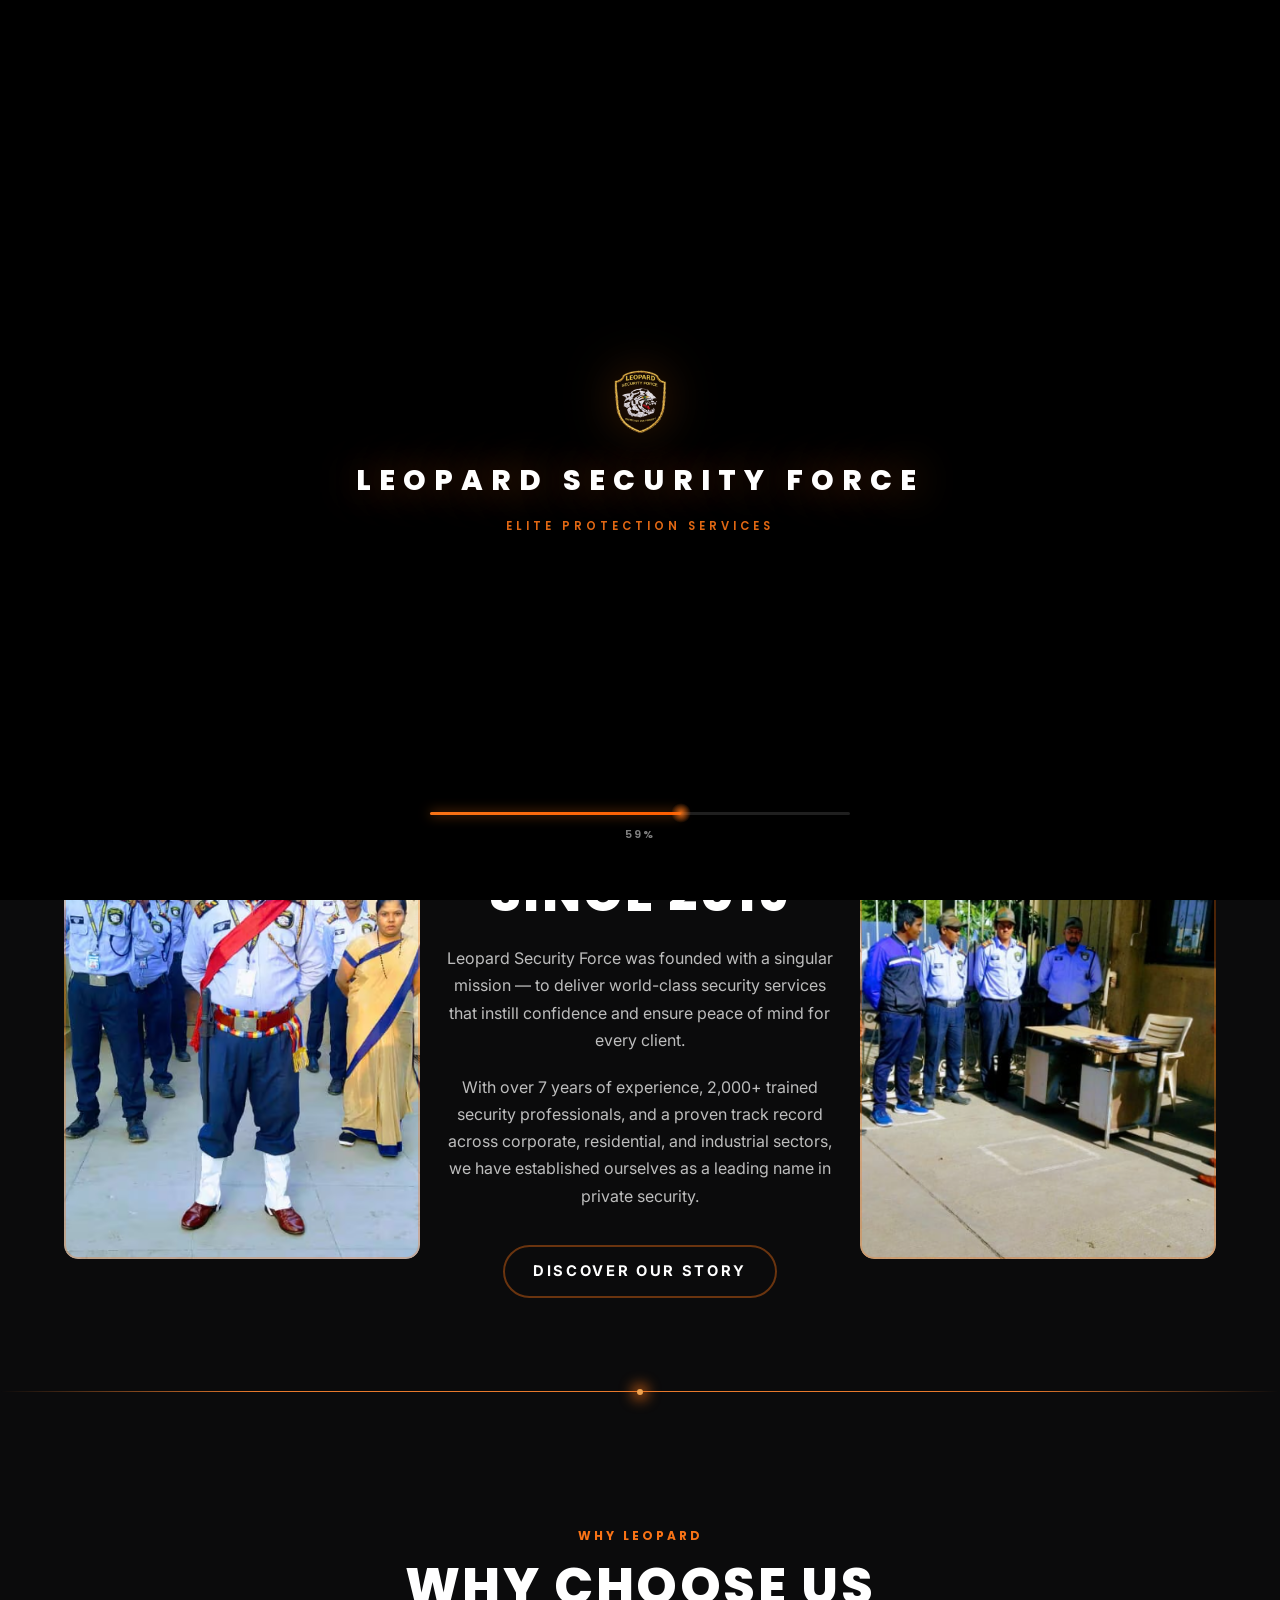
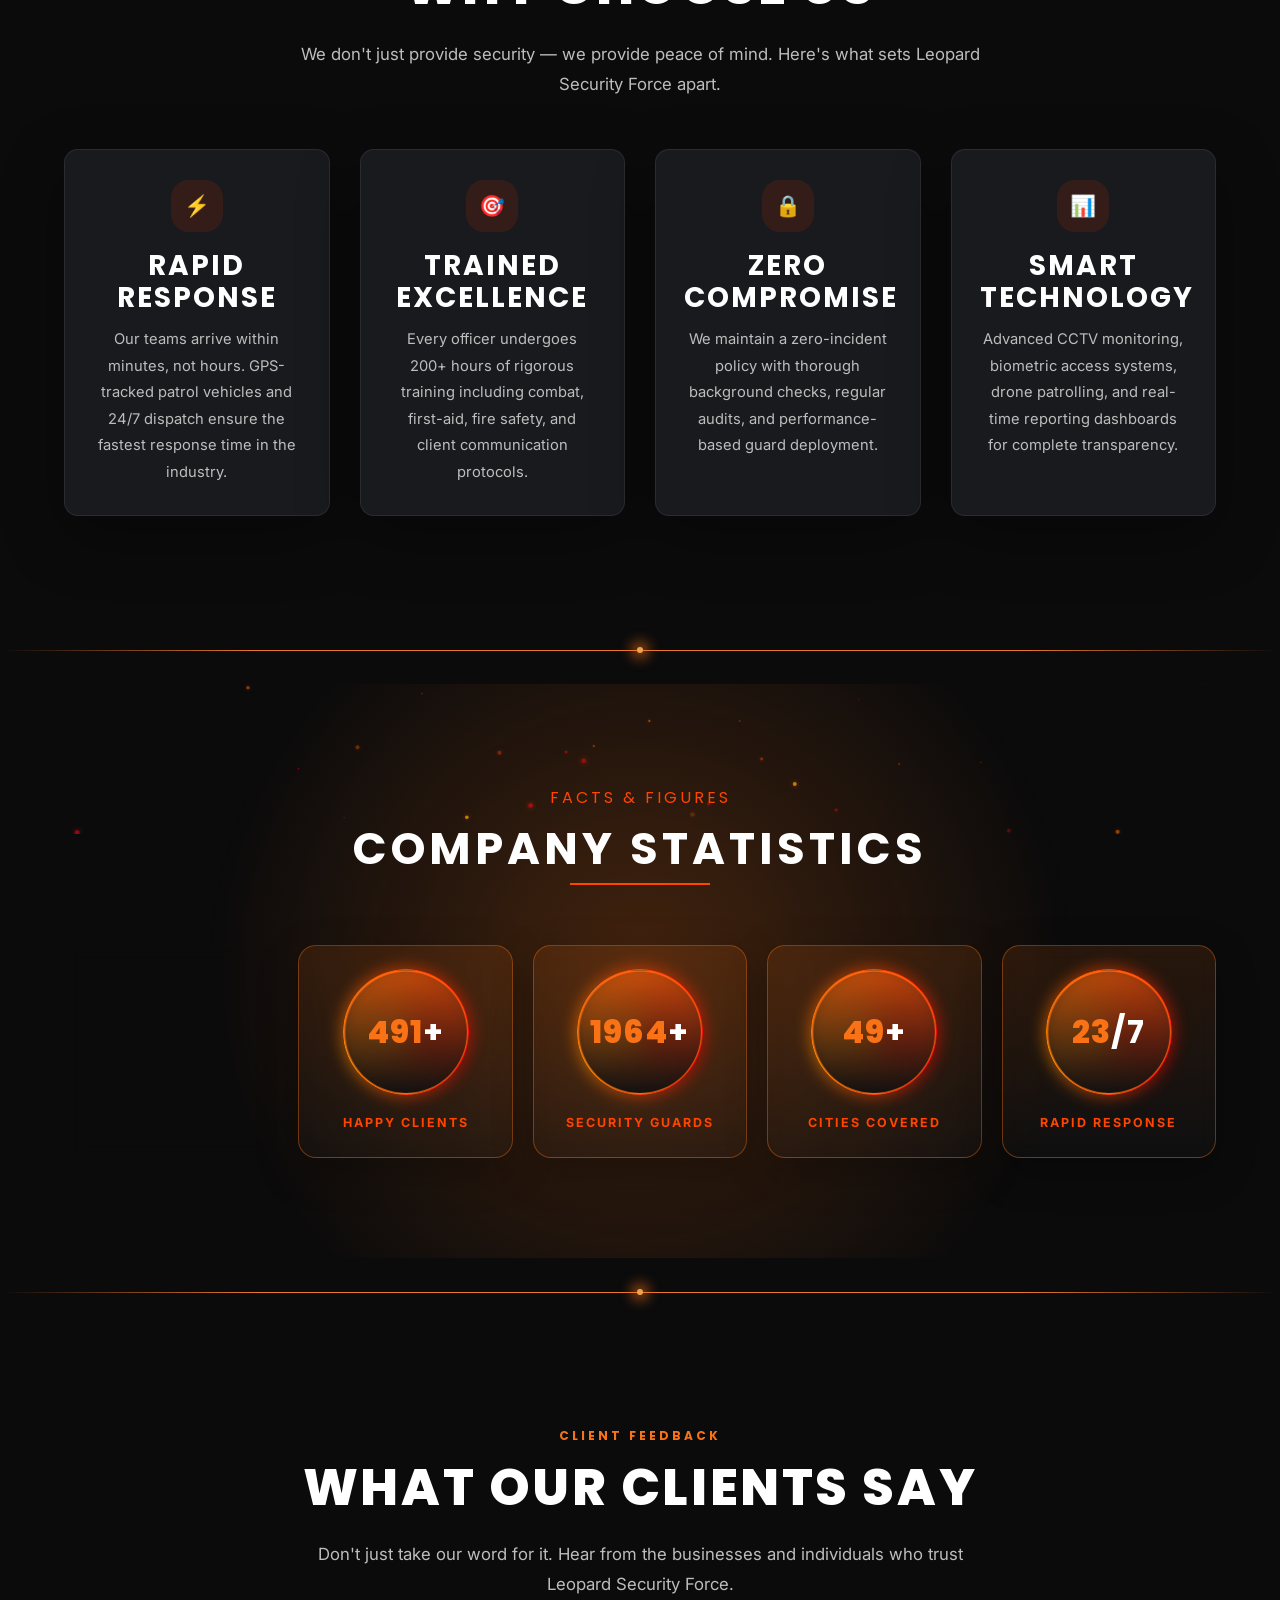
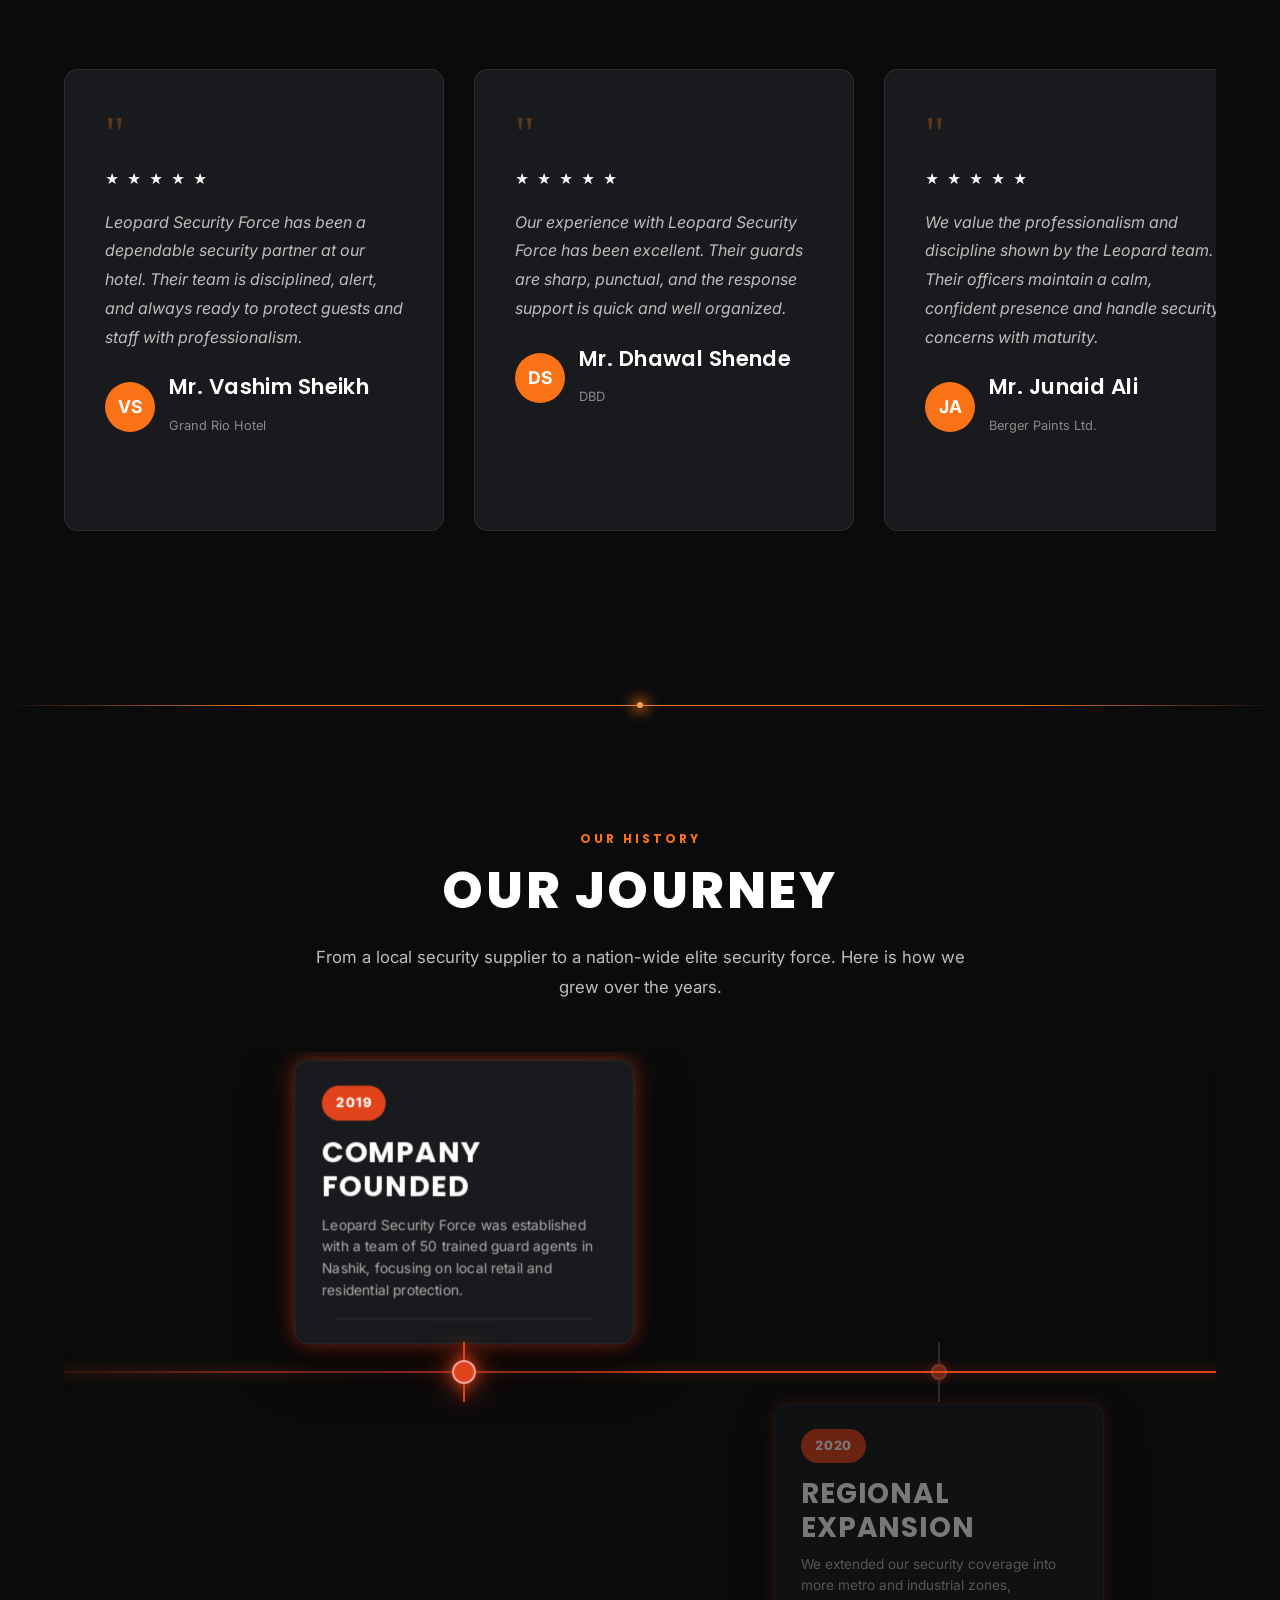
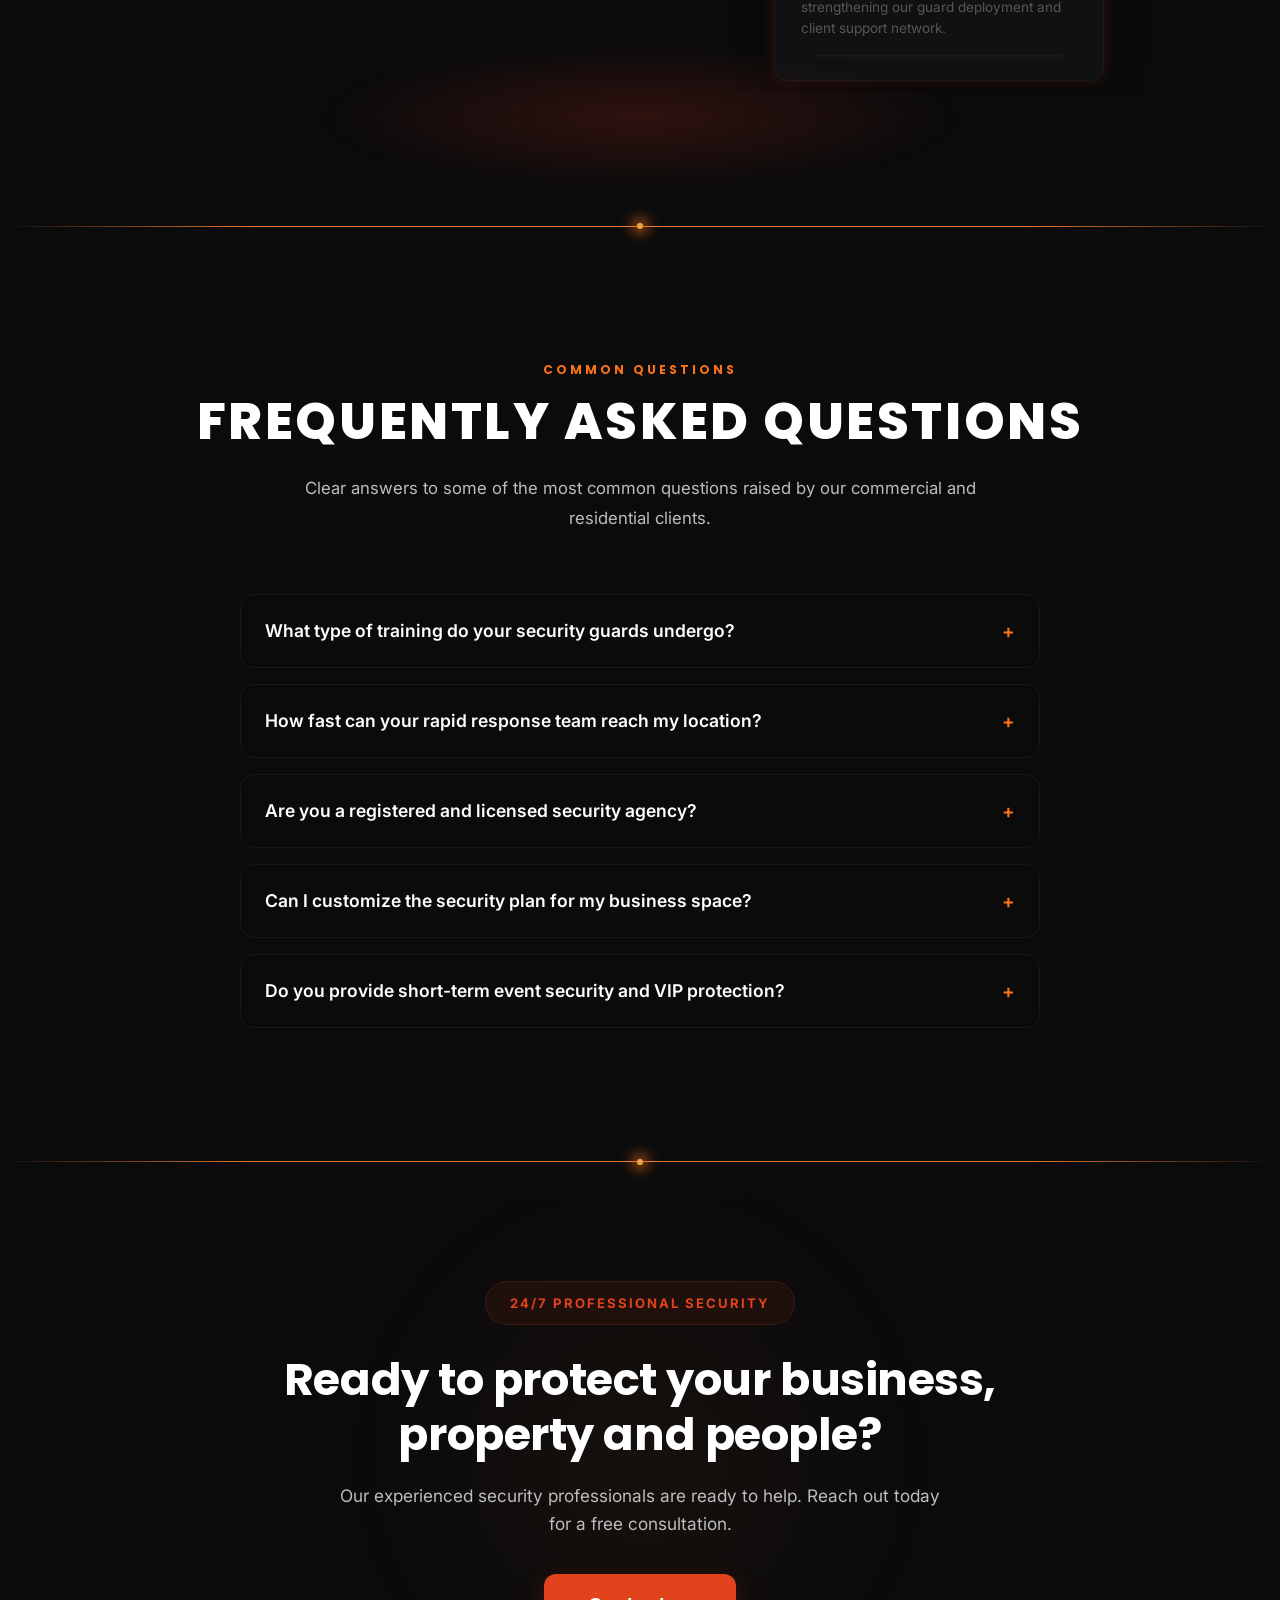
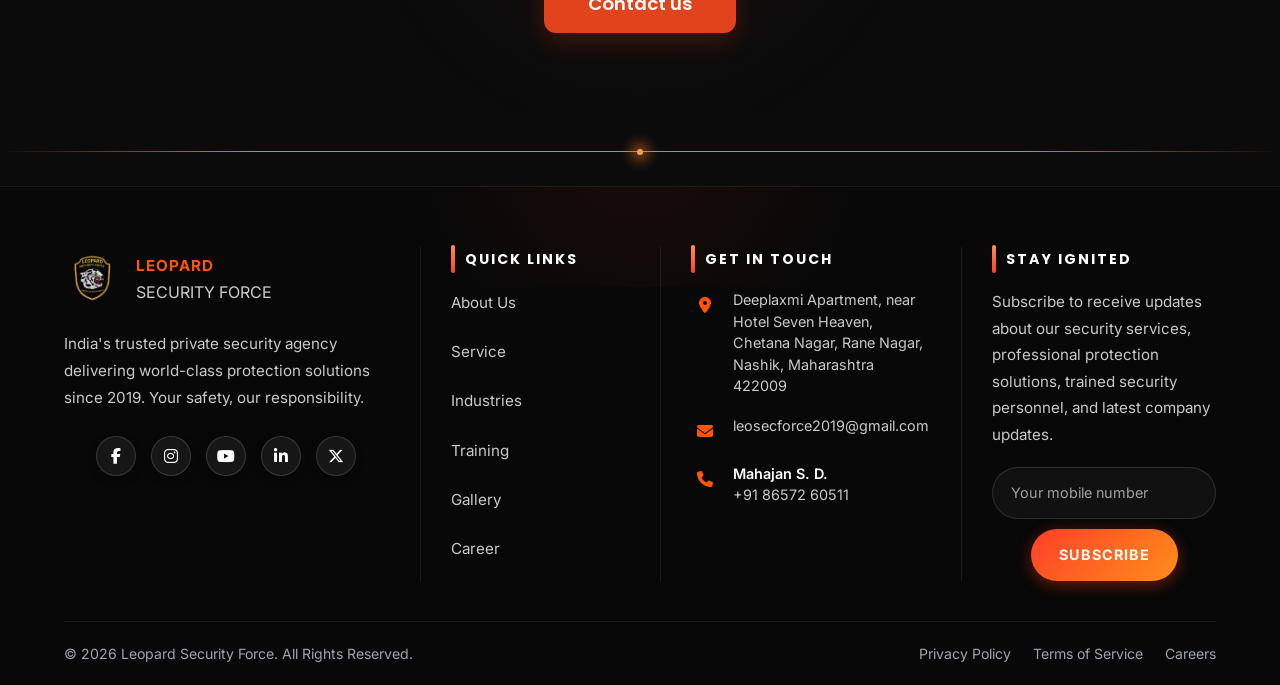
<file: index.html>
﻿<!DOCTYPE html>
<html lang="en">

<head>
  <meta charset="UTF-8">
  <meta name="viewport" content="width=device-width, initial-scale=1.0">
  <title>Leopard Security Force — Elite Protection & Security Services</title>
  <meta name="description"
    content="Leopard Security Force provides premium security solutions including armed guards, CCTV surveillance, event security, and corporate protection. Trusted by 500+ clients nationwide.">
  <meta name="keywords"
    content="security agency, armed guards, CCTV surveillance, event security, corporate protection, security services">
  <link rel="icon" type="image/png" href="logo.png">
  <style>
    /* Hide scrolling line / scrollbar globally on mobile, tablet, and laptop */
    html,
    body {
      overflow-x: hidden;
      scrollbar-width: none !important;
      /* Firefox */
      -ms-overflow-style: none !important;
      /* IE/Edge */
    }


    html::-webkit-scrollbar,
    body::-webkit-scrollbar,
    *::-webkit-scrollbar {
      display: none !important;
      width: 0 !important;
      height: 0 !important;
    }

    /* ============================
       HEADER NAVIGATION
       ============================ */
    .navbar {
      position: fixed;
      top: 0;
      left: 0;
      width: 100%;
      z-index: 9999;
      padding: 0;
      margin: 0;
      background: rgba(11, 11, 12, 0.95);
      border-bottom: 1px solid rgba(255, 255, 255, 0.08);
      backdrop-filter: blur(10px);
    }

    .navbar .container {
      position: relative;
      display: flex;
      align-items: center;
      justify-content: space-between;
      width: 100%;
      height: 48px;
      padding: 12px 30px;
    }

    .nav-logo {
      display: flex;
      align-items: center;
      gap: 0;
      flex: 0 0 auto;
      position: relative;
      z-index: 2;
    }

    .nav-logo .brand-mark {
      width: 38px;
      height: 38px;
      border-radius: 50%;
      background: transparent;
      display: grid;
      place-items: center;
      font-size: 1rem;
      font-weight: 800;
      letter-spacing: 0.18em;
      color: #fff;
      border: 2px solid #F97316;
      box-shadow: 0 0 20px rgba(249, 115, 22, 0.16);
      margin-right: 0;
    }

    .nav-logo-text {
      display: none;
    }

    .nav-logo-text span {
      display: none;
    }

    .nav-links {
      position: absolute;
      left: 50%;
      transform: translateX(-50%);
      display: flex;
      align-items: center;
      justify-content: center;
      gap: 32px;
      list-style: none;
      padding: 0;
      margin: 0;
    }

    .nav-links li {
      display: flex;
    }

    .nav-links a {
      position: relative;
      padding: 4px 0;
      font-size: 0.9rem;
      font-weight: 600;
      letter-spacing: 0.12em;
      text-transform: capitalize;
      color: rgba(255, 255, 255, 0.8);
      transition: color 0.25s ease;
      white-space: nowrap;
    }

    .nav-links a::after {
      content: '';
      position: absolute;
      left: 0;
      bottom: -4px;
      width: 0;
      height: 2px;
      background: #F97316;
      transition: width 0.25s ease;
    }

    .nav-links a:hover::after,
    .nav-links a.active::after {
      width: 100%;
    }

    .nav-links a:hover,
    .nav-links a.active {
      color: #fff;
    }

    .nav-contact-cta {
      display: inline-flex;
      align-items: center;
      justify-content: center;
      padding: 10px 22px;
      background: #F97316;
      color: #fff;
      font-family: 'Poppins', sans-serif;
      font-size: 0.8rem;
      font-weight: 700;
      letter-spacing: 0.12em;
      text-transform: uppercase;
      border-radius: 999px;
      box-shadow: 0 0 18px rgba(249, 115, 22, 0.24);
      transition: background 0.25s ease, transform 0.25s ease, box-shadow 0.25s ease;
      flex-shrink: 0;
      position: relative;
      z-index: 2;
      margin-left: auto;
    }

    .nav-contact-cta:hover {
      background: #EA580C;
      transform: translateY(-1px);
      box-shadow: 0 0 22px rgba(249, 115, 22, 0.36);
    }

    @media (max-width: 1200px) {
      .nav-links {
        gap: 24px;
      }

      .nav-links a {
        font-size: 0.88rem;
      }
    }

    @media (max-width: 900px) {
      .nav-links {
        display: none;
      }

      .nav-contact-cta {
        display: inline-flex;
        padding: 10px 18px;
        font-size: 0.74rem;
      }
    }

    /* ============================
       INTAKE MODAL OVERLAY
       ============================ */
    /* ============================
       INTAKE MODAL OVERLAY (Screenshot Redesign)
       ============================ */
    #intakeOverlay {
      position: fixed;
      inset: 0;
      z-index: 99999;
      display: none;
      flex-direction: column;
      align-items: center;
      justify-content: flex-start;
      padding: 2rem 1rem;
      overflow-y: auto;
      -webkit-overflow-scrolling: touch;
      background: rgba(7, 7, 9, 0.96);
      transition: opacity .4s ease;
    }

    #intakeOverlay.hidden {
      opacity: 0;
      pointer-events: none;
    }

    #intakeOverlay canvas {
      position: absolute;
      inset: 0;
      z-index: -3;
    }

    .intake-dot-grid {
      position: absolute;
      inset: 0;
      z-index: -2;
      opacity: .25;
      background-image: radial-gradient(circle, rgba(225, 68, 28, 0.15) 1px, transparent 1px);
      background-size: 26px 26px;
    }

    .intake-vignette {
      position: absolute;
      inset: 0;
      z-index: -1;
      background: radial-gradient(ellipse at center, transparent 0%, rgba(7, 7, 9, 0.6) 55%, rgba(7, 7, 9, 0.98) 100%);
    }

    .intake-radar {
      position: absolute;
      right: -6rem;
      top: -6rem;
      width: 380px;
      height: 380px;
      opacity: .14;
      border-radius: 50%;
    }

    .intake-radar-sweep {
      width: 100%;
      height: 100%;
      border-radius: 50%;
      background: conic-gradient(from 0deg, rgba(225, 68, 28, 0.85) 0deg, transparent 40deg, transparent 360deg);
      animation: intakeSweep 6s linear infinite;
    }

    @keyframes intakeSweep {
      to {
        transform: rotate(360deg);
      }
    }

    .intake-ping {
      position: absolute;
      width: 4px;
      height: 4px;
      border-radius: 50%;
      background: rgba(225, 68, 28, .8);
      box-shadow: 0 0 6px 2px rgba(225, 68, 28, .5);
      animation: intakeDrift linear infinite;
    }

    .intake-brand {
      margin-bottom: 1.4rem;
      text-align: center;
      display: flex;
      flex-direction: column;
      gap: .25rem;
    }

    .intake-brand .ibname {
      font-weight: 800;
      font-size: 1.35rem;
      color: #fff;
      letter-spacing: .02em;
      font-family: 'Poppins', sans-serif;
    }

    .intake-brand .ibsub {
      color: #E1441C;
      font-size: .68rem;
      font-weight: 700;
      letter-spacing: .22em;
      text-transform: uppercase;
      font-family: 'Poppins', sans-serif;
    }

    .intake-progress {
      width: 100%;
      max-width: 480px;
      margin-bottom: 1.4rem;
    }

    .intake-progress-top {
      display: flex;
      justify-content: space-between;
      font-size: .72rem;
      margin-bottom: .5rem;
      color: #888;
      letter-spacing: .12em;
      text-transform: uppercase;
      font-weight: 600;
    }

    .intake-progress-top .ipl {
      color: #E1441C;
      font-weight: 700;
    }

    .intake-progress-track {
      position: relative;
      height: 4px;
      border-radius: 99px;
      background: rgba(255, 255, 255, .1);
      overflow: hidden;
    }

    .intake-progress-fill {
      position: absolute;
      inset: 0 auto 0 0;
      border-radius: 99px;
      background: linear-gradient(90deg, #E1441C, #ff3b1d);
      box-shadow: 0 0 10px rgba(225, 68, 28, 0.7);
      transition: width .4s ease;
    }

    .intake-card {
      width: 100%;
      max-width: 480px;
      margin: auto 0;
      background: #0d0d0d;
      border: 1px solid rgba(225, 68, 28, 0.35);
      border-radius: 20px;
      padding: 2.2rem 2.2rem 2rem;
      box-shadow: 0 24px 60px rgba(0, 0, 0, .9);
      animation: intakeFadeUp .4s cubic-bezier(.22, 1, .36, 1);
    }

    @keyframes intakeFadeUp {
      from {
        opacity: 0;
        transform: translateY(14px);
      }

      to {
        opacity: 1;
        transform: translateY(0);
      }
    }

    .intake-eyebrow {
      color: #E1441C;
      font-size: .7rem;
      font-weight: 700;
      margin-bottom: .8rem;
      letter-spacing: .16em;
      text-transform: uppercase;
    }

    .intake-card h2 {
      font-size: 1.55rem;
      font-weight: 800;
      margin-bottom: 1.2rem;
      color: #fff;
      line-height: 1.25;
      font-family: 'Poppins', sans-serif;
    }

    .intake-card .intake-sub {
      color: #aaa;
      font-size: .88rem;
      margin-bottom: 1.4rem;
    }

    .intake-field {
      margin-bottom: 1.1rem;
    }

    .intake-field label {
      display: block;
      font-size: .68rem;
      color: #888;
      margin-bottom: .4rem;
      letter-spacing: .12em;
      text-transform: uppercase;
      font-weight: 600;
    }

    .intake-field input {
      width: 100%;
      background: #141414;
      border: 1px solid #E1441C;
      border-radius: 10px;
      padding: .85rem 1rem;
      color: #ffffff;
      font-size: .95rem;
      outline: none;
      transition: border-color .2s, box-shadow .2s;
      font-family: inherit;
    }

    .intake-field input:focus {
      border-color: #E1441C;
      box-shadow: 0 0 0 3px rgba(225, 68, 28, .3);
      background: #181818;
    }

    .intake-field .ierr {
      color: #ff4444;
      font-size: .72rem;
      margin-top: .35rem;
    }

    .intake-options {
      display: grid;
      grid-template-columns: 1fr 1fr;
      gap: .7rem;
    }

    .intake-options.single,
    .intake-options.timeline-horizontal {
      grid-template-columns: 1fr;
    }

    .intake-opt {
      border: 1px solid rgba(255, 255, 255, .1);
      background: #141414;
      border-radius: 10px;
      padding: .8rem 1rem;
      text-align: left;
      font-size: .9rem;
      color: #d0d0d0;
      font-weight: 500;
      transition: .2s;
      cursor: pointer;
      font-family: inherit;
    }

    .intake-opt:hover {
      border-color: rgba(225, 68, 28, .5);
      color: #fff;
      background: #181818;
    }

    .intake-opt.selected {
      border: 1.5px solid #E1441C;
      background: rgba(225, 68, 28, .14);
      color: #E1441C;
      font-weight: 600;
      box-shadow: 0 0 10px rgba(225, 68, 28, .25);
    }

    .intake-row {
      display: flex;
      gap: .8rem;
      margin-top: 1.5rem;
    }

    .intake-btn {
      border-radius: 10px;
      padding: .85rem 1.2rem;
      font-size: .9rem;
      font-weight: 700;
      letter-spacing: .02em;
      transition: .2s;
      cursor: pointer;
      border: none;
      font-family: inherit;
    }

    .intake-btn-primary {
      flex: 1;
      background: #E1441C !important;
      color: #fff !important;
      box-shadow: 0 4px 14px rgba(225, 68, 28, .35) !important;
    }

    .intake-btn-primary:hover {
      background: #c53814 !important;
      transform: translateY(-1px);
    }

    .intake-btn-primary:disabled {
      opacity: .4;
      cursor: not-allowed;
      box-shadow: none;
    }

    .intake-btn-ghost {
      background: #141414;
      border: 1px solid rgba(255, 255, 255, .15);
      color: #e0e0e0;
      border-radius: 10px;
      padding: .85rem 1.2rem;
      font-size: .9rem;
      font-weight: 600;
    }

    .intake-btn-ghost:hover {
      border-color: #E1441C;
      color: #fff;
      background: #181818;
    }

    .intake-skip {
      margin-top: 1.6rem;
      background: none;
      border: none;
      color: #777;
      font-size: .78rem;
      text-decoration: underline;
      text-underline-offset: 4px;
      cursor: pointer;
      font-family: inherit;
      transition: color .2s;
    }

    .intake-skip:hover {
      color: #bbb;
    }

    .intake-spinner {
      width: 14px;
      height: 14px;
      border: 2px solid rgba(255, 255, 255, .2);
      border-top-color: #fff;
      border-radius: 50%;
      animation: intakeSpin .6s linear infinite;
      display: inline-block;
      vertical-align: -2px;
      margin-right: 6px;
    }

    @keyframes intakeSpin {
      to {
        transform: rotate(360deg);
      }
    }

    .intake-error-box {
      border: 1px solid rgba(255, 50, 50, .35);
      background: rgba(255, 50, 50, .08);
      border-radius: 8px;
      padding: .65rem .9rem;
      font-size: .8rem;
      color: #ff5555;
      margin-bottom: .8rem;
    }

    .intake-cursor {
      display: inline-block;
      width: 2px;
      height: .85em;
      background: #F97316;
      margin-left: 2px;
      vertical-align: middle;
      animation: intakeBlink 1s step-end infinite;
    }

    @keyframes intakeBlink {
      50% {
        opacity: 0;
      }
    }

    #intakeSuccess {
      position: fixed;
      inset: 0;
      z-index: 100000;
      display: none;
      align-items: center;
      justify-content: center;
      background: #0A0C0E;
      text-align: center;
      padding: 2rem;
      overflow: hidden;
    }

    #intakeSuccess.show {
      display: flex;
    }

    #intakeSuccess .is-glow {
      position: absolute;
      inset: 0;
      background: radial-gradient(ellipse at center, rgba(249, 115, 22, .25) 0%, rgba(10, 12, 14, .92) 55%, #0A0C0E 100%);
    }

    #intakeSuccess .is-star {
      position: absolute;
      width: 2px;
      height: 2px;
      border-radius: 50%;
      background: #fff;
      animation: isTwinkle 3.5s ease-in-out infinite;
    }

    @keyframes isTwinkle {

      0%,
      100% {
        opacity: .12;
      }

      50% {
        opacity: .85;
      }
    }

    #intakeSuccess .is-content {
      position: relative;
      z-index: 1;
      max-width: 460px;
    }

    .is-check {
      width: 60px;
      height: 60px;
      border-radius: 50%;
      border: 1px solid rgba(249, 115, 22, .45);
      background: rgba(249, 115, 22, .15);
      display: flex;
      align-items: center;
      justify-content: center;
      margin: 0 auto 1.3rem;
      box-shadow: 0 0 28px rgba(249, 115, 22, .4);
    }

    #intakeSuccess h1 {
      font-size: 2rem;
      font-weight: 700;
      color: #fff;
    }

    #intakeSuccess p {
      color: #999;
      margin-top: .8rem;
      line-height: 1.6;
      font-size: .9rem;
    }

    .is-explore-btn {
      margin-top: 1.8rem;
      background: #F97316;
      color: #fff;
      border: none;
      border-radius: 99px;
      padding: .85rem 2rem;
      font-size: .88rem;
      font-weight: 600;
      cursor: pointer;
      box-shadow: 0 0 22px rgba(249, 115, 22, .35);
      transition: .2s;
      font-family: inherit;
    }

    .is-explore-btn:hover {
      background: #EA580C;
    }

    .is-redirect {
      margin-top: .8rem;
      font-size: .65rem;
      color: rgba(255, 255, 255, .5);
    }

    /* Star Rating */
    #intakeOverlay .intake-stars,
    #iStars,
    .intake-stars {
      display: flex !important;
      flex-direction: row !important;
      gap: 0.75rem !important;
      justify-content: center !important;
      align-items: center !important;
      margin: 1rem 0 1.2rem !important;
      padding: 0.75rem 0.6rem !important;
      background: rgba(255, 215, 0, 0.06) !important;
      border-radius: 14px !important;
      border: 1px solid rgba(255, 215, 0, 0.3) !important;
      box-shadow: inset 0 0 15px rgba(255, 215, 0, 0.08), 0 4px 20px rgba(0, 0, 0, 0.4) !important;
      width: 100% !important;
      max-width: 100% !important;
      box-sizing: border-box !important;
    }

    #intakeOverlay .intake-star-btn,
    #iStars .intake-star-btn,
    .intake-star-btn {
      background: none !important;
      padding: 0.35rem !important;
      border-radius: 8px !important;
      transition: transform 0.2s ease !important;
      border: none !important;
      cursor: pointer !important;
      display: inline-flex !important;
      align-items: center !important;
      justify-content: center !important;
      touch-action: manipulation !important;
      -webkit-tap-highlight-color: transparent !important;
      flex-shrink: 0 !important;
      width: auto !important;
      max-width: 44px !important;
      min-width: unset !important;
      min-height: unset !important;
    }

    .intake-star-btn:hover,
    .intake-star-btn:active {
      transform: scale(1.22);
    }

    .intake-star-btn svg {
      width: 44px;
      height: 44px;
      stroke: #FFD700;
      stroke-width: 2.2;
      fill: rgba(255, 215, 0, 0.35);
      transition: all 0.2s ease;
      filter: drop-shadow(0 0 6px rgba(255, 215, 0, 0.5));
    }

    .intake-star-btn:hover svg,
    .intake-star-btn.active svg {
      fill: #FFD700;
      stroke: #FFA500;
      stroke-width: 2.5;
      filter: drop-shadow(0 0 14px rgba(255, 215, 0, 1)) drop-shadow(0 0 6px rgba(255, 165, 0, 0.9));
    }

    .intake-rating-hint {
      text-align: center;
      font-size: .78rem;
      color: #888;
      min-height: 1.2em;
      margin-bottom: .8rem;
    }

    .intake-rating-hint.good {
      color: #4CAF50;
    }

    .intake-rating-hint.low {
      color: #ff6666;
    }

    /* Textarea */
    .intake-field textarea {
      width: 100%;
      background: rgba(255, 255, 255, .04);
      border: 1px solid rgba(255, 255, 255, .12);
      border-radius: 8px;
      padding: .75rem 1rem;
      color: #f0f0f0;
      font-size: .88rem;
      outline: none;
      transition: border-color .2s;
      resize: vertical;
      min-height: 80px;
      font-family: inherit;
    }

    .intake-field textarea:focus {
      border-color: #F97316;
    }

    /* Success pings green */
    .intake-ping-green {
      position: absolute;
      width: 4px;
      height: 4px;
      border-radius: 50%;
      background: rgba(76, 175, 80, .7);
      box-shadow: 0 0 8px 3px rgba(76, 175, 80, .4);
      animation: intakeDrift linear infinite;
    }

    @media (max-width:768px) {
      #intakeOverlay {
        padding: 1.5rem 0.75rem;
      }

      .intake-card {
        padding: 1.75rem 1.4rem;
        border-radius: 16px;
      }

      .intake-stars {
        gap: 0.5rem;
        padding: 0.6rem 0.5rem;
        margin: 0.8rem 0 1rem;
      }

      .intake-star-btn {
        padding: 0.3rem;
      }

      .intake-star-btn svg {
        width: 38px;
        height: 38px;
      }
    }

    @media (max-width:480px) {
      #intakeOverlay {
        padding: 1rem 0.5rem;
      }

      .intake-card {
        padding: 1.25rem 1rem;
      }

      .intake-card h2 {
        font-size: 1.25rem;
      }

      .intake-stars {
        gap: 0.4rem;
        padding: 0.5rem 0.4rem;
        margin: 0.7rem 0 0.9rem;
      }

      .intake-star-btn {
        padding: 0.25rem;
      }

      .intake-star-btn svg {
        width: 34px;
        height: 34px;
      }
    }

    @media (max-width:360px) {
      .intake-stars {
        gap: 0.3rem;
        padding: 0.4rem 0.3rem;
      }

      .intake-star-btn svg {
        width: 30px;
        height: 30px;
      }
    }

    @media (max-height: 520px) and (orientation: landscape) {
      #intakeOverlay {
        padding: 0.75rem 0.5rem;
        justify-content: flex-start;
      }

      .intake-card {
        padding: 1rem 1.2rem;
        margin: 0.5rem 0;
      }

      .intake-brand {
        margin-bottom: 0.5rem;
      }

      .intake-progress {
        margin-bottom: 0.5rem;
      }

      .intake-stars {
        margin: 0.5rem 0 0.7rem;
        padding: 0.35rem;
      }

      .intake-star-btn svg {
        width: 28px;
        height: 28px;
      }
    }
  </style>
  <link rel="stylesheet" href="style.css">
  <link rel="stylesheet" href="tracker.css">
  <link rel="stylesheet" href="design-system.css">
  <link rel="stylesheet" href="https://cdnjs.cloudflare.com/ajax/libs/font-awesome/6.5.2/css/all.min.css" />

  <style>
    * {
      margin: 0;
      padding: 0;
      box-sizing: border-box;
    }

    .hero-banner {
      width: 100%;
      margin: 0;
      padding: 0;
      line-height: 0;
      display: block;
    }

    .hero-image {
      width: 100%;
      height: auto;
      display: block;
      margin: 0;
      padding: 0;
    }

    .hero-divider {
      position: relative;
      width: 100%;
      height: 28px;
      background: #0B0B0C;
      overflow: hidden;
      margin-top: -12px;
      padding: 0;
      z-index: 10;
    }

    .hero-divider .glow {
      position: absolute;
      left: 0;
      right: 0;
      top: 0;
      height: 36px;
      background: radial-gradient(ellipse 60% 100% at 50% 0%, rgba(225, 68, 28, 0.22) 0%, transparent 80%);
    }

    .hero-divider .top-line {
      position: absolute;
      left: 0;
      right: 0;
      top: 0;
      height: 2px;
      background: linear-gradient(to right, transparent 0%, rgba(225, 68, 28, 0.3) 15%, #E1441C 50%, rgba(225, 68, 28, 0.3) 85%, transparent 100%);
      box-shadow: 0 0 10px rgba(225, 68, 28, 0.5);
    }

    .hero-divider .spark {
      display: none;
    }
  </style>
</head>

<body>

  <!-- ========== CINEMATIC VIDEO PRELOADER ========== -->
  <div id="preloader" role="status" aria-label="Loading Leopard Security Force">
    <!-- Video background -->
    <video id="preloader-video" autoplay loop muted playsinline preload="auto">
      <source src="loadervideo.mp4" type="video/mp4">
    </video>

    <!-- Dark overlay vignette -->
    <div class="preloader-vignette"></div>

    <!-- Brand overlay -->
    <div class="preloader-brand">
      <img src="logo.png" alt="Leopard Security Force Logo" class="preloader-logo">
      <div class="preloader-brand-name">LEOPARD SECURITY FORCE</div>
      <div class="preloader-brand-tag">ELITE PROTECTION SERVICES</div>
    </div>

    <!-- Bottom progress bar -->
    <div class="preloader-progress-wrap">
      <div class="preloader-progress-bar">
        <div class="preloader-progress-fill" id="preloader-fill"></div>
        <div class="preloader-progress-glow" id="preloader-glow"></div>
      </div>
      <div class="preloader-percent" id="preloader-pct">0%</div>
    </div>
  </div>

  <!-- ========== INTAKE OVERLAY (7-Step Wizard) ========== -->
  <div id="intakeOverlay" style="display:none;">
    <canvas id="intakeCanvas"></canvas>
    <div class="intake-dot-grid"></div>
    <div class="intake-vignette"></div>
    <div class="intake-radar">
      <div class="intake-radar-sweep"></div>
    </div>
    <div id="intakePings"></div>

    <div class="intake-brand">
      <div class="ibname">Leopard Security Force</div>
      <div class="ibsub">Premium Protection Intake</div>
    </div>

    <div class="intake-progress" id="intakeProgressWrap">
      <div class="intake-progress-top">
        <span class="ipl">Clearance Intake</span>
        <span id="intakeStepCount">01 / 07</span>
      </div>
      <div class="intake-progress-track">
        <div class="intake-progress-fill" id="intakeProgressFill" style="width:14%"></div>
      </div>
    </div>

    <div id="intakeStepArea"></div>

    <button class="intake-skip" id="intakeSkipBtn">Skip for now</button>
  </div>

  <!-- ========== INTAKE SUCCESS SCREEN ========== -->
  <div id="intakeSuccess">
    <div class="is-glow"></div>
    <div id="isStars"></div>
    <div id="isPings"></div>
    <div class="is-content">
      <div class="is-check">
        <svg width="26" height="26" viewBox="0 0 24 24" fill="none">
          <path d="M4 12.5L9.5 18L20 6" stroke="#4CAF50" stroke-width="2.5" stroke-linecap="round"
            stroke-linejoin="round" />
        </svg>
      </div>
      <h1 id="isThankName">Thank You, Guest.</h1>
      <p id="isThankMsg">Your request has been received successfully.<br />Our security experts will contact you
        shortly.</p>
      <button class="is-explore-btn" id="isExploreBtn">Explore Website →</button>
      <div class="is-redirect" id="isRedirectNote">Redirecting automatically in 5s…</div>
    </div>
  </div>



  <!-- ========== NAVBAR ========== -->
  <nav class="navbar home-navbar" id="navbar">
    <div class="container">
      <a href="#" class="nav-logo" aria-label="Leopard Security Force">
        <div class="brand-circle">
          <img src="logo.png" alt="Leopard Shield Logo">
        </div>
        <div class="nav-logo-text">
          <div class="brand-name">LEOPARD</div>
          <div class="brand-sub">SECURITY FORCE</div>
        </div>
      </a>

      <ul class="nav-links" id="navLinks">
        <li><a href="#home" class="active">Home</a></li>
        <li><a href="about.html">About Us</a></li>
        <li><a href="service.html">Service</a></li>
        <li><a href="industries.html">Industries</a></li>
        <li><a href="training.html">Training</a></li>
        <li><a href="gallery.html">Gallery</a></li>
        <li><a href="career.html">Career</a></li>
      </ul>

      <a href="#contact" class="nav-contact-cta">Contact Us</a>
      <div class="hamburger" id="hamburger">
        <span></span><span></span><span></span>
      </div>
    </div>
  </nav>

  <!-- Mobile Menu -->
  <div class="mobile-menu" id="mobileMenu">
    <a href="#home">Home</a>
    <a href="about.html">About Us</a>
    <a href="service.html">Service</a>
    <a href="industries.html">Industries</a>
    <a href="training.html">Training</a>
    <a href="gallery.html">Gallery</a>
    <a href="#contact">Contact Us</a>
    <a href="career.html">Career</a>
  </div>

  <style>
    /* Global scrollbar suppression */
    html,
    body {
      overflow-x: hidden;
      scrollbar-width: none !important;
      -ms-overflow-style: none !important;
    }

    html::-webkit-scrollbar,
    body::-webkit-scrollbar,
    *::-webkit-scrollbar {
      display: none !important;
      width: 0 !important;
      height: 0 !important;
    }

    /* Navbar Customization */
    .navbar {
      position: fixed;
      top: 0;
      left: 0;
      width: 100%;
      z-index: 9999;
      padding: 16px 0;
      margin: 0;
      background: rgba(11, 11, 12, 0.7);
      backdrop-filter: blur(12px);
      -webkit-backdrop-filter: blur(12px);
      border-bottom: 1px solid rgba(255, 255, 255, 0.05);
    }

    .navbar .container {
      display: flex;
      align-items: center;
      justify-content: space-between;
      width: 100%;
      max-width: 1380px;
      margin: 0 auto;
      padding: 0 40px;
      box-sizing: border-box;
    }

    .nav-logo {
      display: flex;
      align-items: center;
      gap: 12px;
      text-decoration: none;
    }

    .nav-logo .brand-circle {
      width: 44px;
      height: 44px;
      display: flex;
      align-items: center;
      justify-content: center;
    }

    .nav-logo .brand-circle img {
      width: 40px;
      height: 40px;
      object-fit: contain;
    }

    .nav-logo-text {
      display: flex;
      flex-direction: column;
      line-height: 1.1;
    }

    .nav-logo-text .logo-bold-orange {
      font-family: 'Poppins', sans-serif;
      font-weight: 800;
      font-size: 1.3rem;
      color: #F97316;
      letter-spacing: 0.05em;
    }

    .nav-logo-text .logo-white-text {
      font-family: 'Poppins', sans-serif;
      font-weight: 700;
      font-size: 0.65rem;
      color: #FFFFFF;
      letter-spacing: 0.16em;
      text-transform: uppercase;
    }

    .nav-links {
      display: flex;
      align-items: center;
      gap: 30px;
      list-style: none;
      padding: 0;
      margin: 0;
    }

    .nav-links a {
      position: relative;
      padding: 6px 0;
      font-family: 'Poppins', sans-serif;
      font-size: 0.82rem;
      font-weight: 600;
      letter-spacing: 0.1em;
      text-transform: uppercase;
      color: rgba(255, 255, 255, 0.85);
      text-decoration: none;
      transition: color 0.25s ease;
    }

    .nav-links a.active::after,
    .nav-links a:hover::after {
      content: '';
      position: absolute;
      left: 0;
      bottom: -2px;
      width: 100%;
      height: 2px;
      background: #F97316;
    }

    .nav-contact-cta {
      display: inline-flex;
      align-items: center;
      justify-content: center;
      padding: 10px 24px;
      background: #F97316;
      color: #FFFFFF;
      font-family: 'Poppins', sans-serif;
      font-size: 0.8rem;
      font-weight: 700;
      letter-spacing: 0.08em;
      text-transform: uppercase;
      border-radius: 999px;
      text-decoration: none;
      box-shadow: 0 0 20px rgba(249, 115, 22, 0.35);
      transition: all 0.3s ease;
    }

    .nav-contact-cta:hover {
      background: #EA580C;
      box-shadow: 0 0 25px rgba(249, 115, 22, 0.6);
      transform: translateY(-1px);
    }

    /* Hero Main Section */
    .hero-exact {
      position: relative;
      width: 100%;
      min-height: auto;
      display: flex;
      align-items: flex-start;
      justify-content: center;
      background: #09090B;
      overflow: hidden;
      padding: 0 0 20px 0;
      /* top padding removed per request */
      box-sizing: border-box;
    }

    /* Hero background layer image */
    .hero-bg-exact {
      position: absolute;
      inset: 0;
      z-index: 1;
      /* use the <img> inside this div as the source of truth */
      background: none;
      display: flex;
      align-items: flex-start;
      /* top align so full image top is visible */
      justify-content: center;
    }

    /* Ensure the inserted image displays the full banner without cropping */
    .hero-bg-exact .hero-bg-img-exact {
      width: 100vw;
      /* make the image span full viewport width */
      max-width: none;
      height: auto;
      /* keep aspect ratio */
      max-height: none;
      object-fit: none;
      display: block;
      margin: 0;
      pointer-events: none;
      align-self: flex-start;
      /* ensure top of image is anchored */
    }

    .hero-banner {
      width: 100%;
      margin: 0;
      padding: 0;
      line-height: 0;
      display: block;
    }

    .hero-image {
      width: 100%;
      height: auto;
      display: block;
      margin: 0;
      padding: 0;
    }

    .hero-divider {
      position: relative;
      width: 100%;
      height: 36px;
      background: #0B0B0C;
      overflow: hidden;
      margin: 0;
      padding: 0;
      display: block;
    }

    .hero-divider .glow-wide,
    .hero-divider .glow-top {
      position: absolute;
      left: 0;
      right: 0;
      top: 0;
      height: 36px;
      background: radial-gradient(ellipse 60% 100% at 50% 0%, rgba(225, 68, 28, 0.22) 0%, transparent 80%);
    }

    .hero-divider .top-line {
      position: absolute;
      left: 0;
      right: 0;
      top: 0;
      height: 2px;
      background: linear-gradient(to right, transparent 0%, rgba(225, 68, 28, 0.3) 15%, #E1441C 50%, rgba(225, 68, 28, 0.3) 85%, transparent 100%);
      box-shadow: 0 0 10px rgba(225, 68, 28, 0.5);
    }

    .hero-divider .spark {
      display: none;
    }

    /* Reduce global container padding to tighten layout */
    /* Remove ALL spacing between navbar and hero image */
    body {
      margin: 0;
      padding: 0;
    }

    /* Restored original navbar styles earlier in the file; removed simplified duplicate rules */

    /* Vignette Overlay */
    .hero-overlay-exact {
      /* disable vignette overlay so background displays untouched */
      position: absolute;
      inset: 0;
      display: none;
      z-index: 2;
    }

    .hero-container-exact {
      position: relative;
      z-index: 4;
      display: flex;
      align-items: center;
      justify-content: space-between;
      gap: 32px;
      width: 100%;
      max-width: 1380px;
      margin: 0 auto;
      padding: 0 40px;
      box-sizing: border-box;
      min-height: 100%;
    }

    .hero-left-exact {
      flex: 0 0 55%;
      max-width: 55%;
      display: flex;
      flex-direction: column;
      justify-content: flex-start;
      align-items: flex-start;
      min-height: auto;
      padding: 0;
      z-index: 5;
    }

    /* Eyebrow */
    .hero-eyebrow-exact {
      font-family: 'Poppins', sans-serif;
      font-size: 0.9rem;
      font-weight: 700;
      color: #F97316;
      letter-spacing: 0.22em;
      text-transform: uppercase;
      margin-bottom: 8px;
    }

    /* Title Styling */
    .hero-title-exact {
      position: relative;
      margin: 0 0 12px 0;
      display: flex;
      flex-direction: column;
      align-items: flex-start;
      max-width: 680px;
      line-height: 1;
    }

    .hero-title-exact .line-leopard,
    .hero-title-exact .line-the-security,
    .hero-title-exact .line-force,
    .hero-title-exact .word-the,
    .hero-title-exact .word-security {
      position: absolute;
      width: 1px;
      height: 1px;
      overflow: hidden;
      clip: rect(0, 0, 0, 0);
      white-space: nowrap;
      border: 0;
    }

    .hero-title-3d-img {
      display: block;
      width: 100%;
      max-width: 920px;
      height: auto;
      margin: -28px 0 0 0;
      transform: scale(1.38);
      transform-origin: top left;
      mix-blend-mode: screen;
      filter: drop-shadow(0 6px 30px rgba(0, 0, 0, 0.55));
      pointer-events: none;
    }

    .hero-title-exact .line-the-security {
      display: flex;
      align-items: baseline;
      gap: 14px;
    }

    .hero-title-exact .word-the {
      font-family: 'Poppins', sans-serif;
      font-style: italic;
      font-size: clamp(2.2rem, 4vw, 3.6rem);
      font-weight: 400;
      color: #E5E7EB;
      text-transform: uppercase;
    }

    .hero-title-exact .word-security {
      font-family: 'Poppins', sans-serif;
      font-size: clamp(3.4rem, 7vw, 6.2rem);
      font-weight: 900;
      color: #FFFFFF;
      letter-spacing: 0.01em;
      text-transform: uppercase;
    }

    .hero-title-exact .line-force {
      font-family: 'Poppins', sans-serif;
      font-size: clamp(4.8rem, 9vw, 8.2rem);
      font-weight: 900;
      color: #FFFFFF;
      letter-spacing: 0.01em;
      text-transform: uppercase;
    }

    /* Divider Line with Flare */
    .hero-divider-exact {
      position: relative;
      width: 100%;
      max-width: 620px;
      height: 2px;
      background: linear-gradient(90deg, transparent 0%, rgba(249, 115, 22, 0.3) 15%, #F97316 45%, #FF6B00 50%, #F97316 55%, rgba(249, 115, 22, 0.3) 85%, transparent 100%);
      margin: 18px auto 28px;
      box-shadow: 0 0 8px rgba(249, 115, 22, 0.5), 0 0 20px rgba(249, 115, 22, 0.2);
    }

    /* Bright center flare orb */
    .hero-divider-exact::before {
      content: '';
      position: absolute;
      left: 50%;
      top: 50%;
      transform: translate(-50%, -50%);
      width: 40px;
      height: 40px;
      background: radial-gradient(circle, rgba(255, 200, 100, 0.6) 0%, rgba(249, 115, 22, 0.3) 35%, transparent 70%);
      border-radius: 50%;
      pointer-events: none;
    }

    .hero-divider-exact::after {
      content: '';
      position: absolute;
      left: 50%;
      top: 50%;
      transform: translate(-50%, -50%);
      width: 8px;
      height: 8px;
      background: radial-gradient(circle, #FFFFFF 0%, #FFD699 40%, #F97316 80%);
      border-radius: 50%;
      box-shadow: 0 0 6px 3px rgba(255, 200, 100, 0.9), 0 0 16px 6px rgba(249, 115, 22, 0.8), 0 0 35px 14px rgba(249, 115, 22, 0.4), 0 0 60px 20px rgba(249, 115, 22, 0.15);
    }

    .hero-copy-below {
      display: flex;
      justify-content: center;
      padding: 20px 20px 36px;
      width: 100%;
    }

    .hero-copy-inner {
      width: 100%;
      max-width: 840px;
      text-align: center;
    }

    .hero-copy-below .hero-desc-exact {
      margin: 0 auto 18px;
    }

    .hero-copy-below .hero-features-exact {
      justify-content: center;
      margin: 0 auto;
    }

    /* Subtitle */
    .hero-desc-exact {
      font-family: 'Poppins', sans-serif;
      font-size: 1.02rem;
      font-weight: 400;
      color: #D1D5DB;
      line-height: 1.75;
      max-width: 560px;
      margin: 0 0 18px 0;
    }

    .hero-cta-support {
      display: flex;
      flex-wrap: wrap;
      align-items: center;
      gap: 18px;
      margin-bottom: 40px;
      font-family: 'Poppins', sans-serif;
      font-size: 0.92rem;
      font-weight: 500;
      color: rgba(255, 255, 255, 0.78);
      letter-spacing: 0.08em;
    }

    .hero-cta-support span {
      position: relative;
      padding-left: 18px;
    }

    .hero-cta-support span:first-child {
      padding-left: 0;
    }

    .hero-cta-support span:not(:first-child)::before {
      content: '';
      position: absolute;
      left: 0;
      top: 50%;
      transform: translateY(-50%);
      width: 1px;
      height: 16px;
      background: rgba(255, 255, 255, 0.25);
    }

    /* Buttons */
    .hero-btns-exact {
      display: flex;
      align-items: center;
      gap: 16px;
      margin-bottom: 48px;
    }

    .btn-exact-primary {
      display: inline-flex;
      align-items: center;
      gap: 10px;
      padding: 14px 32px;
      background: #F97316;
      color: #FFFFFF;
      font-family: 'Poppins', sans-serif;
      font-size: 0.85rem;
      font-weight: 700;
      letter-spacing: 0.1em;
      text-transform: uppercase;
      border-radius: 999px;
      text-decoration: none;
      box-shadow: 0 0 24px rgba(249, 115, 22, 0.4);
      transition: all 0.3s ease;
      border: 1px solid #F97316;
    }

    .btn-exact-primary:hover {
      background: #EA580C;
      border-color: #EA580C;
      box-shadow: 0 0 32px rgba(249, 115, 22, 0.65);
      transform: translateY(-2px);
    }

    .btn-exact-secondary {
      display: inline-flex;
      align-items: center;
      gap: 10px;
      padding: 14px 32px;
      background: rgba(18, 18, 20, 0.7);
      color: #FFFFFF;
      font-family: 'Poppins', sans-serif;
      font-size: 0.85rem;
      font-weight: 700;
      letter-spacing: 0.1em;
      text-transform: uppercase;
      border-radius: 999px;
      text-decoration: none;
      border: 1px solid rgba(255, 255, 255, 0.25);
      transition: all 0.3s ease;
    }

    .btn-exact-secondary:hover {
      border-color: #F97316;
      color: #F97316;
      background: rgba(249, 115, 22, 0.1);
      transform: translateY(-2px);
    }

    /* 4 Feature Items at Bottom */
    .hero-features-exact {
      display: flex;
      align-items: center;
      gap: 28px;
      width: 100%;
      max-width: 720px;
      flex-wrap: wrap;
    }

    .feature-item-exact {
      display: flex;
      align-items: center;
      gap: 12px;
    }

    .feature-item-exact i {
      font-size: 1.3rem;
      color: #F97316;
      flex-shrink: 0;
    }

    .feature-item-exact .feature-text-exact {
      display: flex;
      flex-direction: column;
      line-height: 1.25;
    }

    .feature-item-exact .feature-title-exact {
      font-family: 'Poppins', sans-serif;
      font-size: 0.78rem;
      font-weight: 700;
      color: #FFFFFF;
      letter-spacing: 0.08em;
      text-transform: uppercase;
    }

    .feature-item-exact .feature-sub-exact {
      font-family: 'Poppins', sans-serif;
      font-size: 0.75rem;
      font-weight: 600;
      color: #FFFFFF;
      letter-spacing: 0.08em;
      text-transform: uppercase;
    }

    .feature-divider-exact {
      width: 1px;
      height: 28px;
      background: rgba(255, 255, 255, 0.15);
    }

    .hero-right-exact {
      flex: 0 0 45%;
      max-width: 45%;
      display: none;
    }

    @media (max-width: 1100px) {
      .hero-container-exact {
        padding: 0 24px;
      }

      .hero-left-exact {
        flex: 0 0 60%;
        max-width: 60%;
        padding-right: 0;
      }

      .hero-right-exact {
        flex: 0 0 40%;
        max-width: 40%;
      }

      .hero-features-exact {
        gap: 16px;
      }

      .feature-divider-exact {
        display: none;
      }
    }

    @media (max-width: 900px) {
      .hero-exact {
        padding-top: 5px;
        min-height: auto;
      }

      .hero-container-exact {
        flex-direction: column;
        align-items: flex-start;
      }

      .hero-left-exact {
        flex: 0 0 100%;
        max-width: 100%;
      }

      .hero-right-exact {
        flex: 0 0 100%;
        max-width: 100%;
        justify-content: center;
        margin-top: 30px;
      }

      .hero-guard-img-exact {
        max-height: 50vh;
      }
    }

    @media (max-width: 600px) {
      .hero-btns-exact {
        flex-direction: column;
        width: 100%;
      }

      .btn-exact-primary,
      .btn-exact-secondary {
        width: 100%;
        justify-content: center;
      }

      .hero-features-exact {
        display: grid;
        grid-template-columns: 1fr 1fr;
        gap: 16px;
      }
    }
  </style>

  <!-- ========== HERO SECTION ========== -->
  <section class="hero-banner">
    <img src="a111.png" alt="Leopard Security Force" class="hero-image">
  </section>

  <!-- Divider -->
  <div class="hero-divider">
    <div class="glow"></div>
    <div class="top-line"></div>
    <span class="spark" style="width:2px; height:2px; left:18%; top:20%;"></span>
    <span class="spark" style="width:2px; height:2px; left:82%; top:24%;"></span>
    <span class="spark" style="width:1.5px; height:1.5px; left:38%; top:55%;"></span>
    <span class="spark" style="width:1.5px; height:1.5px; left:62%; top:48%;"></span>
    <span class="spark" style="width:1.5px; height:1.5px; left:50%; top:75%;"></span>
  </div>

  <!-- ========== WHO WE ARE ========== -->
  <section class="about" id="whoweare" style="padding: 100px 0 60px;">
    <div class="container">
      <div class="about-grid about-grid-centered">
        <div class="gallery-rotator-box about-rotator reveal about-image-left" data-rotate-delay="4000">
          <div class="gallery-rotator-slide gallery-item active">
            <img src="a27.png" alt="Gallery Image 1">
          </div>
          <div class="gallery-rotator-slide gallery-item">
            <img src="51.png" alt="Gallery Image 3">
          </div>
          <div class="gallery-rotator-slide gallery-item">
            <img src="47.png" alt="Gallery Image 4">
          </div>
          <div class="gallery-rotator-slide gallery-item">
            <img src="31.png" alt="Gallery Image 5">
          </div>
        </div>
        <div class="about-text reveal about-text-middle">
          <div class="section-label">Who We Are</div>
          <h2 class="section-title">TRUSTED GUARDIANS<br>SINCE 2019</h2>
          <p>Leopard Security Force was founded with a singular mission — to deliver world-class security services
            that
            instill confidence and ensure peace of mind for every client.</p>
          <p>With over 7 years of experience, 2,000+ trained security professionals, and a proven track record across
            corporate, residential, and industrial sectors, we have established ourselves as a leading name in private
            security.</p>
          <a href="about.html" class="btn btn-outline" style="margin-top: 15px;">Discover Our Story</a>
        </div>
        <div class="gallery-rotator-box about-rotator reveal about-image-right" data-rotate-delay="4000">
          <div class="gallery-rotator-slide gallery-item active">
            <img src="45.png" alt="Gallery Image 8">
          </div>
          <div class="gallery-rotator-slide gallery-item">
            <img src="a15.png" alt="Gallery Image 11">
          </div>
          <div class="gallery-rotator-slide gallery-item">
            <img src="a19.png" alt="Gallery Image 9">
          </div>
          <div class="gallery-rotator-slide gallery-item">
            <img src="b8.jpeg" alt="Gallery Image 14">
          </div>
        </div>
      </div>
    </div>
  </section>
  <div class="space-divider" aria-hidden="true">
    <div class="divider-line"></div>
    <span class="glow-dot"></span>
  </div>
  <!-- ========== WHY CHOOSE US ========== -->
  <section class="why-us" id="whyus">
    <div class="container">
      <div class="why-us-header reveal">
        <div class="section-label">Why Leopard</div>
        <h2 class="section-title">WHY CHOOSE US</h2>
        <p class="section-desc">We don't just provide security — we provide peace of mind. Here's what sets Leopard
          Security Force apart.</p>
      </div>
      <div class="why-grid">
        <div class="why-card reveal">
          <div class="why-icon">⚡</div>
          <h3>RAPID RESPONSE</h3>
          <p>Our teams arrive within minutes, not hours. GPS-tracked patrol vehicles and 24/7 dispatch ensure the
            fastest response time in the industry.</p>
        </div>
        <div class="why-card reveal">
          <div class="why-icon">🎯</div>
          <h3>TRAINED EXCELLENCE</h3>
          <p>Every officer undergoes 200+ hours of rigorous training including combat, first-aid, fire safety, and
            client communication protocols.</p>
        </div>
        <div class="why-card reveal">
          <div class="why-icon">🔒</div>
          <h3>ZERO COMPROMISE</h3>
          <p>We maintain a zero-incident policy with thorough background checks, regular audits, and performance-based
            guard deployment.</p>
        </div>
        <div class="why-card reveal">
          <div class="why-icon">📊</div>
          <h3>SMART TECHNOLOGY</h3>
          <p>Advanced CCTV monitoring, biometric access systems, drone patrolling, and real-time reporting dashboards
            for complete transparency.</p>
        </div>
      </div>
    </div>
  </section>
  <div class="space-divider" aria-hidden="true">
    <div class="divider-line"></div>
    <span class="glow-dot"></span>
  </div>
  <!-- ========== COMPANY STATISTICS ========== -->
  <section class="stats-banner" id="stats">
    <canvas id="statsCanvas"
      style="position: absolute; inset: 0; width: 100%; height: 100%; pointer-events: none; z-index: 1;"></canvas>
    <div class="container" style="position: relative; z-index: 2;">
      <div class="stats-header reveal" style="text-align: center; margin-bottom: 60px;">
        <div
          style="font-family: var(--font-display); font-size: 1rem; letter-spacing: 3px; color: #ff4500; text-transform: uppercase; margin-bottom: 12px;">
          FACTS & FIGURES
        </div>
        <h2
          style="font-family: var(--font-display); font-size: 1.8rem; letter-spacing: 4px; color: #ffffff; text-transform: uppercase; margin-bottom: 8px;">
          COMPANY STATISTICS</h2>
        <div style="width: 140px; height: 2px; background: #ff4500; margin: 0 auto;"></div>
      </div>
      <div class="stats-grid">
        <div class="stat-item reveal">
          <div class="stat-circle">
            <span class="counter" data-target="7">0</span>+
          </div>
          <p>Years Experience</p>
        </div>
        <div class="stat-item reveal">
          <div class="stat-circle">
            <span class="counter" data-target="500">0</span>+
          </div>
          <p>Happy Clients</p>
        </div>
        <div class="stat-item reveal">
          <div class="stat-circle">
            <span class="counter" data-target="2000">0</span>+
          </div>
          <p>Security Guards</p>
        </div>
        <div class="stat-item reveal">
          <div class="stat-circle">
            <span class="counter" data-target="50">0</span>+
          </div>
          <p>Cities Covered</p>
        </div>
        <div class="stat-item reveal">
          <div class="stat-circle">
            <span class="counter" data-target="24">0</span>/7
          </div>
          <p>Rapid Response</p>
        </div>
      </div>
    </div>
  </section>
  <div class="space-divider" aria-hidden="true">
    <div class="divider-line"></div>
    <span class="glow-dot"></span>
  </div>
  <!-- ========== TESTIMONIALS ========== -->
  <section class="testimonials" id="testimonials">
    <div class="container">
      <div class="testimonials-header reveal">
        <div class="section-label">Client Feedback</div>
        <h2 class="section-title">WHAT OUR CLIENTS SAY</h2>
        <p class="section-desc">Don't just take our word for it. Hear from the businesses and individuals who trust
          Leopard Security Force.</p>
      </div>
      <div class="testimonials-slider">
        <!-- Review 1 -->
        <div class="testimonial-card reveal">
          <div class="testimonial-quote">"</div>
          <div class="testimonial-stars">★ ★ ★ ★ ★</div>
          <p>Leopard Security Force has been a dependable security partner at our hotel. Their team is disciplined,
            alert, and always ready to protect guests and staff with professionalism.</p>
          <div class="testimonial-author">
            <div class="testimonial-avatar">VS</div>
            <div>
              <h4>Mr. Vashim Sheikh</h4>
              <span>Grand Rio Hotel</span>
            </div>
          </div>
        </div>

        <!-- Review 2 -->
        <div class="testimonial-card reveal">
          <div class="testimonial-quote">"</div>
          <div class="testimonial-stars">★ ★ ★ ★ ★</div>
          <p>Our experience with Leopard Security Force has been excellent. Their guards are sharp, punctual, and the
            response support is quick and well organized.</p>
          <div class="testimonial-author">
            <div class="testimonial-avatar">DS</div>
            <div>
              <h4>Mr. Dhawal Shende</h4>
              <span>DBD</span>
            </div>
          </div>
        </div>

        <!-- Review 3 -->
        <div class="testimonial-card reveal">
          <div class="testimonial-quote">"</div>
          <div class="testimonial-stars">★ ★ ★ ★ ★</div>
          <p>We value the professionalism and discipline shown by the Leopard team. Their officers maintain a calm,
            confident presence and handle security concerns with maturity.</p>
          <div class="testimonial-author">
            <div class="testimonial-avatar">JA</div>
            <div>
              <h4>Mr. Junaid Ali</h4>
              <span>Berger Paints Ltd.</span>
            </div>
          </div>
        </div>

        <!-- Review 4 -->
        <div class="testimonial-card reveal">
          <div class="testimonial-quote">"</div>
          <div class="testimonial-stars">★ ★ ★ ★ ★</div>
          <p>Leopard Security Force has given us a reliable security solution for our infrastructure operations. Their
            team is highly responsible and consistent during every shift.</p>
          <div class="testimonial-author">
            <div class="testimonial-avatar">LM</div>
            <div>
              <h4>Mr. Lovekesh Mahajan</h4>
              <span>Swasrik Infra Pvt. Ltd.</span>
            </div>
          </div>
        </div>

        <!-- Review 5 -->
        <div class="testimonial-card reveal">
          <div class="testimonial-quote">"</div>
          <div class="testimonial-stars">★ ★ ★ ★ ★</div>
          <p>The Leopard team has always displayed strong discipline, readiness, and professionalism. Their service
            quality has helped us feel secure at all times.</p>
          <div class="testimonial-author">
            <div class="testimonial-avatar">SM</div>
            <div>
              <h4>Mr. Mali</h4>
              <span>Client</span>
            </div>
          </div>
        </div>

        <!-- Review 6 -->
        <div class="testimonial-card reveal">
          <div class="testimonial-quote">"</div>
          <div class="testimonial-stars">★ ★ ★ ★ ★</div>
          <p>We appreciate the quality of service and alert approach used by Leopard Security Force. The team is
            dependable, well organized, and highly professional in field operations.</p>
          <div class="testimonial-author">
            <div class="testimonial-avatar">PU</div>
            <div>
              <h4>Mr. Parag Ughade</h4>
              <span>RMC</span>
            </div>
          </div>
        </div>

        <!-- Review 7 -->
        <div class="testimonial-card reveal">
          <div class="testimonial-quote">"</div>
          <div class="testimonial-stars">★ ★ ★ ★ ★</div>
          <p>Working with Leopard Security Force has been smooth and dependable. Their team is proactive, disciplined,
            and delivers reassuring coverage for our business environment.</p>
          <div class="testimonial-author">
            <div class="testimonial-avatar">SK</div>
            <div>
              <h4>Mr. Sahil Kundani</h4>
              <span>Director, Zepto</span>
            </div>
          </div>
        </div>

        <!-- Review 8 -->
        <div class="testimonial-card reveal">
          <div class="testimonial-quote">"</div>
          <div class="testimonial-stars">★ ★ ★ ★ ★</div>
          <p>Leopard Security Force brings professionalism and attention to detail into every assignment. Their guards
            make us feel safer and more confident in daily operations.</p>
          <div class="testimonial-author">
            <div class="testimonial-avatar">JM</div>
            <div>
              <h4>Mrs. Jayashri Mahajan</h4>
              <span>Founder, Polarity Multi Solutions (PMS)</span>
            </div>
          </div>
        </div>

        <!-- Review 9 -->
        <div class="testimonial-card reveal">
          <div class="testimonial-quote">"</div>
          <div class="testimonial-stars">★ ★ ★ ★ ★</div>
          <p>We have been impressed by the confidence, discipline, and responsible conduct of the Leopard team. Their
            presence adds a strong layer of trust to our business operations.</p>
          <div class="testimonial-author">
            <div class="testimonial-avatar">AJ</div>
            <div>
              <h4>Adv. Avinash Jadhav</h4>
              <span>Client</span>
            </div>
          </div>
        </div>

        <!-- Review 10 -->
        <div class="testimonial-card reveal">
          <div class="testimonial-quote">"</div>
          <div class="testimonial-stars">★ ★ ★ ★ ★</div>
          <p>We are pleased with the quality and professionalism delivered by the Leopard Security Force team. Their
            guards maintain a calm, confident posture and act with great responsibility.</p>
          <div class="testimonial-author">
            <div class="testimonial-avatar">PJ</div>
            <div>
              <h4>Premanand Jadhav</h4>
              <span>Chairman, Kranti Jyoti Vidyalay</span>
            </div>
          </div>
        </div>

        <!-- Review 11 -->
        <div class="testimonial-card reveal">
          <div class="testimonial-quote">"</div>
          <div class="testimonial-stars">★ ★ ★ ★ ★</div>
          <p>Leopard Security Force has shown a high level of professionalism and reliability in every deployment.
            Their
            approach to safety and operational support has been excellent.</p>
          <div class="testimonial-author">
            <div class="testimonial-avatar">VM</div>
            <div>
              <h4>Vinod Mahale</h4>
              <span>Client</span>
            </div>
          </div>
        </div>

        <!-- Review 12 -->
        <div class="testimonial-card reveal">
          <div class="testimonial-quote">"</div>
          <div class="testimonial-stars">★ ★ ★ ★ ★</div>
          <p>Our association with Leopard Security Force has been very positive. Their team is serious, punctual, and
            ensures a dependable safety environment for everyone around them.</p>
          <div class="testimonial-author">
            <div class="testimonial-avatar">DB</div>
            <div>
              <h4>Dr. Ambadas Bacchav</h4>
              <span>MD, Janseva Hospital</span>
            </div>
          </div>
        </div>
      </div>
    </div>
  </section>
  <div class="space-divider" aria-hidden="true">
    <div class="divider-line"></div>
    <span class="glow-dot"></span>
  </div>
  <!-- ========== OUR JOURNEY — HORIZONTAL TIMELINE ========== -->
  <section class="journey" id="journey">
    <div class="container">
      <div class="journey-header reveal">
        <div class="section-label">Our History</div>
        <h2 class="section-title">OUR JOURNEY</h2>
        <p class="section-desc">From a local security supplier to a nation-wide elite security force. Here is how we
          grew over the years.</p>
      </div>

      <!-- Horizontal Scrolling Wrapper -->
      <div class="timeline-horizontal-wrapper" id="timelineWrapper">
        <!-- Center Horizontal Line -->
        <div class="timeline-center-line"></div>

        <!-- Track with all items -->
        <div class="journey-timeline-track" id="journeyTrack">

          <!-- Year 2019 — ABOVE -->
          <div class="timeline-item timeline-above active" data-index="0">
            <div class="timeline-node">
              <span class="node-tick" style="top:-12px"></span>
              <span class="node-tick" style="bottom:-12px"></span>
              <span class="node-dot"></span>
            </div>
            <div class="timeline-card">
              <span class="timeline-badge-year">2019</span>
              <h3>Company Founded</h3>
              <p>Leopard Security Force was established with a team of 50 trained guard agents in Nashik, focusing on
                local retail and residential protection.</p>
              <div class="card-active-line"></div>
            </div>
          </div>

          <!-- Year 2020 — BELOW -->
          <div class="timeline-item timeline-below" data-index="1">
            <div class="timeline-node">
              <span class="node-tick" style="top:-12px"></span>
              <span class="node-tick" style="bottom:-12px"></span>
              <span class="node-dot"></span>
            </div>
            <div class="timeline-card">
              <span class="timeline-badge-year">2020</span>
              <h3>Regional Expansion</h3>
              <p>We extended our security coverage into more metro and industrial zones, strengthening our guard
                deployment and client support network.</p>
              <div class="card-active-line"></div>
            </div>
          </div>

          <!-- Year 2021 — ABOVE -->
          <div class="timeline-item timeline-above" data-index="2">
            <div class="timeline-node">
              <span class="node-tick" style="top:-12px"></span>
              <span class="node-tick" style="bottom:-12px"></span>
              <span class="node-dot"></span>
            </div>
            <div class="timeline-card">
              <span class="timeline-badge-year">2021</span>
              <h3>Technological Shift</h3>
              <p>Integrated state-of-the-art AI-powered CCTV surveillance systems, UAV/drone patrolling, and built our
                Central Monitoring control room.</p>
              <div class="card-active-line"></div>
            </div>
          </div>

          <!-- Year 2024 — BELOW -->
          <div class="timeline-item timeline-below" data-index="3">
            <div class="timeline-node">
              <span class="node-tick" style="top:-12px"></span>
              <span class="node-tick" style="bottom:-12px"></span>
              <span class="node-dot"></span>
            </div>
            <div class="timeline-card">
              <span class="timeline-badge-year">2024</span>
              <h3>Trusted Nationwide Presence</h3>
              <p>Expanded across premium commercial and residential projects with a stronger training matrix and faster
                client response systems.</p>
              <div class="card-active-line"></div>
            </div>
          </div>

          <!-- Year 2026 — ABOVE -->
          <div class="timeline-item timeline-above" data-index="4">
            <div class="timeline-node">
              <span class="node-tick" style="top:-12px"></span>
              <span class="node-tick" style="bottom:-12px"></span>
              <span class="node-dot"></span>
            </div>
            <div class="timeline-card">
              <span class="timeline-badge-year">2026</span>
              <h3>India's Trusted Force</h3>
              <p>Now trusted by over 500+ premium corporate partners and housing 2,000+ active, elite-trained agents
                nationwide.</p>
              <div class="card-active-line"></div>
            </div>
          </div>

        </div>
      </div>

      <!-- Bottom Glow -->
      <div class="timeline-bottom-glow"></div>
    </div>
  </section>
  <div class="space-divider" aria-hidden="true">
    <div class="divider-line"></div>
    <span class="glow-dot"></span>
  </div>
  <!-- ========== FAQ SECTION ========== -->
  <section class="faq" id="faq">
    <div class="container">
      <div class="faq-header reveal">
        <div class="section-label">Common Questions</div>
        <h2 class="section-title">FREQUENTLY ASKED QUESTIONS</h2>
        <p class="section-desc">Clear answers to some of the most common questions raised by our commercial and
          residential clients.</p>
      </div>
      <div class="faq-grid reveal">
        <!-- Item 1 -->
        <div class="faq-item">
          <button class="faq-question">
            <span>What type of training do your security guards undergo?</span>
            <span class="faq-icon">+</span>
          </button>
          <div class="faq-answer">
            <p>Every Leopard Security guard undergoes a mandatory 200+ hours of physical and theoretical training.
              This
              covers drill and combat maneuvers, advanced medical first-aid training, customer relations, conflict
              management, fire mitigation protocols, and real-time dashboard operations.</p>
          </div>
        </div>
        <!-- Item 2 -->
        <div class="faq-item">
          <button class="faq-question">
            <span>How fast can your rapid response team reach my location?</span>
            <span class="faq-icon">+</span>
          </button>
          <div class="faq-answer">
            <p>We deploy GPS-tracked squad patrol cars to ensure coverage zones. If an emergency alarm is raised from
              a
              subscriber location, our rapid response team will coordinate with control dispatch to reach your
              location
              in minutes.</p>
          </div>
        </div>
        <!-- Item 3 -->
        <div class="faq-item">
          <button class="faq-question">
            <span>Are you a registered and licensed security agency?</span>
            <span class="faq-icon">+</span>
          </button>
          <div class="faq-answer">
            <p>Yes, Leopard Security Force is a fully licensed security agency complying with the Private Security
              Agencies Regulation Act (PSARA). We operate in full compliance with state and central statutory
              requirements, including guard insurance, PF, and complete background verification check clearance.</p>
          </div>
        </div>
        <!-- Item 4 -->
        <div class="faq-item">
          <button class="faq-question">
            <span>Can I customize the security plan for my business space?</span>
            <span class="faq-icon">+</span>
          </button>
          <div class="faq-answer">
            <p>Absolutely. We conduct detailed threat and risk assessments of your premises at zero charge before
              drafting a proposal. We then structure custom deployment points, select specialized (armed or unarmed)
              guards, and integrate relevant surveillance tech tailored precisely to your budget and operations.</p>
          </div>
        </div>
        <!-- Item 5 -->
        <div class="faq-item">
          <button class="faq-question">
            <span>Do you provide short-term event security and VIP protection?</span>
            <span class="faq-icon">+</span>
          </button>
          <div class="faq-answer">
            <p>Yes, we provide specialized temporary protection squads for public events, product launches, VIP
              travels,
              and executive board meetings. These forces are trained specifically in crowd control, VIP path clearing,
              emergency exit sweeps, and threat containment.</p>
          </div>
        </div>
      </div>
    </div>
  </section>

  <!-- Space Divider -->
  <div class="space-divider" aria-hidden="true">
    <div class="divider-line"></div>
    <span class="glow-dot"></span>
  </div>

  <!-- ========== CTA SECTION ========== -->
  <section class="cta-banner" id="cta-banner">
    <div class="cta-bg-glow"></div>
    <div class="container">
      <div class="cta-content">
        <span class="cta-badge">24/7 Professional Security</span>
        <h2 class="cta-title">Ready to protect your business, property and people?</h2>
        <p class="cta-desc">Our experienced security professionals are ready to help. Reach out today for a free
          consultation.</p>
        <div class="cta-buttons">
          <a href="#contact" class="cta-btn-modern">Contact us</a>
        </div>
      </div>
    </div>
  </section>

  <!-- Space Divider -->
  <div class="space-divider" aria-hidden="true">
    <div class="divider-line"></div>
    <span class="glow-dot"></span>
  </div>

  <!-- ========== FOOTER ========== -->
  <footer class="footer" id="contact">
    <div class="container footer-container">
      <div class="footer-grid">
        <div class="footer-col footer-brand-col">
          <div class="footer-logo-panel">
            <img src="logo.png" alt="Leopard Security Force Logo"
              style="width: 56px; height: 56px; object-fit: contain;">
            <div class="footer-logo-text">
              <span>LEOPARD</span> SECURITY FORCE
            </div>
          </div>
          <p class="footer-description">
            India's trusted private security agency delivering world-class protection solutions since 2019. Your safety,
            our responsibility.
          </p>
          <div class="social-icons">
            <a href="https://www.facebook.com/share/1DNwx6XEmj/" target="_blank" class="social-icon"
              aria-label="Facebook">
              <i class="fa-brands fa-facebook-f"></i>
            </a>
            <a href="https://www.instagram.com/leosecforce2019?utm_source=qr&igsh=MTRhYWx6dDUzMm91aA==" target="_blank"
              class="social-icon" aria-label="Instagram">
              <i class="fa-brands fa-instagram"></i>
            </a>
            <a href="#" target="_blank" class="social-icon" aria-label="YouTube">
              <i class="fa-brands fa-youtube"></i>
            </a>
            <a href="https://www.linkedin.com/in/mahajan-s-d-595b53104?utm_source=share_via&utm_content=profile&utm_medium=member_android"
              target="_blank" class="social-icon" aria-label="LinkedIn">
              <i class="fa-brands fa-linkedin-in"></i>
            </a>
            <a href="https://x.com/LEOSECFORCE2019" target="_blank" class="social-icon" aria-label="X">
              <i class="fa-brands fa-x-twitter"></i>
            </a>
          </div>
        </div>

        <div class="footer-col footer-links-col">
          <h4 class="footer-heading">Quick Links</h4>
          <ul class="footer-links">
            <li><a href="about.html">About Us</a></li>
            <li><a href="service.html">Service</a></li>
            <li><a href="industries.html">Industries</a></li>
            <li><a href="training.html">Training</a></li>
            <li><a href="gallery.html">Gallery</a></li>
            <li><a href="career.html">Career</a></li>
          </ul>
        </div>

        <div class="footer-col footer-contact-col">
          <h4 class="footer-heading">Get in Touch</h4>
          <div class="footer-contact-item">
            <span class="footer-contact-icon"><i class="fa-solid fa-location-dot"></i></span>
            <p>Deeplaxmi Apartment, near Hotel Seven Heaven, Chetana Nagar, Rane Nagar, Nashik, Maharashtra 422009</p>
          </div>
          <div class="footer-contact-item">
            <span class="footer-contact-icon"><i class="fa-solid fa-envelope"></i></span>
            <p><a href="mailto:leosecforce2019@gmail.com">leosecforce2019@gmail.com</a></p>
          </div>
          <div class="footer-contact-item">
            <span class="footer-contact-icon"><i class="fa-solid fa-phone"></i></span>
            <div>
              <p class="contact-label">Mahajan S. D.</p>
              <p><a href="tel:+918657260511">+91 86572 60511</a></p>
            </div>
          </div>
        </div>

        <div class="footer-col footer-newsletter-col">
          <h4 class="footer-heading">Stay Ignited</h4>
          <p class="newsletter-text">
            Subscribe to receive updates about our security services, professional protection solutions, trained
            security personnel, and latest company updates.
          </p>
          <form class="footer-newsletter" id="footerSubscribeForm">
            <input type="tel" id="footerMobileNumber" placeholder="Your mobile number" maxlength="10"
              pattern="[6-9][0-9]{9}" inputmode="numeric" required>
            <button type="submit">SUBSCRIBE</button>
          </form>
          <div class="footer-success" id="footerSuccessMessage">Thank you for subscribing! We will keep you updated with
            the latest from Leopard Security Force.</div>
        </div>
      </div>

      <div class="footer-bottom">
        <p>© 2026 Leopard Security Force. All Rights Reserved.</p>
        <div class="footer-bottom-links">
          <a href="privacy.html">Privacy Policy</a>
          <a href="terms.html">Terms of Service</a>
          <a href="career.html">Careers</a>
        </div>
      </div>
    </div>
  </footer>

  <!-- Back to Top Button -->
  <button id="backToTop" class="back-to-top" aria-label="Back to top">
    <i class="fa-solid fa-chevron-up"></i>
  </button>

  <!-- ========== FLOATING CTA & AI WIDGETS ========== -->
  <div id="lsf-left-floaters">
    <!-- Call Floater -->
    <a href="tel:+918657260511" class="lsf-floater lsf-floater-call" aria-label="Call Helpline" title="Call Us Now">
      <svg viewBox="0 0 24 24" width="22" height="22" fill="currentColor">
        <path
          d="M6.62 10.79a15.05 15.05 0 006.59 6.59l2.2-2.2a1 1 0 011.11-.27c1.12.45 2.33.69 3.58.69a1 1 0 011 1V20a1 1 0 01-1 1A17 17 0 013 4a1 1 0 011-1h3.5a1 1 0 011 1c0 1.25.24 2.46.69 3.58a1 1 0 01-.27 1.11z" />
      </svg>
    </a>
    <!-- WhatsApp Floater -->
    <a href="https://wa.me/918657260511" target="_blank" class="lsf-floater lsf-floater-wa" aria-label="WhatsApp Us"
      title="WhatsApp Us">
      <svg viewBox="0 0 24 24" width="22" height="22" fill="currentColor">
        <path fill-rule="evenodd" clip-rule="evenodd"
          d="M12.01 2.01c-5.5 0-9.96 4.43-9.96 9.92 0 1.76.46 3.48 1.33 4.99L2.01 22l5.24-1.35a9.85 9.85 0 004.75 1.21c5.51 0 9.97-4.44 9.97-9.93 0-5.49-4.46-9.92-9.96-9.92zm5.72 13.91c-.24.67-1.22 1.24-1.68 1.32-.46.08-.94.13-2.93-.65-2.55-1-4.17-3.56-4.3-3.73-.12-.17-1.04-1.36-1.04-2.59 0-1.23.65-1.84.88-2.09.23-.25.5-.32.67-.32h.48c.16 0 .37-.06.58.42.22.52.75 1.8.81 1.93.07.13.11.28.02.45-.09.17-.14.28-.27.42-.14.15-.29.33-.42.47-.14.15-.3.32-.13.6.17.3 1 1.63 2.14 2.63 1.15.99 2.11 1.3 2.4 1.43.3.13.47.1.65-.1.18-.21.78-.91.99-1.22.21-.31.42-.26.7-.16.29.11 1.83.84 2.14.99.31.15.52.23.6.35.07.13.07.72-.17 1.39z" />
      </svg>
    </a>
  </div>

  <div id="lsf-right-floaters" class="widget-container">
    <!-- AI Assistant Symbol -->
    <button type="button" class="lsf-floater lsf-floater-ai" id="lsfAiBtn" aria-label="AI HELP" title="AI HELP">
      <span class="ai-btn-icon"><i class="fa-solid fa-shield-halved"></i></span>
      <span class="ai-btn-label">AI HELP</span>
    </button>
    <!-- Chat Window -->
    <div class="lsf-chat-window" id="lsfChatWindow">
      <div class="lsf-chat-header">
        <div class="lsf-chat-header-info">
          <span class="lsf-online-indicator"></span>
          <div>
            <h4>Leo</h4>
            <p>Security Agent AI</p>
          </div>
        </div>
        <button class="lsf-chat-close" id="lsfChatClose" aria-label="Close Chat">
          <svg viewBox="0 0 24 24" width="16" height="16" stroke="currentColor" stroke-width="2.5" fill="none">
            <path d="M18 6L6 18M6 6l12 12" />
          </svg>
        </button>
      </div>
      <div class="lsf-chat-messages" id="lsfChatMessages">
        <div class="lsf-chat-msg bot">
          <div class="lsf-msg-bubble">
            Hi I am Leo, your virtual security coordinator. How can I protect you today? Please choose an option or
            type
            your request below.
          </div>
        </div>
        <div class="lsf-chat-options" id="lsfChatOptions">
          <button class="lsf-chat-opt" data-action="quote">Get Instant Quote</button>
          <button class="lsf-chat-opt" data-action="armed">Armed Security Info</button>
          <button class="lsf-chat-opt" data-action="emergency">Emergency Hotline</button>
          <button class="lsf-chat-opt" data-action="service">Standard Services</button>
        </div>
      </div>
      <form class="lsf-chat-input-bar" id="lsfChatInputForm">
        <input type="text" id="lsfChatInput" placeholder="Ask anything in English..." autocomplete="off">
        <button type="submit" aria-label="Send">
          <svg viewBox="0 0 24 24" width="18" height="18" fill="none" stroke="currentColor" stroke-width="2.5"
            stroke-linecap="round" stroke-linejoin="round">
            <line x1="22" y1="2" x2="11" y2="13" />
            <polygon points="22 2 15 22 11 13 2 9 22 2" />
          </svg>
        </button>
      </form>
    </div>
  </div>

  <script src="script.js"></script>
  <script src="tracker.js"></script>

  <!-- ========== HORIZONTAL TIMELINE AUTO-SLIDER ENGINE ========== -->
  <script>
    (function () {
      'use strict';

      var wrapper = document.getElementById('timelineWrapper');
      var track = document.getElementById('journeyTrack');
      var dotsWrap = document.getElementById('timelineDots');
      if (!wrapper || !track || !dotsWrap) return;

      var items = track.querySelectorAll('.timeline-item');
      var dots = dotsWrap.querySelectorAll('.tl-dot');
      var total = items.length;
      var current = 0;
      var interval = null;
      var DELAY = 4000; // ms per slide

      function activate(idx) {
        current = idx;
        // Toggle active class on items
        items.forEach(function (el, i) {
          el.classList.toggle('active', i === idx);
        });
        // Toggle active class on dots
        dots.forEach(function (d, i) {
          d.classList.toggle('active', i === idx);
        });
        // Scroll wrapper to center the active item
        var activeItem = items[idx];
        var itemCenter = activeItem.offsetLeft + activeItem.offsetWidth / 2;
        var scrollTarget = itemCenter - wrapper.offsetWidth / 2;
        wrapper.scrollTo({ left: scrollTarget, behavior: 'smooth' });
      }

      function next() {
        activate((current + 1) % total);
      }

      function startAuto() {
        stopAuto();
        interval = setInterval(next, DELAY);
      }

      function stopAuto() {
        if (interval) { clearInterval(interval); interval = null; }
      }

      // Click on dots
      dots.forEach(function (dot) {
        dot.addEventListener('click', function () {
          activate(Number(dot.dataset.index));
          startAuto(); // restart timer
        });
      });

      // Click on timeline items
      items.forEach(function (item) {
        item.addEventListener('click', function () {
          activate(Number(item.dataset.index));
          startAuto();
        });
      });

      // Pause on hover
      wrapper.addEventListener('mouseenter', stopAuto);
      wrapper.addEventListener('mouseleave', startAuto);

      // Initial setup
      activate(0);
      startAuto();
    })();
  </script>

  <!-- ========== INTAKE WIZARD ENGINE ========== -->
  <script>
    (function () {
      'use strict';

      /* ==============================
         CONFIGURATION — CHANGE THESE
         ============================== */
      // Google Apps Script Web App URL — receives all form data + sends email
      var SHEETS_ENDPOINT = 'https://script.google.com/macros/s/AKfycbxG5CgT6f1t0V4E8XGavtd85RZLPgm58HLQNxN3DthvFZfZWa3v54VzGZpda6ZWy6Jv2w/exec';

      // Google Business Review link — auto-redirects after every submission
      var GOOGLE_REVIEW_LINK = 'https://g.page/r/CXFNf9cfev1SEAE/review';

      /* ==============================
         DATA
         ============================== */
      var SERVICES = ['Corporate Security', 'Industrial Security', 'Residential Security', 'Commercial Security', 'Event Security', 'VIP Protection', 'Construction Site Security', 'Hospital Security', 'School Security', 'Other'];
      var GUARDS = ['1–5', '6–10', '11–20', '21–50', '50+', 'Custom'];
      var TIMELINE = ['Immediately', 'Within 7 Days', 'Within 30 Days', 'Planning for Future'];
      var DESCRIPTIONS = {
        'Corporate Security': 'Reception, access control, and floor patrols for offices and HQs.',
        'Industrial Security': 'Perimeter and shift-based coverage for plants and warehouses.',
        'Residential Security': 'Gated community and private residence protection teams.',
        'Commercial Security': 'Retail, mall, and mixed-use property security personnel.',
        'Event Security': 'Crowd management and access control for gatherings of any size.',
        'VIP Protection': 'Close protection officers for executives and public figures.',
        'Construction Site Security': 'Round-the-clock site guarding against theft and trespass.',
        'Hospital Security': 'Trained personnel for patient, staff, and asset safety.',
        'School Security': 'Campus gate control and child-safety trained guards.'
      };

      /* ==============================
         STATE
         ============================== */
      var state = {
        step: 'name',
        lead: { name: '', service: '', city: '', state: '', guards: '', requiredDate: '', phone: '', email: '', rating: '', feedback: '' }
      };

      var STEP_NUM = { name: 1, welcome: 1, service: 2, location: 3, guards: 4, timeline: 5, contact: 6, review: 7 };
      var TOTAL_STEPS = 7;

      var overlay = document.getElementById('intakeOverlay');
      var stepArea = document.getElementById('intakeStepArea');
      var progressWrap = document.getElementById('intakeProgressWrap');
      var intakeCanvasInitialized = false;

      /* ==============================
         STARFIELD CANVAS
         ============================== */
      function initIntakeCanvas() {
        if (intakeCanvasInitialized) return;
        intakeCanvasInitialized = true;
        var canvas = document.getElementById('intakeCanvas');
        if (!canvas) return;
        var ctx = canvas.getContext('2d');
        function resize() { canvas.width = innerWidth; canvas.height = innerHeight; }
        resize(); window.addEventListener('resize', resize);
        var stars = [];
        var count = Math.floor((innerWidth * innerHeight) / 10000);
        for (var i = 0; i < count; i++) {
          stars.push({ x: Math.random() * innerWidth, y: Math.random() * innerHeight, r: Math.random() * 1.3 + 0.4, phase: Math.random() * 6.28, speed: 0.4 + Math.random() * 0.5 });
        }
        function draw(t) {
          ctx.clearRect(0, 0, canvas.width, canvas.height);
          for (var i = 0; i < stars.length; i++) {
            var s = stars[i];
            var tw = 0.3 + 0.5 * Math.abs(Math.sin(t * 0.0005 * s.speed + s.phase));
            ctx.beginPath(); ctx.arc(s.x, s.y, s.r, 0, 6.28);
            ctx.fillStyle = 'rgba(255,255,255,' + tw + ')'; ctx.fill();
          }
          requestAnimationFrame(draw);
        }
        requestAnimationFrame(draw);

        // Ping dots
        var pingsWrap = document.getElementById('intakePings');
        if (pingsWrap && pingsWrap.children.length === 0) {
          for (var j = 0; j < 12; j++) {
            var p = document.createElement('span');
            p.className = 'intake-ping';
            p.style.left = ((j * 8.1) % 100) + '%';
            p.style.animationDelay = (j * 0.8) + 's';
            p.style.animationDuration = (10 + (j % 5) * 2) + 's';
            pingsWrap.appendChild(p);
          }
        }
      }

      /* ==============================
         HELPERS
         ============================== */
      function el(html) { var d = document.createElement('div'); d.innerHTML = html.trim(); return d.firstChild; }

      function intakeCard(eyebrow, title, subtitle, bodyHTML) {
        return el('<div class="intake-card"><p class="intake-eyebrow">' + eyebrow + '</p><h2>' + title + '</h2>' +
          (subtitle ? '<p class="intake-sub">' + subtitle + '</p>' : '') +
          '<div style="margin-top:' + (subtitle ? '0' : '1.2rem') + '">' + bodyHTML + '</div></div>');
      }

      function esc(s) { var d = document.createElement('div'); d.textContent = s; return d.innerHTML; }

      /* ==============================
         SHOW / HIDE OVERLAY
         ============================== */
      function showIntakeOverlay() {
        overlay.style.display = 'flex';
        overlay.classList.remove('hidden');
        document.body.style.overflow = 'hidden';
        initIntakeCanvas();
        render();
      }

      function hideIntakeOverlay() {
        overlay.classList.add('hidden');
        setTimeout(function () {
          overlay.style.display = 'none';
          document.body.style.overflow = '';
        }, 400);
      }

      /* ==============================
         RENDER ENGINE
         ============================== */
      function render() {
        progressWrap.style.display = state.step === 'welcome' ? 'none' : 'block';
        document.getElementById('intakeStepCount').textContent = String(STEP_NUM[state.step]).padStart(2, '0') + ' / 0' + TOTAL_STEPS;
        document.getElementById('intakeProgressFill').style.width = (STEP_NUM[state.step] / TOTAL_STEPS * 100) + '%';
        stepArea.innerHTML = '';
        stepArea.appendChild(renderers[state.step]());
      }

      /* ==============================
         STEP RENDERERS
         ============================== */
      var renderers = {
        /* STEP 1 — Name */
        name: function () {
          var c = intakeCard('Step 01 · Identification', 'What is your name?', '',
            '<div class="intake-field"><label>Full name</label><input id="iName" value="' + esc(state.lead.name) + '"/><div class="ierr" id="iNameErr"></div></div>' +
            '<div class="intake-row"><button class="intake-btn intake-btn-primary" id="iNameNext">Continue</button></div>');
          setTimeout(function () {
            var input = c.querySelector('#iName'); if (input) input.focus();
            c.querySelector('#iNameNext').onclick = function () {
              var v = input.value.trim();
              if (v.length < 2) { c.querySelector('#iNameErr').textContent = 'Name should be at least 2 characters.'; return; }
              state.lead.name = v; state.step = 'welcome'; render();
            };
            input.onkeydown = function (e) { if (e.key === 'Enter') c.querySelector('#iNameNext').click(); };
          });
          return c;
        },

        /* STEP 1.5 — Welcome */
        welcome: function () {
          var c = el('<div class="intake-card" style="text-align:center; padding: 2.5rem 2rem;">' +
            '<h1 style="font-size:1.85rem; font-weight:800; color:#ff5555; margin-bottom:1.2rem; font-family:\'Poppins\',sans-serif;">Welcome, ' + esc(state.lead.name) + '.<span class="intake-cursor"></span></h1>' +
            '<p style="font-size:1.05rem; font-weight:600; color:#ffffff; margin-bottom:0.5rem;">Welcome to Leopard Security Force.</p>' +
            '<p style="color:#aaaaaa; font-size:0.88rem; margin-bottom:1.8rem;">We\'re here to understand your security requirements.</p>' +
            '<div style="display:flex; justify-content:center;"><button class="intake-btn intake-btn-ghost" style="padding:0.8rem 2.2rem; background:#141414; border:1px solid rgba(255,255,255,0.2); color:#fff; border-radius:10px; font-weight:600;" id="iWelcomeNext">Continue →</button></div></div>');
          setTimeout(function () {
            var advance = function () { state.step = 'service'; render(); };
            var timer = setTimeout(advance, 3500);
            c.querySelector('#iWelcomeNext').onclick = function () { clearTimeout(timer); advance(); };
          });
          return c;
        },

        /* STEP 2 — Service */
        service: function () {
          var opts = SERVICES.map(function (s) {
            return '<button class="intake-opt' + (state.lead.service === s ? ' selected' : '') + '" data-v="' + s + '">' + s + '</button>';
          }).join('');
          var c = intakeCard('Step 02 · Requirement', 'Which security service do you need?', '',
            '<div class="intake-options">' + opts + '</div>' +
            '<div class="intake-row"><button class="intake-btn intake-btn-ghost" id="iBack">Back</button><button class="intake-btn intake-btn-primary" id="iNext" ' + (state.lead.service ? '' : 'disabled') + '>Continue</button></div>');
          setTimeout(function () {
            c.querySelectorAll('.intake-opt').forEach(function (b) {
              b.onclick = function () { state.lead.service = b.dataset.v; state.step = 'service'; render(); };
            });
            c.querySelector('#iBack').onclick = function () { state.step = 'name'; render(); };
            c.querySelector('#iNext').onclick = function () { state.step = 'location'; render(); };
          });
          return c;
        },

        /* STEP 3 — Location */
        location: function () {
          var L = state.lead;
          var c = intakeCard('Step 03 · Deployment Location', 'Where do you need security services?', '',
            '<div class="intake-field"><label>City</label><input id="iCity" value="' + esc(L.city) + '"/></div>' +
            '<div class="intake-field"><label>State</label><input id="iState" value="' + esc(L.state) + '"/></div>' +
            '<div class="ierr" id="iLocErr"></div>' +
            '<div class="intake-row"><button class="intake-btn intake-btn-ghost" id="iBack">Back</button><button class="intake-btn intake-btn-primary" id="iNext">Continue</button></div>');
          setTimeout(function () {
            c.querySelector('#iCity').focus();
            c.querySelector('#iBack').onclick = function () { state.step = 'service'; render(); };
            c.querySelector('#iNext').onclick = function () {
              var city = c.querySelector('#iCity').value.trim(), st = c.querySelector('#iState').value.trim();
              if (city.length < 2 || st.length < 2) { c.querySelector('#iLocErr').textContent = 'Please fill in city and state.'; return; }
              state.lead.city = city; state.lead.state = st; state.step = 'guards'; render();
            };
          });
          return c;
        },

        /* STEP 4 — Guards */
        guards: function () {
          var isPreset = GUARDS.indexOf(state.lead.guards) > -1;
          var gSel = isPreset ? state.lead.guards : (state.lead.guards ? 'Custom' : '');
          var custom = isPreset ? '' : state.lead.guards;
          var opts = GUARDS.map(function (g) { return '<button class="intake-opt' + (gSel === g ? ' selected' : '') + '" data-v="' + g + '">' + g + '</button>'; }).join('');
          var c = intakeCard('Step 04 · Deployment Size', 'How many security guards are required?', '',
            '<div class="intake-options">' + opts + '</div>' +
            '<div id="iCustomWrap" style="margin-top:.8rem;display:' + (gSel === 'Custom' ? 'block' : 'none') + '">' +
            '<div class="intake-field"><label>Exact number of guards</label><input id="iCustomVal" inputmode="numeric" value="' + custom + '"/><div class="ierr" id="iCustomErr"></div></div></div>' +
            '<div class="intake-row"><button class="intake-btn intake-btn-ghost" id="iBack">Back</button><button class="intake-btn intake-btn-primary" id="iNext" ' + (gSel ? '' : 'disabled') + '>Continue</button></div>');
          setTimeout(function () {
            var sel = gSel;
            c.querySelectorAll('.intake-opt').forEach(function (b) {
              b.onclick = function () {
                sel = b.dataset.v;
                c.querySelectorAll('.intake-opt').forEach(function (x) { x.classList.remove('selected'); });
                b.classList.add('selected');
                c.querySelector('#iCustomWrap').style.display = sel === 'Custom' ? 'block' : 'none';
                c.querySelector('#iNext').disabled = false;
              };
            });
            c.querySelector('#iBack').onclick = function () { state.step = 'location'; render(); };
            c.querySelector('#iNext').onclick = function () {
              if (sel === 'Custom') {
                var v = (c.querySelector('#iCustomVal') || {}).value ? c.querySelector('#iCustomVal').value.trim() : '';
                if (!/^\d+$/.test(v) || Number(v) <= 0) { c.querySelector('#iCustomErr').textContent = 'Enter a whole number greater than 0.'; return; }
                state.lead.guards = v;
              } else { state.lead.guards = sel; }
              state.step = 'timeline'; render();
            };
          });
          return c;
        },

        /* STEP 5 — Timeline */
        timeline: function () {
          var opts = TIMELINE.map(function (t) { return '<button class="intake-opt' + (state.lead.requiredDate === t ? ' selected' : '') + '" data-v="' + t + '">' + t + '</button>'; }).join('');
          var c = intakeCard('Step 05 · Timeline', 'When do you need security services?', '',
            '<div class="intake-options timeline-horizontal">' + opts + '</div>' +
            '<div class="intake-row"><button class="intake-btn intake-btn-ghost" id="iBack">Back</button><button class="intake-btn intake-btn-primary" id="iNext" ' + (state.lead.requiredDate ? '' : 'disabled') + '>Continue</button></div>');
          setTimeout(function () {
            var sel = state.lead.requiredDate;
            c.querySelectorAll('.intake-opt').forEach(function (b) {
              b.onclick = function () { sel = b.dataset.v; c.querySelectorAll('.intake-opt').forEach(function (x) { x.classList.remove('selected'); }); b.classList.add('selected'); c.querySelector('#iNext').disabled = false; };
            });
            c.querySelector('#iBack').onclick = function () { state.step = 'guards'; render(); };
            c.querySelector('#iNext').onclick = function () { state.lead.requiredDate = sel; state.step = 'contact'; render(); };
          });
          return c;
        },

        /* STEP 6 — Contact */
        contact: function () {
          var L = state.lead;
          var c = intakeCard('Step 06 · Contact', 'How can our team reach you?', 'We\'ll use this to confirm your requirement and share next steps.',
            '<div class="intake-field"><label>Phone number</label><input id="iPhone" value="' + esc(L.phone) + '"/><div class="ierr" id="iPhoneErr"></div></div>' +
            '<div class="intake-field"><label>Email address</label><input id="iEmail" value="' + esc(L.email) + '"/><div class="ierr" id="iEmailErr"></div></div>' +
            '<div class="intake-row"><button class="intake-btn intake-btn-ghost" id="iBack">Back</button><button class="intake-btn intake-btn-primary" id="iNext">Continue</button></div>');
          setTimeout(function () {
            c.querySelector('#iPhone').focus();
            c.querySelector('#iBack').onclick = function () { state.step = 'timeline'; render(); };
            c.querySelector('#iNext').onclick = function () {
              var phone = c.querySelector('#iPhone').value.trim();
              var email = c.querySelector('#iEmail').value.trim();
              var phoneOk = /^(?:\+91|0)?[6-9]\d{9}$/.test(phone.replace(/\s+/g, ''));
              var emailOk = /^[^\s@]+@[^\s@]+\.[^\s@]+$/.test(email);
              c.querySelector('#iPhoneErr').textContent = phoneOk ? '' : 'Enter a valid Indian phone number.';
              c.querySelector('#iEmailErr').textContent = emailOk ? '' : 'Enter a valid email address.';
              if (!phoneOk || !emailOk) return;
              state.lead.phone = phone; state.lead.email = email;
              state.step = 'review'; render();
            };
          });
          return c;
        },

        /* STEP 7 — Rate & Review */
        review: function () {
          var L = state.lead;
          var rating = L.rating ? Number(L.rating) : 0;
          var starsHTML = '';
          for (var i = 1; i <= 5; i++) {
            starsHTML += '<button class="intake-star-btn' + (i <= rating ? ' active' : '') + '" data-v="' + i + '" aria-label="' + i + ' star">' +
              '<svg viewBox="0 0 24 24"><polygon points="12 2 15 9 22.5 9.5 17 14.5 18.5 22 12 18 5.5 22 7 14.5 1.5 9.5 9 9"/></svg></button>';
          }
          var c = intakeCard('Step 07 · Rate Us', 'Rate your experience with us', 'Your response will be saved automatically after submission.',
            '<div class="intake-stars" id="iStars">' + starsHTML + '</div>' +
            '<div class="intake-rating-hint" id="iRatingHint">' + (rating ? ratingHintText(rating) : '') + '</div>' +
            '<div id="iSubmitErrorBox"></div>' +
            '<div class="intake-row"><button class="intake-btn intake-btn-ghost" id="iBack">Back</button><button class="intake-btn intake-btn-primary" id="iSubmit" ' + (rating ? '' : 'disabled') + '>Submit</button></div>');
          setTimeout(function () {
            var sel = rating;
            function paintStars() {
              c.querySelectorAll('.intake-star-btn').forEach(function (b) {
                b.classList.toggle('active', Number(b.dataset.v) <= sel);
              });
            }
            c.querySelectorAll('.intake-star-btn').forEach(function (b) {
              b.onclick = function () {
                sel = Number(b.dataset.v);
                paintStars();
                c.querySelector('#iRatingHint').className = 'intake-rating-hint ' + (sel >= 4 ? 'good' : 'low');
                c.querySelector('#iRatingHint').textContent = ratingHintText(sel);
                c.querySelector('#iSubmit').disabled = false;
              };
            });
            c.querySelector('#iBack').onclick = function () { state.step = 'contact'; render(); };
            c.querySelector('#iSubmit').onclick = function () {
              state.lead.rating = String(sel);
              state.lead.feedback = '';

              var btn = c.querySelector('#iSubmit');
              btn.disabled = true; c.querySelector('#iBack').disabled = true;
              btn.innerHTML = '<span class="intake-spinner"></span>Saving your request…';

              /* --- 1. Auto-redirect to Google Reviews to write review --- */
              window.open(GOOGLE_REVIEW_LINK, '_blank');

              /* --- 2. Submit to Google Sheets via Apps Script --- */
              fetch(SHEETS_ENDPOINT, {
                method: 'POST',
                mode: 'no-cors',
                headers: { 'Content-Type': 'application/x-www-form-urlencoded' },
                body: new URLSearchParams(state.lead).toString()
              }).then(function () {
                hideIntakeOverlay();
                showSuccess(sel);
              }).catch(function (err) {
                console.error('Sheets submission failed:', err);
                hideIntakeOverlay();
                showSuccess(sel);
              });
            };
          });
          return c;
        }
      };

      /* ==============================
         RATING HELPERS
         ============================== */
      function ratingHintText(n) {
        var labels = { 1: 'We\'re sorry to hear that.', 2: 'We can do better.', 3: 'Thanks — room to improve.', 4: 'Great, glad to hear it!', 5: 'Excellent! That means a lot.' };
        return labels[n] || '';
      }
      function feedbackLabel(n) {
        if (n >= 4) return 'Write your review (optional)';
        if (n > 0) return 'What could we do better? (optional)';
        return 'Write your review (optional)';
      }



      /* ==============================
         EMAIL VIA APPS SCRIPT
         ============================== */
      function sendConfirmationEmail(lead) {
        // Fire a second request to Apps Script with action=sendEmail
        // The Apps Script should handle this and send an email to the user
        try {
          var params = new URLSearchParams(lead);
          params.append('action', 'sendEmail');
          fetch(SHEETS_ENDPOINT, {
            method: 'POST',
            mode: 'no-cors',
            headers: { 'Content-Type': 'application/x-www-form-urlencoded' },
            body: params.toString()
          });
        } catch (e) { console.error('Email dispatch failed:', e); }
      }

      /* ==============================
         SUCCESS SCREEN
         ============================== */
      function showSuccess(rating) {
        var s = document.getElementById('intakeSuccess');
        s.classList.add('show');
        document.getElementById('isThankName').textContent = 'Thank You, ' + (state.lead.name || 'Guest') + '.';
        var msg = document.getElementById('isThankMsg');
        if (rating >= 4) {
          msg.innerHTML = 'Your request has been received successfully and saved to our records.<br/>We just opened Google in a new tab for you.<br/><br/>A confirmation will be sent to your email shortly.';
        } else if (rating > 0) {
          msg.innerHTML = 'Your request has been received successfully and saved to our records.<br/>Thanks for the honest feedback — our team will use it to improve.<br/><br/>A confirmation will be sent to your email shortly.';
        } else {
          msg.innerHTML = 'Your request has been received successfully.<br/>Our security experts will contact you shortly.';
        }

        // Twinkling stars for success bg
        var starsWrap = document.getElementById('isStars'); starsWrap.innerHTML = '';
        for (var i = 0; i < 35; i++) {
          var st = document.createElement('span'); st.className = 'is-star';
          st.style.left = ((i * 14.2) % 100) + '%'; st.style.top = ((i * 27.8) % 100) + '%'; st.style.animationDelay = ((i % 7) * 0.4) + 's';
          starsWrap.appendChild(st);
        }

        // Green ping dots
        var pingsWrap = document.getElementById('isPings'); pingsWrap.innerHTML = '';
        for (var j = 0; j < 14; j++) {
          var p = document.createElement('span'); p.className = 'intake-ping-green';
          p.style.left = ((j * 7.1) % 100) + '%'; p.style.animationDelay = (j * 0.65) + 's'; p.style.animationDuration = (9 + (j % 4) * 2) + 's';
          pingsWrap.appendChild(p);
        }

        // Countdown & auto-redirect
        var secs = 5;
        var note = document.getElementById('isRedirectNote');
        var interval = setInterval(function () {
          secs--; note.textContent = 'Redirecting automatically in ' + secs + 's…';
          if (secs <= 0) { clearInterval(interval); dismissSuccess(); }
        }, 1000);
        document.getElementById('isExploreBtn').onclick = function () { clearInterval(interval); dismissSuccess(); };
      }

      function dismissSuccess() {
        var s = document.getElementById('intakeSuccess');
        s.classList.remove('show');
        document.body.style.overflow = '';
      }

      /* ==============================
         SKIP BUTTON
         ============================== */
      document.getElementById('intakeSkipBtn').onclick = function () {
        hideIntakeOverlay();
      };

      /* ==============================
         AUTO-SHOW 1 SECOND AFTER PRELOADER FINISHES
         ============================== */
      function scheduleAutoOpen() {
        setTimeout(function () {
          state.step = 'name';
          showIntakeOverlay();
        }, 1000);
      }

      window.addEventListener('preloaderHidden', scheduleAutoOpen);
      if (sessionStorage.getItem('lsf_preloader_seen')) {
        scheduleAutoOpen();
      }

      /* ==============================
         CONTACT US / CTA TRIGGERS
         ============================== */
      // Wire up all "Contact Us", "Request a Quote" and CTA buttons to open the intake wizard
      document.addEventListener('DOMContentLoaded', function () {
        // Navbar Contact Us button
        var contactCTA = document.querySelector('.nav-contact-cta');
        if (contactCTA) {
          contactCTA.addEventListener('click', function (e) {
            e.preventDefault();
            // Reset wizard to start
            state.step = 'name';
            showIntakeOverlay();
          });
        }

        // Mobile menu Contact Us link
        var mobileLinks = document.querySelectorAll('.mobile-menu a');
        mobileLinks.forEach(function (link) {
          if (link.textContent.trim().toLowerCase() === 'contact us') {
            link.addEventListener('click', function (e) {
              e.preventDefault();
              // Close mobile menu
              var hamburger = document.getElementById('hamburger');
              var mobileMenu = document.getElementById('mobileMenu');
              if (mobileMenu) mobileMenu.classList.remove('open');
              if (hamburger) hamburger.classList.remove('open');
              document.body.style.overflow = '';
              state.step = 'name';
              showIntakeOverlay();
            });
          }
        });

        // CTA banner "Contact us" button
        var ctaBtn = document.querySelector('.cta-btn-modern');
        if (ctaBtn) {
          ctaBtn.addEventListener('click', function (e) {
            e.preventDefault();
            state.step = 'name';
            showIntakeOverlay();
          });
        }

        // Footer Subscribe button → open intake modal
        var subscribeForm = document.getElementById('footerSubscribeForm');
        if (subscribeForm) {
          subscribeForm.addEventListener('submit', function (e) {
            e.preventDefault();
            state.step = 'name';
            showIntakeOverlay();
          });
        }
      });

    })();
  </script>

</body>

</html>
</file>
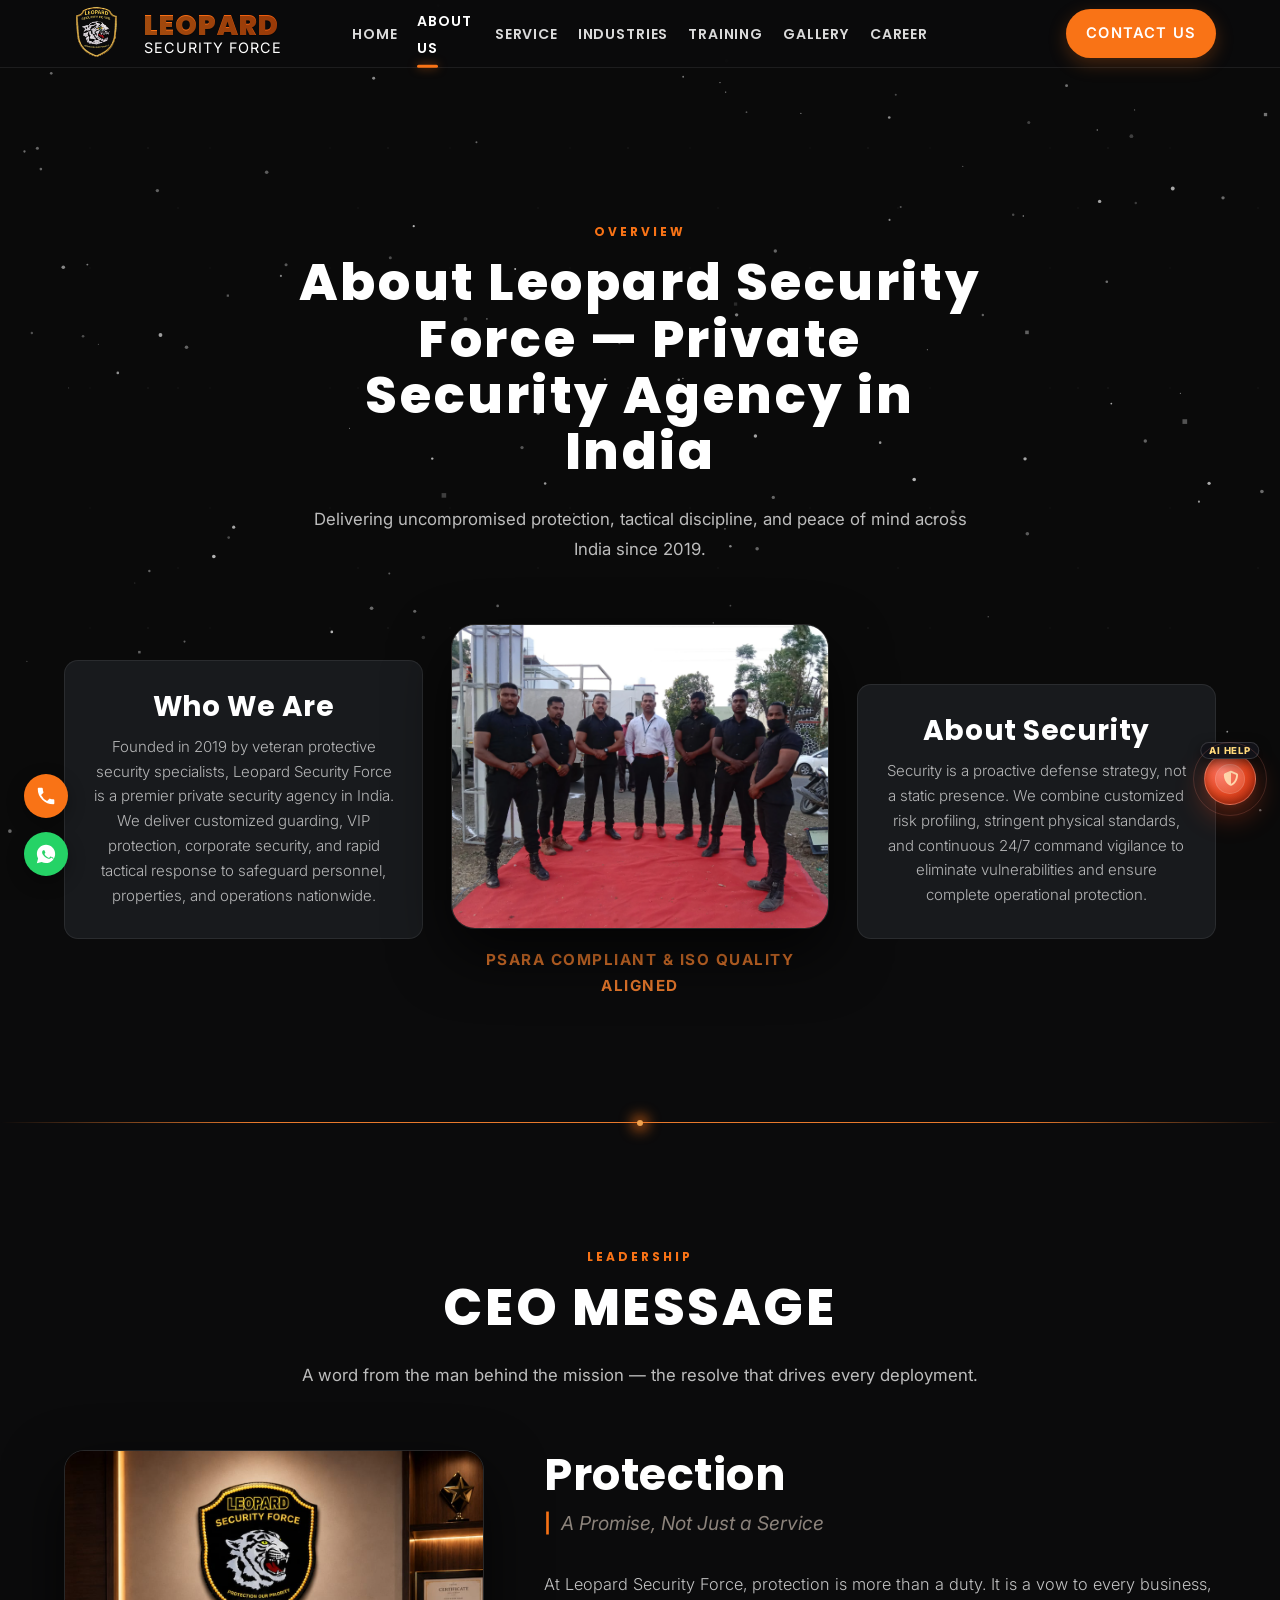
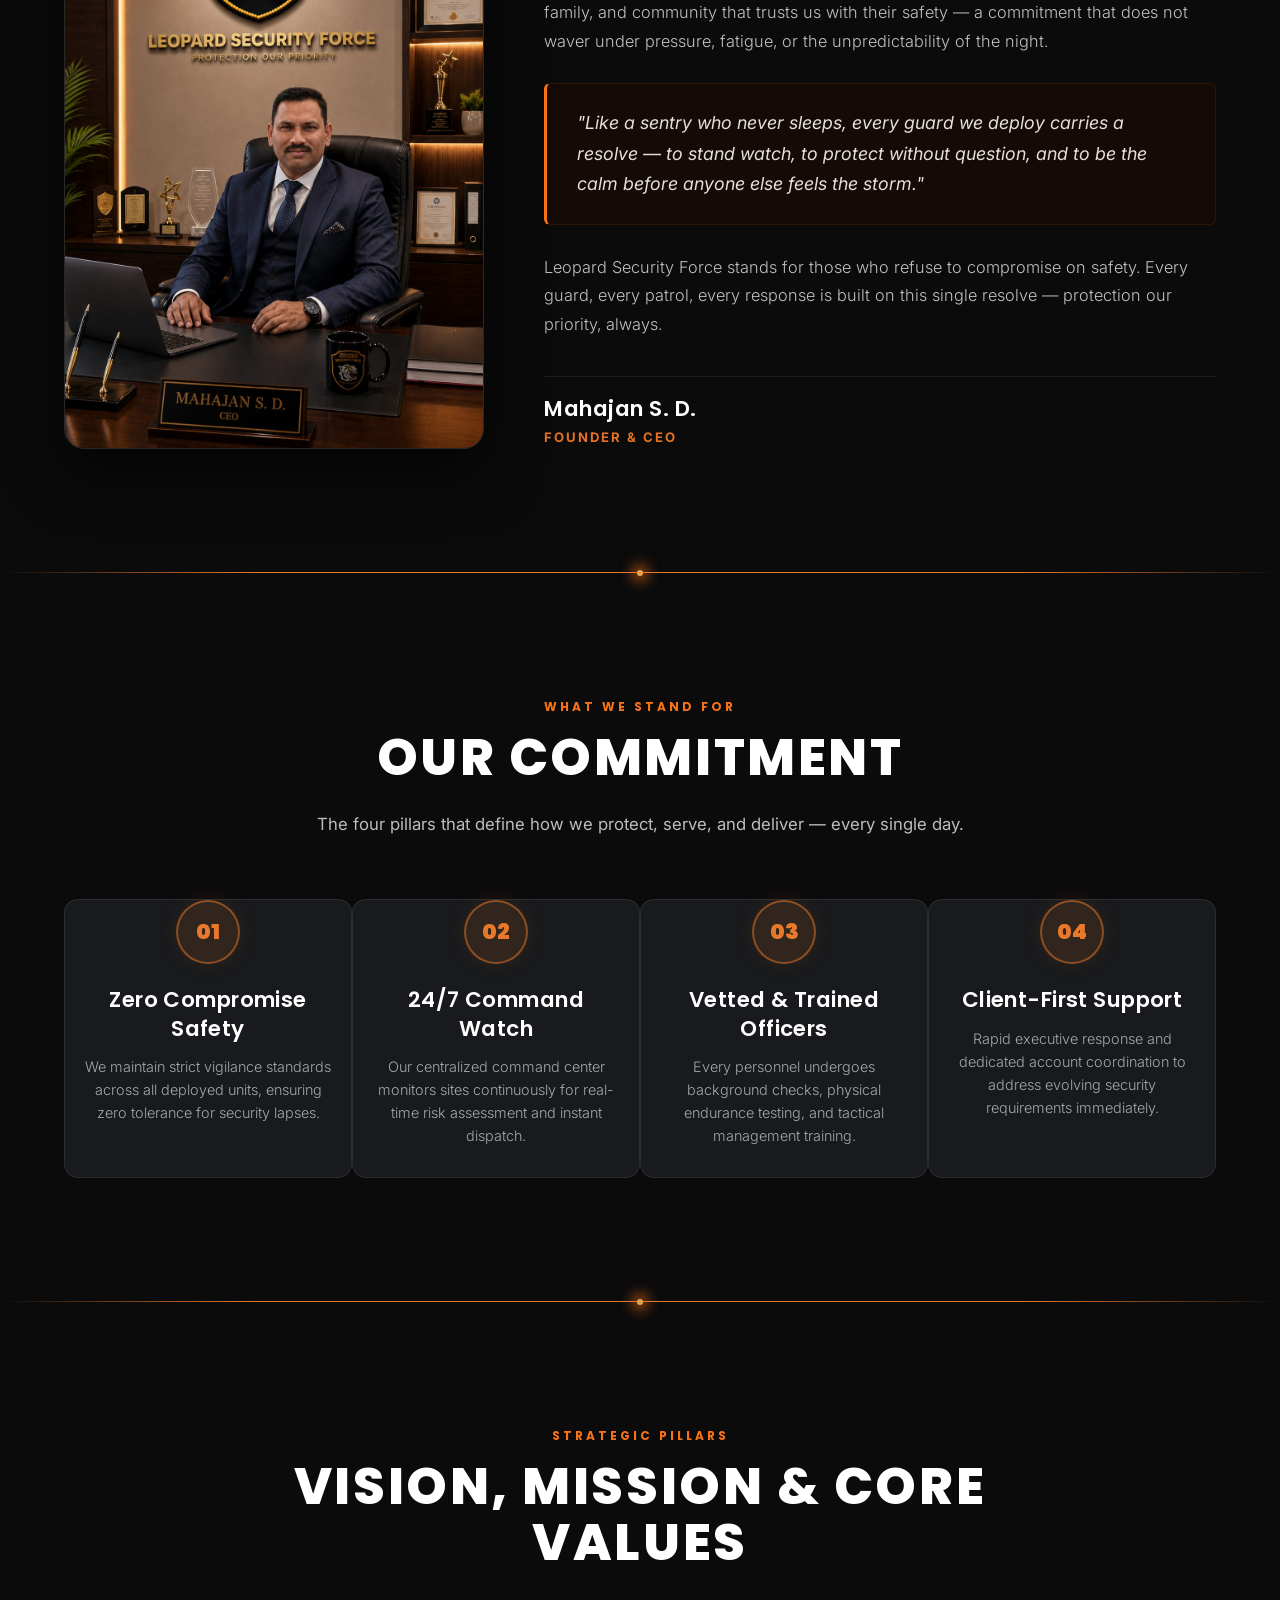
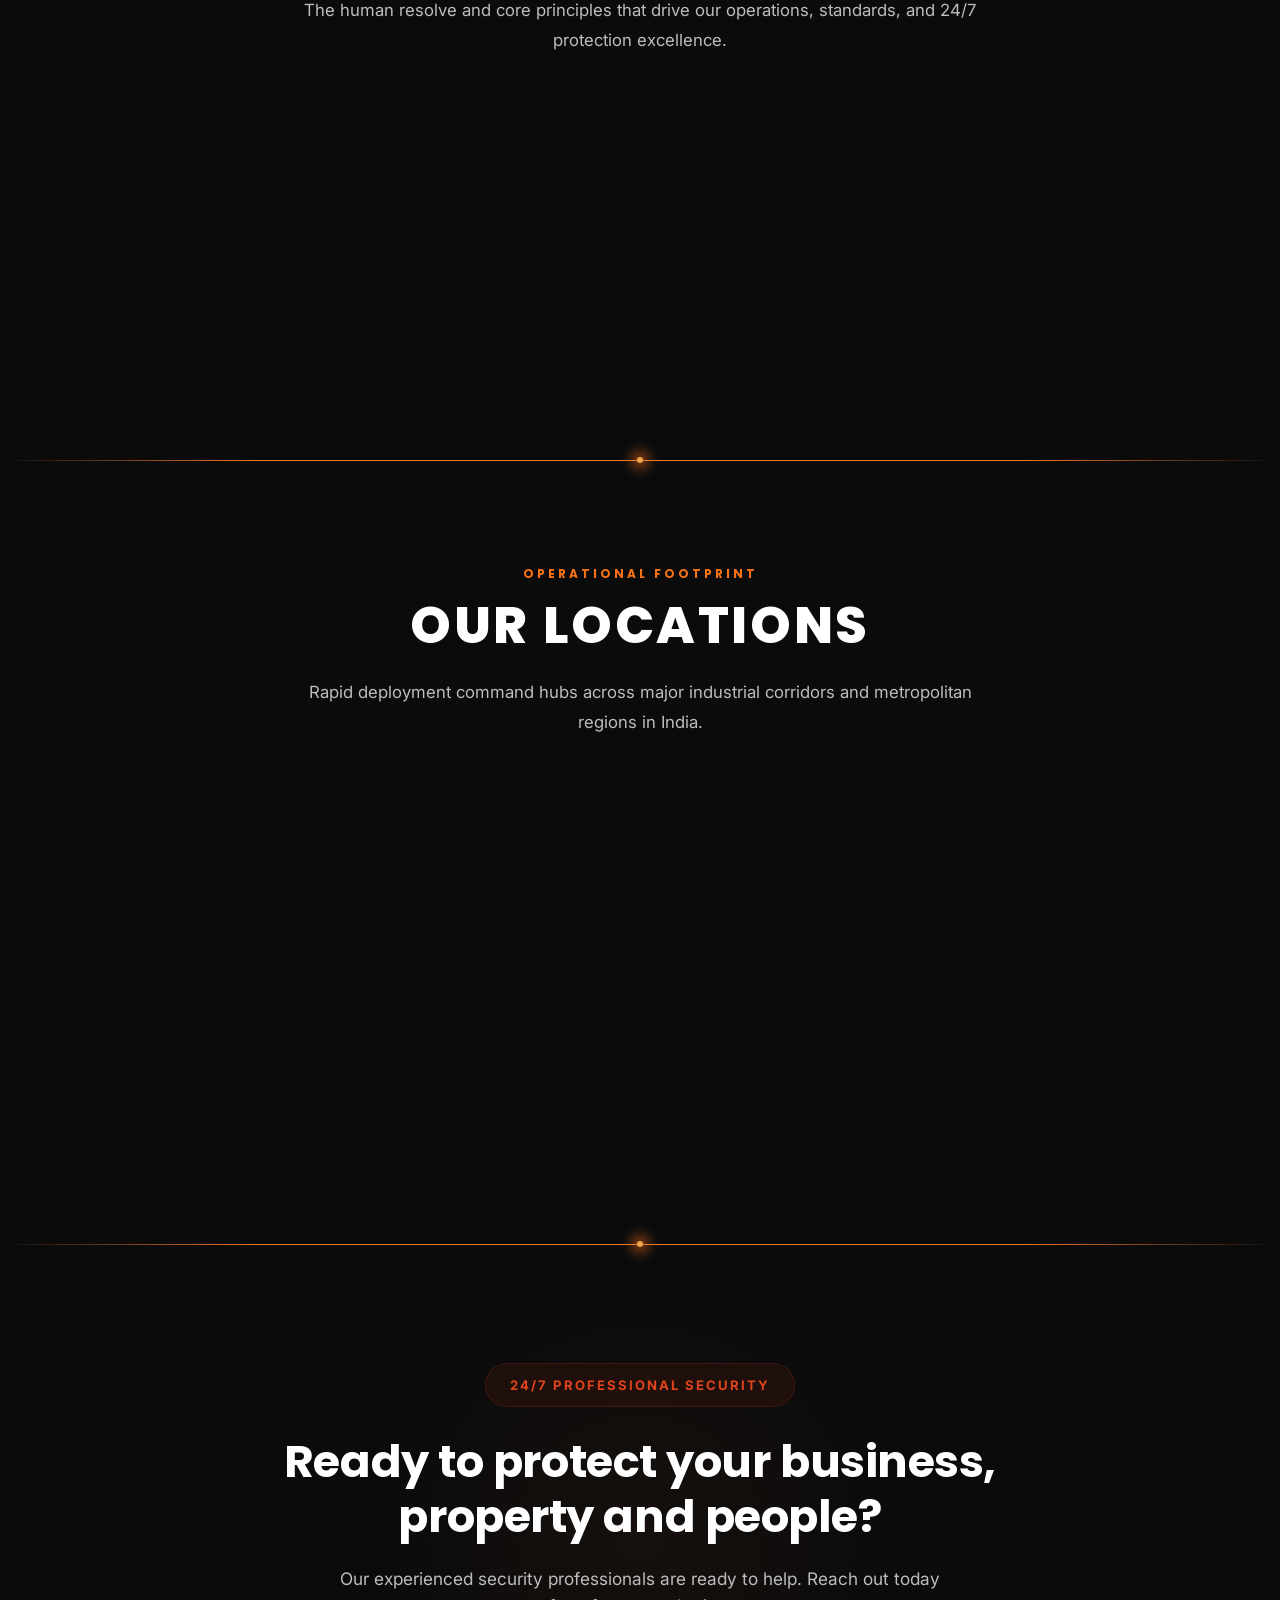
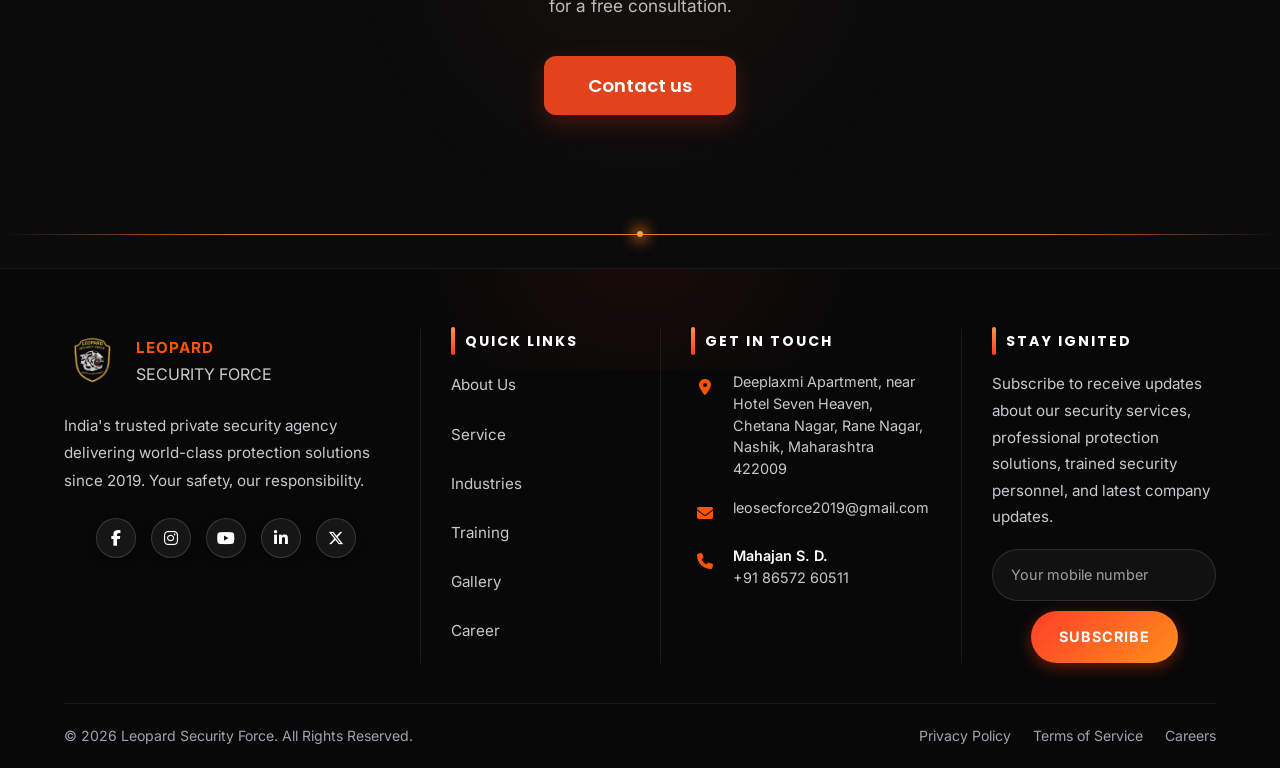
<file: about.html>
﻿<!DOCTYPE html>
<html lang="en">

<head>
  <meta charset="UTF-8">
  <meta name="viewport" content="width=device-width, initial-scale=1.0">
  <title>About Leopard Security Force | Private Security Agency in India</title>
 <meta name="description"
  content="Learn about Leopard Security Force, a private security agency in India providing professional security services, corporate security, VIP protection, and trained security personnel.">
  <meta name="keywords"
  content="Leopard Security Force, security agency India, private security agency, security services India, corporate security, VIP protection, security guards">
  <link rel="icon" type="image/png" href="logo.png">
  <link rel="canonical" href="https://leopardsecurityforce.com/about.html">
<link rel="canonical" href="https://leopardsecurityforce.com/about.html">

<meta property="og:title" content="About Leopard Security Force | Private Security Agency in India">
<meta property="og:description" content="Learn about Leopard Security Force, a private security agency in India providing professional security services, corporate security, VIP protection, and trained security personnel.">
<meta property="og:url" content="https://leopardsecurityforce.com/about.html">
<meta property="og:type" content="website">
<meta property="og:image" content="https://leopardsecurityforce.com/logo.png">
<meta property="og:site_name" content="Leopard Security Force">

<meta name="twitter:card" content="summary">
<meta name="twitter:title" content="About Leopard Security Force | Private Security Agency in India">
<meta name="twitter:description" content="Learn about Leopard Security Force, a private security agency in India providing professional security services, corporate security, VIP protection, and trained security personnel.">
<meta name="twitter:image" content="https://leopardsecurityforce.com/logo.png">

<link rel="stylesheet" href="style.css">
  <link rel="stylesheet" href="style.css">
  <link rel="stylesheet" href="tracker.css">
  <link rel="stylesheet" href="design-system.css">
  <link rel="stylesheet" href="https://cdnjs.cloudflare.com/ajax/libs/font-awesome/6.5.2/css/all.min.css" />
</head>

<body>



  <!-- ========== NAVBAR ========== -->
  <nav class="navbar home-navbar" id="navbar">
    <div class="container">
      <a href="index.html" class="nav-logo" aria-label="Leopard Security Force">
        <div class="brand-circle">
          <img src="logo.png" alt="Leopard Shield Logo">
        </div>
        <div class="nav-logo-text">
          <div class="brand-name">LEOPARD</div>
          <div class="brand-sub">SECURITY FORCE</div>
        </div>
      </a>

      <ul class="nav-links" id="navLinks">
        <li><a href="index.html">Home</a></li>
        <li><a href="about.html" class="active">About Us</a></li>
        <li><a href="service.html">Service</a></li>
        <li><a href="industries.html">Industries</a></li>
        <li><a href="training.html">Training</a></li>
        <li><a href="gallery.html">Gallery</a></li>
        <li><a href="career.html">Career</a></li>
      </ul>

      <a href="index.html#contact" class="nav-contact-cta">Contact Us</a>
      <div class="hamburger" id="hamburger">
        <span></span><span></span><span></span>
      </div>
    </div>
  </nav>

  <!-- Mobile Menu -->
  <div class="mobile-menu" id="mobileMenu">
    <a href="index.html">Home</a>
    <a href="about.html">About Us</a>
    <a href="service.html">Service</a>
    <a href="industries.html">Industries</a>
    <a href="training.html">Training</a>
    <a href="gallery.html">Gallery</a>
    <a href="index.html#contact">Contact Us</a>
    <a href="career.html">Career</a>
  </div>

  <!-- ========== REDESIGNED ABOUT US SECTION ========== -->

  <!-- ========== 1ST: OVERVIEW SECTION ========== -->
  <section class="ab-section" id="overview" style="padding-top: 150px;">
    <div class="container">
      <div class="ab-section-header reveal" style="text-align: center; margin-bottom: 60px;">
        <div class="section-label">OVERVIEW</div>
       <h1 class="section-title">About Leopard Security Force — Private Security Agency in India</h1>
        <p class="section-desc" style="margin: 0 auto;">Delivering uncompromised protection, tactical discipline, and
          peace of mind across India since 2019.</p>
      </div>

      <div class="ab-grid-3">
        <!-- Left: Who We Are -->
        <div class="ab-feature-card">
          <h3>Who We Are</h3>
          <p>Founded in 2019 by veteran protective security specialists, Leopard Security Force is a premier private
            security agency in India. We deliver customized guarding, VIP protection, corporate security, and rapid
            tactical response to safeguard personnel, properties, and operations nationwide.</p>
        </div>

        <!-- Middle: Image Box -->
        <div class="ab-image-column">
          <div class="ab-image-box">
            <img src="27.png" alt="Leopard Security Force">
          </div>
          <p class="ab-image-caption">PSARA Compliant &amp; ISO Quality Aligned</p>
        </div>

        <!-- Right: About Security -->
        <div class="ab-feature-card">
          <h3>About Security</h3>
          <p>Security is a proactive defense strategy, not a static presence. We combine customized risk profiling,
            stringent physical standards, and continuous 24/7 command vigilance to eliminate vulnerabilities and ensure
            complete operational protection.</p>
        </div>
      </div>

    </div>
  </section>

  <!-- Space Divider -->
  <div class="space-divider" aria-hidden="true">
    <div class="divider-line"></div>
    <span class="glow-dot"></span>
  </div>



  <!-- ========== CEO LEADERSHIP SECTION ========== -->
  <section class="ceo-exact-section" id="leadership">
    <div class="container">

      <!-- Section Heading -->
      <div class="ab-section-header reveal" style="text-align: center; margin-bottom: 60px;">
        <div class="section-label">LEADERSHIP</div>
        <h2 class="section-title">CEO MESSAGE</h2>
        <p class="section-desc" style="margin: 0 auto;">A word from the man behind the mission — the resolve that drives
          every deployment.</p>
      </div>

      <div class="ceo-exact-grid">
        <div class="ceo-exact-image-col">
          <img src="CEO.jpeg" alt="Mahajan S. D. - MD &amp; CEO">
        </div>
        <div class="ceo-exact-text-col">
          <h2 class="ceo-exact-title">Protection</h2>
          <p class="ceo-exact-subtitle"><span>|</span> A Promise, Not Just a Service</p>

          <p class="ceo-exact-para">
            At Leopard Security Force, protection is more than a duty. It is a vow to every business, family, and
            community that trusts us with their safety — a commitment that does not waver under pressure, fatigue, or
            the unpredictability of the night.
          </p>

          <div class="ceo-exact-quote-box">
            <p>"Like a sentry who never sleeps, every guard we deploy carries a resolve — to stand watch, to protect
              without question, and to be the calm before anyone else feels the storm."</p>
          </div>

          <p class="ceo-exact-para">
            Leopard Security Force stands for those who refuse to compromise on safety. Every guard, every patrol, every
            response is built on this single resolve — protection our priority, always.
          </p>

          <div class="ceo-exact-footer">
            <h4 class="ceo-exact-name">Mahajan S. D.</h4>
            <p class="ceo-exact-role">Founder &amp; CEO</p>
          </div>
        </div>
      </div>
    </div>
  </section>

  <!-- Space Divider -->
  <div class="space-divider" aria-hidden="true">
    <div class="divider-line"></div>
    <span class="glow-dot"></span>
  </div>

  <!-- ========== OUR COMMITMENT SECTION ========== -->
  <section class="ab-section" id="commitment">
    <div class="container">
      <div class="ab-section-header reveal" style="text-align: center; margin-bottom: 60px;">
        <div class="section-label">WHAT WE STAND FOR</div>
        <h2 class="section-title">OUR COMMITMENT</h2>
        <p class="section-desc" style="margin: 0 auto;">The four pillars that define how we protect, serve, and deliver
          — every single day.</p>
      </div>

      <div class="ab-commitment-grid">
        <div class="ab-commitment-card">
          <div class="ab-commitment-num">01</div>
          <h4>Zero Compromise Safety</h4>
          <p>We maintain strict vigilance standards across all deployed units, ensuring zero tolerance for security
            lapses.</p>
        </div>
        <div class="ab-commitment-card">
          <div class="ab-commitment-num">02</div>
          <h4>24/7 Command Watch</h4>
          <p>Our centralized command center monitors sites continuously for real-time risk assessment and instant
            dispatch.</p>
        </div>
        <div class="ab-commitment-card">
          <div class="ab-commitment-num">03</div>
          <h4>Vetted &amp; Trained Officers</h4>
          <p>Every personnel undergoes background checks, physical endurance testing, and tactical management training.
          </p>
        </div>
        <div class="ab-commitment-card">
          <div class="ab-commitment-num">04</div>
          <h4>Client-First Support</h4>
          <p>Rapid executive response and dedicated account coordination to address evolving security requirements
            immediately.</p>
        </div>
      </div>
    </div>
  </section>

  <!-- Space Divider -->
  <div class="space-divider" aria-hidden="true">
    <div class="divider-line"></div>
    <span class="glow-dot"></span>
  </div>

  <!-- ========== 2ND: VISION, MISSION & VALUES SECTION ========== -->
  <section class="ab-section human-vmv-section" id="vmv">
    <div class="container">
      <div class="ab-section-header reveal" style="text-align: center; margin-bottom: 60px;">
        <div class="section-label">STRATEGIC PILLARS</div>
        <h2 class="section-title">VISION, MISSION &amp; CORE VALUES</h2>
        <p class="section-desc" style="margin: 0 auto;">The human resolve and core principles that drive our operations,
          standards, and 24/7 protection excellence.</p>
      </div>

      <div class="human-vmv-grid">
        <!-- Card 1: Our Vision -->
        <div class="human-vmv-card">
          <h3 class="human-vmv-title">Our Vision</h3>
          <ul class="human-values-list">
            <li>
              <span class="val-check"><i class="fa-solid fa-check"></i></span>
              <div>To be recognized as India's most trusted, technologically integrated, and elite security
                organization.</div>
            </li>
            <li>
              <span class="val-check"><i class="fa-solid fa-check"></i></span>
              <div>Setting benchmark standards in protective services, industrial defense, and client trust.</div>
            </li>
          </ul>
          <div class="human-card-footer-glow"></div>
        </div>

        <!-- Card 2: Our Mission -->
        <div class="human-vmv-card">
          <h3 class="human-vmv-title">Our Mission</h3>
          <ul class="human-values-list">
            <li>
              <span class="val-check"><i class="fa-solid fa-check"></i></span>
              <div>To safeguard people, infrastructure, and operational integrity.</div>
            </li>
            <li>
              <span class="val-check"><i class="fa-solid fa-check"></i></span>
              <div>Disciplined execution and continuous tactical training.</div>
            </li>
            <li>
              <span class="val-check"><i class="fa-solid fa-check"></i></span>
              <div>Proactive risk management and 24/7 unyielding watch.</div>
            </li>
          </ul>
          <div class="human-card-footer-glow"></div>
        </div>

        <!-- Card 3: Core Values -->
        <div class="human-vmv-card highlight-card">
          <h3 class="human-vmv-title">Core Values</h3>
          <ul class="human-values-list">
            <li>
              <span class="val-check"><i class="fa-solid fa-check"></i></span>
              <div><strong>Integrity:</strong> Absolute honesty and transparency in every assignment.</div>
            </li>
            <li>
              <span class="val-check"><i class="fa-solid fa-check"></i></span>
              <div><strong>Vigilance:</strong> Continuous alertness to prevent threats before they arise.</div>
            </li>
            <li>
              <span class="val-check"><i class="fa-solid fa-check"></i></span>
              <div><strong>Excellence:</strong> Superior standards in physical and tactical readiness.</div>
            </li>
          </ul>
          <div class="human-card-footer-glow"></div>
        </div>
      </div>
    </div>
  </section>

  <!-- Space Divider -->
  <div class="space-divider" aria-hidden="true">
    <div class="divider-line"></div>
    <span class="glow-dot"></span>
  </div>

  <!-- ========== LOCATIONS SECTION ========== -->
  <section class="ab-section human-locations-section" id="locations">
    <div class="container">
      <div class="ab-section-header reveal" style="text-align: center; margin-bottom: 60px;">
        <div class="section-label">OPERATIONAL FOOTPRINT</div>
        <h2 class="section-title">OUR LOCATIONS</h2>
        <p class="section-desc" style="margin: 0 auto;">Rapid deployment command hubs across major industrial corridors
          and metropolitan regions in India.</p>
      </div>

      <div class="human-loc-grid">
        <!-- Location 1 -->
        <div class="human-loc-card">
          <div class="human-loc-icon">
            <i class="fa-solid fa-building-user"></i>
          </div>
          <h4 class="human-loc-title">Mumbai &amp; Navi Mumbai</h4>
          <p class="human-loc-desc">Corporate headquarters, financial hubs, retail complexes, and VIP event security
            command.</p>
        </div>

        <!-- Location 2 -->
        <div class="human-loc-card">
          <div class="human-loc-icon">
            <i class="fa-solid fa-industry"></i>
          </div>
          <h4 class="human-loc-title">Pune Hub</h4>
          <p class="human-loc-desc">Industrial parks, automotive manufacturing plants, IT corridors, and residential
            townships.</p>
        </div>

        <!-- Location 3 -->
        <div class="human-loc-card">
          <div class="human-loc-icon">
            <i class="fa-solid fa-shield-halved"></i>
          </div>
          <h4 class="human-loc-title">Nashik Region</h4>
          <p class="human-loc-desc">Manufacturing facilities, commercial asset protection, and executive security
            services.</p>
        </div>

        <!-- Location 4 -->
        <div class="human-loc-card">
          <div class="human-loc-icon">
            <i class="fa-solid fa-warehouse"></i>
          </div>
          <h4 class="human-loc-title">Chh. Sambhajinagar</h4>
          <p class="human-loc-desc">Industrial manufacturing centers, logistic warehouses, and perimeter patrol
            operations.</p>
        </div>

        <!-- Location 5 -->
        <div class="human-loc-card">
          <div class="human-loc-icon">
            <i class="fa-solid fa-wheat-awn"></i>
          </div>
          <h4 class="human-loc-title">Jalgaon Region</h4>
          <p class="human-loc-desc">Agro-industrial units, educational institutions, and commercial asset protection.
          </p>
        </div>

        <!-- Location 6 -->
        <div class="human-loc-card">
          <div class="human-loc-icon">
            <i class="fa-solid fa-microchip"></i>
          </div>
          <h4 class="human-loc-title">Bangalore</h4>
          <p class="human-loc-desc">Technology centers, enterprise facilities, executive protection, and 24/7 access
            control.</p>
        </div>
      </div>
    </div>
  </section>

  <!-- Space Divider -->
  <div class="space-divider" aria-hidden="true">
    <div class="divider-line"></div>
    <span class="glow-dot"></span>
  </div>

  <!-- CTA Section -->
  <section class="cta-banner" id="cta-banner">
    <div class="cta-bg-glow"></div>
    <div class="container">
      <div class="cta-content">
        <span class="cta-badge">24/7 Professional Security</span>
        <h2 class="cta-title">Ready to protect your business, property and people?</h2>
        <p class="cta-desc">Our experienced security professionals are ready to help. Reach out today for a free
          consultation.</p>
        <div class="cta-buttons">
          <a href="index.html#contact" class="cta-btn-modern">Contact us</a>
        </div>
      </div>
    </div>
  </section>

  <div class="space-divider" aria-hidden="true">
    <div class="divider-line"></div>
    <span class="glow-dot"></span>
  </div>
  <!-- ========== FOOTER ========== -->
  <footer class="footer" id="contact">
    <div class="container footer-container">
      <div class="footer-grid">
        <div class="footer-col footer-brand-col">
          <div class="footer-logo-panel">
            <img src="logo.png" alt="Leopard Security Force Logo"
              style="width: 56px; height: 56px; object-fit: contain;">
            <div class="footer-logo-text">
              <span>LEOPARD</span> SECURITY FORCE
            </div>
          </div>
          <p class="footer-description">
            India's trusted private security agency delivering world-class protection solutions since 2019. Your safety,
            our responsibility.
          </p>
          <div class="social-icons">
            <a href="https://www.facebook.com/share/1DNwx6XEmj/" target="_blank" class="social-icon"
              aria-label="Facebook">
              <i class="fa-brands fa-facebook-f"></i>
            </a>
            <a href="https://www.instagram.com/leosecforce2019?utm_source=qr&igsh=MTRhYWx6dDUzMm91aA==" target="_blank"
              class="social-icon" aria-label="Instagram">
              <i class="fa-brands fa-instagram"></i>
            </a>
            <a href="#" target="_blank" class="social-icon" aria-label="YouTube">
              <i class="fa-brands fa-youtube"></i>
            </a>
            <a href="https://www.linkedin.com/in/mahajan-s-d-595b53104?utm_source=share_via&utm_content=profile&utm_medium=member_android"
              target="_blank" class="social-icon" aria-label="LinkedIn">
              <i class="fa-brands fa-linkedin-in"></i>
            </a>
            <a href="https://x.com/LEOSECFORCE2019" target="_blank" class="social-icon" aria-label="X">
              <i class="fa-brands fa-x-twitter"></i>
            </a>
          </div>
        </div>

        <div class="footer-col footer-links-col">
          <h4 class="footer-heading">Quick Links</h4>
          <ul class="footer-links">
            <li><a href="about.html">About Us</a></li>
            <li><a href="service.html">Service</a></li>
            <li><a href="industries.html">Industries</a></li>
            <li><a href="training.html">Training</a></li>
            <li><a href="gallery.html">Gallery</a></li>
            <li><a href="career.html">Career</a></li>
          </ul>
        </div>

        <div class="footer-col footer-contact-col">
          <h4 class="footer-heading">Get in Touch</h4>
          <div class="footer-contact-item">
            <span class="footer-contact-icon"><i class="fa-solid fa-location-dot"></i></span>
            <p>Deeplaxmi Apartment, near Hotel Seven Heaven, Chetana Nagar, Rane Nagar, Nashik, Maharashtra 422009</p>
          </div>
          <div class="footer-contact-item">
            <span class="footer-contact-icon"><i class="fa-solid fa-envelope"></i></span>
            <p><a href="mailto:leosecforce2019@gmail.com">leosecforce2019@gmail.com</a></p>
          </div>
          <div class="footer-contact-item">
            <span class="footer-contact-icon"><i class="fa-solid fa-phone"></i></span>
            <div>
              <p class="contact-label">Mahajan S. D.</p>
              <p><a href="tel:+918657260511">+91 86572 60511</a></p> 
            </div>
          </div>
        </div>

        <div class="footer-col footer-newsletter-col">
          <h4 class="footer-heading">Stay Ignited</h4>
          <p class="newsletter-text">
            Subscribe to receive updates about our security services, professional protection solutions, trained
            security personnel, and latest company updates.
          </p>
          <form class="footer-newsletter" id="footerSubscribeForm">
            <input type="tel" id="footerMobileNumber" placeholder="Your mobile number" maxlength="10"
              pattern="[6-9][0-9]{9}" inputmode="numeric" required>
            <button type="submit">SUBSCRIBE</button>
          </form>
          <div class="footer-success" id="footerSuccessMessage">Thank you for subscribing! We will keep you updated with
            the latest from Leopard Security Force.</div>
        </div>
      </div>

      <div class="footer-bottom">
        <p>© 2026 Leopard Security Force. All Rights Reserved.</p>
        <div class="footer-bottom-links">
          <a href="privacy.html">Privacy Policy</a>
          <a href="terms.html">Terms of Service</a>
          <a href="career.html">Careers</a>
        </div>
      </div>
    </div>
  </footer>

  <!-- Back to Top Button -->
  <button id="backToTop" class="back-to-top" aria-label="Back to top">
    <i class="fa-solid fa-chevron-up"></i>
  </button>

  <!-- ========== FLOATING CTA & AI WIDGETS ========== -->
  <div id="lsf-left-floaters">
    <!-- Call Floater -->
    <a href="tel:+918657260511" class="lsf-floater lsf-floater-call" aria-label="Call Helpline" title="Call Us Now">
      <svg viewBox="0 0 24 24" width="22" height="22" fill="currentColor">
        <path
          d="M6.62 10.79a15.05 15.05 0 006.59 6.59l2.2-2.2a1 1 0 011.11-.27c1.12.45 2.33.69 3.58.69a1 1 0 011 1V20a1 1 0 01-1 1A17 17 0 013 4a1 1 0 011-1h3.5a1 1 0 011 1c0 1.25.24 2.46.69 3.58a1 1 0 01-.27 1.11z" />
      </svg>
    </a>
    <!-- WhatsApp Floater -->
    <a href="https://wa.me/918657260511" target="_blank" class="lsf-floater lsf-floater-wa" aria-label="WhatsApp Us"
      title="WhatsApp Us">
      <svg viewBox="0 0 24 24" width="22" height="22" fill="currentColor">
        <path fill-rule="evenodd" clip-rule="evenodd"
          d="M12.01 2.01c-5.5 0-9.96 4.43-9.96 9.92 0 1.76.46 3.48 1.33 4.99L2.01 22l5.24-1.35a9.85 9.85 0 004.75 1.21c5.51 0 9.97-4.44 9.97-9.93 0-5.49-4.46-9.92-9.96-9.92zm5.72 13.91c-.24.67-1.22 1.24-1.68 1.32-.46.08-.94.13-2.93-.65-2.55-1-4.17-3.56-4.3-3.73-.12-.17-1.04-1.36-1.04-2.59 0-1.23.65-1.84.88-2.09.23-.25.5-.32.67-.32h.48c.16 0 .37-.06.58.42.22.52.75 1.8.81 1.93.07.13.11.28.02.45-.09.17-.14.28-.27.42-.14.15-.29.33-.42.47-.14.15-.3.32-.13.6.17.3 1 1.63 2.14 2.63 1.15.99 2.11 1.3 2.4 1.43.3.13.47.1.65-.1.18-.21.78-.91.99-1.22.21-.31.42-.26.7-.16.29.11 1.83.84 2.14.99.31.15.52.23.6.35.07.13.07.72-.17 1.39z" />
      </svg>
    </a>
  </div>

  <div id="lsf-right-floaters" class="widget-container">
    <!-- AI Assistant Symbol -->
    <button type="button" class="lsf-floater lsf-floater-ai" id="lsfAiBtn" aria-label="AI HELP" title="AI HELP">
      <span class="ai-btn-icon"><i class="fa-solid fa-shield-halved"></i></span>
      <span class="ai-btn-label">AI HELP</span>
    </button>
    <!-- Chat Window -->
    <div class="lsf-chat-window" id="lsfChatWindow">
      <div class="lsf-chat-header">
        <div class="lsf-chat-header-info">
          <span class="lsf-online-indicator"></span>
          <div>
            <h4>Leo</h4>
            <p>Security Agent AI</p>
          </div>
        </div>
        <button class="lsf-chat-close" id="lsfChatClose" aria-label="Close Chat">
          <svg viewBox="0 0 24 24" width="16" height="16" stroke="currentColor" stroke-width="2.5" fill="none">
            <path d="M18 6L6 18M6 6l12 12" />
          </svg>
        </button>
      </div>
      <div class="lsf-chat-messages" id="lsfChatMessages">
        <div class="lsf-chat-msg bot">
          <div class="lsf-msg-bubble">
            Hi I am Leo, your virtual security coordinator. How can I protect you today? Please choose an option or type
            your request below.
          </div>
        </div>
        <div class="lsf-chat-options" id="lsfChatOptions">
          <button class="lsf-chat-opt" data-action="quote">Get Instant Quote</button>
          <button class="lsf-chat-opt" data-action="armed">Armed Security Info</button>
          <button class="lsf-chat-opt" data-action="emergency">Emergency Hotline</button>
          <button class="lsf-chat-opt" data-action="service">Standard Services</button>
        </div>
      </div>
      <form class="lsf-chat-input-bar" id="lsfChatInputForm">
        <input type="text" id="lsfChatInput" placeholder="Ask anything in English..." autocomplete="off">
        <button type="submit" aria-label="Send">
          <svg viewBox="0 0 24 24" width="18" height="18" fill="none" stroke="currentColor" stroke-width="2.5"
            stroke-linecap="round" stroke-linejoin="round">
            <line x1="22" y1="2" x2="11" y2="13" />
            <polygon points="22 2 15 22 11 13 2 9 22 2" />
          </svg>
        </button>
      </form>
<script type="application/ld+json">
{
  "@context": "https://schema.org",
  "@type": "Organization",
  "name": "Leopard Security Force",
  "url": "https://leopardsecurityforce.com/",
  "logo": "https://leopardsecurityforce.com/logo.png",
  "email": "leosecforce2019@gmail.com",
  "telephone": "+91 86572 60511",
  "address": {
    "@type": "PostalAddress",
    "streetAddress": "Deeplaxmi Apartment, near Hotel Seven Heaven, Chetana Nagar, Rane Nagar",
    "addressLocality": "Nashik",
    "addressRegion": "Maharashtra",
    "postalCode": "422009",
    "addressCountry": "IN"
  },
  "sameAs": [
    "https://www.facebook.com/share/1DNwx6XEmj/",
    "https://www.instagram.com/leosecforce2019",
    "https://x.com/LEOSECFORCE2019"
  ]
}
</script>

<script src="script.js"></script>
<script src="tracker.js"></script>
    </div>
  </div>

  <script src="script.js"></script>
  <script src="tracker.js"></script>
</body>

</html>
</file>
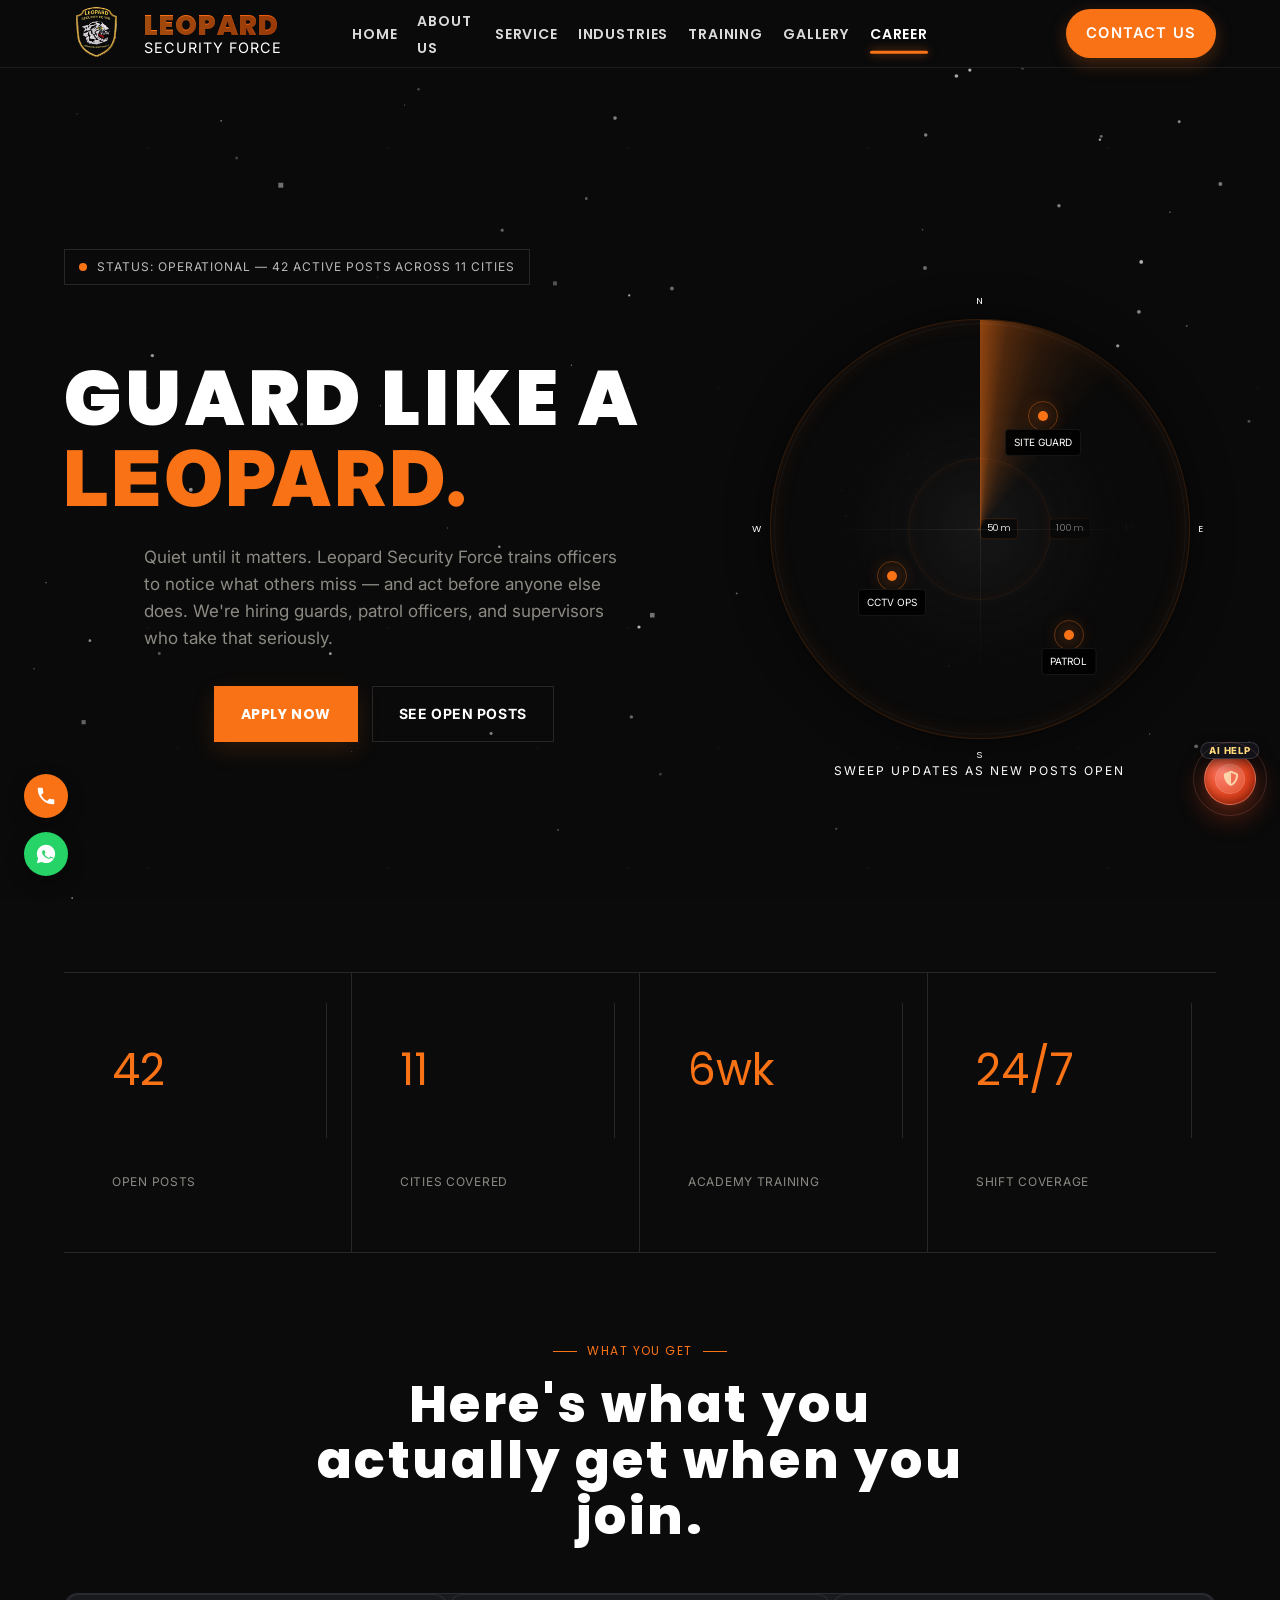
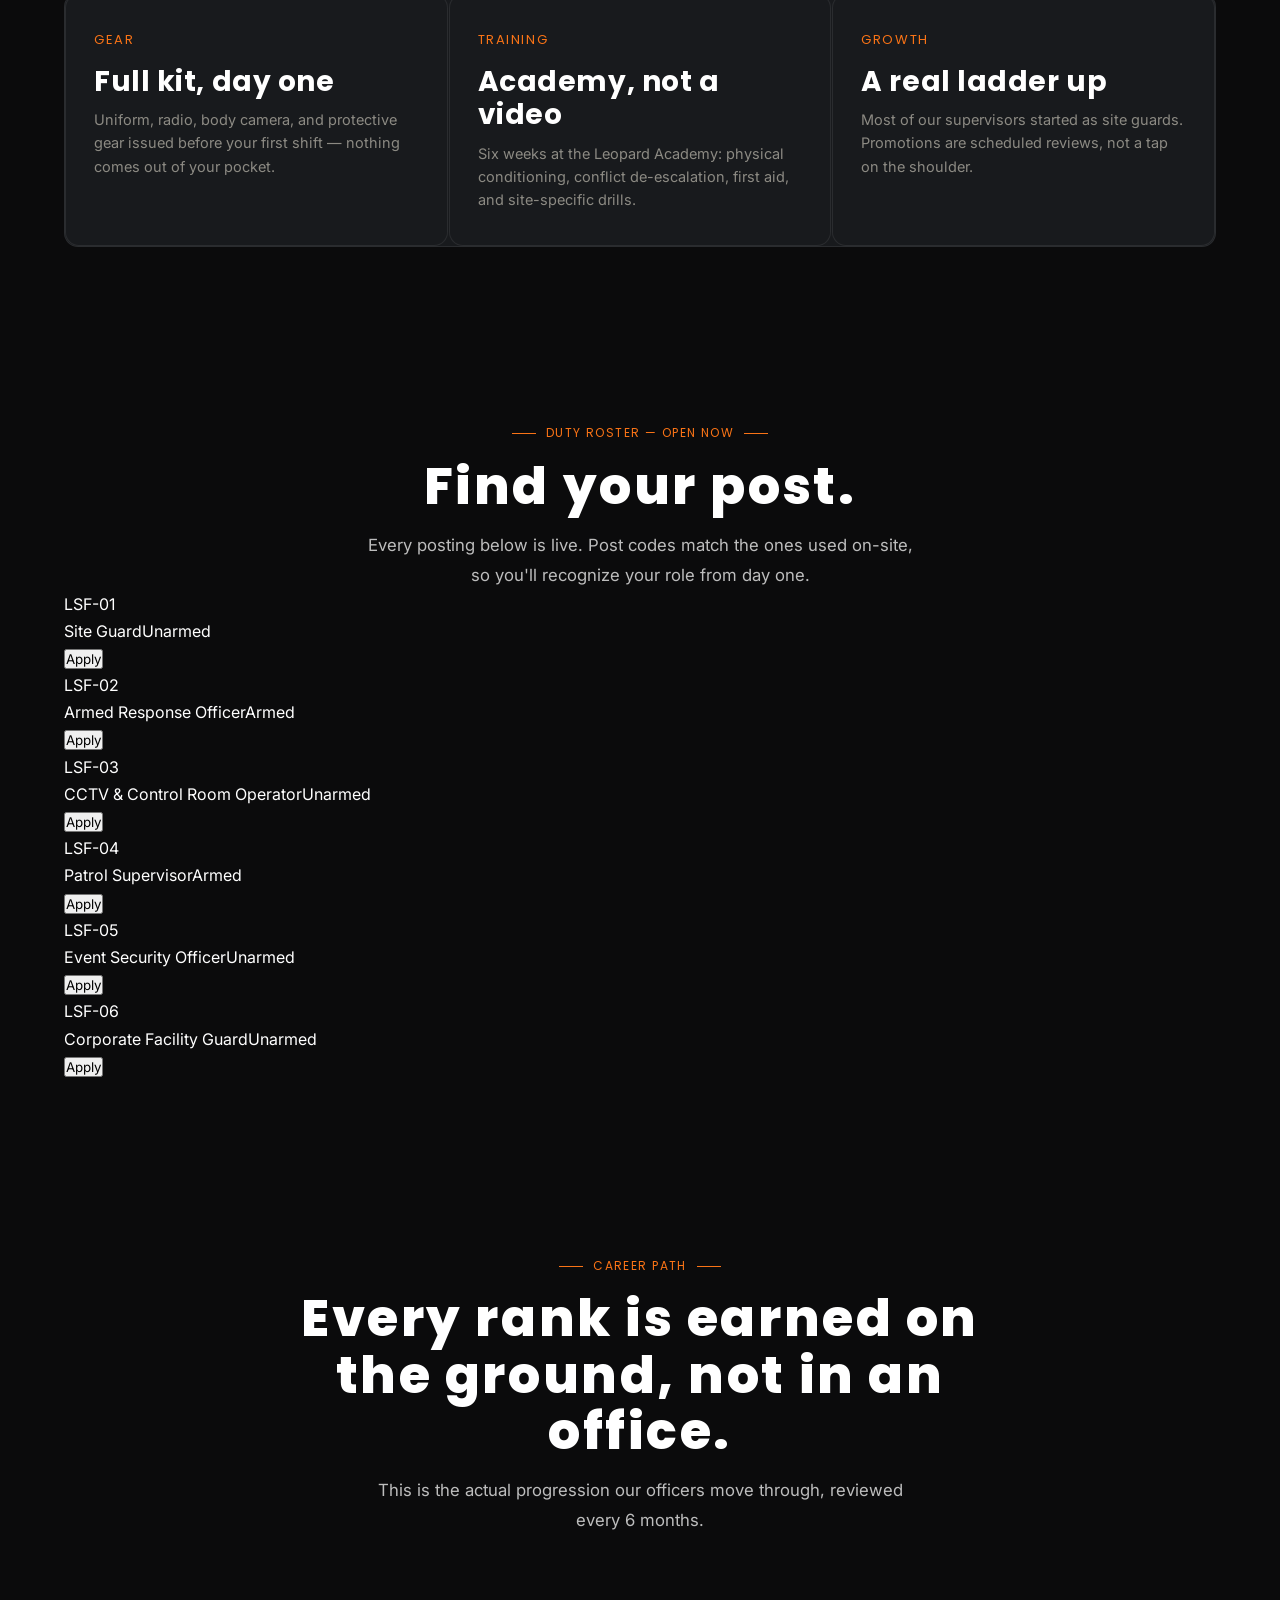
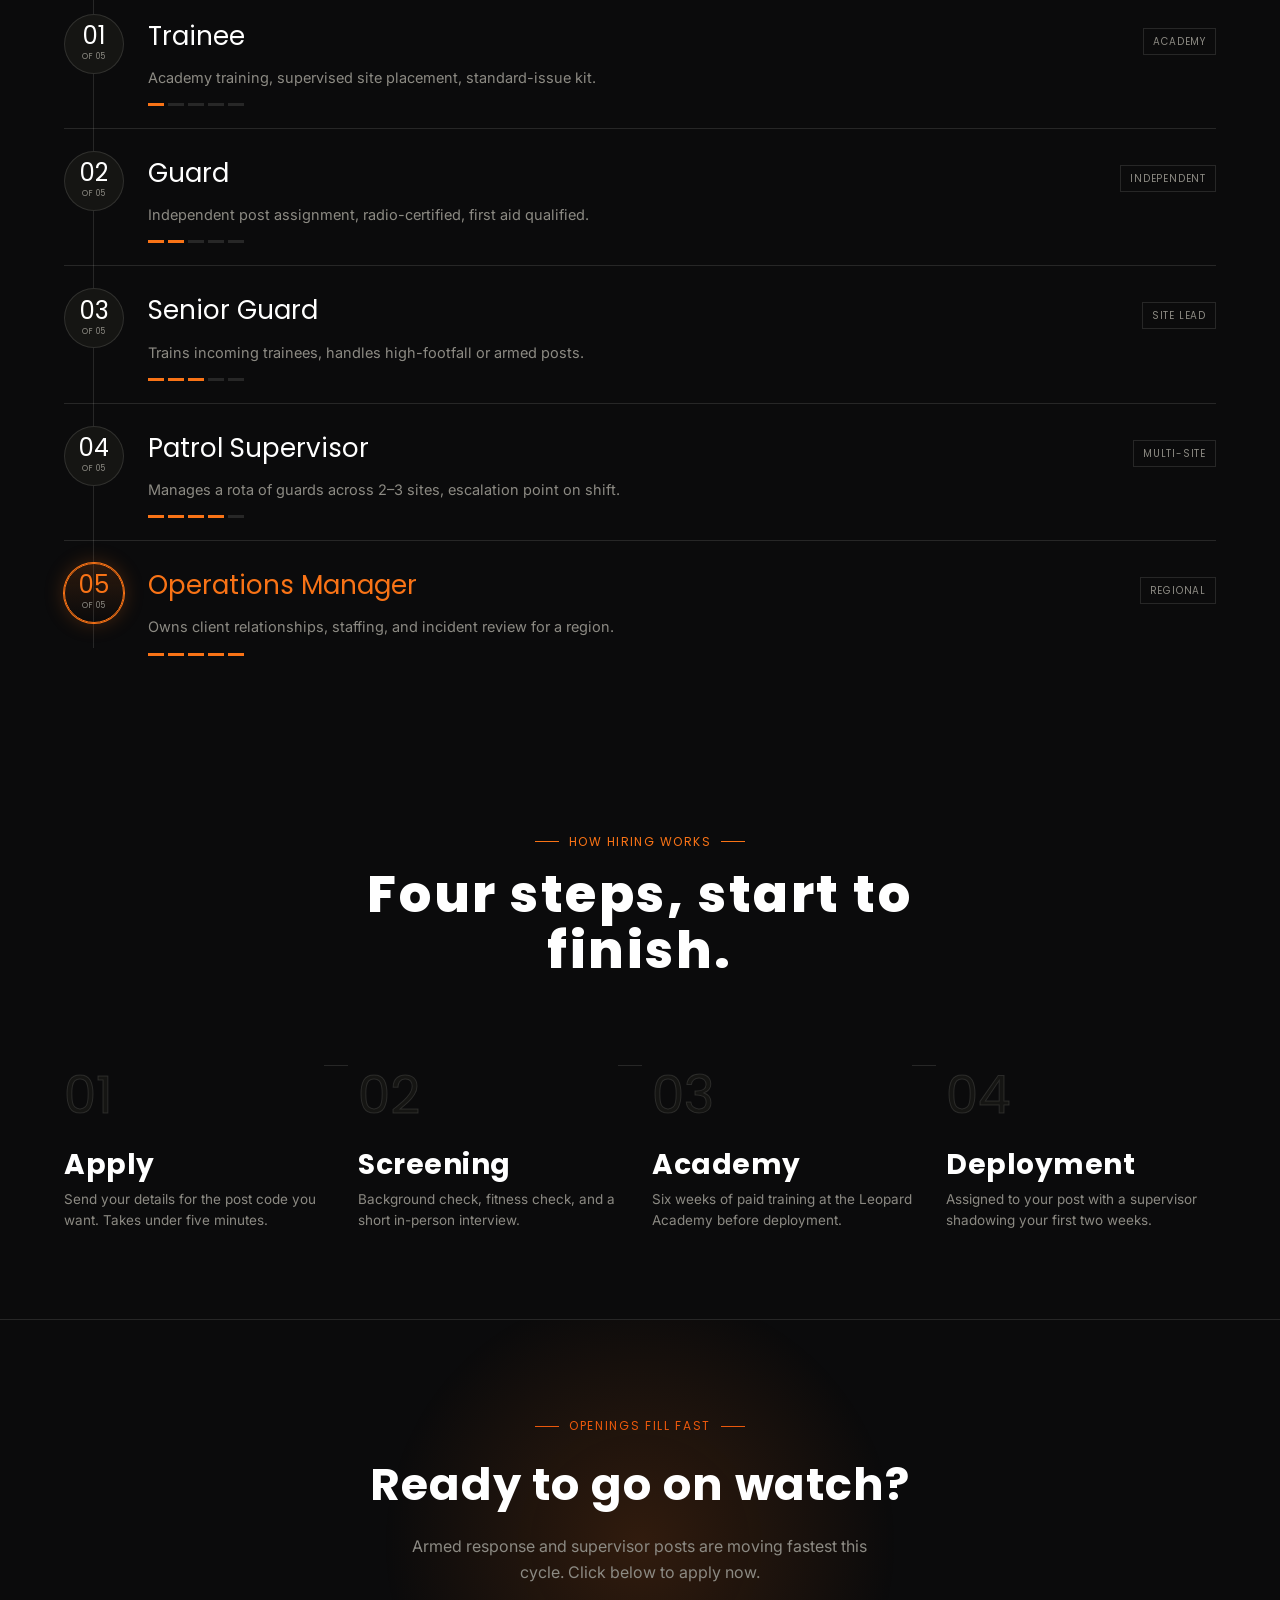
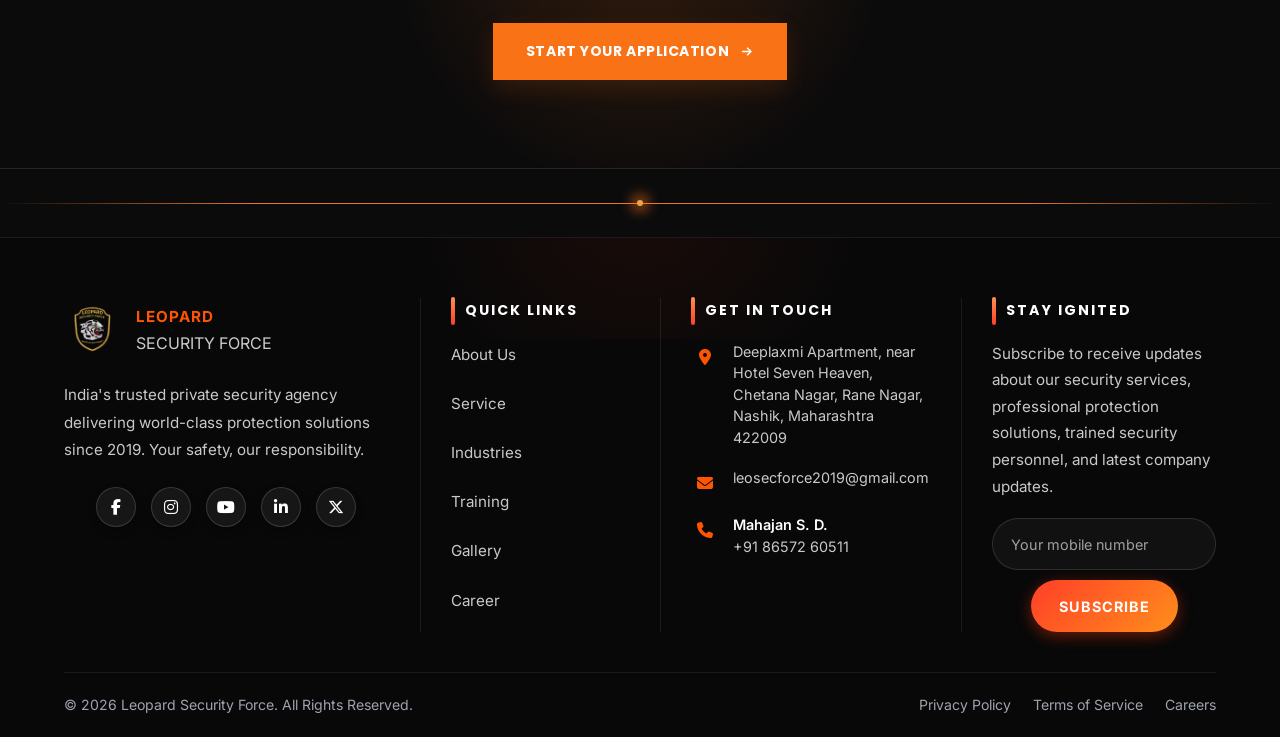
<file: career.html>
﻿<!DOCTYPE html>
<html lang="en">

<head>
  <meta charset="UTF-8">
  <meta name="viewport" content="width=device-width, initial-scale=1.0">
  <title>Careers — Leopard Security Force</title>
  <link rel="icon" type="image/png" href="logo.png">
  <link rel="stylesheet" href="style.css">
  <link rel="stylesheet" href="tracker.css">
  <link rel="stylesheet" href="design-system.css">
  <link rel="stylesheet" href="https://cdnjs.cloudflare.com/ajax/libs/font-awesome/6.5.2/css/all.min.css" />
  <style>
    .career-page .wrap {
      max-width: 1180px;
      margin: 0 auto;
      padding: 0 32px;
    }

    @media (max-width:640px) {
      .career-page .wrap {
        padding: 0 20px;
      }
    }

    .career-page .hazard {
      height: 6px;
      background: repeating-linear-gradient(135deg, #F97316 0 14px, #0a0a0a 14px 28px);
    }

    .career-page .hero {
      position: relative;
      padding: 76px 0 90px;
      overflow: hidden;
      border-bottom: 1px solid rgba(255, 255, 255, 0.12);
    }

    .career-page .status-bar {
      display: inline-flex;
      align-items: center;
      gap: 10px;
      border: 1px solid rgba(255, 255, 255, 0.12);
      padding: 7px 14px;
      font-size: 12px;
      letter-spacing: 0.08em;
      color: rgba(255, 255, 255, 0.72);
      margin-bottom: 34px;
    }

    .career-page .status-dot {
      width: 8px;
      height: 8px;
      border-radius: 50%;
      background: #F97316;
      box-shadow: 0 0 0 0 rgba(249, 115, 22, 0.6);
      animation: pulse 2s infinite;
    }

    @keyframes pulse {
      0% {
        box-shadow: 0 0 0 0 rgba(247, 127, 0, 0.55);
      }

      70% {
        box-shadow: 0 0 0 9px rgba(247, 127, 0, 0);
      }

      100% {
        box-shadow: 0 0 0 0 rgba(247, 127, 0, 0);
      }
    }

    .career-page .hero-grid {
      display: grid;
      grid-template-columns: 1.15fr 0.85fr;
      gap: 40px;
      align-items: center;
    }

    @media (max-width:900px) {
      .career-page .hero-grid {
        grid-template-columns: 1fr;
      }
    }

    .career-page .hero h1 {
      font-size: clamp(52px, 8vw, 104px);
      color: #ffffff;
      line-height: 0.92;
      text-transform: uppercase;
      letter-spacing: 0.02em;
      font-family: 'Poppins', sans-serif;
      margin: 0;
    }

    .career-page .hero h1 .accent {
      color: #F97316;
    }

    .career-page .hero-sub {
      max-width: 480px;
      color: #8c8a83;
      font-size: 17px;
      line-height: 1.6;
      margin: 24px auto 34px;
    }

    .career-page .hero-ctas {
      display: flex;
      gap: 14px;
      flex-wrap: wrap;
      justify-content: center;
    }

    .career-page .btn-primary,
    .career-page .btn-ghost {
      padding: 15px 26px;
      font-size: 14px;
      font-weight: 700;
      letter-spacing: 0.04em;
      text-transform: uppercase;
      border: 1px solid transparent;
      cursor: pointer;
      transition: all .2s;
      display: inline-block;
    }

    .career-page .btn-primary {
      background: #F97316;
      color: #ffffff;
      border-color: #F97316;
    }

    .career-page .btn-primary:hover {
      background: #EA580C;
      border-color: #EA580C;
    }

    .career-page .btn-ghost {
      background: transparent;
      color: #ffffff;
      border-color: rgba(245, 243, 238, 0.12);
    }

    .career-page .btn-ghost:hover {
      border-color: #F97316;
      color: #F97316;
    }

    .career-page .hero-metrics {
      display: flex;
      gap: 28px;
      margin-top: 44px;
      flex-wrap: wrap;
      justify-content: center;
    }

    .career-page .metric .num {
      font-family: 'Poppins', sans-serif;
      font-size: 36px;
      color: #ffffff;
    }

    .career-page .metric .lbl {
      font-size: 11px;
      color: #8c8a83;
      letter-spacing: 0.08em;
      text-transform: uppercase;
      margin-top: 2px;
    }

    .career-page .radar-wrap {
      position: relative;
      aspect-ratio: 1/1;
      max-width: 420px;
      margin: 0 auto;
      background: radial-gradient(circle at center, rgba(255, 255, 255, 0.04), transparent 68%);
      border-radius: 50%;
      box-shadow: inset 0 0 60px rgba(255, 255, 255, 0.02), 0 0 40px rgba(0, 0, 0, 0.5);
    }

    .career-page .radar-wrap::after {
      content: '';
      position: absolute;
      inset: 4px;
      border-radius: 50%;
      border: 1px solid rgba(255, 255, 255, 0.04);
      pointer-events: none;
    }

    .career-page .radar-rings {
      position: absolute;
      inset: 0;
    }

    .career-page .radar-ring {
      position: absolute;
      border-radius: 50%;
      border: 1px solid rgba(249, 115, 22, 0.16);
      box-shadow: inset 0 0 12px rgba(249, 115, 22, 0.08);
    }

    .career-page .radar-ring-label {
      position: absolute;
      top: 50%;
      font-family: 'Poppins', sans-serif;
      font-size: 9px;
      color: #ffffff;
      letter-spacing: 0.06em;
      transform: translateY(-50%);
      background: rgba(0, 0, 0, 0.72);
      padding: 2px 6px;
      border-radius: 4px;
      border: 1px solid rgba(249, 115, 22, 0.18);
    }

    .career-page .radar-crosshair {
      position: absolute;
      inset: 0;
    }

    .career-page .radar-crosshair::before,
    .career-page .radar-crosshair::after {
      content: '';
      position: absolute;
      background: rgba(255, 255, 255, 0.08);
    }

    .career-page .radar-crosshair::before {
      top: 0;
      bottom: 0;
      left: 50%;
      width: 1px;
    }

    .career-page .radar-crosshair::after {
      left: 0;
      right: 0;
      top: 50%;
      height: 1px;
    }

    .career-page .radar-tick {
      position: absolute;
      top: 50%;
      left: 50%;
      width: 1px;
      height: 7px;
      background: rgba(255, 255, 255, 0.1);
      transform-origin: 50% 0;
    }

    .career-page .radar-compass {
      position: absolute;
      font-family: 'Poppins', sans-serif;
      font-size: 9.5px;
      color: #ffffff;
      letter-spacing: 0.08em;
    }

    .career-page .radar-compass.n {
      transform: translate(-50%, -50%) translateY(-108%);
      top: 0;
      left: 50%;
    }

    .career-page .radar-compass.e {
      transform: translate(0, -50%);
      left: 100%;
      margin-left: 8px;
      top: 50%;
    }

    .career-page .radar-compass.s {
      transform: translate(-50%, 0);
      top: 100%;
      left: 50%;
      margin-top: 8px;
    }

    .career-page .radar-compass.w {
      transform: translate(-100%, -50%);
      left: 0;
      top: 50%;
      margin-left: -8px;
    }

    .career-page .radar-face {
      position: relative;
      width: 100%;
      height: 100%;
      border-radius: 50%;
      background: radial-gradient(circle at center, rgba(255, 255, 255, 0.02), #0a0a0a 52%);
      border: 1px solid rgba(249, 115, 22, 0.16);
      overflow: hidden;
      box-shadow: inset 0 0 24px rgba(249, 115, 22, 0.08);
    }

    .career-page .radar-sweep {
      position: absolute;
      inset: 0;
      background: conic-gradient(from 0deg, rgba(249, 115, 22, 0.55) 0deg, rgba(249, 115, 22, 0.28) 8deg, rgba(249, 115, 22, 0.14) 18deg, rgba(249, 115, 22, 0.05) 30deg, transparent 42deg, transparent 360deg);
      animation: spin 5s linear infinite;
      filter: blur(0.4px);
    }

    @keyframes spin {
      to {
        transform: rotate(360deg);
      }
    }

    .career-page .blip {
      position: absolute;
      width: 10px;
      height: 10px;
      border-radius: 50%;
      background: #F97316;
      box-shadow: 0 0 18px 4px rgba(249, 115, 22, 0.35);
    }

    .career-page .blip::before {
      content: '';
      position: absolute;
      inset: -10px;
      border: 1px solid rgba(249, 115, 22, 0.35);
      border-radius: 50%;
      animation: ping 2.2s ease-out infinite;
    }

    .career-page .blip span {
      position: absolute;
      top: 18px;
      left: 50%;
      transform: translateX(-50%);
      white-space: nowrap;
      font-family: 'Poppins', sans-serif;
      font-size: 10px;
      color: #ffffff;
      background: rgba(0, 0, 0, 0.88);
      border: 1px solid rgba(255, 255, 255, 0.08);
      padding: 4px 8px;
      border-radius: 4px;
    }

    @keyframes ping {
      0% {
        transform: scale(0.4);
        opacity: 0.9;
      }

      100% {
        transform: scale(2.4);
        opacity: 0;
      }
    }

    .career-page .radar-caption {
      text-align: center;
      margin-top: 22px;
      font-size: 12px;
      letter-spacing: 0.16em;
      color: #ffffff;
      text-transform: uppercase;
    }

    .career-page .section {
      padding: 88px 0;
      border-bottom: 1px solid rgba(245, 243, 238, 0.12);
    }

    .career-page .eyebrow {
      justify-content: center;
      text-align: center;
      font-family: 'Poppins', sans-serif;
      font-size: 12px;
      color: #F97316;
      letter-spacing: 0.12em;
      text-transform: uppercase;
      display: flex;
      align-items: center;
      gap: 10px;
      margin-bottom: 14px;
    }

    .career-page .eyebrow::before,
    .career-page .eyebrow::after {
      content: '';
      width: 24px;
      height: 1px;
      background: #F97316;
    }

    .career-page .section-title {
      font-size: clamp(34px, 5vw, 54px);
      max-width: 680px;
      margin: 0 auto;
      text-align: center;
    }

    .career-page .section-desc {
      color: #8c8a83;
      max-width: 560px;
      margin: 16px auto 0;
      font-size: 16px;
      line-height: 1.65;
      text-align: center;
    }

    .career-page .cards {
      display: grid;
      grid-template-columns: repeat(3, 1fr);
      gap: 1px;
      margin-top: 48px;
      background: rgba(255, 255, 255, 0.04);
      border: 1px solid rgba(255, 255, 255, 0.12);
    }

    .career-page .card {
      background: #050505;
      padding: 34px 28px;
      text-align: left;
      border: 1px solid rgba(255, 255, 255, 0.08);
    }

    .career-page .card .idx {
      font-family: 'Poppins', sans-serif;
      color: #F97316;
      font-size: 13px;
      letter-spacing: 0.12em;
      text-transform: uppercase;
    }

    .career-page .card h3 {
      font-size: 24px;
      margin: 14px 0 10px;
      color: #ffffff;
      line-height: 1.2;
    }

    .career-page .card p {
      color: #8c8a83;
      font-size: 14.5px;
      line-height: 1.6;
      margin: 0;
    }

    @media (max-width:860px) {
      .career-page .cards {
        grid-template-columns: 1fr;
      }
    }

    .career-page .strip {
      display: grid;
      grid-template-columns: repeat(4, 1fr);
      border-top: 1px solid rgba(245, 243, 238, 0.12);
      border-bottom: 1px solid rgba(245, 243, 238, 0.12);
    }

    .career-page .strip div {
      padding: 30px 24px;
      border-right: 1px solid rgba(245, 243, 238, 0.12);
    }

    .career-page .strip div:last-child {
      border-right: none;
    }

    .career-page .strip .num {
      font-family: 'Poppins', sans-serif;
      font-size: 44px;
      color: #F97316;
    }

    .career-page .strip .lbl {
      font-size: 12px;
      color: #8c8a83;
      text-transform: uppercase;
      letter-spacing: 0.06em;
      margin-top: 4px;
    }

    @media (max-width:760px) {
      .career-page .strip {
        grid-template-columns: repeat(2, 1fr);
      }

      .career-page .strip div {
        padding: 14px 12px;
        border-bottom: 1px solid rgba(245, 243, 238, 0.12);
      }

      .career-page .strip .num {
        font-size: 26px;
      }

      .career-page .strip .lbl {
        font-size: 10px;
        margin-top: 2px;
      }
    }

    @media (max-width:860px) {
      .career-page .posts {
        margin-top: 24px;
      }

      .career-page .post {
        display: flex;
        flex-wrap: wrap;
        align-items: center;
        justify-content: space-between;
        gap: 10px;
        background: rgba(255, 255, 255, 0.03);
        border: 1px solid rgba(245, 243, 238, 0.12);
        border-radius: 10px;
        padding: 14px 16px;
        margin-bottom: 10px;
      }

      .career-page .post:last-child {
        border-bottom: 1px solid rgba(245, 243, 238, 0.12);
      }

      .career-page .post-code {
        font-size: 13px;
        font-weight: 700;
        width: 100%;
        margin-bottom: -2px;
      }

      .career-page .post-role {
        font-size: 15px;
        text-align: left;
        flex: 1;
        margin: 0;
      }

      .career-page .post-role .tag {
        display: inline-block;
        margin-left: 6px;
        font-size: 9px;
        padding: 1px 5px;
      }

      .career-page .post-apply {
        padding: 8px 14px;
        font-size: 11px;
        margin: 0;
      }
    }

    .career-page .ladder {
      position: relative;
      margin-top: 56px;
      text-align: left;
    }

    .career-page .ladder-spine {
      position: absolute;
      left: 29px;
      top: 8px;
      bottom: 8px;
      width: 1px;
      background: rgba(245, 243, 238, 0.12);
    }

    .career-page .rank {
      position: relative;
      display: grid;
      grid-template-columns: 60px 1fr;
      gap: 24px;
      padding: 22px 0;
      border-bottom: 1px solid rgba(245, 243, 238, 0.12);
    }

    .career-page .rank:first-child {
      padding-top: 0;
    }

    .career-page .rank:last-child {
      border-bottom: none;
      padding-bottom: 0;
    }

    .career-page .rank .badge {
      position: relative;
      z-index: 1;
      width: 60px;
      height: 60px;
      border-radius: 50%;
      background: #151513;
      border: 1px solid rgba(245, 243, 238, 0.12);
      display: flex;
      align-items: center;
      justify-content: center;
      flex-direction: column;
    }

    .career-page .rank .badge .tier {
      font-family: 'Poppins', sans-serif;
      font-size: 24px;
      color: #ffffff;
      line-height: 1;
    }

    .career-page .rank .badge .of {
      font-family: 'Poppins', sans-serif;
      font-size: 8px;
      color: #8c8a83;
      letter-spacing: 0.06em;
      margin-top: 2px;
    }

    .career-page .rank.top .badge {
      border-color: #F97316;
      background: linear-gradient(180deg, rgba(249, 115, 22, 0.14), transparent);
      box-shadow: 0 0 0 1px #F97316, 0 0 20px rgba(249, 115, 22, 0.25);
    }

    .career-page .rank.top .badge .tier {
      color: #F97316;
    }

    .career-page .rank .body-row {
      display: flex;
      align-items: baseline;
      justify-content: space-between;
      gap: 24px;
      flex-wrap: wrap;
    }

    .career-page .rank .rname {
      font-family: 'Poppins', sans-serif;
      font-size: 26px;
    }

    .career-page .rank.top .rname {
      color: #F97316;
    }

    .career-page .rank .rlabel {
      font-family: 'Poppins', sans-serif;
      font-size: 10px;
      color: #8c8a83;
      letter-spacing: 0.08em;
      text-transform: uppercase;
      padding: 4px 9px;
      border: 1px solid rgba(245, 243, 238, 0.12);
      white-space: nowrap;
    }

    .career-page .rank .rdesc {
      color: #8c8a83;
      font-size: 14.5px;
      line-height: 1.6;
      margin-top: 8px;
      max-width: 560px;
    }

    .career-page .rank .progress {
      display: flex;
      gap: 4px;
      margin-top: 14px;
    }

    .career-page .rank .progress i {
      width: 16px;
      height: 3px;
      background: rgba(245, 243, 238, 0.12);
    }

    .career-page .rank .progress i.on {
      background: #F97316;
    }

    .career-page .rank.top .progress i.on {
      background: #F97316;
    }

    @media (max-width:640px) {
      .career-page .rank {
        grid-template-columns: 44px 1fr;
        gap: 16px;
      }

      .career-page .rank .badge {
        width: 44px;
        height: 44px;
      }

      .career-page .rank .badge .tier {
        font-size: 18px;
      }

      .career-page .rank .badge .of {
        display: none;
      }

      .career-page .ladder-spine {
        left: 21px;
      }

      .career-page .rank .rname {
        font-size: 21px;
      }
    }

    .career-page .process {
      display: grid;
      grid-template-columns: repeat(4, 1fr);
      gap: 24px;
      margin-top: 52px;
    }

    .career-page .step {
      position: relative;
      padding-top: 20px;
    }

    .career-page .step .stepnum {
      font-family: 'Poppins', sans-serif;
      font-size: 52px;
      color: #151513;
      -webkit-text-stroke: 1px rgba(245, 243, 238, 0.12);
    }

    .career-page .step h3 {
      font-size: 20px;
      margin: 10px 0 8px;
    }

    .career-page .step p {
      color: #8c8a83;
      font-size: 13.5px;
      line-height: 1.55;
    }

    .career-page .step:not(:last-child)::after {
      content: '';
      position: absolute;
      top: 34px;
      right: -14px;
      width: 24px;
      height: 1px;
      background: rgba(245, 243, 238, 0.12);
    }

    @media (max-width:860px) {
      .career-page .process {
        grid-template-columns: 1fr 1fr;
        row-gap: 36px;
      }

      .career-page .step:not(:last-child)::after {
        display: none;
      }
    }

    .career-page .ctaband {
      position: relative;
      padding: 88px 32px;
      text-align: center;
      border-top: 1px solid rgba(245, 243, 238, 0.12);
      border-bottom: 1px solid rgba(245, 243, 238, 0.12);
      overflow: hidden;
    }

    .career-page .ctaband::before {
      content: '';
      position: absolute;
      top: 50%;
      left: 50%;
      transform: translate(-50%, -50%);
      width: 520px;
      height: 520px;
      background: radial-gradient(circle, rgba(249, 115, 22, 0.16), transparent 70%);
      pointer-events: none;
    }

    .career-page .cta-eyebrow {
      position: relative;
      font-family: 'Poppins', sans-serif;
      font-size: 12px;
      color: #EA580C;
      letter-spacing: 0.14em;
      text-transform: uppercase;
      display: inline-flex;
      align-items: center;
      gap: 10px;
      margin-bottom: 22px;
    }

    .career-page .cta-eyebrow::before,
    .career-page .cta-eyebrow::after {
      content: '';
      width: 24px;
      height: 1px;
      background: #EA580C;
    }

    .career-page .ctaband h2 {
      position: relative;
      font-size: clamp(40px, 7vw, 72px);
      color: #ffffff;
    }

    .career-page .ctaband p {
      position: relative;
      color: #8c8a83;
      max-width: 460px;
      margin: 0 auto 38px;
      font-size: 16px;
      line-height: 1.65;
    }

    .career-page .ctaband .btn-primary {
      position: relative;
      display: inline-flex;
      align-items: center;
      gap: 10px;
      padding: 17px 32px;
    }

    .career-page .ctaband .btn-primary svg {
      width: 15px;
      height: 15px;
    }

    .career-page .radar-wrap,
    .career-page .post,
    .career-page .rank,
    .career-page .step,
    .career-page .strip {
      z-index: 1;
    }
  </style>
</head>

<body class="career-page">



  <!-- ========== NAVBAR ========== -->
  <nav class="navbar home-navbar" id="navbar">
    <div class="container">
      <a href="index.html" class="nav-logo" aria-label="Leopard Security Force">
        <div class="brand-circle">
          <img src="logo.png" alt="Leopard Shield Logo">
        </div>
        <div class="nav-logo-text">
          <div class="brand-name">LEOPARD</div>
          <div class="brand-sub">SECURITY FORCE</div>
        </div>
      </a>

      <ul class="nav-links" id="navLinks">
        <li><a href="index.html">Home</a></li>
        <li><a href="about.html">About Us</a></li>
        <li><a href="service.html">Service</a></li>
        <li><a href="industries.html">Industries</a></li>
        <li><a href="training.html">Training</a></li>
        <li><a href="gallery.html">Gallery</a></li>
        <li><a href="career.html" class="active">Career</a></li>
      </ul>

      <a href="index.html#contact" class="nav-contact-cta">Contact Us</a>
      <div class="hamburger" id="hamburger">
        <span></span><span></span><span></span>
      </div>
    </div>
  </nav>

  <!-- Mobile Menu -->
  <div class="mobile-menu" id="mobileMenu">
    <a href="index.html">Home</a>
    <a href="about.html">About Us</a>
    <a href="service.html">Service</a>
    <a href="industries.html">Industries</a>
    <a href="training.html">Training</a>
    <a href="gallery.html">Gallery</a>
    <a href="index.html#contact">Contact Us</a>
    <a href="career.html">Career</a>
  </div>

  <div class="stars" id="stars"></div>

  <section class="hero">
    <div class="wrap">
      <div class="status-bar mono"><span class="status-dot"></span> STATUS: OPERATIONAL — 42 ACTIVE POSTS ACROSS 11
        CITIES</div>
      <div class="hero-grid">
        <div>
          <h1>GUARD LIKE A<br><span class="accent">LEOPARD.</span></h1>
          <p class="hero-sub">Quiet until it matters. Leopard Security Force trains officers to notice what others miss
            — and act before anyone else does. We're hiring guards, patrol officers, and supervisors who take that
            seriously.</p>
          <div class="hero-ctas">
            <button type="button" class="btn-primary open-career-modal" onclick="openCareerModal()">Apply Now</button>
            <a class="btn-ghost" href="#posts">See Open Posts</a>
          </div>

        </div>

        <div>
          <div class="radar-wrap">
            <div class="radar-rings">
              <div class="radar-ring" style="inset:0;"></div>
              <div class="radar-ring" style="inset:16.5%;"></div>
              <div class="radar-ring" style="inset:33%;"></div>
              <div class="radar-ring" style="inset:49.5%;"></div>
              <div class="radar-ring-label" style="left:83%;">150m</div>
              <div class="radar-ring-label" style="left:66.5%;">100m</div>
              <div class="radar-ring-label" style="left:50%;">50m</div>
            </div>
            <div class="radar-crosshair"></div>
            <div id="radarTicks"></div>
            <div class="radar-compass n">N</div>
            <div class="radar-compass e">E</div>
            <div class="radar-compass s">S</div>
            <div class="radar-compass w">W</div>
            <div class="radar-face">
              <div class="radar-sweep"></div>
            </div>
            <div class="blip" style="top:22%; left:64%;"><span>SITE GUARD</span></div>
            <div class="blip" style="top:60%; left:28%;"><span>CCTV OPS</span></div>
            <div class="blip" style="top:74%; left:70%;"><span>PATROL</span></div>
          </div>
          <div class="radar-caption mono">Sweep updates as new posts open</div>
        </div>
      </div>
    </div>
  </section>

  <div class="wrap">
    <div class="strip mono">
      <div>
        <div class="num">42</div>
        <div class="lbl">Open posts</div>
      </div>
      <div>
        <div class="num">11</div>
        <div class="lbl">Cities covered</div>
      </div>
      <div>
        <div class="num">6wk</div>
        <div class="lbl">Academy training</div>
      </div>
      <div>
        <div class="num">24/7</div>
        <div class="lbl">Shift coverage</div>
      </div>
    </div>
  </div>

  <section class="section reveal">
    <div class="wrap">
      <div class="eyebrow">What You Get</div>
      <h2 class="section-title">Here's what you actually get when you join.</h2>
      <div class="cards">
        <div class="card">
          <div class="idx mono">GEAR</div>
          <h3>Full kit, day one</h3>
          <p>Uniform, radio, body camera, and protective gear issued before your first shift — nothing comes out of your
            pocket.</p>
        </div>
        <div class="card">
          <div class="idx mono">TRAINING</div>
          <h3>Academy, not a video</h3>
          <p>Six weeks at the Leopard Academy: physical conditioning, conflict de-escalation, first aid, and
            site-specific drills.</p>
        </div>
        <div class="card">
          <div class="idx mono">GROWTH</div>
          <h3>A real ladder up</h3>
          <p>Most of our supervisors started as site guards. Promotions are scheduled reviews, not a tap on the
            shoulder.</p>
        </div>
      </div>
    </div>
  </section>

  <section class="section reveal" id="posts">
    <div class="wrap">
      <div class="eyebrow">Duty Roster — Open Now</div>
      <h2 class="section-title">Find your post.</h2>
      <p class="section-desc">Every posting below is live. Post codes match the ones used on-site, so you'll recognize
        your role from day one.</p>

      <div class="posts mono">
        <div class="post">
          <div class="post-code">LSF-01</div>
          <div class="post-role">Site Guard<span class="tag">Unarmed</span></div>
          <button type="button" class="post-apply open-career-modal" onclick="openCareerModal()">Apply</button>
        </div>
        <div class="post">
          <div class="post-code">LSF-02</div>
          <div class="post-role">Armed Response Officer<span class="tag">Armed</span></div>
          <button type="button" class="post-apply open-career-modal" onclick="openCareerModal()">Apply</button>
        </div>
        <div class="post">
          <div class="post-code">LSF-03</div>
          <div class="post-role">CCTV &amp; Control Room Operator<span class="tag">Unarmed</span></div>
          <button type="button" class="post-apply open-career-modal" onclick="openCareerModal()">Apply</button>
        </div>
        <div class="post">
          <div class="post-code">LSF-04</div>
          <div class="post-role">Patrol Supervisor<span class="tag">Armed</span></div>
          <button type="button" class="post-apply open-career-modal" onclick="openCareerModal()">Apply</button>
        </div>
        <div class="post">
          <div class="post-code">LSF-05</div>
          <div class="post-role">Event Security Officer<span class="tag">Unarmed</span></div>
          <button type="button" class="post-apply open-career-modal" onclick="openCareerModal()">Apply</button>
        </div>
        <div class="post">
          <div class="post-code">LSF-06</div>
          <div class="post-role">Corporate Facility Guard<span class="tag">Unarmed</span></div>
          <button type="button" class="post-apply open-career-modal" onclick="openCareerModal()">Apply</button>
        </div>
      </div>
    </div>
  </section>

  <section class="section reveal" id="ranks">
    <div class="wrap">
      <div class="eyebrow">Career Path</div>
      <h2 class="section-title">Every rank is earned on the ground, not in an office.</h2>
      <p class="section-desc">This is the actual progression our officers move through, reviewed every 6 months.</p>

      <div class="ladder">
        <div class="ladder-spine"></div>
        <div class="rank">
          <div class="badge">
            <div class="tier">01</div>
            <div class="of">OF 05</div>
          </div>
          <div>
            <div class="body-row">
              <div class="rname">Trainee</div>
              <div class="rlabel mono">Academy</div>
            </div>
            <div class="rdesc">Academy training, supervised site placement, standard-issue kit.</div>
            <div class="progress"><i class="on"></i><i></i><i></i><i></i><i></i></div>
          </div>
        </div>
        <div class="rank">
          <div class="badge">
            <div class="tier">02</div>
            <div class="of">OF 05</div>
          </div>
          <div>
            <div class="body-row">
              <div class="rname">Guard</div>
              <div class="rlabel mono">Independent</div>
            </div>
            <div class="rdesc">Independent post assignment, radio-certified, first aid qualified.</div>
            <div class="progress"><i class="on"></i><i class="on"></i><i></i><i></i><i></i></div>
          </div>
        </div>
        <div class="rank">
          <div class="badge">
            <div class="tier">03</div>
            <div class="of">OF 05</div>
          </div>
          <div>
            <div class="body-row">
              <div class="rname">Senior Guard</div>
              <div class="rlabel mono">Site lead</div>
            </div>
            <div class="rdesc">Trains incoming trainees, handles high-footfall or armed posts.</div>
            <div class="progress"><i class="on"></i><i class="on"></i><i class="on"></i><i></i><i></i></div>
          </div>
        </div>
        <div class="rank">
          <div class="badge">
            <div class="tier">04</div>
            <div class="of">OF 05</div>
          </div>
          <div>
            <div class="body-row">
              <div class="rname">Patrol Supervisor</div>
              <div class="rlabel mono">Multi-site</div>
            </div>
            <div class="rdesc">Manages a rota of guards across 2–3 sites, escalation point on shift.</div>
            <div class="progress"><i class="on"></i><i class="on"></i><i class="on"></i><i class="on"></i><i></i></div>
          </div>
        </div>
        <div class="rank top">
          <div class="badge">
            <div class="tier">05</div>
            <div class="of">OF 05</div>
          </div>
          <div>
            <div class="body-row">
              <div class="rname">Operations Manager</div>
              <div class="rlabel mono">Regional</div>
            </div>
            <div class="rdesc">Owns client relationships, staffing, and incident review for a region.</div>
            <div class="progress"><i class="on"></i><i class="on"></i><i class="on"></i><i class="on"></i><i
                class="on"></i></div>
          </div>
        </div>
      </div>
    </div>
  </section>

  <section class="section reveal" id="process">
    <div class="wrap">
      <div class="eyebrow">How Hiring Works</div>
      <h2 class="section-title">Four steps, start to finish.</h2>
      <div class="process">
        <div class="step">
          <div class="stepnum mono">01</div>
          <h3>Apply</h3>
          <p>Send your details for the post code you want. Takes under five minutes.</p>
        </div>
        <div class="step">
          <div class="stepnum mono">02</div>
          <h3>Screening</h3>
          <p>Background check, fitness check, and a short in-person interview.</p>
        </div>
        <div class="step">
          <div class="stepnum mono">03</div>
          <h3>Academy</h3>
          <p>Six weeks of paid training at the Leopard Academy before deployment.</p>
        </div>
        <div class="step">
          <div class="stepnum mono">04</div>
          <h3>Deployment</h3>
          <p>Assigned to your post with a supervisor shadowing your first two weeks.</p>
        </div>
      </div>
    </div>
  </section>
  <!-- ========== CAREER APPLICATION MODAL OVERLAY ========== -->
  <div id="careerModal" class="career-modal-overlay" style="display:none;" aria-hidden="true">
    <div class="career-modal-backdrop"></div>
    <div class="career-modal-card">
      <button type="button" class="career-modal-close" id="careerModalClose" aria-label="Close modal">&times;</button>

      <div class="eyebrow" style="margin-bottom:6px;">Join The Force</div>
      <h2 class="section-title" style="font-size:26px;margin-bottom:6px;text-align:left;">Career Application</h2>
      <p style="color:#8c8a83;font-size:14px;margin-bottom:24px;">Fill in your details below. Our HR team will reach out
        within 48 hours.</p>

      <div id="careerFormWrap">
        <!-- Success State -->
        <div id="careerSuccess"
          style="display:none;text-align:center;padding:40px 20px;border:1px solid rgba(249,115,22,0.3);background:rgba(249,115,22,0.06);border-radius:6px;">
          <div
            style="width:56px;height:56px;border-radius:50%;background:rgba(249,115,22,0.15);border:1px solid #F97316;display:flex;align-items:center;justify-content:center;margin:0 auto 16px;">
            <svg width="24" height="24" viewBox="0 0 24 24" fill="none">
              <path d="M5 12.5L10 17.5L19.5 7" stroke="#F97316" stroke-width="2.5" stroke-linecap="round"
                stroke-linejoin="round" />
            </svg>
          </div>
          <h3 style="font-size:1.4rem;color:#fff;margin-bottom:8px;">Application Submitted!</h3>
          <p style="color:#8c8a83;font-size:14px;line-height:1.6;">Thank you for applying to Leopard Security
            Force.<br>Our HR team will contact you within 48 hours.</p>
          <div style="margin-top:20px;display:flex;gap:12px;justify-content:center;">
            <button type="button" onclick="closeCareerModal()"
              style="background:transparent;color:#fff;border:1px solid rgba(255,255,255,0.2);padding:10px 20px;font-size:12px;font-weight:700;letter-spacing:0.06em;text-transform:uppercase;cursor:pointer;">Close
              Window</button>
            <button type="button" onclick="resetCareerForm()"
              style="background:#F97316;color:#fff;border:none;padding:10px 20px;font-size:12px;font-weight:700;letter-spacing:0.06em;text-transform:uppercase;cursor:pointer;">Submit
              Another</button>
          </div>
        </div>

        <!-- Application Form -->
        <form id="careerAppForm" novalidate style="display:grid;gap:18px;">

          <div class="cf-group">
            <label class="cf-label">Full Name <span class="req">*</span></label>
            <input type="text" id="cf-name" class="cf-input" placeholder="Enter your full name" autocomplete="name">
            <div class="cf-err" id="cf-name-err"></div>
          </div>

          <div style="display:grid;grid-template-columns:1fr 1fr;gap:14px;" class="cf-two-col">
            <div class="cf-group">
              <label class="cf-label">Date of Birth <span class="req">*</span></label>
              <input type="date" id="cf-dob" class="cf-input">
              <div class="cf-err" id="cf-dob-err"></div>
            </div>
            <div class="cf-group">
              <label class="cf-label">Gender <span class="req">*</span></label>
              <select id="cf-gender" class="cf-input cf-select">
                <option value="">Select gender</option>
                <option value="Male">Male</option>
                <option value="Female">Female</option>
                <option value="Other">Other</option>
                <option value="Prefer not to say">Prefer not to say</option>
              </select>
              <div class="cf-err" id="cf-gender-err"></div>
            </div>
          </div>

          <div style="display:grid;grid-template-columns:1fr 1fr;gap:14px;" class="cf-two-col">
            <div class="cf-group">
              <label class="cf-label">Mobile Number <span class="req">*</span></label>
              <input type="tel" id="cf-mobile" class="cf-input" placeholder="Enter mobile number" inputmode="numeric"
                maxlength="13">
              <div class="cf-err" id="cf-mobile-err"></div>
            </div>
            <div class="cf-group">
              <label class="cf-label">City <span class="req">*</span></label>
              <input type="text" id="cf-city" class="cf-input" placeholder="Enter your city">
              <div class="cf-err" id="cf-city-err"></div>
            </div>
          </div>

          <div class="cf-group">
            <label class="cf-label">Education <span class="req">*</span></label>
            <select id="cf-education" class="cf-input cf-select">
              <option value="">Select highest qualification</option>
              <option value="10th Pass">10th Pass</option>
              <option value="12th Pass">12th Pass</option>
              <option value="Diploma">Diploma</option>
              <option value="Graduate">Graduate (B.A / B.Sc / B.Com / Other)</option>
              <option value="Post Graduate">Post Graduate</option>
              <option value="Other">Other</option>
            </select>
            <div class="cf-err" id="cf-education-err"></div>
          </div>

          <div class="cf-group">
            <label class="cf-label" style="margin-bottom:10px;">Do you have previous security experience? <span
                class="req">*</span></label>
            <div style="display:flex;gap:20px;flex-wrap:wrap;">
              <label class="cf-radio-label">
                <input type="radio" name="cf-experience" value="Yes">
                <span>Yes</span>
              </label>
              <label class="cf-radio-label">
                <input type="radio" name="cf-experience" value="No">
                <span>No</span>
              </label>
            </div>
            <div class="cf-err" id="cf-exp-err"></div>
          </div>

          <div id="cf-submit-err"
            style="display:none;border:1px solid rgba(255,80,80,0.3);background:rgba(255,80,80,0.08);padding:10px 14px;font-size:12.5px;color:#ff8080;">
          </div>

          <div style="margin-top:6px;">
            <button type="submit" id="cf-submit-btn" class="btn-primary"
              style="display:inline-flex;align-items:center;justify-content:center;gap:10px;font-size:13.5px;padding:14px 28px;border:none;cursor:pointer;text-transform:uppercase;letter-spacing:0.04em;font-weight:700;background:#F97316;color:#fff;width:100%;">
              Submit Application
              <svg viewBox="0 0 24 24" fill="none" stroke="currentColor" stroke-width="2.5" width="16" height="16">
                <path d="M5 12h14M13 6l6 6-6 6" />
              </svg>
            </button>
          </div>
        </form>
      </div>
    </div>
  </div>

  <style>
    /* Modal Styles */
    .career-modal-overlay {
      position: fixed;
      inset: 0;
      z-index: 99999;
      display: flex;
      align-items: center;
      justify-content: center;
      padding: 20px;
    }

    .career-modal-backdrop {
      position: absolute;
      inset: 0;
      background: rgba(5, 5, 5, 0.88);
      backdrop-filter: blur(10px);
      -webkit-backdrop-filter: blur(10px);
    }

    .career-modal-card {
      position: relative;
      z-index: 2;
      width: 100%;
      max-width: 620px;
      max-height: 90vh;
      overflow-y: auto;
      background: #0d0d0d;
      border: 1px solid rgba(249, 115, 22, 0.35);
      box-shadow: 0 20px 60px rgba(0, 0, 0, 0.9), 0 0 30px rgba(249, 115, 22, 0.15);
      border-radius: 8px;
      padding: 32px 28px;
      scrollbar-width: thin;
      scrollbar-color: #F97316 #141414;
    }

    .career-modal-card::-webkit-scrollbar {
      width: 6px;
    }

    .career-modal-card::-webkit-scrollbar-track {
      background: #141414;
    }

    .career-modal-card::-webkit-scrollbar-thumb {
      background: #F97316;
      border-radius: 3px;
    }

    .career-modal-close {
      position: absolute;
      top: 16px;
      right: 18px;
      background: transparent;
      border: none;
      color: rgba(255, 255, 255, 0.6);
      font-size: 28px;
      line-height: 1;
      cursor: pointer;
      transition: color 0.2s;
    }

    .career-modal-close:hover {
      color: #F97316;
    }

    .cf-label {
      display: block;
      font-size: 11.5px;
      font-weight: 700;
      letter-spacing: 0.08em;
      text-transform: uppercase;
      color: rgba(255, 255, 255, 0.65);
      margin-bottom: 6px;
    }

    .cf-label .req {
      color: #F97316;
    }

    .cf-input {
      width: 100%;
      background: rgba(255, 255, 255, 0.04);
      border: 1px solid rgba(255, 255, 255, 0.14);
      padding: 11px 13px;
      color: #fff;
      font-size: 14px;
      font-family: inherit;
      outline: none;
      transition: border-color 0.2s, box-shadow 0.2s;
      box-sizing: border-box;
      border-radius: 4px;
    }

    .cf-select {
      -webkit-appearance: none;
      appearance: none;
      background-image: url("data:image/svg+xml,%3Csvg xmlns='http://www.w3.org/2000/svg' width='12' height='8' viewBox='0 0 12 8'%3E%3Cpath d='M1 1l5 5 5-5' stroke='rgba(255,255,255,0.4)' stroke-width='1.5' fill='none' stroke-linecap='round'/%3E%3C/svg%3E");
      background-repeat: no-repeat;
      background-position: right 14px center;
      padding-right: 36px;
    }

    select.cf-input option {
      background: #151515;
      color: #fff;
    }

    .cf-input:focus {
      border-color: #F97316;
      box-shadow: 0 0 0 3px rgba(249, 115, 22, 0.12);
    }

    .cf-input::placeholder {
      color: rgba(255, 255, 255, 0.25);
    }

    .cf-err {
      font-size: 11.5px;
      color: #ff8080;
      margin-top: 4px;
      min-height: 14px;
    }

    .cf-radio-label {
      display: flex;
      align-items: center;
      gap: 8px;
      font-size: 14px;
      color: rgba(255, 255, 255, 0.85);
      cursor: pointer;
      user-select: none;
    }

    .cf-radio-label input[type="radio"] {
      accent-color: #F97316;
      width: 16px;
      height: 16px;
      cursor: pointer;
    }

    @media (max-width:580px) {
      .cf-two-col {
        grid-template-columns: 1fr !important;
      }

      .career-modal-card {
        padding: 24px 18px;
      }
    }

    @keyframes cfSpin {
      to {
        transform: rotate(360deg);
      }
    }
  </style>

  <script>
    (function () {
      'use strict';
      var CAREER_ENDPOINT = 'https://script.google.com/macros/s/AKfycbxX0OvuexsiqliL0qcM2aZWBKPvhDf7s0dEFxZBUngbE-ssL5ninwSIZrhPhucgesTv/exec';
      var modal = document.getElementById('careerModal');
      var form = document.getElementById('careerAppForm');
      var submitBtn = document.getElementById('cf-submit-btn');
      var successEl = document.getElementById('careerSuccess');
      var closeBtn = document.getElementById('careerModalClose');

      // Set max DOB: must be at least 18 years old
      var maxDate = new Date();
      maxDate.setFullYear(maxDate.getFullYear() - 18);
      var dobEl = document.getElementById('cf-dob');
      if (dobEl) dobEl.max = maxDate.toISOString().split('T')[0];

      // Open Modal Function
      window.openCareerModal = function () {
        var m = document.getElementById('careerModal');
        if (m) {
          m.style.display = 'flex';
          m.setAttribute('aria-hidden', 'false');
          document.body.style.overflow = 'hidden';
        }
      };

      // Close Modal Function
      window.closeCareerModal = function () {
        var m = document.getElementById('careerModal');
        if (m) {
          m.style.display = 'none';
          m.setAttribute('aria-hidden', 'true');
          document.body.style.overflow = '';
        }
      };

      // Global Event Delegation for all Apply triggers
      document.addEventListener('click', function (e) {
        var btn = e.target.closest('.open-career-modal, a[href="#apply"], a[href="#contact"]');
        if (btn) {
          e.preventDefault();
          window.openCareerModal();
        }
      });

      if (closeBtn) closeBtn.addEventListener('click', window.closeCareerModal);
      if (modal) {
        modal.addEventListener('click', function (e) {
          if (e.target.classList.contains('career-modal-backdrop')) {
            window.closeCareerModal();
          }
        });
      }

      function setErr(id, msg) { var el = document.getElementById(id); if (el) el.textContent = msg; }
      function clearErrs() {
        ['cf-name-err', 'cf-dob-err', 'cf-gender-err', 'cf-mobile-err', 'cf-city-err', 'cf-education-err', 'cf-exp-err'].forEach(function (id) { setErr(id, ''); });
      }

      function validate() {
        clearErrs();
        var ok = true;
        var name = document.getElementById('cf-name').value.trim();
        var dob = document.getElementById('cf-dob').value;
        var gender = document.getElementById('cf-gender').value;
        var mobile = document.getElementById('cf-mobile').value.replace(/\s+/g, '');
        var city = document.getElementById('cf-city').value.trim();
        var education = document.getElementById('cf-education').value;
        var expEl = document.querySelector('input[name="cf-experience"]:checked');
        if (name.length < 2) { setErr('cf-name-err', 'Please enter your full name.'); ok = false; }
        if (!dob) { setErr('cf-dob-err', 'Please enter your date of birth.'); ok = false; }
        if (!gender) { setErr('cf-gender-err', 'Please select your gender.'); ok = false; }
        if (!/^(?:\+91|0)?[6-9]\d{9}$/.test(mobile)) { setErr('cf-mobile-err', 'Enter a valid Indian mobile number.'); ok = false; }
        if (city.length < 2) { setErr('cf-city-err', 'Please enter your city.'); ok = false; }
        if (!education) { setErr('cf-education-err', 'Please select your education level.'); ok = false; }
        if (!expEl) { setErr('cf-exp-err', 'Please select Yes or No.'); ok = false; }
        if (!ok) return null;
        return { name: name, dob: dob, gender: gender, mobile: mobile, city: city, education: education, securityExperience: expEl.value, submittedAt: new Date().toLocaleString('en-IN', { timeZone: 'Asia/Kolkata' }), formType: 'Career Application' };
      }

      form.addEventListener('submit', function (e) {
        e.preventDefault();
        var data = validate();
        if (!data) return;
        submitBtn.disabled = true;
        submitBtn.innerHTML = '<span style="display:inline-block;width:16px;height:16px;border:2px solid rgba(255,255,255,0.3);border-top-color:#fff;border-radius:50%;animation:cfSpin 0.7s linear infinite;vertical-align:middle;margin-right:6px;"></span> Submitting\u2026';
        fetch(CAREER_ENDPOINT, {
          method: 'POST', mode: 'no-cors',
          headers: { 'Content-Type': 'application/x-www-form-urlencoded' },
          body: new URLSearchParams(data).toString()
        }).then(function () { showSuccess(); }).catch(function () { showSuccess(); });
      });

      function showSuccess() {
        form.style.display = 'none';
        successEl.style.display = 'block';
      }

      window.resetCareerForm = function () {
        form.reset();
        form.style.display = 'grid';
        submitBtn.disabled = false;
        submitBtn.innerHTML = 'Submit Application <svg viewBox="0 0 24 24" fill="none" stroke="currentColor" stroke-width="2.5" width="16" height="16"><path d="M5 12h14M13 6l6 6-6 6"/></svg>';
        successEl.style.display = 'none';
      };
    })();
  </script>

  <div class="ctaband" id="contact">
    <div class="wrap">
      <div class="cta-eyebrow">Openings fill fast</div>
      <h2>Ready to go on watch?</h2>
      <p>Armed response and supervisor posts are moving fastest this cycle. Click below to apply now.</p>
      <button type="button" class="btn-primary open-career-modal">
        Start your application
        <svg viewBox="0 0 24 24" fill="none" stroke="currentColor" stroke-width="2.5">
          <path d="M5 12h14M13 6l6 6-6 6" />
        </svg>
      </button>
    </div>
  </div>
  <div class="space-divider" aria-hidden="true">
    <div class="divider-line"></div>
    <span class="glow-dot"></span>
  </div>
  <!-- ========== FOOTER ========== -->
  <footer class="footer" id="contact">
    <div class="container footer-container">
      <div class="footer-grid">
        <div class="footer-col footer-brand-col">
          <div class="footer-logo-panel">
            <img src="logo.png" alt="Leopard Security Force Logo"
              style="width: 56px; height: 56px; object-fit: contain;">
            <div class="footer-logo-text">
              <span><span style="color: #ffffff;"></span>LEOPARD</span> SECURITY FORCE</span>
            </div>
          </div>
          <p class="footer-description">
            India's trusted private security agency delivering world-class protection solutions since 2019. Your safety,
            our responsibility.
          </p>
          <div class="social-icons">
            <a href="https://www.facebook.com/share/1DNwx6XEmj/" target="_blank" class="social-icon"
              aria-label="Facebook">
              <i class="fa-brands fa-facebook-f"></i>
            </a>
            <a href="https://www.instagram.com/leosecforce2019?utm_source=qr&igsh=MTRhYWx6dDUzMm91aA==" target="_blank"
              class="social-icon" aria-label="Instagram">
              <i class="fa-brands fa-instagram"></i>
            </a>
            <a href="#" target="_blank" class="social-icon" aria-label="YouTube">
              <i class="fa-brands fa-youtube"></i>
            </a>
            <a href="https://www.linkedin.com/in/mahajan-s-d-595b53104?utm_source=share_via&utm_content=profile&utm_medium=member_android"
              target="_blank" class="social-icon" aria-label="LinkedIn">
              <i class="fa-brands fa-linkedin-in"></i>
            </a>
            <a href="https://x.com/LEOSECFORCE2019" target="_blank" class="social-icon" aria-label="X">
              <i class="fa-brands fa-x-twitter"></i>
            </a>
          </div>
        </div>

        <div class="footer-col footer-links-col">
          <h4 class="footer-heading">Quick Links</h4>
          <ul class="footer-links">
            <li><a href="about.html">About Us</a></li>
            <li><a href="service.html">Service</a></li>
            <li><a href="industries.html">Industries</a></li>
            <li><a href="training.html">Training</a></li>
            <li><a href="gallery.html">Gallery</a></li>
            <li><a href="career.html">Career</a></li>
          </ul>
        </div>

        <div class="footer-col footer-contact-col">
          <h4 class="footer-heading">Get in Touch</h4>
          <div class="footer-contact-item">
            <span class="footer-contact-icon"><i class="fa-solid fa-location-dot"></i></span>
            <p>Deeplaxmi Apartment, near Hotel Seven Heaven, Chetana Nagar, Rane Nagar, Nashik, Maharashtra 422009</p>
          </div>
          <div class="footer-contact-item">
            <span class="footer-contact-icon"><i class="fa-solid fa-envelope"></i></span>
            <p><a href="mailto:leosecforce2019@gmail.com">leosecforce2019@gmail.com</a></p>
          </div>
          <div class="footer-contact-item">
            <span class="footer-contact-icon"><i class="fa-solid fa-phone"></i></span>
            <div>
              <p class="contact-label">Mahajan S. D.</p>
              <p><a href="tel:+918657260511">+91 86572 60511</a></p>
           </div>
          </div>
        </div>

        <div class="footer-col footer-newsletter-col">
          <h4 class="footer-heading">Stay Ignited</h4>
          <p class="newsletter-text">
            Subscribe to receive updates about our security services, professional protection solutions, trained
            security personnel, and latest company updates.
          </p>
          <form class="footer-newsletter" id="footerSubscribeForm">
            <input type="tel" id="footerMobileNumber" placeholder="Your mobile number" maxlength="10"
              pattern="[6-9][0-9]{9}" inputmode="numeric" required>
            <button type="submit">SUBSCRIBE</button>
          </form>
          <div class="footer-success" id="footerSuccessMessage">Thank you for subscribing! We will keep you updated with
            the latest from Leopard Security Force.</div>
        </div>
      </div>

      <div class="footer-bottom">
        <p>© 2026 Leopard Security Force. All Rights Reserved.</p>
        <div class="footer-bottom-links">
          <a href="privacy.html">Privacy Policy</a>
          <a href="terms.html">Terms of Service</a>
          <a href="career.html">Careers</a>
        </div>
      </div>
    </div>
  </footer>

  <!-- Back to Top Button -->
  <button id="backToTop" class="back-to-top" aria-label="Back to top">
    <i class="fa-solid fa-chevron-up"></i>
  </button>

  <!-- ========== FLOATING CTA & AI WIDGETS ========== -->
  <div id="lsf-left-floaters">
    <!-- Call Floater -->
    <a href="tel:+918657260511" class="lsf-floater lsf-floater-call" aria-label="Call Helpline" title="Call Us Now">
      <svg viewBox="0 0 24 24" width="22" height="22" fill="currentColor">
        <path
          d="M6.62 10.79a15.05 15.05 0 006.59 6.59l2.2-2.2a1 1 0 011.11-.27c1.12.45 2.33.69 3.58.69a1 1 0 011 1V20a1 1 0 01-1 1A17 17 0 013 4a1 1 0 011-1h3.5a1 1 0 011 1c0 1.25.24 2.46.69 3.58a1 1 0 01-.27 1.11z" />
      </svg>
    </a>
    <!-- WhatsApp Floater -->
    <a href="https://wa.me/918657260511" target="_blank" class="lsf-floater lsf-floater-wa" aria-label="WhatsApp Us"
      title="WhatsApp Us">
      <svg viewBox="0 0 24 24" width="22" height="22" fill="currentColor">
        <path fill-rule="evenodd" clip-rule="evenodd"
          d="M12.01 2.01c-5.5 0-9.96 4.43-9.96 9.92 0 1.76.46 3.48 1.33 4.99L2.01 22l5.24-1.35a9.85 9.85 0 004.75 1.21c5.51 0 9.97-4.44 9.97-9.93 0-5.49-4.46-9.92-9.96-9.92zm5.72 13.91c-.24.67-1.22 1.24-1.68 1.32-.46.08-.94.13-2.93-.65-2.55-1-4.17-3.56-4.3-3.73-.12-.17-1.04-1.36-1.04-2.59 0-1.23.65-1.84.88-2.09.23-.25.5-.32.67-.32h.48c.16 0 .37-.06.58.42.22.52.75 1.8.81 1.93.07.13.11.28.02.45-.09.17-.14.28-.27.42-.14.15-.29.33-.42.47-.14.15-.3.32-.13.6.17.3 1 1.63 2.14 2.63 1.15.99 2.11 1.3 2.4 1.43.3.13.47.1.65-.1.18-.21.78-.91.99-1.22.21-.31.42-.26.7-.16.29.11 1.83.84 2.14.99.31.15.52.23.6.35.07.13.07.72-.17 1.39z" />
      </svg>
    </a>
  </div>

  <div id="lsf-right-floaters" class="widget-container">
    <!-- AI Assistant Symbol -->
    <button type="button" class="lsf-floater lsf-floater-ai" id="lsfAiBtn" aria-label="AI HELP" title="AI HELP">
      <span class="ai-btn-icon"><i class="fa-solid fa-shield-halved"></i></span>
      <span class="ai-btn-label">AI HELP</span>
    </button>
    <!-- Chat Window -->
    <div class="lsf-chat-window" id="lsfChatWindow">
      <div class="lsf-chat-header">
        <div class="lsf-chat-header-info">
          <span class="lsf-online-indicator"></span>
          <div>
            <h4>Leo</h4>
            <p>Security Agent AI</p>
          </div>
        </div>
        <button class="lsf-chat-close" id="lsfChatClose" aria-label="Close Chat">
          <svg viewBox="0 0 24 24" width="16" height="16" stroke="currentColor" stroke-width="2.5" fill="none">
            <path d="M18 6L6 18M6 6l12 12" />
          </svg>
        </button>
      </div>
      <div class="lsf-chat-messages" id="lsfChatMessages">
        <div class="lsf-chat-msg bot">
          <div class="lsf-msg-bubble">
            Hi I am Leo, your virtual security coordinator. How can I protect you today? Please choose an option or type
            your request below.
          </div>
        </div>
        <div class="lsf-chat-options" id="lsfChatOptions">
          <button class="lsf-chat-opt" data-action="quote">Get Instant Quote</button>
          <button class="lsf-chat-opt" data-action="armed">Armed Security Info</button>
          <button class="lsf-chat-opt" data-action="emergency">Emergency Hotline</button>
          <button class="lsf-chat-opt" data-action="service">Standard Services</button>
        </div>
      </div>
      <form class="lsf-chat-input-bar" id="lsfChatInputForm">
        <input type="text" id="lsfChatInput" placeholder="Ask anything in English..." autocomplete="off">
        <button type="submit" aria-label="Send">
          <svg viewBox="0 0 24 24" width="18" height="18" fill="none" stroke="currentColor" stroke-width="2.5"
            stroke-linecap="round" stroke-linejoin="round">
            <line x1="22" y1="2" x2="11" y2="13" />
            <polygon points="22 2 15 22 11 13 2 9 22 2" />
          </svg>
        </button>
      </form>
    </div>
  </div>

  <script src="script.js"></script>
  <script src="tracker.js"></script>
</body>

</html>
</file>
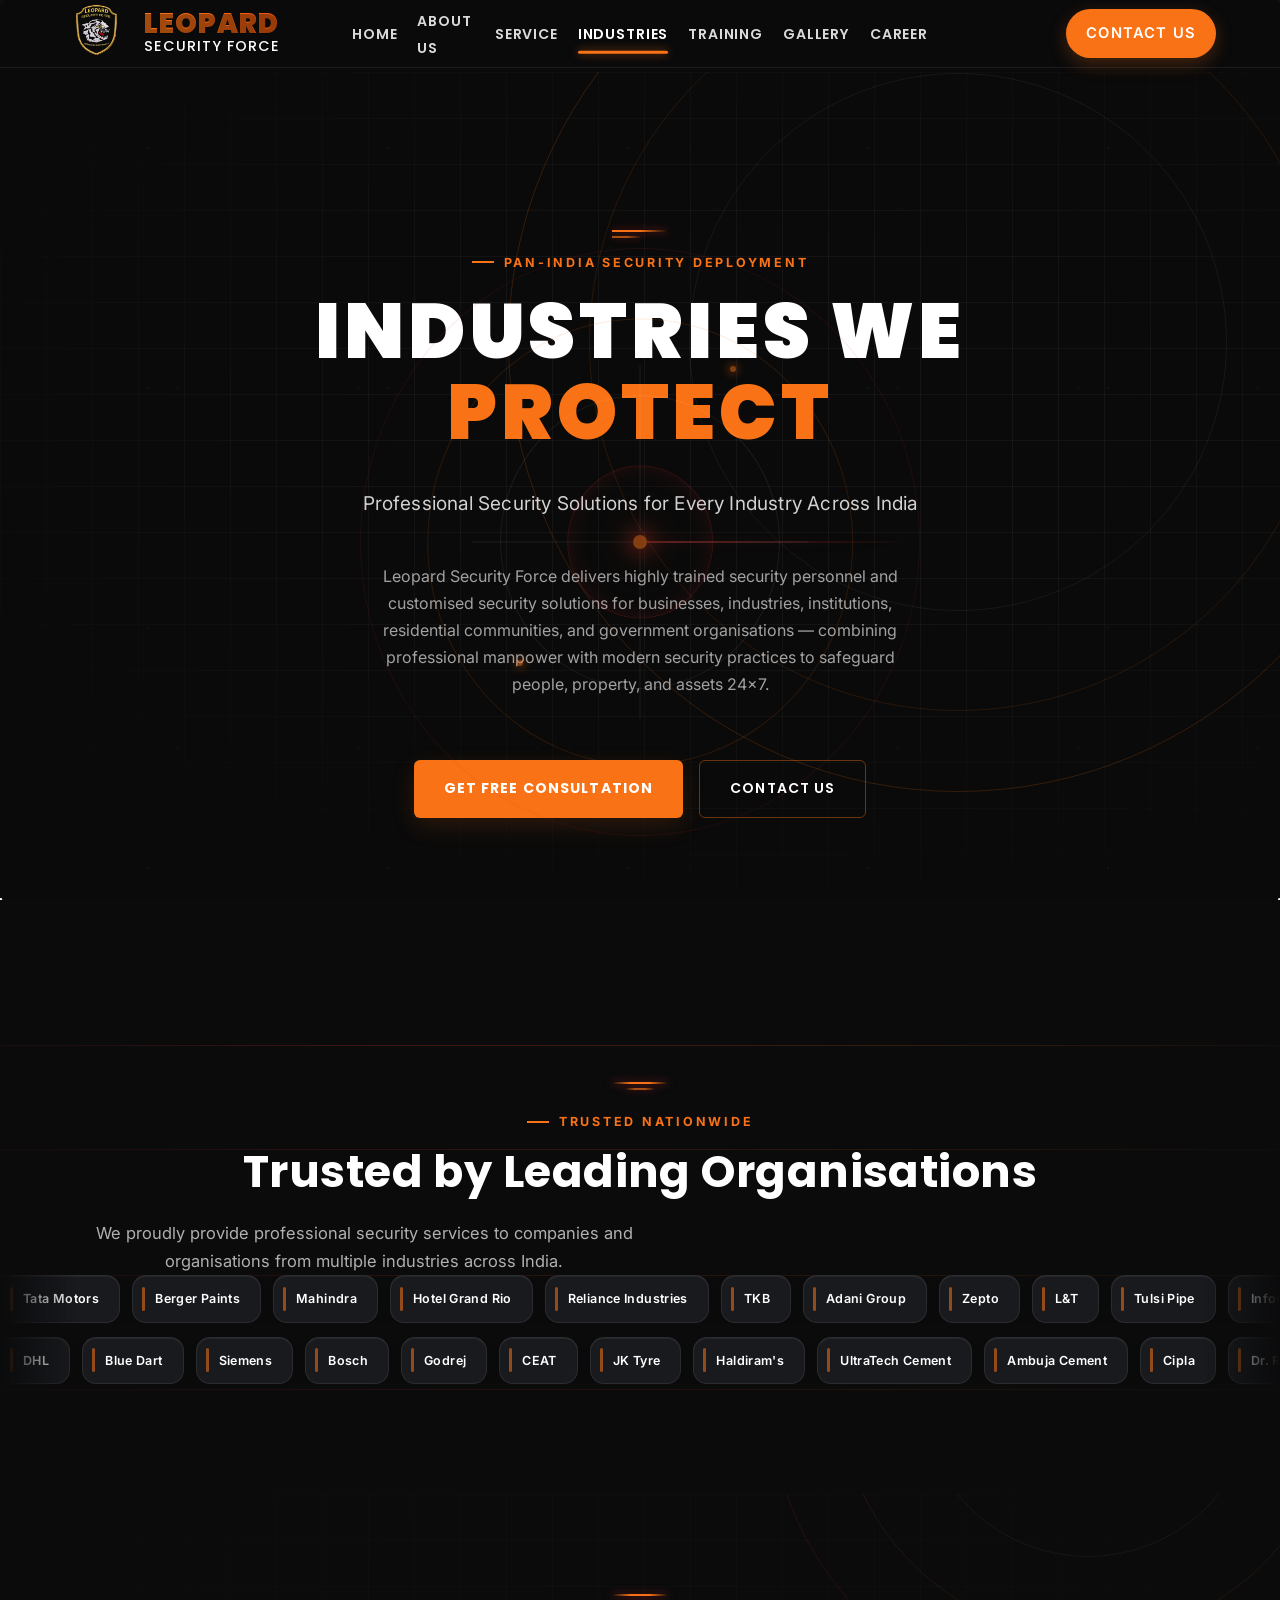
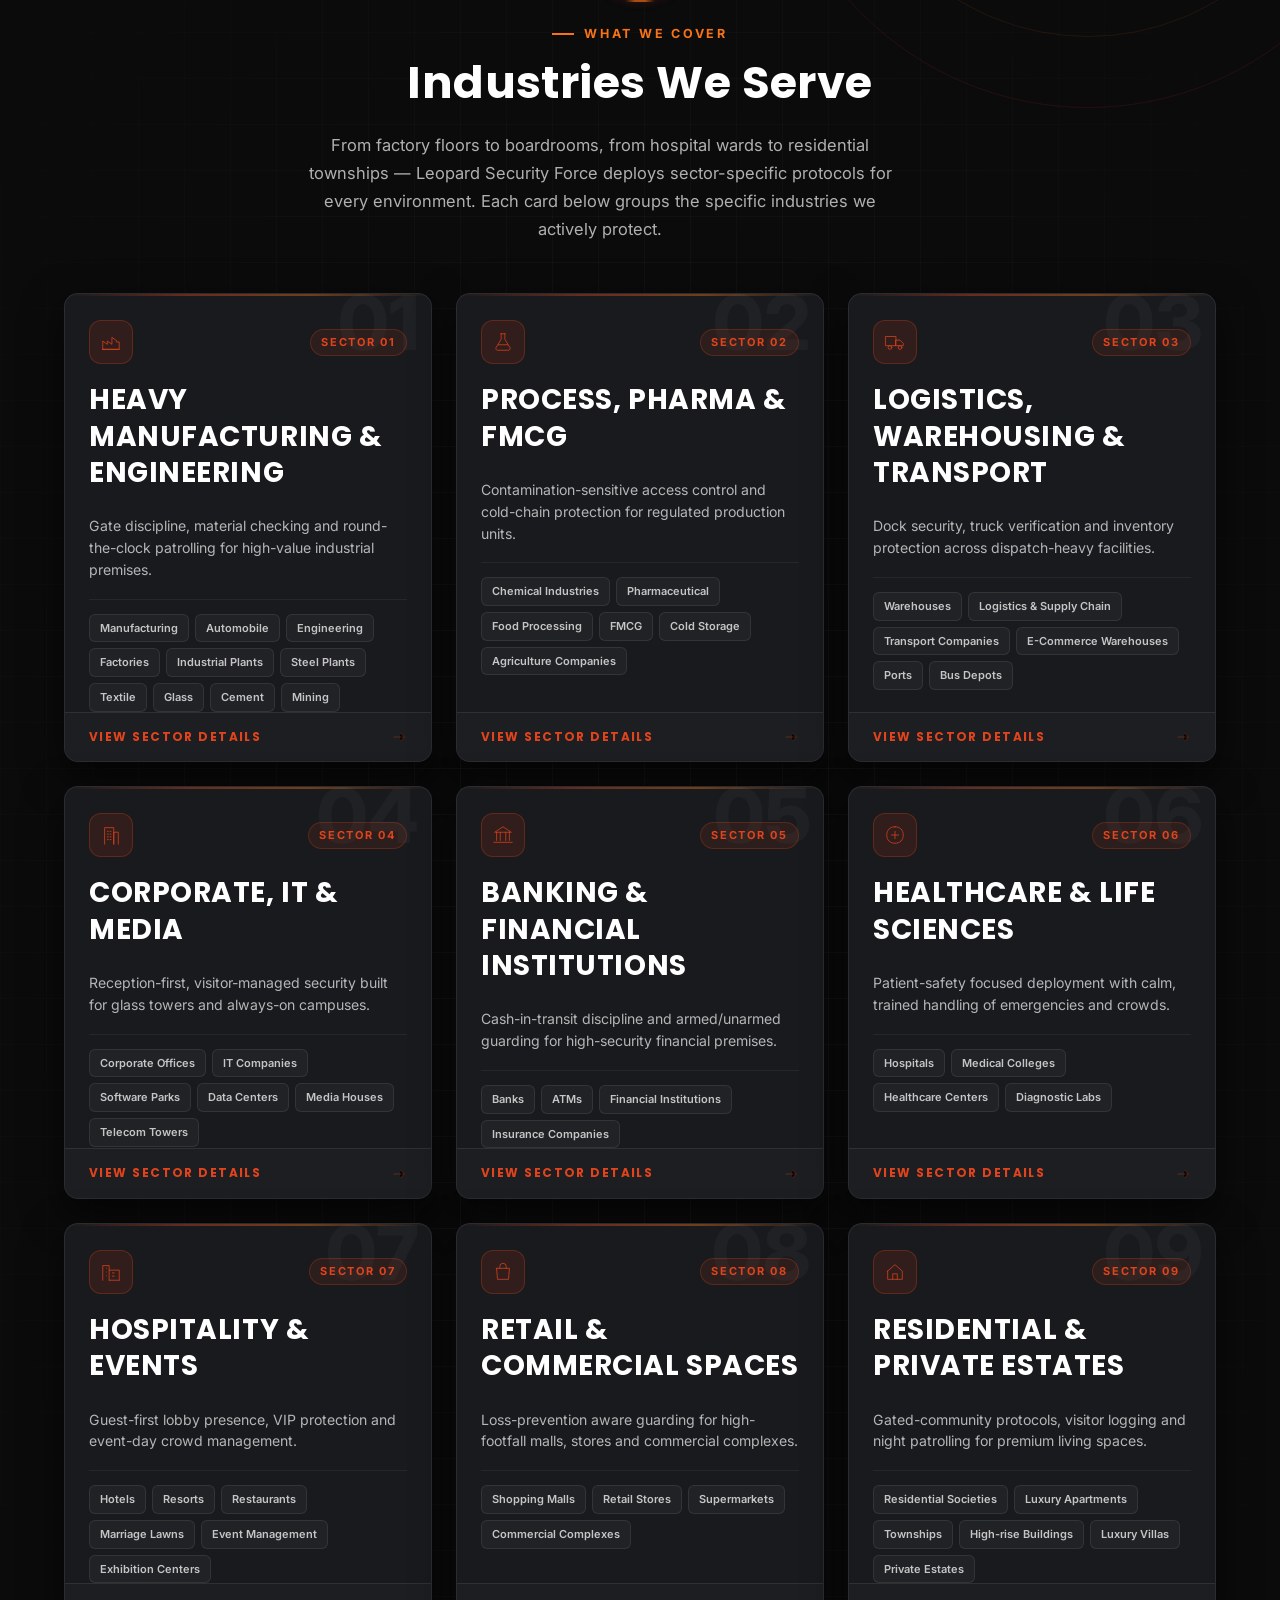
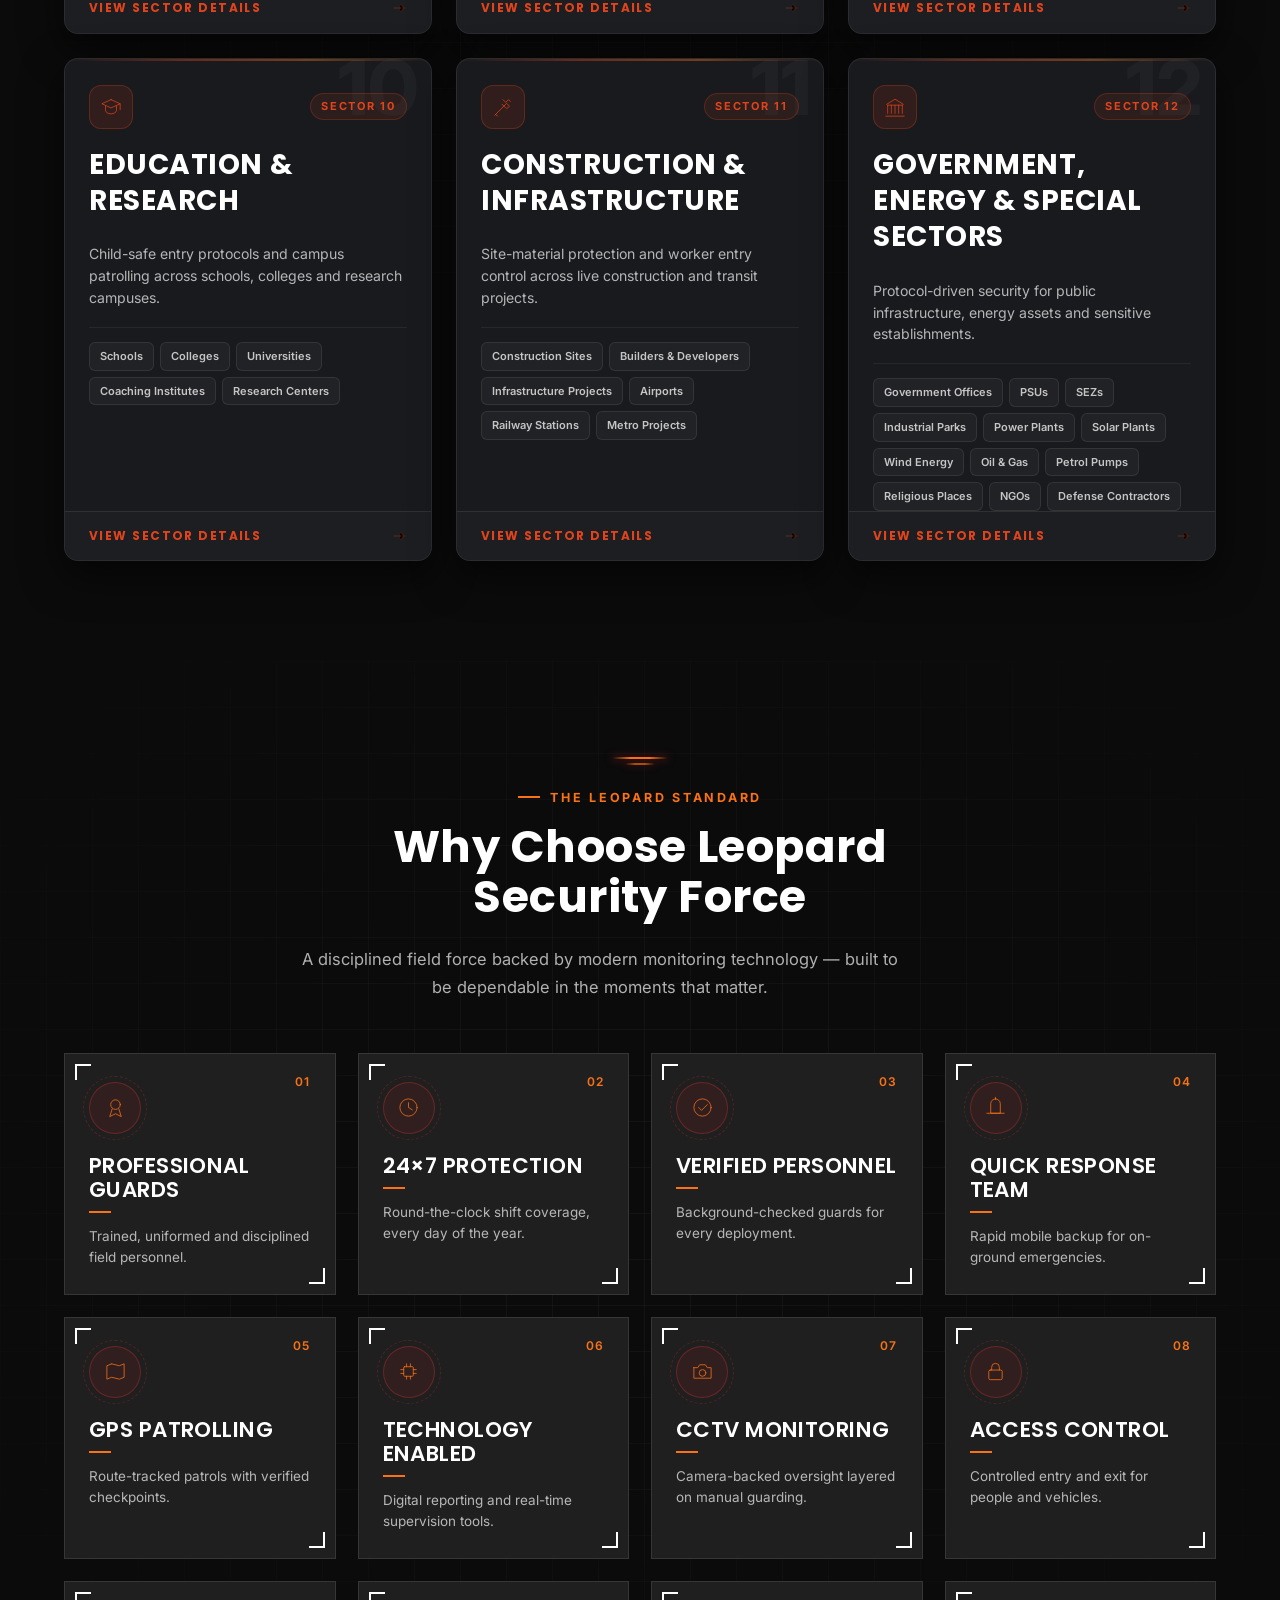
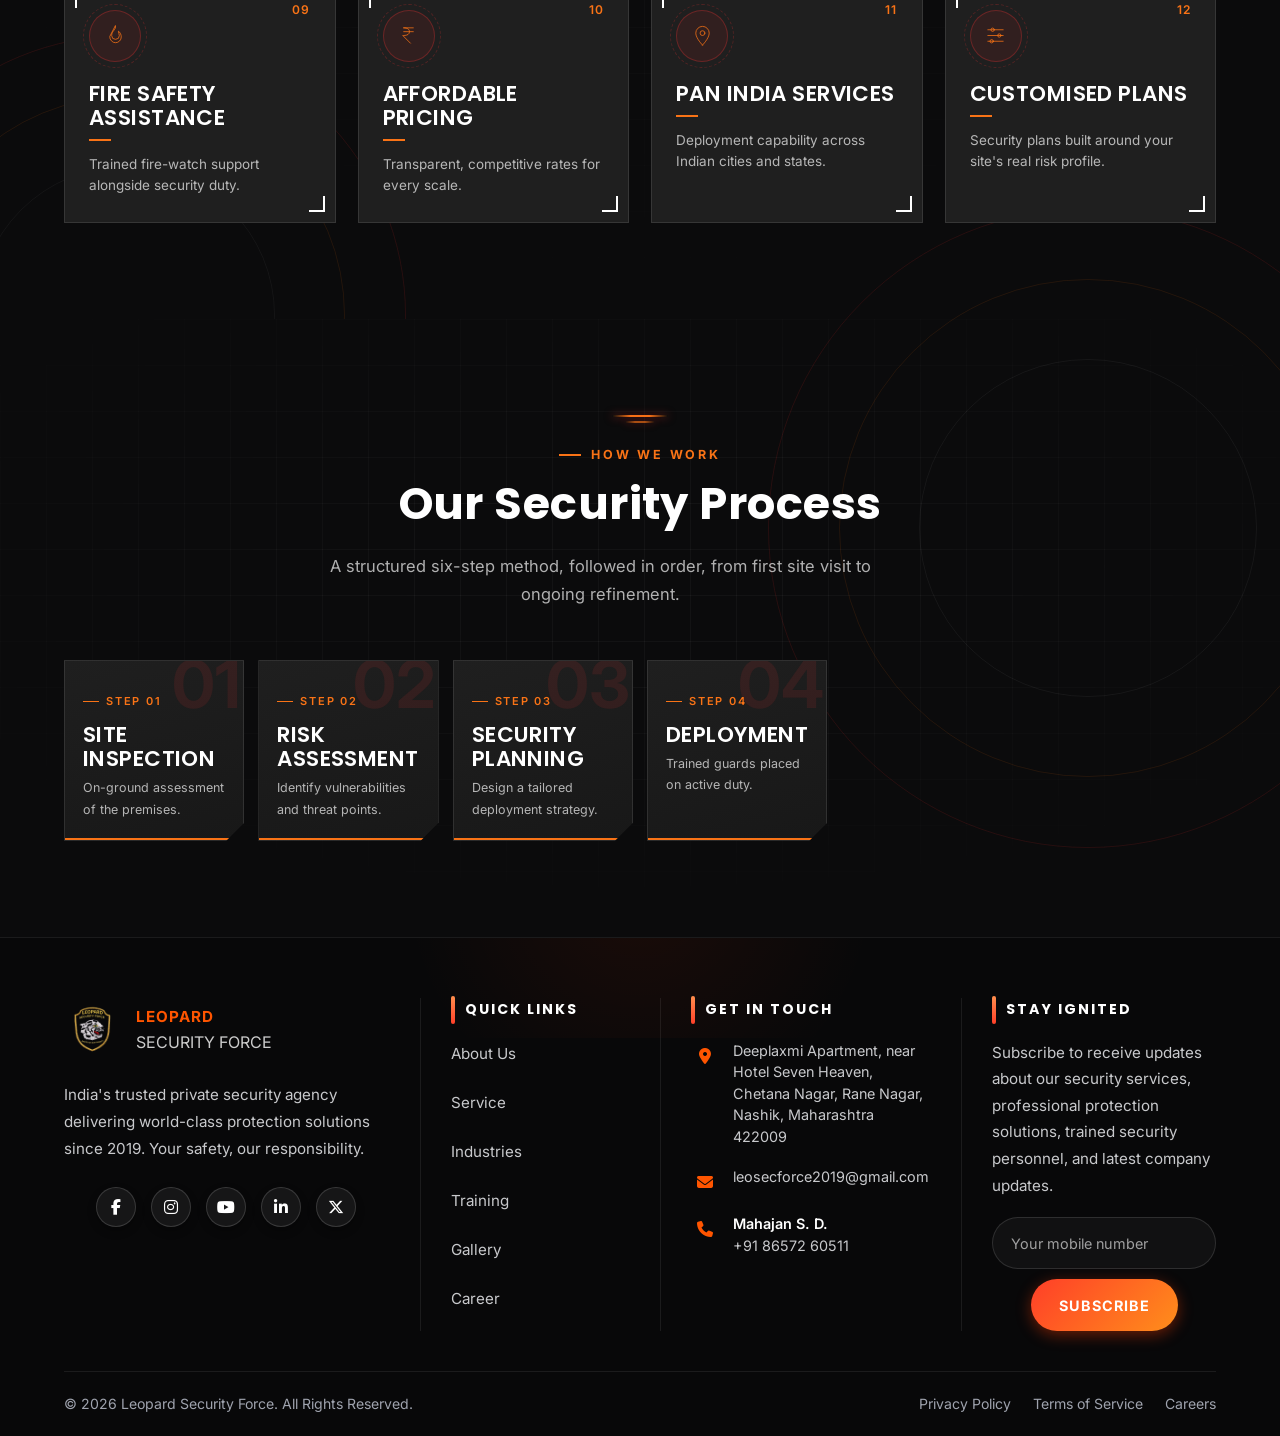
<file: industries.html>
<!DOCTYPE html>
<html lang="en">

<head>
  <meta charset="UTF-8">
  <meta name="viewport" content="width=device-width, initial-scale=1.0">
  <title>Industries We Protect | Leopard Security Force</title>
  <meta name="description"
    content="Leopard Security Force delivers trained, verified security personnel and technology-enabled protection across 20+ industries in India — manufacturing, corporate, healthcare, hospitality, residential, education, infrastructure and government.">
  <link rel="preconnect" href="https://fonts.googleapis.com">
  <meta name="keywords"
  content="Leopard Security Force, security agency India, industrial security, corporate security, factory security, healthcare security, residential security, event security, security services India">
  <link rel="preconnect" href="https://fonts.gstatic.com" crossorigin>
  <link href="https://fonts.googleapis.com/css2?family=Poppins:wght@400;500;600;700;800&display=swap" rel="stylesheet">
  <link rel="icon" type="image/png" href="logo.png">
  <link rel="canonical" href="https://leopardsecurityforce.com/industries.html">
  <meta property="og:title" content="Industries We Protect | Leopard Security Force">
<meta property="og:description" content="Leopard Security Force provides professional security solutions for corporate, industrial, healthcare, hospitality, residential, education, infrastructure and other sectors across India.">
<meta property="og:url" content="https://leopardsecurityforce.com/industries.html">
<meta property="og:type" content="website">
<meta property="og:image" content="https://leopardsecurityforce.com/logo.png">
<meta property="og:site_name" content="Leopard Security Force">

<meta name="twitter:card" content="summary">
<meta name="twitter:title" content="Industries We Protect | Leopard Security Force">
<meta name="twitter:description" content="Professional security solutions for businesses, industries, institutions, residential communities and organisations across India.">
<meta name="twitter:image" content="https://leopardsecurityforce.com/logo.png">
  <link rel="stylesheet" href="style.css">
  <link rel="stylesheet" href="tracker.css">
  <link rel="stylesheet" href="design-system.css">
  <link rel="stylesheet" href="https://cdnjs.cloudflare.com/ajax/libs/font-awesome/6.5.2/css/all.min.css" />
  <style>
    /* ============ TOKENS ============ */
    :root {
      --red: #F97316;
      --red-deep: #EA580C;
      --black: #0B0B0B;
      --orange: #F97316;
      --white: #FFFFFF;
      --off: #F3F3F2;
      --off-2: #E9E7E4;
      --ink: #141414;
      --muted: rgba(255, 255, 255, 0.65);
      --line: rgba(255, 255, 255, 0.08);
      --line-soft: rgba(255, 255, 255, 0.05);
      --bg: #0B0B0B;
      --surface: #181818;
      --surface-2: #1F1F1F;
      --text: #FFFFFF;
      --text-muted: rgba(255, 255, 255, 0.68);
      --line-dark: rgba(255, 255, 255, 0.10);
      --line-dark-soft: rgba(255, 255, 255, 0.07);
      --shadow: 0 20px 50px -20px rgba(0, 0, 0, 0.45);
      --shadow-sm: 0 8px 24px -12px rgba(0, 0, 0, 0.32);
      --radius: 18px;
      --radius-sm: 10px;
      --container: 1260px;
      --ease: cubic-bezier(.22, .61, .36, 1);
    }

    *,
    *::before,
    *::after {
      box-sizing: border-box;
      margin: 0;
      padding: 0;
    }

    html {
      scroll-behavior: smooth;
    }

    img {
      max-width: 100%;
      display: block;
    }

    a {
      color: inherit;
      text-decoration: none;
    }

    ul {
      list-style: none;
    }

    button {
      font-family: inherit;
      cursor: pointer;
      border: none;
      background: none;
    }

    .container {
      max-width: var(--container);
      margin: 0 auto;
      padding: 0 28px;
    }

    h1,
    h2,
    h3,
    h4 {
      font-family: 'Poppins', sans-serif;
      font-weight: 700;
      letter-spacing: 0.01em;
      color: var(--text);
      line-height: 1.12;
    }

    .eyebrow {
      display: inline-flex;
      align-items: center;
      gap: 10px;
      font-family: 'Poppins', sans-serif;
      font-size: 12.5px;
      font-weight: 700;
      letter-spacing: 0.22em;
      text-transform: uppercase;
      color: var(--red);
    }

    .eyebrow::before {
      content: "";
      width: 22px;
      height: 2px;
      background: var(--orange);
      display: inline-block;
    }

    .tag-lines {
      display: flex;
      flex-direction: column;
      align-items: center;
      gap: 4px;
      margin-bottom: 14px;
    }

    .tag-lines span {
      display: block;
      height: 2px;
      background: linear-gradient(90deg, transparent, var(--red), var(--orange), transparent);
      box-shadow: 0 0 8px rgba(211, 47, 47, 0.6);
    }

    .tag-lines span:nth-child(1) {
      width: 56px;
    }

    .tag-lines span:nth-child(2) {
      width: 30px;
      opacity: .65;
    }

    .section-head.center .tag-lines {
      margin-left: auto;
      margin-right: auto;
    }

    .section-head:not(.center) .tag-lines {
      align-items: flex-start;
    }

    .section-head:not(.center) .tag-lines span {
      background: linear-gradient(90deg, var(--red), var(--orange), transparent);
    }

    /* tactical grid + radar target decorations, reusable across sections */
    .tactical-grid {
      position: absolute;
      inset: 0;
      pointer-events: none;
      z-index: 0;
      background-image: linear-gradient(rgba(255, 255, 255, 0.035) 1px, transparent 1px), linear-gradient(90deg, rgba(255, 255, 255, 0.035) 1px, transparent 1px);
      background-size: 46px 46px;
      mask-image: radial-gradient(ellipse 80% 70% at 50% 40%, black 20%, transparent 85%);
    }

    .radar-rings {
      position: absolute;
      pointer-events: none;
      z-index: 0;
      border-radius: 50%;
      border: 1px solid rgba(211, 47, 47, 0.14);
    }

    .radar-rings::before,
    .radar-rings::after {
      content: "";
      position: absolute;
      border-radius: 50%;
      border: 1px solid rgba(249, 115, 22, 0.10);
    }

    .radar-rings.tr {
      top: -18%;
      right: -10%;
      width: 640px;
      height: 640px;
    }

    .radar-rings.tr::before {
      inset: 70px;
    }

    .radar-rings.tr::after {
      inset: 150px;
      border-color: rgba(255, 255, 255, 0.05);
    }

    .radar-rings.bl {
      bottom: -22%;
      left: -12%;
      width: 560px;
      height: 560px;
    }

    .radar-rings.bl::before {
      inset: 60px;
    }

    .radar-rings.bl::after {
      inset: 130px;
      border-color: rgba(255, 255, 255, 0.045);
    }

    .section-head {
      max-width: 680px;
      margin-bottom: 52px;
    }

    .section-head h2 {
      font-size: clamp(30px, 4vw, 44px);
      margin-top: 14px;
    }

    .section-head p {
      color: var(--text-muted);
      font-size: 16.5px;
      margin-top: 16px;
      max-width: 600px;
    }

    .section-head.center {
      margin-left: auto;
      margin-right: auto;
      text-align: center;
    }

    section {
      position: relative;
    }

    .pad {
      padding: 96px 0;
    }

    .pad-sm {
      padding: 64px 0;
    }

    /* reveal on scroll */
    .reveal {
      opacity: 0;
      transform: translateY(28px);
      transition: opacity .7s var(--ease), transform .7s var(--ease);
    }

    /* Support both .in (inline JS) and .active (script.js) */
    .reveal.in,
    .reveal.active {
      opacity: 1 !important;
      transform: translateY(0) !important;
    }

    /* === Mobile/Tablet: force section headers visible regardless of reveal state === */
    @media (max-width: 1024px) {
      .section-head {
        opacity: 1 !important;
        transform: none !important;
        visibility: visible !important;
        padding: 0 12px;
      }

      .section-head h2 {
        font-size: clamp(22px, 6vw, 34px) !important;
        color: #ffffff !important;
        line-height: 1.25 !important;
        margin-top: 10px !important;
      }

      .section-head p {
        font-size: 14px !important;
        color: rgba(255, 255, 255, 0.72) !important;
        margin-top: 10px !important;
      }

      .eyebrow {
        opacity: 1 !important;
        display: flex !important;
        font-size: 11px !important;
        color: #E1441C !important;
        letter-spacing: 2px !important;
        text-transform: uppercase;
        font-weight: 700;
      }
    }

    /* buttons */
    .btn {
      display: inline-flex;
      align-items: center;
      justify-content: center;
      gap: 10px;
      font-family: 'Poppins', sans-serif;
      font-size: 14px;
      font-weight: 600;
      letter-spacing: 0.08em;
      text-transform: uppercase;
      padding: 16px 30px;
      border-radius: 6px;
      white-space: nowrap;
      transition: transform .25s var(--ease), box-shadow .25s var(--ease), background .25s var(--ease), color .25s var(--ease);
    }

    .btn-primary {
      background: linear-gradient(135deg, var(--red) 0%, var(--red-deep) 100%);
      color: var(--white);
      box-shadow: 0 14px 30px -12px rgba(249, 115, 22, 0.55);
    }

    .btn-primary:hover {
      transform: translateY(-2px);
      box-shadow: 0 18px 36px -12px rgba(249, 115, 22, 0.65);
    }

    .btn-pill {
      border-radius: 999px;
      box-shadow: 0 0 0 1px rgba(211, 47, 47, 0.3), 0 10px 26px -10px rgba(211, 47, 47, 0.75), 0 0 20px rgba(211, 47, 47, 0.35);
    }

    .btn-pill:hover {
      box-shadow: 0 0 0 1px rgba(211, 47, 47, 0.4), 0 16px 32px -10px rgba(211, 47, 47, 0.85), 0 0 28px rgba(249, 115, 22, 0.4);
    }

    .btn-outline {
      border: 1.5px solid var(--orange);
      color: var(--orange);
      background: transparent;
    }

    .btn-outline:hover {
      background: var(--orange);
      color: var(--white);
      transform: translateY(-2px);
    }

    .btn-outline.dark {
      border-color: rgba(255, 255, 255, 0.5);
      color: var(--white);
    }

    .btn-outline.dark:hover {
      background: var(--white);
      color: var(--black);
    }

    .btn-ghost {
      font-family: 'Poppins', sans-serif;
      font-size: 12.5px;
      font-weight: 600;
      letter-spacing: .12em;
      text-transform: uppercase;
      color: var(--black);
      display: inline-flex;
      align-items: center;
      gap: 8px;
      padding: 0;
    }

    .btn-ghost svg {
      width: 14px;
      height: 14px;
      transition: transform .25s var(--ease);
    }

    .btn-ghost:hover svg {
      transform: translateX(4px);
    }

    /* ============ ICONS ============ */
    .ic {
      width: 26px;
      height: 26px;
      fill: none;
      stroke: currentColor;
      stroke-width: 1.6;
      stroke-linecap: round;
      stroke-linejoin: round;
    }

    /* ============ HEADER ============ */
    header {
      position: fixed;
      top: 0;
      left: 0;
      right: 0;
      z-index: 200;
      padding: 18px 0;
      transition: background .35s var(--ease), padding .35s var(--ease), box-shadow .35s var(--ease);
    }

    header .container {
      display: flex;
      align-items: center;
      justify-content: space-between;
    }

    header.solid {
      background: rgba(11, 11, 12, 0.92);
      backdrop-filter: blur(10px);
      box-shadow: 0 1px 0 var(--line-dark);
      padding: 12px 0;
    }

    .brand {
      display: flex;
      align-items: center;
      gap: 12px;
      font-family: 'Poppins', sans-serif;
    }

    .brand-mark {
      width: 42px;
      height: 42px;
      border-radius: 8px;
      background: linear-gradient(135deg, var(--red), var(--red-deep));
      display: flex;
      align-items: center;
      justify-content: center;
      flex-shrink: 0;
      box-shadow: 0 8px 18px -8px rgba(249, 115, 22, .6);
    }

    .brand-mark svg {
      width: 24px;
      height: 24px;
      stroke: #fff;
    }

    .brand-text {
      line-height: 1.1;
      color: var(--white);
      transition: color .35s var(--ease);
    }

    header.solid .brand-text {
      color: var(--text);
    }

    .brand-text b {
      display: block;
      font-size: 16.5px;
      font-weight: 700;
      letter-spacing: .03em;
    }

    .brand-text span {
      display: block;
      font-size: 10px;
      letter-spacing: .18em;
      color: var(--orange);
      font-weight: 600;
      margin-top: 2px;
    }

    nav {
      display: flex;
      align-items: center;
      gap: 36px;
    }

    nav a {
      font-family: 'Poppins', sans-serif;
      font-size: 13px;
      font-weight: 500;
      letter-spacing: .06em;
      text-transform: uppercase;
      color: rgba(255, 255, 255, 0.85);
      position: relative;
      padding-bottom: 4px;
      transition: color .3s;
    }

    header.solid nav a {
      color: rgba(245, 244, 242, 0.85);
    }

    nav a::after {
      content: "";
      position: absolute;
      left: 0;
      bottom: 0;
      width: 0;
      height: 2px;
      background: var(--red);
      transition: width .3s var(--ease);
    }

    nav a:hover::after {
      width: 100%;
    }

    nav a:hover {
      color: var(--red);
    }

    .header-cta {
      display: flex;
      align-items: center;
      gap: 22px;
    }

    .header-phone {
      display: flex;
      align-items: center;
      gap: 8px;
      font-family: 'Poppins', sans-serif;
      font-size: 13px;
      font-weight: 600;
      letter-spacing: .04em;
      color: rgba(255, 255, 255, 0.9);
    }

    header.solid .header-phone {
      color: var(--text);
    }

    .header-phone svg {
      width: 16px;
      height: 16px;
      color: var(--orange);
    }

    .navtoggle {
      display: none;
      width: 40px;
      height: 40px;
      align-items: center;
      justify-content: center;
      color: #fff;
    }

    header.solid .navtoggle {
      color: var(--text);
    }

    .navtoggle svg {
      width: 24px;
      height: 24px;
    }

    /* ============ HERO ============ */
    .hero {
      position: relative;
      min-height: 100vh;
      display: flex;
      align-items: center;
      background:
        radial-gradient(ellipse 900px 500px at 82% 18%, rgba(249, 115, 22, 0.28), transparent 60%),
        radial-gradient(ellipse 700px 600px at 8% 90%, rgba(249, 115, 22, 0.14), transparent 60%),
        linear-gradient(160deg, #0b0b0c 0%, #161616 55%, #1c1414 100%);
      overflow: hidden;
      padding-top: 110px;
      padding-bottom: 70px;
    }

    .hero-grid {
      position: absolute;
      inset: 0;
      background-image:
        linear-gradient(rgba(255, 255, 255, 0.045) 1px, transparent 1px),
        linear-gradient(90deg, rgba(255, 255, 255, 0.045) 1px, transparent 1px);
      background-size: 46px 46px;
      mask-image: radial-gradient(ellipse 90% 70% at 60% 40%, black 30%, transparent 85%);
    }

    .hero-sweep {
      position: absolute;
      top: -20%;
      right: -10%;
      width: 900px;
      height: 900px;
      border-radius: 50%;
      border: 1px solid rgba(249, 115, 22, 0.18);
      animation: spin 40s linear infinite;
    }

    .hero-sweep::before,
    .hero-sweep::after {
      content: "";
      position: absolute;
      inset: 80px;
      border-radius: 50%;
      border: 1px solid rgba(249, 115, 22, 0.13);
    }

    .hero-sweep::after {
      inset: 180px;
      border-color: rgba(255, 255, 255, 0.06);
    }

    @keyframes spin {
      to {
        transform: rotate(360deg);
      }
    }

    .hero .container {
      position: relative;
      z-index: 2;
      display: flex;
      flex-direction: column;
      align-items: center;
      text-align: center;
    }

    .hero-copy {
      max-width: 820px;
      display: flex;
      flex-direction: column;
      align-items: center;
    }

    .hero-copy .tag-lines {
      align-items: center;
    }

    .hero-copy p {
      margin-left: auto;
      margin-right: auto;
    }

    .hero-actions {
      justify-content: center;
    }

    .hero-copy .eyebrow {
      color: var(--orange);
    }

    .hero-copy .eyebrow::before {
      background: var(--red);
    }

    .hero-copy .tag-lines {
      align-items: flex-start;
    }

    .hero-copy .tag-lines span {
      background: linear-gradient(90deg, var(--red), var(--orange), transparent);
    }

    .hero-copy h1 {
      color: var(--white);
      font-size: clamp(40px, 5.6vw, 68px);
      margin-top: 18px;
      text-transform: uppercase;
      letter-spacing: 0.01em;
    }

    .hero-copy h1 em {
      font-style: normal;
      color: var(--red);
    }

    .hero-copy .sub {
      color: rgba(255, 255, 255, 0.82);
      font-family: 'Poppins', sans-serif;
      font-weight: 400;
      font-size: 19px;
      margin-top: 18px;
      letter-spacing: .01em;
    }

    .hero-copy p {
      color: rgba(255, 255, 255, 0.62);
      font-size: 16px;
      margin-top: 18px;
      max-width: 560px;
    }

    .hero-actions {
      display: flex;
      gap: 16px;
      margin-top: 38px;
      flex-wrap: wrap;
    }

    /* radar + crosshair visual — decorative, absolutely positioned so it never adds page height */
    .hero-visual {
      position: absolute;
      top: 50%;
      left: 50%;
      transform: translate(-50%, -50%);
      width: min(560px, 70vw);
      aspect-ratio: 1/1.05;
      z-index: 0;
      opacity: 0.5;
      pointer-events: none;
      display: flex;
      align-items: center;
      justify-content: center;
    }

    .radar-target {
      position: relative;
      width: 100%;
      height: 100%;
    }

    .radar-ring {
      position: absolute;
      border-radius: 50%;
      border: 1px solid rgba(249, 115, 22, 0.28);
      top: 50%;
      left: 50%;
      transform: translate(-50%, -50%);
    }

    .radar-ring.r1 {
      width: 100%;
      height: 100%;
      border-color: rgba(211, 47, 47, 0.22);
    }

    .radar-ring.r2 {
      width: 76%;
      height: 76%;
      border-color: rgba(249, 115, 22, 0.28);
    }

    .radar-ring.r3 {
      width: 50%;
      height: 50%;
      border-color: rgba(255, 255, 255, 0.14);
    }

    .radar-ring.r4 {
      width: 26%;
      height: 26%;
      border-color: rgba(211, 47, 47, 0.4);
      box-shadow: 0 0 24px rgba(211, 47, 47, 0.25) inset;
    }

    .radar-sweep {
      position: absolute;
      top: 50%;
      left: 50%;
      width: 50%;
      height: 2px;
      transform-origin: left center;
      transform: translateY(-50%) rotate(0deg);
      background: linear-gradient(90deg, rgba(211, 47, 47, 0.85), transparent);
      animation: radarspin 6s linear infinite;
      filter: drop-shadow(0 0 6px rgba(211, 47, 47, 0.6));
    }

    @keyframes radarspin {
      to {
        transform: translateY(-50%) rotate(360deg);
      }
    }

    .crosshair-h,
    .crosshair-v {
      position: absolute;
      top: 50%;
      left: 50%;
      background: rgba(255, 255, 255, 0.16);
    }

    .crosshair-h {
      width: 60%;
      height: 1px;
      transform: translate(-50%, -50%);
    }

    .crosshair-v {
      width: 1px;
      height: 60%;
      transform: translate(-50%, -50%);
    }

    .crosshair-core {
      position: absolute;
      top: 50%;
      left: 50%;
      width: 14px;
      height: 14px;
      transform: translate(-50%, -50%);
      border-radius: 50%;
      background: var(--red);
      box-shadow: 0 0 18px 4px rgba(211, 47, 47, 0.75), 0 0 40px 10px rgba(249, 115, 22, 0.25);
      animation: pulse 2.4s ease-in-out infinite;
    }

    @keyframes pulse {

      0%,
      100% {
        transform: translate(-50%, -50%) scale(1);
      }

      50% {
        transform: translate(-50%, -50%) scale(1.25);
      }
    }

    .blip {
      position: absolute;
      width: 6px;
      height: 6px;
      border-radius: 50%;
      background: var(--orange);
      box-shadow: 0 0 10px 2px rgba(249, 115, 22, 0.7);
    }

    .blip.b1 {
      top: 20%;
      left: 66%;
      animation: blink 3s ease-in-out infinite;
    }

    .blip.b2 {
      top: 70%;
      left: 28%;
      animation: blink 3s ease-in-out infinite 1.4s;
    }

    @keyframes blink {

      0%,
      100% {
        opacity: 0.2;
      }

      50% {
        opacity: 1;
      }
    }

    /* ============ CLIENTS ============ */
    @keyframes marquee {
      from {
        transform: translateX(0);
      }

      to {
        transform: translateX(-50%);
      }
    }


    /* ============ WHY US ============ */
    .why {
      background: var(--surface);
    }


    /* ============ PROCESS v2 — tactical case-file steps ============ */
    .process {
      background: var(--bg);
    }

    .timeline {
      position: relative;
      display: grid;
      grid-template-columns: repeat(6, 1fr);
      gap: 14px;
    }

    .tl-step {
      position: relative;
      z-index: 2;
      text-align: left;
      background: linear-gradient(165deg, var(--surface-2) 0%, var(--surface) 100%);
      border: 1px solid var(--line-dark);
      padding: 22px 18px 20px;
      clip-path: polygon(0 0, 100% 0, 100% calc(100% - 18px), calc(100% - 18px) 100%, 0 100%);
      overflow: hidden;
      opacity: 0;
      transform: translateY(22px);
      transition: opacity .6s var(--ease), transform .6s var(--ease), border-color .4s var(--ease), box-shadow .4s var(--ease);
    }

    .tl-step.on {
      opacity: 1;
      transform: translateY(0);
    }

    .tl-step:hover {
      border-color: rgba(211, 47, 47, 0.45);
      box-shadow: 0 22px 42px -22px rgba(211, 47, 47, .4);
      transform: translateY(-5px);
    }

    .tl-num {
      position: absolute;
      top: -10px;
      right: 2px;
      font-family: 'Poppins', sans-serif;
      font-weight: 700;
      font-size: 66px;
      line-height: 1;
      color: rgba(255, 255, 255, 0.04);
      pointer-events: none;
      transition: color .4s var(--ease);
    }

    .tl-step.on .tl-num,
    .tl-step:hover .tl-num {
      color: rgba(211, 47, 47, 0.13);
    }

    .tl-tag {
      position: relative;
      z-index: 2;
      display: inline-flex;
      align-items: center;
      gap: 7px;
      font-family: 'Poppins', sans-serif;
      font-size: 11px;
      font-weight: 600;
      letter-spacing: .16em;
      text-transform: uppercase;
      color: var(--red);
      margin-bottom: 12px;
    }

    .tl-tag::before {
      content: "";
      width: 16px;
      height: 1px;
      background: var(--orange);
    }

    .tl-step h4 {
      position: relative;
      z-index: 2;
      font-size: 14px;
      text-transform: uppercase;
      letter-spacing: .02em;
      margin-bottom: 6px;
    }

    .tl-step p {
      position: relative;
      z-index: 2;
      font-size: 12.5px;
      color: var(--text-muted);
    }

    .tl-step::after {
      content: "";
      position: absolute;
      left: 0;
      bottom: 0;
      height: 2px;
      width: 0;
      background: linear-gradient(90deg, var(--red), var(--orange));
      transition: width .7s var(--ease);
    }

    .tl-step.on::after {
      width: 100%;
    }

    /* ============ RESPONSIVE ============ */
    @media(max-width:1080px) {
      .ind-grid {
        grid-template-columns: repeat(2, 1fr);
      }

      .hero .container {
        grid-template-columns: 1fr;
      }

      .hero-visual {
        display: none;
      }

      .foot-grid {
        grid-template-columns: 1fr 1fr;
      }
    }

    @media(max-width:860px) {

      nav,
      .header-phone {
        display: none;
      }

      .navtoggle {
        display: flex;
      }

      .hero-stats .container {
        grid-template-columns: repeat(2, 1fr);
        row-gap: 24px;
      }

      .timeline {
        grid-template-columns: repeat(3, 1fr);
        row-gap: 20px;
      }
    }

    @media(max-width:640px) {
      .container {
        padding: 0 20px;
      }

      .pad {
        padding: 64px 0;
      }

      .ind-grid {
        grid-template-columns: 1fr;
      }

      .why-list {
        grid-template-columns: 1fr;
      }

      .foot-grid {
        grid-template-columns: 1fr;
        gap: 34px;
      }

      .timeline {
        grid-template-columns: repeat(2, 1fr);
      }

      .hero-actions {
        flex-direction: column;
        align-items: stretch;
      }

      .btn {
        width: 100%;
      }
    }

    @media(prefers-reduced-motion:reduce) {
      * {
        animation-duration: 0.01ms !important;
        animation-iteration-count: 1 !important;
        transition-duration: 0.01ms !important;
      }
    }

    /* ============ CLIENTS v2 — premium marquee with glow lines ============ */
    .clients {
      position: relative;
      overflow: hidden;
      padding: 110px 0;
      background:
        radial-gradient(ellipse 800px 400px at 15% 0%, rgba(211, 47, 47, 0.10), transparent 60%),
        radial-gradient(ellipse 800px 400px at 85% 100%, rgba(249, 115, 22, 0.08), transparent 60%),
        var(--surface);
    }

    .glow-lines {
      position: absolute;
      inset: 0;
      pointer-events: none;
      opacity: 0.5;
    }

    .glow-line {
      position: absolute;
      left: -10%;
      width: 120%;
      height: 1px;
      background: linear-gradient(90deg, transparent, rgba(211, 47, 47, 0.55), rgba(249, 115, 22, 0.35), transparent);
    }

    .glow-line.l1 {
      top: 14%;
      animation: driftL 26s linear infinite;
    }

    .glow-line.l2 {
      top: 34%;
      animation: driftR 32s linear infinite;
      opacity: 0.7;
    }

    .glow-line.l3 {
      top: 58%;
      animation: driftL 22s linear infinite;
      opacity: 0.6;
    }

    .glow-line.l4 {
      top: 80%;
      animation: driftR 38s linear infinite;
      opacity: 0.5;
    }

    @keyframes driftL {
      from {
        transform: translateX(0);
      }

      to {
        transform: translateX(-8%);
      }
    }

    @keyframes driftR {
      from {
        transform: translateX(-8%);
      }

      to {
        transform: translateX(0);
      }
    }

    .clients .section-head {
      position: relative;
      z-index: 2;
    }

    .client-marquee {
      position: relative;
      z-index: 2;
      overflow: hidden;
      -webkit-mask-image: linear-gradient(90deg, transparent, black 6%, black 94%, transparent);
      mask-image: linear-gradient(90deg, transparent, black 6%, black 94%, transparent);
      margin-bottom: 14px;
    }

    .client-marquee:last-child {
      margin-bottom: 0;
    }

    .client-track {
      display: flex;
      gap: 12px;
      width: max-content;
      animation: marquee 55s linear infinite;
    }

    .client-track.track-reverse {
      animation: marquee 55s linear infinite;
      animation-delay: -20s;
    }

    .client-marquee:hover .client-track {
      animation-play-state: paused;
    }

    .client-card {
      position: relative;
      flex: 0 0 auto;
      display: flex;
      align-items: center;
      padding: 12px 20px 12px 22px;
      border-radius: 9px;
      background: rgba(255, 255, 255, 0.035);
      border: 1px solid rgba(255, 255, 255, 0.09);
      backdrop-filter: blur(8px);
      box-shadow: inset 0 1px 0 rgba(255, 255, 255, 0.05), 0 8px 18px -12px rgba(0, 0, 0, .7);
      transition: transform .35s var(--ease), border-color .35s var(--ease), box-shadow .35s var(--ease), background .35s var(--ease);
    }

    .client-card::before {
      content: "";
      position: absolute;
      left: 9px;
      top: 24%;
      bottom: 24%;
      width: 3px;
      border-radius: 3px;
      background: linear-gradient(180deg, var(--red), var(--orange));
      opacity: .55;
      transition: opacity .35s var(--ease);
    }

    .client-card span {
      font-family: 'Poppins', sans-serif;
      font-weight: 600;
      font-size: 12.5px;
      letter-spacing: .03em;
      color: var(--text);
      white-space: nowrap;
    }

    .client-card:hover {
      transform: translateY(-3px);
      border-color: rgba(211, 47, 47, 0.45);
      background: rgba(211, 47, 47, 0.07);
      box-shadow: inset 0 1px 0 rgba(255, 255, 255, 0.06), 0 16px 30px -16px rgba(211, 47, 47, .55);
    }

    .client-card:hover::before {
      opacity: 1;
    }

    /* ============ INDUSTRIES v3 — tactical dossier cards ============ */
    .industries {
      background: var(--bg);
      padding: 100px 0;
      position: relative;
      overflow: hidden;
    }

    .industries .section-head {
      margin-left: auto;
      margin-right: auto;
      text-align: center;
      margin-bottom: 50px;
    }

    .ind-grid {
      display: grid;
      grid-template-columns: repeat(3, 1fr);
      gap: 24px;
    }

    @media (max-width: 1024px) {
      .ind-grid {
        grid-template-columns: repeat(2, 1fr) !important;
        gap: 20px !important;
      }
    }

    @media (max-width: 768px) {
      .ind-grid {
        grid-template-columns: 1fr !important;
        gap: 16px !important;
      }
    }

    .ind-card {
      position: relative;
      display: flex;
      flex-direction: column;
      height: 100%;
      background: rgba(18, 20, 24, 0.75);
      backdrop-filter: blur(16px);
      -webkit-backdrop-filter: blur(16px);
      border: 1px solid rgba(255, 255, 255, 0.08);
      border-radius: 16px;
      padding: 26px 24px 0;
      overflow: hidden;
      box-shadow: 0 14px 40px rgba(0, 0, 0, 0.6);
      transition: transform .35s var(--ease), border-color .35s var(--ease), box-shadow .35s var(--ease);
    }

    .ind-card::before {
      content: "";
      position: absolute;
      left: 0;
      top: 0;
      right: 0;
      height: 2px;
      background: linear-gradient(90deg, transparent, #E1441C, #F97316, transparent);
      opacity: 0.4;
      transition: opacity .35s var(--ease);
    }

    .ind-card:hover {
      transform: translateY(-6px);
      border-color: rgba(225, 68, 28, 0.45);
      box-shadow: 0 20px 45px rgba(225, 68, 28, 0.2), 0 10px 30px rgba(0, 0, 0, 0.9);
    }

    .ind-card:hover::before {
      opacity: 1;
    }

    .ind-watermark {
      position: absolute;
      top: -10px;
      right: 12px;
      font-family: 'Poppins', sans-serif;
      font-weight: 800;
      font-size: 76px;
      line-height: 1;
      color: rgba(255, 255, 255, 0.03);
      letter-spacing: 0;
      pointer-events: none;
      transition: color .35s var(--ease);
    }

    .ind-card:hover .ind-watermark {
      color: rgba(225, 68, 28, 0.12);
    }

    .ind-top {
      position: relative;
      z-index: 2;
      display: flex;
      align-items: center;
      justify-content: space-between;
      gap: 14px;
    }

    .ind-icon {
      position: relative;
      width: 44px;
      height: 44px;
      flex-shrink: 0;
      border-radius: 12px;
      background: rgba(225, 68, 28, 0.12);
      border: 1px solid rgba(225, 68, 28, 0.28);
      display: flex;
      align-items: center;
      justify-content: center;
      transition: transform .35s var(--ease), background .35s var(--ease), border-color .35s var(--ease);
    }

    .ind-card:hover .ind-icon {
      transform: scale(1.06);
      background: linear-gradient(135deg, #E1441C, #F97316);
      border-color: #F97316;
      box-shadow: 0 0 16px rgba(225, 68, 28, 0.5);
    }

    .ind-icon svg {
      width: 22px;
      height: 22px;
      stroke: #E1441C;
      transition: stroke .3s var(--ease);
    }

    .ind-card:hover .ind-icon svg {
      stroke: #ffffff;
    }

    .ind-num {
      font-family: 'Poppins', sans-serif;
      font-size: 11px;
      letter-spacing: .16em;
      color: #E1441C;
      font-weight: 700;
      white-space: nowrap;
      background: rgba(225, 68, 28, 0.1);
      padding: 3px 10px;
      border-radius: 99px;
      border: 1px solid rgba(225, 68, 28, 0.25);
    }

    .ind-body {
      position: relative;
      z-index: 2;
      display: flex;
      flex-direction: column;
      flex: 1;
      margin-top: 18px;
    }

    .ind-body h3 {
      font-size: 1.15rem;
      font-weight: 700;
      text-transform: uppercase;
      letter-spacing: .02em;
      color: #FFFFFF;
      line-height: 1.3;
    }

    .ind-body p {
      color: var(--text-muted);
      font-size: 0.88rem;
      margin-top: 10px;
      line-height: 1.55;
    }

    .chip-row {
      display: flex;
      flex-wrap: wrap;
      gap: 6px;
      margin-top: 18px;
      border-top: 1px solid rgba(255, 255, 255, 0.06);
      padding-top: 14px;
    }

    .chip {
      position: relative;
      font-size: 11px;
      font-weight: 600;
      color: #C5C5C5;
      background: rgba(255, 255, 255, 0.04);
      border: 1px solid rgba(255, 255, 255, 0.08);
      padding: 4px 10px;
      border-radius: 6px;
      transition: all .25s var(--ease);
    }

    .ind-card:hover .chip {
      border-color: rgba(225, 68, 28, 0.3);
      color: #FFFFFF;
      background: rgba(225, 68, 28, 0.08);
    }

    .ind-body .btn-ghost {
      position: relative;
      z-index: 2;
      display: flex;
      align-items: center;
      justify-content: space-between;
      margin: 20px -24px 0;
      padding: 14px 24px;
      color: #E1441C;
      font-size: 12px;
      font-weight: 700;
      letter-spacing: .12em;
      text-transform: uppercase;
      border-top: 1px solid rgba(255, 255, 255, 0.08);
      background: rgba(255, 255, 255, 0.015);
      margin-top: auto;
      text-decoration: none;
      transition: all .25s var(--ease);
    }

    .ind-body .btn-ghost svg {
      width: 16px;
      height: 16px;
      stroke: #E1441C;
      transition: transform .25s var(--ease);
    }

    .ind-card:hover .ind-body .btn-ghost {
      background: rgba(225, 68, 28, 0.12);
      color: #FFFFFF;
    }

    .ind-card:hover .ind-body .btn-ghost svg {
      stroke: #FFFFFF;
      transform: translateX(4px);
    }

    /* ============ WHY US v3 — radar-target feature cards ============ */
    .why {
      background: var(--surface);
      position: relative;
      overflow: hidden;
    }

    .why .eyebrow {
      color: var(--red);
    }

    .why .eyebrow::before {
      background: var(--orange);
    }

    .why-list {
      position: relative;
      z-index: 2;
      display: grid;
      grid-template-columns: repeat(4, 1fr);
      gap: 22px;
    }

    .why-item {
      position: relative;
      background: var(--surface-2);
      border: 1px solid var(--line-dark);
      padding: 28px 24px 26px;
      transition: transform .4s var(--ease), box-shadow .4s var(--ease), border-color .4s var(--ease);
      overflow: hidden;
    }

    .why-item::before,
    .why-item::after {
      content: "";
      position: absolute;
      width: 16px;
      height: 16px;
      border-color: rgba(249, 115, 22, 0);
      transition: border-color .4s var(--ease);
    }

    .why-item::before {
      top: 10px;
      left: 10px;
      border-top: 2px solid;
      border-left: 2px solid;
    }

    .why-item::after {
      bottom: 10px;
      right: 10px;
      border-bottom: 2px solid;
      border-right: 2px solid;
    }

    .why-item:hover {
      transform: translateY(-6px);
      border-color: rgba(211, 47, 47, 0.35);
      box-shadow: 0 24px 44px -22px rgba(211, 47, 47, .35);
    }

    .why-item:hover::before,
    .why-item:hover::after {
      border-color: rgba(249, 115, 22, 0.85);
    }

    .why-num {
      position: absolute;
      top: 22px;
      right: 24px;
      font-family: 'Poppins', sans-serif;
      font-size: 12px;
      font-weight: 600;
      letter-spacing: .1em;
      color: var(--red);
      line-height: 1;
    }

    .why-item .icwrap {
      position: relative;
      width: 52px;
      height: 52px;
      border-radius: 50%;
      background: rgba(211, 47, 47, 0.10);
      border: 1px solid rgba(211, 47, 47, 0.35);
      display: flex;
      align-items: center;
      justify-content: center;
      transition: background .45s var(--ease), border-color .45s var(--ease);
      margin-bottom: 20px;
    }

    .why-item .icwrap::before {
      content: "";
      position: absolute;
      inset: -7px;
      border-radius: 50%;
      border: 1px dashed rgba(211, 47, 47, 0.28);
      transition: border-color .4s var(--ease);
      animation: ringspin 14s linear infinite;
    }

    .why-item:hover .icwrap {
      background: linear-gradient(135deg, var(--red), var(--orange));
      border-color: transparent;
    }

    .why-item:hover .icwrap::before {
      border-color: rgba(249, 115, 22, 0.55);
    }

    @keyframes ringspin {
      to {
        transform: rotate(360deg);
      }
    }

    .why-item .icwrap svg {
      width: 23px;
      height: 23px;
      stroke: var(--red);
      transition: stroke .3s var(--ease);
    }

    .why-item:hover .icwrap svg {
      stroke: #fff;
    }

    .why-item h4 {
      font-size: 15.5px;
      text-transform: uppercase;
      letter-spacing: .02em;
      color: var(--text);
      position: relative;
      display: inline-block;
      padding-bottom: 11px;
    }

    .why-item h4::after {
      content: "";
      position: absolute;
      left: 0;
      bottom: 0;
      height: 2px;
      width: 22px;
      background: linear-gradient(90deg, var(--red), var(--orange));
      transition: width .4s var(--ease);
    }

    .why-item:hover h4::after {
      width: 100%;
    }

    .why-item p {
      font-size: 13.5px;
      color: var(--text-muted);
      margin-top: 2px;
      line-height: 1.55;
    }

    @media(max-width:1080px) {
      .why-list {
        grid-template-columns: repeat(2, 1fr);
      }
    }

    @media(max-width:640px) {
      .why-list {
        grid-template-columns: 1fr;
      }
    }

    /* mobile nav drawer */
    .mobilenav {
      position: fixed;
      inset: 0;
      background: rgba(10, 10, 10, 0.98);
      z-index: 300;
      display: flex;
      flex-direction: column;
      align-items: center;
      justify-content: center;
      gap: 28px;
      transform: translateY(-100%);
      transition: transform .45s var(--ease);
    }

    .mobilenav.open {
      transform: translateY(0);
    }

    .mobilenav a {
      font-family: 'Poppins', sans-serif;
      font-size: 22px;
      text-transform: uppercase;
      letter-spacing: .05em;
      color: #fff;
    }

    .mobilenav .close {
      position: absolute;
      top: 24px;
      right: 24px;
      color: #fff;
      width: 40px;
      height: 40px;
    }
  </style>
</head>

<body>



  <!-- ICON SPRITE -->
  <svg width="0" height="0" style="position:absolute">
    <defs>
      <symbol id="ic-shield" viewBox="0 0 48 48">
        <path d="M24 4 8 10v13c0 11 7 18 16 21 9-3 16-10 16-21V10L24 4Z" />
        <path d="M17 24l5 5 9-11" />
      </symbol>
      <symbol id="ic-menu" viewBox="0 0 48 48">
        <path d="M8 14h32M8 24h32M8 34h32" />
      </symbol>
      <symbol id="ic-close" viewBox="0 0 48 48">
        <path d="M12 12l24 24M36 12L12 36" />
      </symbol>
      <symbol id="ic-phone" viewBox="0 0 48 48">
        <path d="M14 8c1 5 2.5 9 5 12l-4 5c3 6 8 11 14 14l5-4c3 2.5 7 4 12 5v6c-16 1-30-13-32-32V8Z" />
      </symbol>
      <symbol id="ic-arrow" viewBox="0 0 48 48">
        <path d="M8 24h32M28 12l12 12-12 12" />
      </symbol>
      <symbol id="ic-factory" viewBox="0 0 48 48">
        <path d="M6 40V22l10 7V22l10 7V14l10 7v3h6v16H6Z" />
        <path d="M6 40h36" />
      </symbol>
      <symbol id="ic-flask" viewBox="0 0 48 48">
        <path d="M19 6h10M20 6v12L9 36a4 4 0 003 6h24a4 4 0 003-6L28 18V6" />
        <path d="M14 30h20" />
      </symbol>
      <symbol id="ic-truck" viewBox="0 0 48 48">
        <path d="M4 12h22v20H4zM26 20h9l7 7v5h-16z" />
        <circle cx="13" cy="36" r="4" />
        <circle cx="35" cy="36" r="4" />
      </symbol>
      <symbol id="ic-building" viewBox="0 0 48 48">
        <path d="M10 44V8h20v36M30 44V18h10v26M16 16h2M16 22h2M16 28h2M16 34h2M22 16h2M22 22h2M22 28h2M22 34h2" />
      </symbol>
      <symbol id="ic-bank" viewBox="0 0 48 48">
        <path d="M6 18 24 6l18 12M8 18h32M10 18v18M18 18v18M30 18v18M38 18v18M4 40h40" />
      </symbol>
      <symbol id="ic-health" viewBox="0 0 48 48">
        <path d="M24 6c11 0 18 7 18 18s-7 18-18 18S6 35 6 24 13 6 24 6Z" />
        <path d="M24 16v16M16 24h16" />
      </symbol>
      <symbol id="ic-hotel" viewBox="0 0 48 48">
        <path d="M6 42V10h14v32M20 20h22v22M20 42h22M14 16h.01M14 24h.01M14 32h.01M27 26h4M27 33h4" />
      </symbol>
      <symbol id="ic-retail" viewBox="0 0 48 48">
        <path d="M10 16h28l-2 24H12L10 16Z" />
        <path d="M17 16v-4a7 7 0 0114 0v4" />
      </symbol>
      <symbol id="ic-home" viewBox="0 0 48 48">
        <path d="M8 22 24 8l16 14v18H8V22Z" />
        <path d="M19 40V28h10v12" />
      </symbol>
      <symbol id="ic-education" viewBox="0 0 48 48">
        <path d="M24 8 4 17l20 9 20-9-20-9Z" />
        <path d="M12 22v10c0 3 6 7 12 7s12-4 12-7V22" />
        <path d="M44 17v13" />
      </symbol>
      <symbol id="ic-construction" viewBox="0 0 48 48">
        <path d="M6 42 26 22M26 22l6-6 6 6-6 6M22 18l8 8M8 40l4 4M40 12l-4-4-6 6-6-6" />
      </symbol>
      <symbol id="ic-government" viewBox="0 0 48 48">
        <path d="M6 18 24 7l18 11M8 20v18M16 20v18M24 20v18M32 20v18M40 20v18M4 44h40M8 20h32" />
      </symbol>
      <symbol id="ic-badge" viewBox="0 0 48 48">
        <circle cx="24" cy="18" r="10" />
        <path d="M17 27 12 43l12-6 12 6-5-16" />
      </symbol>
      <symbol id="ic-clock" viewBox="0 0 48 48">
        <circle cx="24" cy="24" r="18" />
        <path d="M24 14v10l8 5" />
      </symbol>
      <symbol id="ic-check" viewBox="0 0 48 48">
        <circle cx="24" cy="24" r="18" />
        <path d="M16 24l6 6 12-12" />
      </symbol>
      <symbol id="ic-siren" viewBox="0 0 48 48">
        <path d="M24 6a10 10 0 0110 10v20H14V16A10 10 0 0124 6Z" />
        <path d="M6 36h36M24 6V3" />
      </symbol>
      <symbol id="ic-map" viewBox="0 0 48 48">
        <path d="M16 8 6 12v28l10-4 16 4 10-4V8L32 12 16 8" />
      </symbol>
      <symbol id="ic-cpu" viewBox="0 0 48 48">
        <rect x="14" y="14" width="20" height="20" rx="2" />
        <path d="M20 14v-6M28 14v-6M20 40v-6M28 40v-6M14 20H8M14 28H8M40 20h-6M40 28h-6" />
      </symbol>
      <symbol id="ic-camera" viewBox="0 0 48 48">
        <path d="M6 16h8l4-6h12l4 6h8v22H6V16Z" />
        <circle cx="24" cy="27" r="7" />
      </symbol>
      <symbol id="ic-lock" viewBox="0 0 48 48">
        <rect x="10" y="21" width="28" height="20" rx="3" />
        <path d="M16 21v-6a8 8 0 0116 0v6" />
      </symbol>
      <symbol id="ic-fire" viewBox="0 0 48 48">
        <path d="M24 4c2 8-8 10-8 20a8 8 0 0016 0c0-4-2-5-2-9 4 2 6 8 6 12a12 12 0 01-24 0Z" />
      </symbol>
      <symbol id="ic-rupee" viewBox="0 0 48 48">
        <path d="M14 8h20M14 16h20M14 8c8 0 12 3 12 8s-4 8-12 8h-2l16 16" />
      </symbol>
      <symbol id="ic-sliders" viewBox="0 0 48 48">
        <path d="M8 12h32M8 24h32M8 36h32" />
        <circle cx="18" cy="12" r="3.5" />
        <circle cx="32" cy="24" r="3.5" />
        <circle cx="16" cy="36" r="3.5" />
      </symbol>
      <symbol id="ic-pin" viewBox="0 0 48 48">
        <path d="M24 44S10 30 10 19a14 14 0 0128 0c0 11-14 25-14 25Z" />
        <circle cx="24" cy="19" r="5" />
      </symbol>
      <symbol id="ic-mail" viewBox="0 0 48 48">
        <rect x="6" y="10" width="36" height="28" rx="3" />
        <path d="M6 13l18 14 18-14" />
      </symbol>
      <symbol id="ic-fb" viewBox="0 0 24 24">
        <path d="M14 9h3V5h-3a5 5 0 00-5 5v2H7v4h2v7h4v-7h3l1-4h-4v-2a1 1 0 011-1Z" />
      </symbol>
      <symbol id="ic-ig" viewBox="0 0 24 24">
        <rect x="3" y="3" width="18" height="18" rx="5" />
        <circle cx="12" cy="12" r="4" />
        <circle cx="17.5" cy="6.5" r="1" />
      </symbol>
      <symbol id="ic-li" viewBox="0 0 24 24">
        <rect x="3" y="3" width="18" height="18" rx="2" />
        <circle cx="8" cy="8" r="1.6" />
        <path d="M8 11v7M13 11v7M13 14c0-2 4-2 4 0v4" />
      </symbol>
    </defs>
  </svg>

  <!-- ========== NAVBAR ========== -->
  <nav class="navbar home-navbar" id="navbar">
    <div class="container">
      <a href="index.html" class="nav-logo" aria-label="Leopard Security Force">
        <div class="brand-circle">
          <img src="logo.png" alt="Leopard Shield Logo">
        </div>
        <div class="nav-logo-text">
          <div class="brand-name">LEOPARD</div>
          <div class="brand-sub">SECURITY FORCE</div>
        </div>
      </a>

      <ul class="nav-links" id="navLinks">
        <li><a href="index.html">Home</a></li>
        <li><a href="about.html">About Us</a></li>
        <li><a href="service.html">Service</a></li>
        <li><a href="industries.html" class="active">Industries</a></li>
        <li><a href="training.html">Training</a></li>
        <li><a href="gallery.html">Gallery</a></li>
        <li><a href="career.html">Career</a></li>
      </ul>

      <a href="index.html#contact" class="nav-contact-cta">Contact Us</a>
      <div class="hamburger" id="hamburger">
        <span></span><span></span><span></span>
      </div>
    </div>
  </nav>

  <!-- Mobile Menu -->
  <div class="mobile-menu" id="mobileMenu">
    <a href="index.html">Home</a>
    <a href="about.html">About Us</a>
    <a href="service.html">Service</a>
    <a href="industries.html" class="active">Industries</a>
    <a href="training.html">Training</a>
    <a href="gallery.html">Gallery</a>
    <a href="index.html#contact">Contact Us</a>
    <a href="career.html">Career</a>
  </div>

  <!-- ============ HERO ============ -->
  <section class="hero" id="hero">
    <div class="hero-grid"></div>
    <div class="hero-sweep"></div>
    <div class="container">
      <div class="hero-copy">
        <span class="tag-lines"><span></span><span></span></span>
        <span class="eyebrow">Pan-India Security Deployment</span>
        <h1>Industries We <em>Protect</em></h1>
        <p class="sub">Professional Security Solutions for Every Industry Across India</p>
        <p>Leopard Security Force delivers highly trained security personnel and customised security solutions for
          businesses, industries, institutions, residential communities, and government organisations — combining
          professional manpower with modern security practices to safeguard people, property, and assets 24×7.</p>
        <div class="hero-actions">
          <a href="#contact" class="btn btn-primary">Get Free Consultation</a>
          <a href="#contact" class="btn btn-outline dark">Contact Us</a>
        </div>
      </div>
      <div class="hero-visual">
        <div class="radar-target">
          <span class="radar-ring r1"></span>
          <span class="radar-ring r2"></span>
          <span class="radar-ring r3"></span>
          <span class="radar-ring r4"></span>
          <span class="radar-sweep"></span>
          <span class="crosshair-h"></span>
          <span class="crosshair-v"></span>
          <span class="crosshair-core"></span>
          <span class="blip b1"></span>
          <span class="blip b2"></span>
        </div>
      </div>
    </div>

  </section>

  <!-- ============ CLIENTS ============ -->
  <section class="clients pad-sm">
    <div class="glow-lines">
      <span class="glow-line l1"></span>
      <span class="glow-line l2"></span>
      <span class="glow-line l3"></span>
      <span class="glow-line l4"></span>
    </div>
    <div class="container section-head center reveal">
      <span class="tag-lines"><span></span><span></span></span>
      <span class="eyebrow" style="justify-content:center;">Trusted Nationwide</span>
      <h2>Trusted by Leading Organisations</h2>
      <p>We proudly provide professional security services to companies and organisations from multiple industries
        across India.</p>
    </div>
    <div class="client-marquee reveal">
      <div class="client-track" id="clientTrack">
        <div class="client-card"><span>Tata Motors</span></div>
        <div class="client-card"><span>Berger Paints</span></div>
        <div class="client-card"><span>Mahindra</span></div>
        <div class="client-card"><span>Hotel Grand Rio</span></div>
        <div class="client-card"><span>Reliance Industries</span></div>
        <div class="client-card"><span>TKB</span></div>
        <div class="client-card"><span>Adani Group</span></div>
        <div class="client-card"><span>Zepto</span></div>
        <div class="client-card"><span>L&amp;T</span></div>
        <div class="client-card"><span>Tulsi Pipe</span></div>
        <div class="client-card"><span>Infosys</span></div>
        <div class="client-card"><span>Deepak Builders &amp; Developers</span></div>
        <div class="client-card"><span>Wipro</span></div>
        <div class="client-card"><span>Auto Data System</span></div>
        <div class="client-card"><span>TCS</span></div>
        <div class="client-card"><span>Krishna Industries</span></div>
        <div class="client-card"><span>Amazon India</span></div>
        <div class="client-card"><span>MG</span></div>
        <div class="client-card"><span>Flipkart</span></div>
        <div class="client-card"><span>PDB</span></div>
      </div>
    </div>
    <div class="client-marquee client-marquee-reverse reveal">
      <div class="client-track track-reverse" id="clientTrack2">
        <div class="client-card"><span>DHL</span></div>
        <div class="client-card"><span>Blue Dart</span></div>
        <div class="client-card"><span>Siemens</span></div>
        <div class="client-card"><span>Bosch</span></div>
        <div class="client-card"><span>Godrej</span></div>
        <div class="client-card"><span>CEAT</span></div>
        <div class="client-card"><span>JK Tyre</span></div>
        <div class="client-card"><span>Haldiram's</span></div>
        <div class="client-card"><span>UltraTech Cement</span></div>
        <div class="client-card"><span>Ambuja Cement</span></div>
        <div class="client-card"><span>Cipla</span></div>
        <div class="client-card"><span>Dr. Reddy's</span></div>
        <div class="client-card"><span>Sun Pharma</span></div>
        <div class="client-card"><span>Apollo Hospitals</span></div>
        <div class="client-card"><span>Fortis</span></div>
        <div class="client-card"><span>ITC</span></div>
        <div class="client-card"><span>Taj Hotels</span></div>
        <div class="client-card"><span>Radisson</span></div>
        <div class="client-card"><span>Marriott</span></div>
        <div class="client-card"><span>D-Mart</span></div>
      </div>
    </div>
  </section>

  <!-- ============ INDUSTRIES ============ -->
  <section class="industries pad" id="industries">
    <div class="tactical-grid"></div>
    <div class="radar-rings tr"></div>
    <div class="container">
      <div class="section-head center reveal">
        <span class="tag-lines"><span></span><span></span></span>
        <span class="eyebrow" style="justify-content:center;">What We Cover</span>
        <h2>Industries We Serve</h2>
        <p>From factory floors to boardrooms, from hospital wards to residential townships — Leopard Security Force
          deploys sector-specific protocols for every environment. Each card below groups the specific industries we
          actively protect.</p>
      </div>

      <div class="ind-grid">

        <!-- 01 -->
        <div class="ind-card reveal">
          <span class="ind-watermark">01</span>
          <div class="ind-top">
            <span class="ind-icon"><svg class="ic" viewBox="0 0 48 48">
                <use href="#ic-factory" />
              </svg></span>
            <span class="ind-num">SECTOR 01</span>
          </div>
          <div class="ind-body">
            <h3>Heavy Manufacturing &amp; Engineering</h3>
            <p>Gate discipline, material checking and round-the-clock patrolling for high-value industrial premises.</p>
            <div class="chip-row">
              <span class="chip">Manufacturing</span><span class="chip">Automobile</span><span
                class="chip">Engineering</span><span class="chip">Factories</span><span class="chip">Industrial
                Plants</span><span class="chip">Steel Plants</span><span class="chip">Textile</span><span
                class="chip">Glass</span><span class="chip">Cement</span><span class="chip">Mining</span>
            </div>
            <a href="#contact" class="btn-ghost">View Sector Details <svg viewBox="0 0 48 48">
                <use href="#ic-arrow" />
              </svg></a>
          </div>
        </div>

        <!-- 02 -->
        <div class="ind-card reveal">
          <span class="ind-watermark">02</span>
          <div class="ind-top">
            <span class="ind-icon"><svg class="ic" viewBox="0 0 48 48">
                <use href="#ic-flask" />
              </svg></span>
            <span class="ind-num">SECTOR 02</span>
          </div>
          <div class="ind-body">
            <h3>Process, Pharma &amp; FMCG</h3>
            <p>Contamination-sensitive access control and cold-chain protection for regulated production units.</p>
            <div class="chip-row">
              <span class="chip">Chemical Industries</span><span class="chip">Pharmaceutical</span><span
                class="chip">Food Processing</span><span class="chip">FMCG</span><span class="chip">Cold
                Storage</span><span class="chip">Agriculture Companies</span>
            </div>
            <a href="#contact" class="btn-ghost">View Sector Details <svg viewBox="0 0 48 48">
                <use href="#ic-arrow" />
              </svg></a>
          </div>
        </div>

        <!-- 03 -->
        <div class="ind-card reveal">
          <span class="ind-watermark">03</span>
          <div class="ind-top">
            <span class="ind-icon"><svg class="ic" viewBox="0 0 48 48">
                <use href="#ic-truck" />
              </svg></span>
            <span class="ind-num">SECTOR 03</span>
          </div>
          <div class="ind-body">
            <h3>Logistics, Warehousing &amp; Transport</h3>
            <p>Dock security, truck verification and inventory protection across dispatch-heavy facilities.</p>
            <div class="chip-row">
              <span class="chip">Warehouses</span><span class="chip">Logistics &amp; Supply Chain</span><span
                class="chip">Transport Companies</span><span class="chip">E-Commerce Warehouses</span><span
                class="chip">Ports</span><span class="chip">Bus Depots</span>
            </div>
            <a href="#contact" class="btn-ghost">View Sector Details <svg viewBox="0 0 48 48">
                <use href="#ic-arrow" />
              </svg></a>
          </div>
        </div>

        <!-- 04 -->
        <div class="ind-card reveal">
          <span class="ind-watermark">04</span>
          <div class="ind-top">
            <span class="ind-icon"><svg class="ic" viewBox="0 0 48 48">
                <use href="#ic-building" />
              </svg></span>
            <span class="ind-num">SECTOR 04</span>
          </div>
          <div class="ind-body">
            <h3>Corporate, IT &amp; Media</h3>
            <p>Reception-first, visitor-managed security built for glass towers and always-on campuses.</p>
            <div class="chip-row">
              <span class="chip">Corporate Offices</span><span class="chip">IT Companies</span><span
                class="chip">Software Parks</span><span class="chip">Data Centers</span><span class="chip">Media
                Houses</span><span class="chip">Telecom Towers</span>
            </div>
            <a href="#contact" class="btn-ghost">View Sector Details <svg viewBox="0 0 48 48">
                <use href="#ic-arrow" />
              </svg></a>
          </div>
        </div>

        <!-- 05 -->
        <div class="ind-card reveal">
          <span class="ind-watermark">05</span>
          <div class="ind-top">
            <span class="ind-icon"><svg class="ic" viewBox="0 0 48 48">
                <use href="#ic-bank" />
              </svg></span>
            <span class="ind-num">SECTOR 05</span>
          </div>
          <div class="ind-body">
            <h3>Banking &amp; Financial Institutions</h3>
            <p>Cash-in-transit discipline and armed/unarmed guarding for high-security financial premises.</p>
            <div class="chip-row">
              <span class="chip">Banks</span><span class="chip">ATMs</span><span class="chip">Financial
                Institutions</span><span class="chip">Insurance Companies</span>
            </div>
            <a href="#contact" class="btn-ghost">View Sector Details <svg viewBox="0 0 48 48">
                <use href="#ic-arrow" />
              </svg></a>
          </div>
        </div>

        <!-- 06 -->
        <div class="ind-card reveal">
          <span class="ind-watermark">06</span>
          <div class="ind-top">
            <span class="ind-icon"><svg class="ic" viewBox="0 0 48 48">
                <use href="#ic-health" />
              </svg></span>
            <span class="ind-num">SECTOR 06</span>
          </div>
          <div class="ind-body">
            <h3>Healthcare &amp; Life Sciences</h3>
            <p>Patient-safety focused deployment with calm, trained handling of emergencies and crowds.</p>
            <div class="chip-row">
              <span class="chip">Hospitals</span><span class="chip">Medical Colleges</span><span class="chip">Healthcare
                Centers</span><span class="chip">Diagnostic Labs</span>
            </div>
            <a href="#contact" class="btn-ghost">View Sector Details <svg viewBox="0 0 48 48">
                <use href="#ic-arrow" />
              </svg></a>
          </div>
        </div>

        <!-- 07 -->
        <div class="ind-card reveal">
          <span class="ind-watermark">07</span>
          <div class="ind-top">
            <span class="ind-icon"><svg class="ic" viewBox="0 0 48 48">
                <use href="#ic-hotel" />
              </svg></span>
            <span class="ind-num">SECTOR 07</span>
          </div>
          <div class="ind-body">
            <h3>Hospitality &amp; Events</h3>
            <p>Guest-first lobby presence, VIP protection and event-day crowd management.</p>
            <div class="chip-row">
              <span class="chip">Hotels</span><span class="chip">Resorts</span><span
                class="chip">Restaurants</span><span class="chip">Marriage Lawns</span><span class="chip">Event
                Management</span><span class="chip">Exhibition Centers</span>
            </div>
            <a href="#contact" class="btn-ghost">View Sector Details <svg viewBox="0 0 48 48">
                <use href="#ic-arrow" />
              </svg></a>
          </div>
        </div>

        <!-- 08 -->
        <div class="ind-card reveal">
          <span class="ind-watermark">08</span>
          <div class="ind-top">
            <span class="ind-icon"><svg class="ic" viewBox="0 0 48 48">
                <use href="#ic-retail" />
              </svg></span>
            <span class="ind-num">SECTOR 08</span>
          </div>
          <div class="ind-body">
            <h3>Retail &amp; Commercial Spaces</h3>
            <p>Loss-prevention aware guarding for high-footfall malls, stores and commercial complexes.</p>
            <div class="chip-row">
              <span class="chip">Shopping Malls</span><span class="chip">Retail Stores</span><span
                class="chip">Supermarkets</span><span class="chip">Commercial Complexes</span>
            </div>
            <a href="#contact" class="btn-ghost">View Sector Details <svg viewBox="0 0 48 48">
                <use href="#ic-arrow" />
              </svg></a>
          </div>
        </div>

        <!-- 09 -->
        <div class="ind-card reveal">
          <span class="ind-watermark">09</span>
          <div class="ind-top">
            <span class="ind-icon"><svg class="ic" viewBox="0 0 48 48">
                <use href="#ic-home" />
              </svg></span>
            <span class="ind-num">SECTOR 09</span>
          </div>
          <div class="ind-body">
            <h3>Residential &amp; Private Estates</h3>
            <p>Gated-community protocols, visitor logging and night patrolling for premium living spaces.</p>
            <div class="chip-row">
              <span class="chip">Residential Societies</span><span class="chip">Luxury Apartments</span><span
                class="chip">Townships</span><span class="chip">High-rise Buildings</span><span class="chip">Luxury
                Villas</span><span class="chip">Private Estates</span>
            </div>
            <a href="#contact" class="btn-ghost">View Sector Details <svg viewBox="0 0 48 48">
                <use href="#ic-arrow" />
              </svg></a>
          </div>
        </div>

        <!-- 10 -->
        <div class="ind-card reveal">
          <span class="ind-watermark">10</span>
          <div class="ind-top">
            <span class="ind-icon"><svg class="ic" viewBox="0 0 48 48">
                <use href="#ic-education" />
              </svg></span>
            <span class="ind-num">SECTOR 10</span>
          </div>
          <div class="ind-body">
            <h3>Education &amp; Research</h3>
            <p>Child-safe entry protocols and campus patrolling across schools, colleges and research campuses.</p>
            <div class="chip-row">
              <span class="chip">Schools</span><span class="chip">Colleges</span><span
                class="chip">Universities</span><span class="chip">Coaching Institutes</span><span class="chip">Research
                Centers</span>
            </div>
            <a href="#contact" class="btn-ghost">View Sector Details <svg viewBox="0 0 48 48">
                <use href="#ic-arrow" />
              </svg></a>
          </div>
        </div>

        <!-- 11 -->
        <div class="ind-card reveal">
          <span class="ind-watermark">11</span>
          <div class="ind-top">
            <span class="ind-icon"><svg class="ic" viewBox="0 0 48 48">
                <use href="#ic-construction" />
              </svg></span>
            <span class="ind-num">SECTOR 11</span>
          </div>
          <div class="ind-body">
            <h3>Construction &amp; Infrastructure</h3>
            <p>Site-material protection and worker entry control across live construction and transit projects.</p>
            <div class="chip-row">
              <span class="chip">Construction Sites</span><span class="chip">Builders &amp; Developers</span><span
                class="chip">Infrastructure Projects</span><span class="chip">Airports</span><span class="chip">Railway
                Stations</span><span class="chip">Metro Projects</span>
            </div>
            <a href="#contact" class="btn-ghost">View Sector Details <svg viewBox="0 0 48 48">
                <use href="#ic-arrow" />
              </svg></a>
          </div>
        </div>

        <!-- 12 -->
        <div class="ind-card reveal">
          <span class="ind-watermark">12</span>
          <div class="ind-top">
            <span class="ind-icon"><svg class="ic" viewBox="0 0 48 48">
                <use href="#ic-government" />
              </svg></span>
            <span class="ind-num">SECTOR 12</span>
          </div>
          <div class="ind-body">
            <h3>Government, Energy &amp; Special Sectors</h3>
            <p>Protocol-driven security for public infrastructure, energy assets and sensitive establishments.</p>
            <div class="chip-row">
              <span class="chip">Government Offices</span><span class="chip">PSUs</span><span
                class="chip">SEZs</span><span class="chip">Industrial Parks</span><span class="chip">Power
                Plants</span><span class="chip">Solar Plants</span><span class="chip">Wind Energy</span><span
                class="chip">Oil &amp; Gas</span><span class="chip">Petrol Pumps</span><span class="chip">Religious
                Places</span><span class="chip">NGOs</span><span class="chip">Defense Contractors</span>
            </div>
            <a href="#contact" class="btn-ghost">View Sector Details <svg viewBox="0 0 48 48">
                <use href="#ic-arrow" />
              </svg></a>
          </div>
        </div>

      </div>
    </div>
  </section>

  <!-- ============ WHY US ============ -->
  <section class="why pad" id="why">
    <div class="tactical-grid"></div>
    <div class="radar-rings bl"></div>
    <div class="container">
      <div class="section-head center reveal">
        <span class="tag-lines"><span></span><span></span></span>
        <span class="eyebrow" style="justify-content:center;">The Leopard Standard</span>
        <h2>Why Choose Leopard Security Force</h2>
        <p>A disciplined field force backed by modern monitoring technology — built to be dependable in the moments that
          matter.</p>
      </div>
      <div class="why-list reveal">
        <div class="why-item"><span class="why-num">01</span><span class="icwrap"><svg class="ic" viewBox="0 0 48 48">
              <use href="#ic-badge" />
            </svg></span>
          <div>
            <h4>Professional Guards</h4>
            <p>Trained, uniformed and disciplined field personnel.</p>
          </div>
        </div>
        <div class="why-item"><span class="why-num">02</span><span class="icwrap"><svg class="ic" viewBox="0 0 48 48">
              <use href="#ic-clock" />
            </svg></span>
          <div>
            <h4>24×7 Protection</h4>
            <p>Round-the-clock shift coverage, every day of the year.</p>
          </div>
        </div>
        <div class="why-item"><span class="why-num">03</span><span class="icwrap"><svg class="ic" viewBox="0 0 48 48">
              <use href="#ic-check" />
            </svg></span>
          <div>
            <h4>Verified Personnel</h4>
            <p>Background-checked guards for every deployment.</p>
          </div>
        </div>
        <div class="why-item"><span class="why-num">04</span><span class="icwrap"><svg class="ic" viewBox="0 0 48 48">
              <use href="#ic-siren" />
            </svg></span>
          <div>
            <h4>Quick Response Team</h4>
            <p>Rapid mobile backup for on-ground emergencies.</p>
          </div>
        </div>
        <div class="why-item"><span class="why-num">05</span><span class="icwrap"><svg class="ic" viewBox="0 0 48 48">
              <use href="#ic-map" />
            </svg></span>
          <div>
            <h4>GPS Patrolling</h4>
            <p>Route-tracked patrols with verified checkpoints.</p>
          </div>
        </div>
        <div class="why-item"><span class="why-num">06</span><span class="icwrap"><svg class="ic" viewBox="0 0 48 48">
              <use href="#ic-cpu" />
            </svg></span>
          <div>
            <h4>Technology Enabled</h4>
            <p>Digital reporting and real-time supervision tools.</p>
          </div>
        </div>
        <div class="why-item"><span class="why-num">07</span><span class="icwrap"><svg class="ic" viewBox="0 0 48 48">
              <use href="#ic-camera" />
            </svg></span>
          <div>
            <h4>CCTV Monitoring</h4>
            <p>Camera-backed oversight layered on manual guarding.</p>
          </div>
        </div>
        <div class="why-item"><span class="why-num">08</span><span class="icwrap"><svg class="ic" viewBox="0 0 48 48">
              <use href="#ic-lock" />
            </svg></span>
          <div>
            <h4>Access Control</h4>
            <p>Controlled entry and exit for people and vehicles.</p>
          </div>
        </div>
        <div class="why-item"><span class="why-num">09</span><span class="icwrap"><svg class="ic" viewBox="0 0 48 48">
              <use href="#ic-fire" />
            </svg></span>
          <div>
            <h4>Fire Safety Assistance</h4>
            <p>Trained fire-watch support alongside security duty.</p>
          </div>
        </div>
        <div class="why-item"><span class="why-num">10</span><span class="icwrap"><svg class="ic" viewBox="0 0 48 48">
              <use href="#ic-rupee" />
            </svg></span>
          <div>
            <h4>Affordable Pricing</h4>
            <p>Transparent, competitive rates for every scale.</p>
          </div>
        </div>
        <div class="why-item"><span class="why-num">11</span><span class="icwrap"><svg class="ic" viewBox="0 0 48 48">
              <use href="#ic-pin" />
            </svg></span>
          <div>
            <h4>Pan India Services</h4>
            <p>Deployment capability across Indian cities and states.</p>
          </div>
        </div>
        <div class="why-item"><span class="why-num">12</span><span class="icwrap"><svg class="ic" viewBox="0 0 48 48">
              <use href="#ic-sliders" />
            </svg></span>
          <div>
            <h4>Customised Plans</h4>
            <p>Security plans built around your site's real risk profile.</p>
          </div>
        </div>
      </div>
    </div>
  </section>

  <!-- ============ PROCESS ============ -->
  <section class="process pad" id="process">
    <div class="tactical-grid"></div>
    <div class="radar-rings tr"></div>
    <div class="container">
      <div class="section-head center reveal">
        <span class="tag-lines"><span></span><span></span></span>
        <span class="eyebrow" style="justify-content:center;">How We Work</span>
        <h2>Our Security Process</h2>
        <p>A structured six-step method, followed in order, from first site visit to ongoing refinement.</p>
      </div>
      <div class="timeline reveal" id="timeline">
        <div class="tl-step"><span class="tl-num">01</span><span class="tl-tag">Step 01</span>
          <h4>Site Inspection</h4>
          <p>On-ground assessment of the premises.</p>
        </div>
        <div class="tl-step"><span class="tl-num">02</span><span class="tl-tag">Step 02</span>
          <h4>Risk Assessment</h4>
          <p>Identify vulnerabilities and threat points.</p>
        </div>
        <div class="tl-step"><span class="tl-num">03</span><span class="tl-tag">Step 03</span>
          <h4>Security Planning</h4>
          <p>Design a tailored deployment strategy.</p>
        </div>
        <div class="tl-step"><span class="tl-num">04</span><span class="tl-tag">Step 04</span>
          <h4>Deployment</h4>
          <p>Trained guards placed on active duty.</p>
        </div>
        <div class="tl-step"><span class="tl-num">05</span><span class="tl-tag">Step 05</span>
          <h4>Monitoring</h4>
          <p>Supervised patrols and live oversight.</p>
        </div>
        <div class="tl-step"><span class="tl-num">06</span><span class="tl-tag">Step 06</span>
          <h4>Continuous Improvement</h4>
          <p>Regular review and protocol refinement.</p>
        </div>
      </div>
    </div>
  </section>

  <footer class="footer" id="contact">
    <div class="container footer-container">
      <div class="footer-grid">
        <div class="footer-col footer-brand-col">
          <div class="footer-logo-panel">
            <img src="logo.png" alt="Leopard Security Force Logo"
              style="width: 56px; height: 56px; object-fit: contain;">
            <div class="footer-logo-text">
              <span>LEOPARD</span> SECURITY FORCE
            </div>
          </div>
          <p class="footer-description">
            India's trusted private security agency delivering world-class protection solutions since 2019. Your safety,
            our responsibility.
          </p>
          <div class="social-icons">
            <a href="https://www.facebook.com/share/1DNwx6XEmj/" target="_blank" class="social-icon"
              aria-label="Facebook">
              <i class="fa-brands fa-facebook-f"></i>
            </a>
            <a href="https://www.instagram.com/leosecforce2019?utm_source=qr&amp;igsh=MTRhYWx6dDUzMm91aA=="
              target="_blank" class="social-icon" aria-label="Instagram">
              <i class="fa-brands fa-instagram"></i>
            </a>
            <a href="#" target="_blank" class="social-icon" aria-label="YouTube">
              <i class="fa-brands fa-youtube"></i>
            </a>
            <a href="https://www.linkedin.com/in/mahajan-s-d-595b53104?utm_source=share_via&amp;utm_content=profile&amp;utm_medium=member_android"
              target="_blank" class="social-icon" aria-label="LinkedIn">
              <i class="fa-brands fa-linkedin-in"></i>
            </a>
            <a href="https://x.com/LEOSECFORCE2019" target="_blank" class="social-icon" aria-label="X">
              <i class="fa-brands fa-x-twitter"></i>
            </a>
          </div>
        </div>

        <div class="footer-col footer-links-col">
          <h4 class="footer-heading">Quick Links</h4>
          <ul class="footer-links">
            <li><a href="about.html">About Us</a></li>
            <li><a href="service.html">Service</a></li>
            <li><a href="industries.html">Industries</a></li>
            <li><a href="training.html">Training</a></li>
            <li><a href="gallery.html">Gallery</a></li>
            <li><a href="career.html">Career</a></li>
          </ul>
        </div>

        <div class="footer-col footer-contact-col">
          <h4 class="footer-heading">Get in Touch</h4>
          <div class="footer-contact-item">
            <span class="footer-contact-icon"><i class="fa-solid fa-location-dot"></i></span>
            <p>Deeplaxmi Apartment, near Hotel Seven Heaven, Chetana Nagar, Rane Nagar, Nashik, Maharashtra 422009</p>
          </div>
          <div class="footer-contact-item">
            <span class="footer-contact-icon"><i class="fa-solid fa-envelope"></i></span>
            <p><a href="mailto:leosecforce2019@gmail.com">leosecforce2019@gmail.com</a></p>
          </div>
          <div class="footer-contact-item">
            <span class="footer-contact-icon"><i class="fa-solid fa-phone"></i></span>
            <div>
              <p class="contact-label">Mahajan S. D.</p>
              <p><a href="tel:+918657260511">+91 86572 60511</a></p>
            
            </div>
          </div>
        </div>

        <div class="footer-col footer-newsletter-col">
          <h4 class="footer-heading">Stay Ignited</h4>
          <p class="newsletter-text">
            Subscribe to receive updates about our security services, professional protection solutions, trained
            security personnel, and latest company updates.
          </p>
          <form class="footer-newsletter" id="footerSubscribeForm">
            <input type="tel" id="footerMobileNumber" placeholder="Your mobile number" maxlength="10"
              pattern="[6-9][0-9]{9}" inputmode="numeric" required>
            <button type="submit">SUBSCRIBE</button>
          </form>
          <div class="footer-success" id="footerSuccessMessage">Thank you for subscribing! We will keep you updated with
            the latest from Leopard Security Force.</div>
        </div>
      </div>

      <div class="footer-bottom">
        <p>© 2026 Leopard Security Force. All Rights Reserved.</p>
        <div class="footer-bottom-links">
          <a href="privacy.html">Privacy Policy</a>
          <a href="terms.html">Terms of Service</a>
          <a href="career.html">Careers</a>
        </div>
      </div>
    </div>
  </footer>

  <script>
    // Industry cards reveal (added dynamically since not all have .reveal class by default)
    document.querySelectorAll('.ind-card, .why-item').forEach(el => {
      el.classList.add('reveal');
    });

    // Timeline step reveal
    const timeline = document.getElementById('timeline');
    if (timeline) {
      const tlSteps = document.querySelectorAll('.tl-step');
      const tlObserver = new IntersectionObserver((entries) => {
        entries.forEach(entry => {
          if (entry.isIntersecting) {
            tlSteps.forEach((s, i) => setTimeout(() => s.classList.add('on'), i * 180));
            tlObserver.unobserve(timeline);
          }
        });
      }, { threshold: 0.3 });
      tlObserver.observe(timeline);
    }

    // Duplicate client track for seamless marquee
    const track = document.getElementById('clientTrack');
    if (track) track.innerHTML += track.innerHTML;
    const track2 = document.getElementById('clientTrack2');
    if (track2) track2.innerHTML += track2.innerHTML;
  </script>
  <script type="application/ld+json">
{
  "@context": "https://schema.org",
  "@type": "Organization",
  "name": "Leopard Security Force",
  "url": "https://leopardsecurityforce.com/",
  "logo": "https://leopardsecurityforce.com/logo.png",
  "email": "leosecforce2019@gmail.com",
  "telephone": "+91 86572 60511",
  "address": {
    "@type": "PostalAddress",
    "streetAddress": "Deeplaxmi Apartment, near Hotel Seven Heaven, Chetana Nagar, Rane Nagar",
    "addressLocality": "Nashik",
    "addressRegion": "Maharashtra",
    "postalCode": "422009",
    "addressCountry": "IN"
  },
  "sameAs": [
    "https://www.facebook.com/share/1DNwx6XEmj/",
    "https://www.instagram.com/leosecforce2019",
    "https://x.com/LEOSECFORCE2019"
  ]
}
</script>
  <script src="script.js"></script>
  <script src="tracker.js"></script>

</body>

</html>
</file>
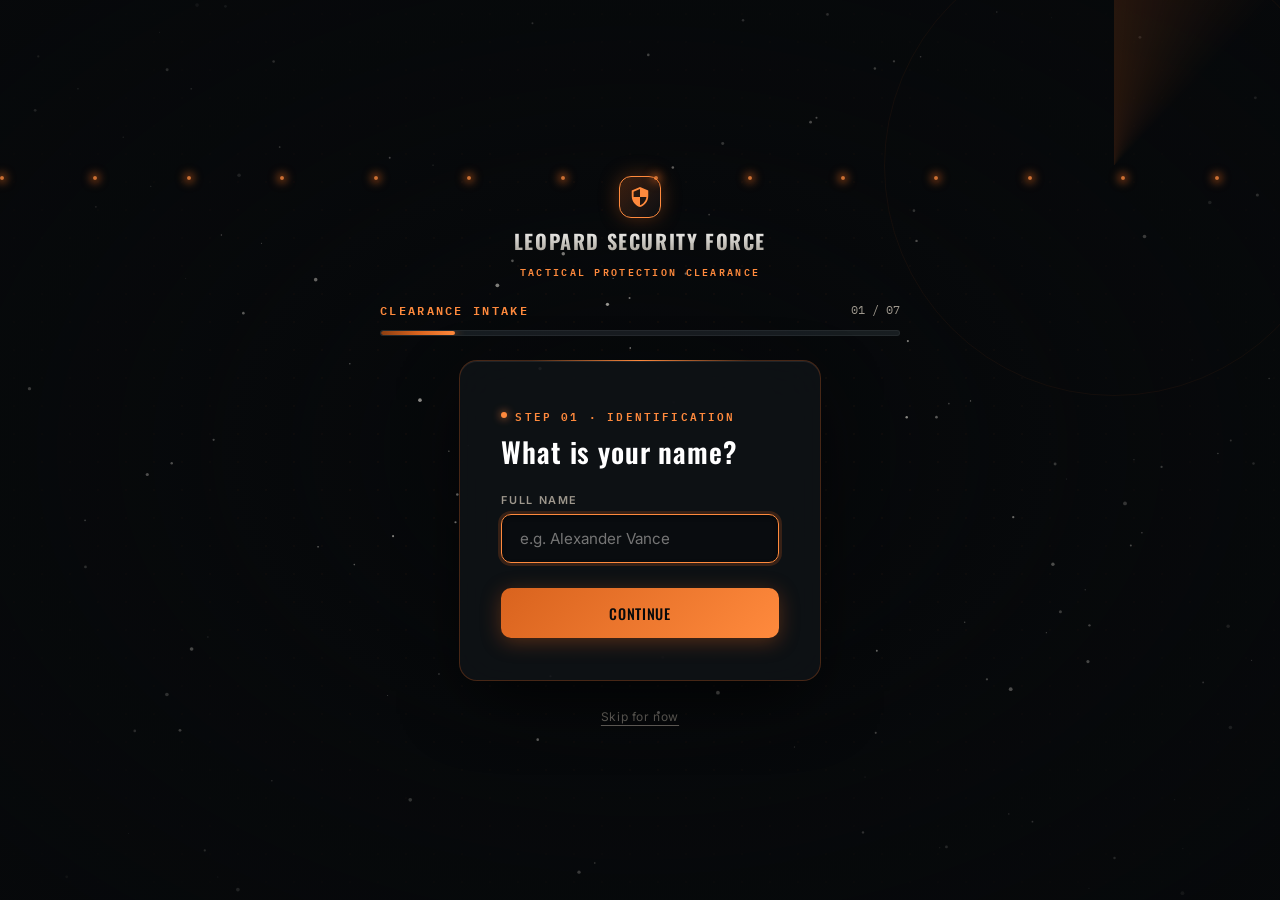
<file: preview.html>
<!DOCTYPE html>
<html lang="en">

<head>
    <meta charset="UTF-8" />
    <meta name="viewport" content="width=device-width, initial-scale=1.0" />
    <title>Leopard Security Force — Elite Protection Intake</title>
    <link rel="preconnect" href="https://fonts.googleapis.com">
    <link rel="preconnect" href="https://fonts.gstatic.com" crossorigin>
    <link
        href="https://fonts.googleapis.com/css2?family=Oswald:wght@400;500;600;700&family=Inter:wght@300;400;500;600;700&family=IBM+Plex+Mono:wght@400;500;600&display=swap"
        rel="stylesheet">
    <style>
        :root {
            --ink: #07090B;
            --ink-soft: #0E1115;
            --panel: #13171C;
            --panel-border: rgba(217, 99, 30, 0.28);
            --panel-border-bright: rgba(255, 138, 61, 0.65);
            --brass: #D9631E;
            --brass-bright: #FF8A3D;
            --brass-glow: rgba(217, 99, 30, 0.35);
            --brass-dim: #8C3F12;
            --steel: #4C6B82;
            --bone: #F4EFE6;
            --bone-dim: #9E988D;
            --signal: #2F6B4F;
            --signal-bright: #48936C;
            --signal-glow: rgba(72, 147, 108, 0.4);
            --danger: #A6402F;
            --danger-bright: #C4553F;
        }

        * {
            box-sizing: border-box;
            margin: 0;
            padding: 0;
        }

        body {
            background: var(--ink);
            color: var(--bone);
            font-family: 'Inter', sans-serif;
            min-height: 100vh;
            overflow-x: hidden;
            -webkit-font-smoothing: antialiased;
        }

        h1,
        h2,
        h3 {
            font-family: 'Oswald', sans-serif;
            letter-spacing: .03em;
        }

        .mono {
            font-family: 'IBM Plex Mono', monospace;
        }

        .label-caps {
            letter-spacing: .2em;
            text-transform: uppercase;
        }

        button {
            font-family: inherit;
            cursor: pointer;
            border: none;
        }

        input,
        textarea {
            font-family: inherit;
        }

        ::selection {
            background: var(--brass);
            color: var(--ink);
        }

        /* Onboarding Overlay */
        #onboarding {
            position: fixed;
            inset: 0;
            z-index: 50;
            display: flex;
            flex-direction: column;
            align-items: center;
            justify-content: center;
            padding: 2rem 1rem;
            overflow-y: auto;
        }

        #stars-canvas {
            position: absolute;
            inset: 0;
            z-index: -3;
        }

        .dot-grid {
            position: absolute;
            inset: 0;
            z-index: -2;
            opacity: .25;
            background-image: radial-gradient(circle, rgba(217, 99, 30, 0.22) 1.2px, transparent 1.2px);
            background-size: 28px 28px;
        }

        .vignette {
            position: absolute;
            inset: 0;
            z-index: -1;
            background: radial-gradient(ellipse at center, transparent 0%, rgba(7, 9, 11, 0.65) 55%, rgba(7, 9, 11, 0.96) 100%);
        }

        .radar {
            position: absolute;
            right: -4rem;
            top: -4rem;
            width: 460px;
            height: 460px;
            opacity: .18;
            border-radius: 50%;
            border: 1px solid var(--brass-glow);
            pointer-events: none;
        }

        .radar-sweep {
            width: 100%;
            height: 100%;
            border-radius: 50%;
            background: conic-gradient(from 0deg, rgba(217, 99, 30, 0.85) 0deg, transparent 45deg, transparent 360deg);
            animation: sweep 7s linear infinite;
        }

        @keyframes sweep {
            to {
                transform: rotate(360deg);
            }
        }

        .ping {
            position: absolute;
            width: 4px;
            height: 4px;
            border-radius: 50%;
            background: rgba(255, 138, 61, .8);
            box-shadow: 0 0 8px 3px rgba(217, 99, 30, .6);
            animation: drift linear infinite;
        }

        @keyframes drift {
            0% {
                transform: translateY(-10%);
                opacity: 0;
            }

            10% {
                opacity: 1;
            }

            90% {
                opacity: 1;
            }

            100% {
                transform: translateY(110vh);
                opacity: 0;
            }
        }

        .brand-mark {
            margin-bottom: 1.25rem;
            text-align: center;
            display: flex;
            flex-direction: column;
            align-items: center;
            gap: .35rem;
        }

        .brand-mark .shield-badge {
            width: 42px;
            height: 42px;
            border-radius: 12px;
            background: linear-gradient(135deg, rgba(217, 99, 30, 0.25), rgba(14, 17, 21, 0.8));
            border: 1px solid var(--brass-bright);
            display: grid;
            place-items: center;
            box-shadow: 0 0 20px var(--brass-glow);
            margin-bottom: .2rem;
        }

        .brand-mark .shield-badge svg {
            width: 22px;
            height: 22px;
            fill: var(--brass-bright);
        }

        .brand-mark .name {
            font-weight: 700;
            font-size: 1.25rem;
            font-family: 'Oswald', sans-serif;
            letter-spacing: .08em;
            text-transform: uppercase;
            background: linear-gradient(180deg, #FFFFFF 0%, var(--bone-dim) 100%);
            -webkit-background-clip: text;
            background-clip: text;
            -webkit-text-fill-color: transparent;
            color: transparent;
        }

        .brand-mark .sub {
            color: var(--brass-bright);
            font-size: .65rem;
            font-weight: 600;
            letter-spacing: .22em;
        }

        .progress-wrap {
            width: 100%;
            max-width: 480px;
            margin-bottom: 1.5rem;
        }

        .progress-top {
            display: flex;
            justify-content: space-between;
            align-items: center;
            font-size: .72rem;
            margin-bottom: .6rem;
        }

        .progress-track {
            position: relative;
            height: 6px;
            border-radius: 99px;
            background: rgba(38, 44, 49, .6);
            border: 1px solid rgba(255, 255, 255, 0.05);
            overflow: hidden;
        }

        .progress-fill {
            position: absolute;
            inset: 0 auto 0 0;
            border-radius: 99px;
            background: linear-gradient(90deg, var(--brass-dim), var(--brass), var(--brass-bright));
            box-shadow: 0 0 12px var(--brass-bright);
            transition: width .5s cubic-bezier(.22, 1, .36, 1);
        }

        /* Cards */
        .card {
            position: relative;
            width: 100%;
            max-width: 540px;
            background: rgba(16, 20, 24, 0.75);
            backdrop-filter: blur(24px);
            -webkit-backdrop-filter: blur(24px);
            border: 1px solid var(--panel-border);
            border-radius: 18px;
            padding: 2.25rem;
            box-shadow: 0 25px 70px -15px rgba(0, 0, 0, 0.8), inset 0 1px 0 rgba(255, 255, 255, 0.08);
            animation: fadeUp .45s cubic-bezier(.22, 1, .36, 1);
        }

        .card::before {
            content: '';
            position: absolute;
            top: -1px;
            left: 20%;
            right: 20%;
            height: 1px;
            background: linear-gradient(90deg, transparent, var(--brass-bright), transparent);
        }

        @keyframes fadeUp {
            from {
                opacity: 0;
                transform: translateY(18px) scale(.98);
            }

            to {
                opacity: 1;
                transform: translateY(0) scale(1);
            }
        }

        .eyebrow {
            color: var(--brass-bright);
            font-size: .68rem;
            font-weight: 600;
            margin-bottom: .6rem;
            display: inline-flex;
            align-items: center;
            gap: .5rem;
        }

        .eyebrow::before {
            content: '';
            width: 6px;
            height: 6px;
            border-radius: 50%;
            background: var(--brass-bright);
            box-shadow: 0 0 8px var(--brass-bright);
        }

        .card h2 {
            font-size: 1.75rem;
            font-weight: 600;
            color: #FFFFFF;
            margin-bottom: .4rem;
            line-height: 1.25;
        }

        .card .subtitle {
            color: var(--bone-dim);
            font-size: .88rem;
            line-height: 1.5;
            margin-bottom: 1.5rem;
        }

        .field {
            margin-bottom: 1.2rem;
        }

        .field label {
            display: block;
            font-size: .68rem;
            color: var(--bone-dim);
            margin-bottom: .45rem;
            letter-spacing: .15em;
            text-transform: uppercase;
            font-weight: 600;
        }

        .field input,
        .field textarea {
            width: 100%;
            background: rgba(9, 12, 15, 0.85);
            border: 1px solid var(--panel-border);
            border-radius: 10px;
            padding: .85rem 1.1rem;
            color: var(--bone);
            font-size: .95rem;
            outline: none;
            transition: all .25s ease;
            box-shadow: inset 0 2px 4px rgba(0, 0, 0, 0.4);
        }

        .field input:focus,
        .field textarea:focus {
            border-color: var(--brass-bright);
            box-shadow: 0 0 0 3px rgba(217, 99, 30, 0.2), inset 0 2px 4px rgba(0, 0, 0, 0.4);
        }

        .field .err {
            color: var(--danger-bright);
            font-size: .75rem;
            margin-top: .45rem;
            font-weight: 500;
        }

        .options {
            display: grid;
            grid-template-columns: 1fr 1fr;
            gap: .75rem;
            max-height: 280px;
            overflow-y: auto;
            padding-right: 2px;
        }

        .options.single {
            grid-template-columns: 1fr;
        }

        .opt {
            border: 1px solid var(--panel-border);
            background: rgba(14, 18, 22, 0.6);
            border-radius: 10px;
            padding: .9rem 1.1rem;
            text-align: left;
            font-size: .9rem;
            color: var(--bone-dim);
            font-weight: 500;
            transition: all .2s ease;
            display: flex;
            align-items: center;
            justify-content: space-between;
        }

        .opt:hover {
            border-color: var(--brass-bright);
            color: #FFFFFF;
            background: rgba(217, 99, 30, 0.08);
            transform: translateY(-1px);
        }

        .opt.selected {
            border-color: var(--brass-bright);
            background: linear-gradient(135deg, rgba(217, 99, 30, 0.22), rgba(217, 99, 30, 0.08));
            color: var(--brass-bright);
            font-weight: 600;
            box-shadow: 0 0 15px rgba(217, 99, 30, 0.2);
        }

        .opt.selected::after {
            content: '✓';
            font-size: .85rem;
            color: var(--brass-bright);
        }

        .row {
            display: flex;
            gap: .8rem;
            margin-top: 1.6rem;
        }

        .btn {
            border-radius: 10px;
            padding: .9rem 1.4rem;
            font-family: 'Oswald', sans-serif;
            font-size: .9rem;
            font-weight: 500;
            letter-spacing: .05em;
            text-transform: uppercase;
            transition: all .25s ease;
        }

        .btn-primary {
            flex: 1;
            background: linear-gradient(135deg, var(--brass), var(--brass-bright));
            color: var(--ink);
            box-shadow: 0 4px 20px var(--brass-glow);
        }

        .btn-primary:hover {
            filter: brightness(1.1);
            box-shadow: 0 6px 25px rgba(255, 138, 61, 0.5);
            transform: translateY(-1px);
        }

        .btn-primary:disabled {
            opacity: .4;
            cursor: not-allowed;
            transform: none;
            box-shadow: none;
        }

        .btn-ghost {
            background: rgba(255, 255, 255, 0.03);
            border: 1px solid var(--panel-border);
            color: var(--bone-dim);
        }

        .btn-ghost:hover {
            border-color: var(--brass-bright);
            color: #FFFFFF;
            background: rgba(255, 255, 255, 0.06);
        }

        .skip {
            margin-top: 1.8rem;
            background: none;
            color: rgba(168, 162, 150, .6);
            font-size: .75rem;
            letter-spacing: .05em;
            text-decoration: underline;
            text-underline-offset: 4px;
            transition: color .2s;
        }

        .skip:hover {
            color: var(--bone);
        }

        .stars {
            display: flex;
            gap: .6rem;
            justify-content: center;
            margin: .6rem 0 1.25rem;
        }

        .star-btn {
            background: none;
            padding: .3rem;
            border-radius: 10px;
            transition: transform .18s cubic-bezier(.175, .885, .32, 1.275);
        }

        .star-btn:hover {
            transform: scale(1.2);
        }

        .star-btn svg {
            width: 40px;
            height: 40px;
            stroke: var(--panel-border);
            stroke-width: 1.5;
            fill: transparent;
            transition: fill .2s ease, stroke .2s ease, filter .2s ease;
        }

        .star-btn.active svg {
            fill: var(--brass);
            stroke: var(--brass-bright);
            filter: drop-shadow(0 0 8px var(--brass-bright));
        }

        .rating-hint {
            text-align: center;
            font-size: .85rem;
            color: var(--bone-dim);
            min-height: 1.3em;
            margin-bottom: 1.1rem;
            font-weight: 500;
        }

        .rating-hint.good {
            color: var(--signal-bright);
        }

        .rating-hint.low {
            color: var(--brass-bright);
        }

        .spinner {
            width: 16px;
            height: 16px;
            border: 2px solid rgba(10, 12, 14, .3);
            border-top-color: var(--ink);
            border-radius: 50%;
            animation: spin .7s linear infinite;
            display: inline-block;
            vertical-align: -3px;
            margin-right: 8px;
        }

        @keyframes spin {
            to {
                transform: rotate(360deg);
            }
        }

        .error-box {
            border: 1px solid rgba(166, 64, 47, .5);
            background: rgba(166, 64, 47, .15);
            border-radius: 10px;
            padding: .85rem 1.1rem;
            font-size: .85rem;
            color: var(--danger-bright);
            margin-bottom: 1.2rem;
        }

        .type-cursor {
            display: inline-block;
            width: 3px;
            height: .9em;
            background: var(--brass-bright);
            margin-left: 3px;
            vertical-align: middle;
            animation: blink .9s step-end infinite;
        }

        @keyframes blink {
            50% {
                opacity: 0;
            }
        }

        /* Success Screen */
        #success {
            position: fixed;
            inset: 0;
            z-index: 60;
            display: flex;
            align-items: center;
            justify-content: center;
            background: var(--ink);
            text-align: center;
            padding: 2rem;
            overflow: hidden;
        }

        #success .glow {
            position: absolute;
            inset: 0;
            background: radial-gradient(ellipse at center, rgba(47, 107, 79, .4) 0%, rgba(7, 9, 11, .95) 65%, #07090B 100%);
        }

        #success .star {
            position: absolute;
            width: 2.5px;
            height: 2.5px;
            border-radius: 50%;
            background: var(--bone);
            animation: twinkle 3.5s ease-in-out infinite;
        }

        @keyframes twinkle {

            0%,
            100% {
                opacity: .15;
            }

            50% {
                opacity: .95;
            }
        }

        #success .content {
            position: relative;
            z-index: 1;
            max-width: 500px;
            background: rgba(16, 20, 24, 0.7);
            backdrop-filter: blur(20px);
            border: 1px solid rgba(72, 147, 108, 0.4);
            border-radius: 20px;
            padding: 2.8rem 2.2rem;
            box-shadow: 0 25px 70px rgba(0, 0, 0, 0.8);
        }

        .check-circle {
            width: 72px;
            height: 72px;
            border-radius: 50%;
            border: 2px solid var(--signal-bright);
            background: rgba(47, 107, 79, .25);
            display: flex;
            align-items: center;
            justify-content: center;
            margin: 0 auto 1.6rem;
            box-shadow: 0 0 40px var(--signal-glow);
        }

        #success h1 {
            font-size: 2.5rem;
            font-weight: 600;
            color: #FFFFFF;
        }

        #success p {
            color: var(--bone-dim);
            margin-top: 1rem;
            line-height: 1.65;
            font-size: .95rem;
        }

        .explore-btn {
            margin-top: 2.2rem;
            background: linear-gradient(135deg, var(--signal), var(--signal-bright));
            color: var(--bone);
            border-radius: 99px;
            padding: 1rem 2.4rem;
            font-family: 'Oswald', sans-serif;
            font-size: .95rem;
            font-weight: 500;
            letter-spacing: .05em;
            text-transform: uppercase;
            box-shadow: 0 0 30px var(--signal-glow);
            transition: all .25s ease;
        }

        .explore-btn:hover {
            filter: brightness(1.15);
            transform: translateY(-2px);
            box-shadow: 0 0 40px rgba(72, 147, 108, 0.7);
        }

        .redirect-note {
            margin-top: 1.2rem;
            font-size: .72rem;
            color: rgba(168, 162, 150, .7);
            font-family: 'IBM Plex Mono', monospace;
        }

        /* Homepage Preview */
        header.site {
            position: sticky;
            top: 0;
            z-index: 40;
            background: rgba(7, 9, 11, 0.85);
            backdrop-filter: blur(16px);
            border-bottom: 1px solid rgba(255, 255, 255, 0.08);
        }

        header.site nav {
            max-width: 1140px;
            margin: 0 auto;
            padding: 1rem 1.5rem;
            display: flex;
            align-items: center;
            justify-content: space-between;
        }

        header.site .logo {
            display: flex;
            align-items: center;
            gap: .6rem;
        }

        header.site .logo b {
            font-family: 'Oswald', sans-serif;
            font-size: 1.25rem;
            letter-spacing: .04em;
        }

        header.site .logo span {
            border: 1px solid var(--brass-glow);
            background: rgba(217, 99, 30, 0.1);
            color: var(--brass-bright);
            font-size: .62rem;
            padding: .2rem .5rem;
            border-radius: 4px;
            letter-spacing: .16em;
            text-transform: uppercase;
            font-weight: 600;
        }

        header.site .links {
            display: flex;
            align-items: center;
            gap: 2rem;
        }

        header.site .links a {
            color: var(--bone-dim);
            font-size: .88rem;
            font-weight: 500;
            text-decoration: none;
            transition: color .2s;
        }

        header.site .links a:hover {
            color: var(--brass-bright);
        }

        header.site .cta {
            background: linear-gradient(135deg, var(--brass), var(--brass-bright));
            color: var(--ink);
            border-radius: 99px;
            padding: .55rem 1.4rem;
            font-size: .85rem;
            font-weight: 600;
            text-decoration: none;
            font-family: 'Oswald', sans-serif;
            letter-spacing: .04em;
            box-shadow: 0 4px 15px var(--brass-glow);
        }

        .hero {
            position: relative;
            padding: 5rem 1.5rem 7rem;
            border-bottom: 1px solid rgba(255, 255, 255, 0.08);
            overflow: hidden;
        }

        .hero .bg1 {
            position: absolute;
            inset: 0;
            opacity: .25;
            background-image: radial-gradient(circle, rgba(217, 99, 30, 0.18) 1.2px, transparent 1.2px);
            background-size: 28px 28px;
        }

        .hero .bg2 {
            position: absolute;
            inset: 0;
            background: radial-gradient(ellipse at top, rgba(76, 107, 130, 0.22) 0%, transparent 60%);
        }

        .hero-inner {
            position: relative;
            max-width: 940px;
            margin: 0 auto;
        }

        .welcome-back {
            display: inline-flex;
            align-items: center;
            gap: .6rem;
            border: 1px solid var(--brass-bright);
            background: rgba(217, 99, 30, 0.12);
            color: var(--brass-bright);
            border-radius: 99px;
            padding: .45rem 1.2rem;
            font-size: .85rem;
            font-weight: 600;
            margin-bottom: 1.8rem;
            box-shadow: 0 0 20px var(--brass-glow);
        }

        .welcome-back .dot {
            width: 7px;
            height: 7px;
            border-radius: 50%;
            background: var(--brass-bright);
            box-shadow: 0 0 8px var(--brass-bright);
        }

        .hero .kicker {
            color: var(--brass-bright);
            font-size: .75rem;
            font-weight: 600;
            margin-bottom: 1.1rem;
        }

        .hero h1 {
            font-size: 3rem;
            font-weight: 700;
            line-height: 1.15;
            max-width: 680px;
            color: #FFFFFF;
        }

        .hero p.desc {
            margin-top: 1.5rem;
            max-width: 520px;
            color: var(--bone-dim);
            font-size: 1.1rem;
            line-height: 1.6;
        }

        .hero .ctas {
            margin-top: 2.5rem;
            display: flex;
            flex-wrap: wrap;
            gap: 1.2rem;
        }

        .btn-brass {
            background: linear-gradient(135deg, var(--brass), var(--brass-bright));
            color: var(--ink);
            border-radius: 99px;
            padding: 1rem 2.2rem;
            font-family: 'Oswald', sans-serif;
            font-size: .95rem;
            font-weight: 600;
            letter-spacing: .04em;
            text-decoration: none;
            box-shadow: 0 4px 20px var(--brass-glow);
        }

        .btn-outline {
            border: 1px solid var(--panel-border);
            background: rgba(255, 255, 255, 0.03);
            color: var(--bone-dim);
            border-radius: 99px;
            padding: 1rem 2.2rem;
            font-size: .95rem;
            text-decoration: none;
            font-family: 'Oswald', sans-serif;
            letter-spacing: .04em;
        }

        .stats {
            margin-top: 4.5rem;
            display: grid;
            grid-template-columns: repeat(4, 1fr);
            gap: 1.8rem;
            border-top: 1px solid rgba(255, 255, 255, 0.08);
            padding-top: 2.5rem;
        }

        .stats div p:first-child {
            font-family: 'Oswald', sans-serif;
            font-size: 2rem;
            font-weight: 700;
            color: var(--brass-bright);
        }

        .stats div p:last-child {
            font-size: .78rem;
            color: var(--bone-dim);
            margin-top: .3rem;
            text-transform: uppercase;
            letter-spacing: .1em;
        }

        .services {
            padding: 6.5rem 1.5rem;
            border-bottom: 1px solid rgba(255, 255, 255, 0.08);
        }

        .services-inner {
            max-width: 1040px;
            margin: 0 auto;
        }

        .services h2 {
            font-size: 2.2rem;
            font-weight: 600;
            max-width: 600px;
            margin-top: .6rem;
            color: #FFFFFF;
        }

        .grid3 {
            margin-top: 3.5rem;
            display: grid;
            grid-template-columns: repeat(3, 1fr);
            gap: 1.25rem;
        }

        .svc-card {
            background: rgba(16, 20, 24, 0.6);
            border: 1px solid var(--panel-border);
            border-radius: 16px;
            padding: 1.6rem;
            transition: all .25s ease;
        }

        .svc-card:hover {
            border-color: var(--brass-bright);
            transform: translateY(-3px);
            box-shadow: 0 12px 30px rgba(0, 0, 0, 0.6);
        }

        .svc-card h3 {
            font-size: 1.1rem;
            font-weight: 600;
            color: #FFFFFF;
        }

        .svc-card p {
            margin-top: .6rem;
            font-size: .88rem;
            color: var(--bone-dim);
            line-height: 1.55;
        }

        footer.site {
            padding: 5.5rem 1.5rem;
            text-align: center;
        }

        footer.site .inner {
            max-width: 680px;
            margin: 0 auto;
        }

        footer.site h2 {
            font-size: 2.2rem;
            font-weight: 600;
            color: #FFFFFF;
        }

        footer.site p {
            margin-top: 1rem;
            color: var(--bone-dim);
            font-size: .95rem;
            line-height: 1.6;
        }

        footer.site .ctas {
            margin-top: 2.2rem;
            display: flex;
            flex-wrap: wrap;
            gap: 1.2rem;
            justify-content: center;
        }

        .fine {
            margin-top: 4.5rem;
            border-top: 1px solid rgba(255, 255, 255, 0.08);
            padding-top: 2.2rem;
            color: rgba(168, 162, 150, .7);
            font-size: .75rem;
        }

        /* ========== LARGE DESKTOP 1200px+ ========== */
        @media (min-width: 1200px) {
            .card {
                max-width: 580px;
                padding: 2.6rem;
            }

            .progress-wrap {
                max-width: 520px;
            }

            .hero h1 {
                font-size: 3.4rem;
            }

            .hero p.desc {
                font-size: 1.15rem;
            }

            .stats div p:first-child {
                font-size: 2.4rem;
            }

            .services h2 {
                font-size: 2.5rem;
            }

            footer.site h2 {
                font-size: 2.5rem;
            }
        }

        /* ========== TABLET LANDSCAPE ≤1024px ========== */
        @media (max-width: 1024px) {
            .grid3 {
                grid-template-columns: repeat(2, 1fr);
                gap: 1rem;
            }

            .hero h1 {
                font-size: 2.6rem;
            }

            .hero p.desc {
                font-size: 1rem;
            }

            .stats {
                gap: 1.2rem;
            }

            .stats div p:first-child {
                font-size: 1.8rem;
            }

            header.site .links {
                gap: 1.4rem;
            }

            header.site .links a {
                font-size: .82rem;
            }
        }

        /* ========== TABLET PORTRAIT ≤768px ========== */
        @media (max-width: 768px) {
            #onboarding {
                padding: 1.5rem .8rem;
            }

            .brand-mark .name {
                font-size: 1.1rem;
            }

            .brand-mark .sub {
                font-size: .58rem;
            }

            .brand-mark .shield-badge {
                width: 38px;
                height: 38px;
            }

            .brand-mark .shield-badge svg {
                width: 20px;
                height: 20px;
            }

            .progress-wrap {
                max-width: 100%;
                margin-bottom: 1.2rem;
            }

            .card {
                max-width: 100%;
                padding: 1.8rem 1.4rem;
                border-radius: 14px;
            }

            .card h2 {
                font-size: 1.5rem;
            }

            .options {
                max-height: 240px;
            }

            .opt {
                padding: .8rem 1rem;
                font-size: .85rem;
            }

            .btn {
                padding: .8rem 1.2rem;
                font-size: .85rem;
            }

            .star-btn svg {
                width: 34px;
                height: 34px;
            }

            .radar {
                width: 320px;
                height: 320px;
                right: -5rem;
                top: -5rem;
            }

            .hero {
                padding: 3.5rem 1.2rem 5rem;
            }

            .hero h1 {
                font-size: 2.2rem;
            }

            .hero p.desc {
                font-size: .95rem;
            }

            .hero .ctas {
                flex-direction: column;
                gap: .8rem;
            }

            .btn-brass,
            .btn-outline {
                text-align: center;
                padding: .9rem 1.6rem;
                font-size: .88rem;
                width: 100%;
                display: block;
            }

            .stats {
                grid-template-columns: repeat(2, 1fr);
                gap: 1.2rem;
                margin-top: 3rem;
                padding-top: 1.8rem;
            }

            .stats div p:first-child {
                font-size: 1.6rem;
            }

            .stats div p:last-child {
                font-size: .72rem;
            }

            .grid3 {
                grid-template-columns: 1fr;
                gap: 1rem;
            }

            .services {
                padding: 4rem 1.2rem;
            }

            .services h2 {
                font-size: 1.75rem;
            }

            header.site .links {
                display: none;
            }

            header.site nav {
                padding: .8rem 1rem;
            }

            header.site .logo b {
                font-size: 1.1rem;
            }

            footer.site {
                padding: 3.5rem 1.2rem;
            }

            footer.site h2 {
                font-size: 1.75rem;
            }

            footer.site .ctas {
                flex-direction: column;
                gap: .8rem;
            }

            footer.site .ctas a {
                text-align: center;
                width: 100%;
                display: block;
            }

            .fine {
                margin-top: 3rem;
                padding-top: 1.5rem;
            }

            #success .content {
                padding: 2rem 1.5rem;
                border-radius: 16px;
                max-width: 95%;
            }

            #success h1 {
                font-size: 2rem;
            }

            #success p {
                font-size: .88rem;
            }

            .check-circle {
                width: 60px;
                height: 60px;
            }

            .explore-btn {
                padding: .85rem 1.8rem;
                font-size: .88rem;
            }
        }

        /* ========== MOBILE LANDSCAPE / SMALL TABLETS ≤640px ========== */
        @media (max-width: 640px) {
            .options {
                grid-template-columns: 1fr;
                max-height: 220px;
            }

            .card {
                padding: 1.5rem 1.1rem;
            }

            .card h2 {
                font-size: 1.35rem;
            }

            .card .subtitle {
                font-size: .82rem;
            }

            .eyebrow {
                font-size: .62rem;
            }

            .field label {
                font-size: .62rem;
            }

            .field input,
            .field textarea {
                padding: .75rem .9rem;
                font-size: .9rem;
                border-radius: 8px;
            }

            .row {
                margin-top: 1.2rem;
                gap: .6rem;
            }

            .stars {
                gap: .4rem;
            }

            .star-btn svg {
                width: 30px;
                height: 30px;
            }

            .rating-hint {
                font-size: .78rem;
            }

            .skip {
                margin-top: 1.2rem;
                font-size: .68rem;
            }

            .welcome-back {
                font-size: .78rem;
                padding: .35rem 1rem;
            }

            .svc-card {
                padding: 1.2rem;
                border-radius: 12px;
            }

            .svc-card h3 {
                font-size: 1rem;
            }

            .svc-card p {
                font-size: .82rem;
            }
        }

        /* ========== MOBILE PORTRAIT ≤480px ========== */
        @media (max-width: 480px) {
            #onboarding {
                padding: 1rem .6rem;
            }

            .brand-mark {
                margin-bottom: 1rem;
            }

            .brand-mark .name {
                font-size: 1rem;
            }

            .brand-mark .sub {
                font-size: .52rem;
                letter-spacing: .18em;
            }

            .brand-mark .shield-badge {
                width: 34px;
                height: 34px;
                border-radius: 10px;
            }

            .brand-mark .shield-badge svg {
                width: 18px;
                height: 18px;
            }

            .progress-wrap {
                margin-bottom: 1rem;
            }

            .progress-top {
                font-size: .65rem;
                margin-bottom: .45rem;
            }

            .progress-track {
                height: 5px;
            }

            .card {
                padding: 1.25rem 1rem;
                border-radius: 12px;
                box-shadow: 0 15px 40px -10px rgba(0, 0, 0, 0.7);
            }

            .card::before {
                left: 10%;
                right: 10%;
            }

            .card h2 {
                font-size: 1.2rem;
                margin-bottom: .3rem;
            }

            .card .subtitle {
                font-size: .78rem;
                margin-bottom: 1.1rem;
            }

            .eyebrow {
                font-size: .58rem;
                margin-bottom: .4rem;
                gap: .35rem;
            }

            .eyebrow::before {
                width: 5px;
                height: 5px;
            }

            .field {
                margin-bottom: 1rem;
            }

            .field label {
                font-size: .58rem;
                margin-bottom: .35rem;
            }

            .field input,
            .field textarea {
                padding: .7rem .8rem;
                font-size: .85rem;
                border-radius: 8px;
            }

            .field .err {
                font-size: .68rem;
            }

            .options {
                gap: .55rem;
                max-height: 200px;
            }

            .opt {
                padding: .7rem .85rem;
                font-size: .82rem;
                border-radius: 8px;
            }

            .row {
                margin-top: 1rem;
                gap: .5rem;
            }

            .btn {
                padding: .75rem 1rem;
                font-size: .8rem;
                border-radius: 8px;
            }

            .stars {
                gap: .3rem;
                margin: .4rem 0 1rem;
            }

            .star-btn {
                padding: .2rem;
            }

            .star-btn svg {
                width: 28px;
                height: 28px;
            }

            .rating-hint {
                font-size: .72rem;
                margin-bottom: .8rem;
            }

            .skip {
                margin-top: 1rem;
                font-size: .65rem;
            }

            .radar {
                width: 240px;
                height: 240px;
                right: -4rem;
                top: -4rem;
                opacity: .12;
            }

            .hero {
                padding: 2.5rem 1rem 4rem;
            }

            .hero .kicker {
                font-size: .65rem;
            }

            .hero h1 {
                font-size: 1.8rem;
            }

            .hero p.desc {
                font-size: .88rem;
                margin-top: 1rem;
            }

            .hero .ctas {
                margin-top: 1.8rem;
            }

            .btn-brass,
            .btn-outline {
                padding: .8rem 1.2rem;
                font-size: .82rem;
            }

            .stats {
                margin-top: 2.2rem;
                padding-top: 1.5rem;
                gap: 1rem;
            }

            .stats div p:first-child {
                font-size: 1.4rem;
            }

            .stats div p:last-child {
                font-size: .65rem;
            }

            .services {
                padding: 3rem 1rem;
            }

            .services h2 {
                font-size: 1.5rem;
            }

            .svc-card {
                padding: 1.1rem;
            }

            header.site nav {
                padding: .7rem .8rem;
                height: auto;
            }

            header.site .logo b {
                font-size: 1rem;
            }

            header.site .logo span {
                font-size: .55rem;
                padding: .15rem .35rem;
            }

            footer.site {
                padding: 2.5rem 1rem;
            }

            footer.site h2 {
                font-size: 1.5rem;
            }

            footer.site p {
                font-size: .85rem;
            }

            .fine {
                margin-top: 2rem;
                padding-top: 1.2rem;
            }

            #success .content {
                padding: 1.6rem 1.2rem;
                border-radius: 14px;
                max-width: 100%;
            }

            #success h1 {
                font-size: 1.7rem;
            }

            #success p {
                font-size: .82rem;
                line-height: 1.55;
            }

            .check-circle {
                width: 52px;
                height: 52px;
                margin-bottom: 1.2rem;
            }

            .check-circle svg {
                width: 24px;
                height: 24px;
            }

            .explore-btn {
                margin-top: 1.6rem;
                padding: .8rem 1.6rem;
                font-size: .82rem;
            }

            .redirect-note {
                font-size: .62rem;
                margin-top: .8rem;
            }

            .welcome-back {
                font-size: .72rem;
                padding: .3rem .8rem;
                gap: .4rem;
                margin-bottom: 1.2rem;
            }

            .welcome-back .dot {
                width: 5px;
                height: 5px;
            }
        }

        /* ========== EXTRA SMALL ≤360px (Small Android) ========== */
        @media (max-width: 360px) {
            #onboarding {
                padding: .8rem .5rem;
            }

            .brand-mark .name {
                font-size: .9rem;
            }

            .brand-mark .shield-badge {
                width: 30px;
                height: 30px;
            }

            .brand-mark .shield-badge svg {
                width: 16px;
                height: 16px;
            }

            .card {
                padding: 1rem .85rem;
            }

            .card h2 {
                font-size: 1.1rem;
            }

            .opt {
                padding: .6rem .75rem;
                font-size: .78rem;
            }

            .btn {
                padding: .65rem .85rem;
                font-size: .75rem;
            }

            .star-btn svg {
                width: 24px;
                height: 24px;
            }

            .hero h1 {
                font-size: 1.5rem;
            }

            .hero p.desc {
                font-size: .82rem;
            }

            .stats div p:first-child {
                font-size: 1.2rem;
            }

            #success h1 {
                font-size: 1.4rem;
            }

            #success .content {
                padding: 1.3rem 1rem;
            }

            .check-circle {
                width: 44px;
                height: 44px;
            }

            footer.site h2 {
                font-size: 1.3rem;
            }

            .services h2 {
                font-size: 1.3rem;
            }
        }

        /* ========== LANDSCAPE MODE FIX ========== */
        @media (max-height: 500px) and (orientation: landscape) {
            #onboarding {
                padding: 1rem .8rem;
                justify-content: flex-start;
                overflow-y: auto;
            }

            .brand-mark {
                margin-bottom: .6rem;
                flex-direction: row;
                gap: .6rem;
            }

            .brand-mark .shield-badge {
                width: 28px;
                height: 28px;
            }

            .brand-mark .shield-badge svg {
                width: 15px;
                height: 15px;
            }

            .brand-mark .name {
                font-size: .9rem;
            }

            .brand-mark .sub {
                display: none;
            }

            .progress-wrap {
                margin-bottom: .8rem;
            }

            .card {
                padding: 1.2rem 1rem;
                max-width: 480px;
            }

            .card h2 {
                font-size: 1.2rem;
            }

            .options {
                max-height: 140px;
            }

            .row {
                margin-top: .8rem;
            }

            .skip {
                margin-top: .6rem;
            }

            .radar {
                display: none;
            }

            #success .content {
                padding: 1.2rem 1rem;
            }

            #success h1 {
                font-size: 1.4rem;
            }

            .check-circle {
                width: 40px;
                height: 40px;
                margin-bottom: .8rem;
            }
        }
    </style>
</head>

<body>

    <div id="onboarding">
        <canvas id="stars-canvas"></canvas>
        <div class="dot-grid"></div>
        <div class="vignette"></div>
        <div class="radar">
            <div class="radar-sweep"></div>
        </div>
        <div id="pings"></div>

        <div class="brand-mark">
            <div class="shield-badge">
                <svg viewBox="0 0 24 24">
                    <path
                        d="M12 1L3 5v6c0 5.55 3.84 10.74 9 12 5.16-1.26 9-6.45 9-12V5l-9-4zm0 10.99h7c-.53 4.12-3.28 7.79-7 8.94V12H5V6.3l7-3.11v8.8s0 .01 0 .01z" />
                </svg>
            </div>
            <div class="name">Leopard Security Force</div>
            <div class="sub mono label-caps">Tactical Protection Clearance</div>
        </div>

        <div class="progress-wrap" id="progressWrap">
            <div class="progress-top">
                <span class="mono label-caps" style="color:var(--brass-bright);font-weight:600">Clearance Intake</span>
                <span class="mono" style="color:var(--bone-dim)" id="stepCount">01 / 05</span>
            </div>
            <div class="progress-track">
                <div class="progress-fill" id="progressFill" style="width:16%"></div>
            </div>
        </div>

        <div id="stepArea"></div>

        <button class="skip" id="skipBtn">Skip for now</button>
    </div>

    <div id="success" style="display:none">
        <div class="glow"></div>
        <div id="successStars"></div>
        <div id="successPings"></div>
        <div class="content">
            <div class="check-circle">
                <svg width="32" height="32" viewBox="0 0 24 24" fill="none">
                    <path d="M4 12.5L9.5 18L20 6" stroke="#48936C" stroke-width="2.5" stroke-linecap="round"
                        stroke-linejoin="round" />
                </svg>
            </div>
            <h1 id="thankYouName">Thank You, Guest</h1>
            <p id="thankYouMsg">Your request has been received successfully.<br />Our security experts will contact you
                shortly.</p>
            <button class="explore-btn" id="exploreBtn">Explore Website →</button>
            <div class="redirect-note" id="redirectNote">Redirecting automatically in 5s…</div>
        </div>
    </div>

    <main id="homepage" style="display:none">
        <header class="site">
            <nav>
                <div class="logo"><b>LEOPARD</b><span>Security Force</span></div>
                <div class="links">
                    <a href="#services">Services</a><a href="#">Why Us</a><a href="#">Deployments</a><a
                        href="#contact">Contact</a>
                    <a href="#contact" class="cta">Request Cover</a>
                </div>
            </nav>
        </header>

        <section class="hero">
            <div class="bg1"></div>
            <div class="bg2"></div>
            <div class="hero-inner">
                <div class="welcome-back" id="welcomeBack" style="display:none">
                    <span class="dot"></span><span id="welcomeBackName">Welcome back, Guest</span>
                </div>
                <p class="kicker mono label-caps">Licensed · Trained · On Call 24/7</p>
                <h1>Protection that stands post before trouble arrives.</h1>
                <p class="desc">Leopard Security Force deploys trained personnel for corporate, industrial, residential,
                    and event environments — briefed, uniformed, and accountable from the first shift.</p>
                <div class="ctas">
                    <a href="#contact" class="btn-brass">Request Security Cover</a>
                    <a href="#services" class="btn-outline">View Services</a>
                </div>
                <div class="stats">
                    <div>
                        <p>12+</p>
                        <p>Years Operating</p>
                    </div>
                    <div>
                        <p>800+</p>
                        <p>Guards Deployed</p>
                    </div>
                    <div>
                        <p>40+</p>
                        <p>Cities Covered</p>
                    </div>
                    <div>
                        <p>24/7</p>
                        <p>Command Desk</p>
                    </div>
                </div>
            </div>
        </section>

        <section class="services" id="services">
            <div class="services-inner">
                <p class="mono label-caps" style="color:var(--brass-bright);font-size:.75rem">What We Cover</p>
                <h2>Security personnel briefed for your specific environment.</h2>
                <div class="grid3" id="svcGrid"></div>
            </div>
        </section>

        <footer class="site" id="contact">
            <div class="inner">
                <p class="mono label-caps" style="color:var(--brass-bright);font-size:.75rem">Get In Touch</p>
                <h2>Ready to brief your first shift?</h2>
                <p>Reach our command desk directly, or restart the intake to submit a fresh requirement.</p>
                <div class="ctas">
                    <a href="#" class="btn-brass">Call +91 12345 67890</a>
                    <a href="#" class="btn-outline">ops@leopardsecurityforce.example</a>
                </div>
                <div class="fine">
                    <p
                        style="font-family:'Oswald',sans-serif;color:var(--bone-dim);font-size:1rem;letter-spacing:.05em">
                        LEOPARD SECURITY FORCE</p>
                    <p style="margin-top:.3rem">© 2026 Leopard Security Force. All rights reserved.</p>
                </div>
            </div>
        </footer>
    </main>

    <script>
        (function () {
            var canvas = document.getElementById('stars-canvas');
            var ctx = canvas.getContext('2d');
            function resize() { canvas.width = innerWidth; canvas.height = innerHeight; }
            resize(); addEventListener('resize', resize);
            var stars = Array.from({ length: Math.floor((innerWidth * innerHeight) / 8000) }, function () {
                return { x: Math.random() * innerWidth, y: Math.random() * innerHeight, r: Math.random() * 1.5 + 0.4, phase: Math.random() * 6.28, speed: 0.4 + Math.random() * 0.6 };
            });
            function draw(t) {
                ctx.clearRect(0, 0, canvas.width, canvas.height);
                stars.forEach(function (s) {
                    var tw = 0.35 + 0.5 * Math.abs(Math.sin(t * 0.0005 * s.speed + s.phase));
                    ctx.beginPath(); ctx.arc(s.x, s.y, s.r, 0, 6.28);
                    ctx.fillStyle = 'rgba(244,239,230,' + tw + ')'; ctx.fill();
                });
                requestAnimationFrame(draw);
            }
            requestAnimationFrame(draw);

            var pingsWrap = document.getElementById('pings');
            for (var i = 0; i < 14; i++) {
                var p = document.createElement('span');
                p.className = 'ping';
                p.style.left = ((i * 7.3) % 100) + '%';
                p.style.animationDelay = (i * 0.9) + 's';
                p.style.animationDuration = (10 + (i % 5) * 2) + 's';
                pingsWrap.appendChild(p);
            }
        })();

        var SHEETS_ENDPOINT = "https://script.google.com/macros/s/AKfycbwza3lS2rcGcepN155zq-0WkscQIUXmGR0yJr3XkPmjSa7UhNTU3z8SYSYEhODx3mCi/exec";
        var GOOGLE_REVIEW_LINK = "https://g.page/r/REPLACE_WITH_YOUR_PLACE_ID/review";

        var SERVICES = ["Corporate Security", "Industrial Security", "Residential Security", "Commercial Security", "Event Security", "VIP Protection", "Construction Site Security", "Hospital Security", "School Security", "Other"];
        var GUARDS = ["1–5", "6–10", "11–20", "21–50", "50+", "Custom"];
        var TIMELINE = ["Immediately", "Within 7 Days", "Within 30 Days", "Planning for Future"];
        var DESCRIPTIONS = {
            "Corporate Security": "Reception, access control, and floor patrols for offices and HQs.",
            "Industrial Security": "Perimeter and shift-based coverage for plants and warehouses.",
            "Residential Security": "Gated community and private residence protection teams.",
            "Commercial Security": "Retail, mall, and mixed-use property security personnel.",
            "Event Security": "Crowd management and access control for gatherings of any size.",
            "VIP Protection": "Close protection officers for executives and public figures.",
            "Construction Site Security": "Round-the-clock site guarding against theft and trespass.",
            "Hospital Security": "Trained personnel for patient, staff, and asset safety.",
            "School Security": "Campus gate control and child-safety trained guards."
        };

        var state = { step: 'name', lead: { name: '', service: '', city: '', state: '', guards: '', requiredDate: '', phone: '', email: '', rating: '', feedback: '' } };
        var stepArea = document.getElementById('stepArea');
        var progressWrap = document.getElementById('progressWrap');
        var STEP_NUM = { name: 1, welcome: 1, service: 2, location: 3, guards: 4, timeline: 5, contact: 6, review: 7 };
        var TOTAL_STEPS = 7;

        function render() {
            progressWrap.style.display = state.step === 'welcome' ? 'none' : 'block';
            document.getElementById('stepCount').textContent = String(STEP_NUM[state.step]).padStart(2, '0') + ' / 0' + TOTAL_STEPS;
            document.getElementById('progressFill').style.width = (STEP_NUM[state.step] / TOTAL_STEPS * 100) + '%';
            stepArea.innerHTML = '';
            stepArea.appendChild(renderers[state.step]());
        }

        function el(html) { var d = document.createElement('div'); d.innerHTML = html.trim(); return d.firstChild; }

        function card(eyebrow, title, subtitle, bodyHTML) {
            return el('<div class="card"><p class="eyebrow mono label-caps">' + eyebrow + '</p><h2>' + title + '</h2>' +
                (subtitle ? '<p class="subtitle">' + subtitle + '</p>' : '') + '<div style="margin-top:' + (subtitle ? '0' : '1.5rem') + '">' + bodyHTML + '</div></div>');
        }

        var renderers = {
            name: function () {
                var c = card('Step 01 · Identification', 'What is your name?', '',
                    '<div class="field"><label>Full name</label><input id="nameInput" value="' + state.lead.name + '" placeholder="e.g. Alexander Vance"/><div class="err" id="nameErr"></div></div>' +
                    '<div class="row"><button class="btn btn-primary" id="nameNext">Continue</button></div>');
                setTimeout(function () {
                    var input = c.querySelector('#nameInput'); input.focus();
                    c.querySelector('#nameNext').onclick = function () {
                        var v = input.value.trim();
                        if (v.length < 2) { c.querySelector('#nameErr').textContent = 'Name should be at least 2 characters.'; return; }
                        state.lead.name = v; state.step = 'welcome'; render();
                    };
                    input.onkeydown = function (e) { if (e.key === 'Enter') c.querySelector('#nameNext').click(); };
                });
                return c;
            },
            welcome: function () {
                var c = el('<div class="card" style="text-align:center">' +
                    '<h1 style="font-size:2rem;color:var(--brass-bright)">Welcome, ' + state.lead.name + '.<span class="type-cursor"></span></h1>' +
                    '<p style="margin-top:1rem;font-size:1.1rem;color:#FFFFFF">Welcome to Leopard Security Force.</p>' +
                    '<p style="margin-top:.5rem;color:var(--bone-dim);font-size:.9rem">We\'re here to understand your security requirements.</p>' +
                    '<button class="btn btn-ghost" style="margin-top:2rem" id="welcomeNext">Continue →</button></div>');
                setTimeout(function () {
                    var advance = function () { state.step = 'service'; render(); };
                    var timer = setTimeout(advance, 3200);
                    c.querySelector('#welcomeNext').onclick = function () { clearTimeout(timer); advance(); };
                });
                return c;
            },
            service: function () {
                var opts = SERVICES.map(function (s) {
                    return '<button class="opt' + (state.lead.service === s ? ' selected' : '') + '" data-v="' + s + '"><span>' + s + '</span></button>';
                }).join('');
                var c = card('Step 02 · Requirement', 'Which security service do you need?', '',
                    '<div class="options">' + opts + '</div>' +
                    '<div class="row"><button class="btn btn-ghost" id="back">Back</button><button class="btn btn-primary" id="next" ' + (state.lead.service ? '' : 'disabled') + '>Continue</button></div>');
                setTimeout(function () {
                    c.querySelectorAll('.opt').forEach(function (b) {
                        b.onclick = function () { state.lead.service = b.dataset.v; state.step = 'service'; render(); };
                    });
                    c.querySelector('#back').onclick = function () { state.step = 'name'; render(); };
                    c.querySelector('#next').onclick = function () { state.step = 'location'; render(); };
                });
                return c;
            },
            location: function () {
                var L = state.lead;
                var c = card('Step 03 · Deployment Location', 'Where do you need security services?', '',
                    '<div class="field"><label>City</label><input id="city" value="' + L.city + '" placeholder="e.g. Mumbai"/></div>' +
                    '<div class="field"><label>State</label><input id="state" value="' + L.state + '" placeholder="e.g. Maharashtra"/></div>' +
                    '<div class="err" id="locErr"></div>' +
                    '<div class="row"><button class="btn btn-ghost" id="back">Back</button><button class="btn btn-primary" id="next">Continue</button></div>');
                setTimeout(function () {
                    c.querySelector('#city').focus();
                    c.querySelector('#back').onclick = function () { state.step = 'service'; render(); };
                    c.querySelector('#next').onclick = function () {
                        var city = c.querySelector('#city').value.trim(), st = c.querySelector('#state').value.trim();
                        if (city.length < 2 || st.length < 2) { c.querySelector('#locErr').textContent = 'Please fill in city and state.'; return; }
                        state.lead.city = city; state.lead.state = st; state.step = 'guards'; render();
                    };
                });
                return c;
            },
            guards: function () {
                var isPreset = GUARDS.indexOf(state.lead.guards) > -1;
                var gSel = isPreset ? state.lead.guards : (state.lead.guards ? 'Custom' : '');
                var custom = isPreset ? '' : state.lead.guards;
                var opts = GUARDS.map(function (g) { return '<button class="opt' + (gSel === g ? ' selected' : '') + '" data-v="' + g + '"><span>' + g + '</span></button>'; }).join('');
                var c = card('Step 04 · Deployment Size', 'How many security guards are required?', '',
                    '<div class="options">' + opts + '</div>' +
                    '<div id="customWrap" style="margin-top:1.2rem;display:' + (gSel === 'Custom' ? 'block' : 'none') + '">' +
                    '<div class="field"><label>Exact number of guards</label><input id="customVal" inputmode="numeric" value="' + custom + '" placeholder="e.g. 75"/><div class="err" id="customErr"></div></div></div>' +
                    '<div class="row"><button class="btn btn-ghost" id="back">Back</button><button class="btn btn-primary" id="next" ' + (gSel ? '' : 'disabled') + '>Continue</button></div>');
                setTimeout(function () {
                    var sel = gSel;
                    c.querySelectorAll('.opt').forEach(function (b) {
                        b.onclick = function () {
                            sel = b.dataset.v;
                            c.querySelectorAll('.opt').forEach(function (x) { x.classList.remove('selected'); });
                            b.classList.add('selected');
                            c.querySelector('#customWrap').style.display = sel === 'Custom' ? 'block' : 'none';
                            c.querySelector('#next').disabled = false;
                        };
                    });
                    c.querySelector('#back').onclick = function () { state.step = 'location'; render(); };
                    c.querySelector('#next').onclick = function () {
                        if (sel === 'Custom') {
                            var v = (c.querySelector('#customVal') || {}).value ? c.querySelector('#customVal').value.trim() : '';
                            if (!/^\d+$/.test(v) || Number(v) <= 0) { c.querySelector('#customErr').textContent = 'Enter a whole number greater than 0.'; return; }
                            state.lead.guards = v;
                        } else { state.lead.guards = sel; }
                        state.step = 'timeline'; render();
                    };
                });
                return c;
            },
            timeline: function () {
                var opts = TIMELINE.map(function (t) { return '<button class="opt' + (state.lead.requiredDate === t ? ' selected' : '') + '" data-v="' + t + '"><span>' + t + '</span></button>'; }).join('');
                var c = card('Step 05 · Timeline', 'When do you need security services?', '',
                    '<div class="options single">' + opts + '</div>' +
                    '<div class="row"><button class="btn btn-ghost" id="back">Back</button><button class="btn btn-primary" id="next" ' + (state.lead.requiredDate ? '' : 'disabled') + '>Continue</button></div>');
                setTimeout(function () {
                    var sel = state.lead.requiredDate;
                    c.querySelectorAll('.opt').forEach(function (b) {
                        b.onclick = function () { sel = b.dataset.v; c.querySelectorAll('.opt').forEach(function (x) { x.classList.remove('selected'); }); b.classList.add('selected'); c.querySelector('#next').disabled = false; };
                    });
                    c.querySelector('#back').onclick = function () { state.step = 'guards'; render(); };
                    c.querySelector('#next').onclick = function () { state.lead.requiredDate = sel; state.step = 'contact'; render(); };
                });
                return c;
            },
            contact: function () {
                var L = state.lead;
                var c = card('Step 06 · Contact', 'How can our team reach you?', 'We\'ll use this to confirm your requirement and share next steps.',
                    '<div class="field"><label>Phone number</label><input id="phone" value="' + L.phone + '" placeholder="+91 98765 43210"/><div class="err" id="phoneErr"></div></div>' +
                    '<div class="field"><label>Email address</label><input id="email" value="' + L.email + '" placeholder="name@company.com"/><div class="err" id="emailErr"></div></div>' +
                    '<div class="row"><button class="btn btn-ghost" id="back">Back</button><button class="btn btn-primary" id="next">Continue</button></div>');
                setTimeout(function () {
                    c.querySelector('#phone').focus();
                    c.querySelector('#back').onclick = function () { state.step = 'timeline'; render(); };
                    c.querySelector('#next').onclick = function () {
                        var phone = c.querySelector('#phone').value.trim();
                        var email = c.querySelector('#email').value.trim();
                        var phoneOk = /^(?:\+91|0)?[6-9]\d{9}$/.test(phone.replace(/\s+/g, ''));
                        var emailOk = /^[^\s@]+@[^\s@]+\.[^\s@]+$/.test(email);
                        c.querySelector('#phoneErr').textContent = phoneOk ? '' : 'Enter a valid Indian phone number.';
                        c.querySelector('#emailErr').textContent = emailOk ? '' : 'Enter a valid email address.';
                        if (!phoneOk || !emailOk) return;

                        state.lead.phone = phone; state.lead.email = email;
                        state.step = 'review'; render();
                    };
                });
                return c;
            },
            review: function () {
                var L = state.lead;
                var rating = L.rating ? Number(L.rating) : 0;
                var starsHTML = '';
                for (var i = 1; i <= 5; i++) {
                    starsHTML += '<button class="star-btn' + (i <= rating ? ' active' : '') + '" data-v="' + i + '" aria-label="' + i + ' star">' +
                        '<svg viewBox="0 0 24 24"><polygon points="12 2 15 9 22.5 9.5 17 14.5 18.5 22 12 18 5.5 22 7 14.5 1.5 9.5 9 9"/></svg></button>';
                }
                var c = card('Step 07 · Feedback', 'How was your experience so far?', 'Your rating helps us improve — and if you\'re happy, we\'d love a public shoutout.',
                    '<div class="stars" id="stars">' + starsHTML + '</div>' +
                    '<div class="rating-hint" id="ratingHint">' + (rating ? ratingHintText(rating) : '') + '</div>' +
                    '<div class="field"><label id="feedbackLabel">' + feedbackLabel(rating) + '</label><textarea id="feedback" placeholder="Tell us about your experience…">' + L.feedback + '</textarea></div>' +
                    '<div id="submitErrorBox"></div>' +
                    '<div class="row"><button class="btn btn-ghost" id="back">Back</button><button class="btn btn-primary" id="submit" ' + (rating ? '' : 'disabled') + '>Submit &amp; Finish</button></div>');
                setTimeout(function () {
                    var sel = rating;
                    function paintStars() {
                        c.querySelectorAll('.star-btn').forEach(function (b) {
                            b.classList.toggle('active', Number(b.dataset.v) <= sel);
                        });
                    }
                    c.querySelectorAll('.star-btn').forEach(function (b) {
                        b.onclick = function () {
                            sel = Number(b.dataset.v);
                            paintStars();
                            c.querySelector('#ratingHint').className = 'rating-hint ' + (sel >= 4 ? 'good' : 'low');
                            c.querySelector('#ratingHint').textContent = ratingHintText(sel);
                            c.querySelector('#feedbackLabel').textContent = feedbackLabel(sel);
                            c.querySelector('#submit').disabled = false;
                        };
                    });
                    c.querySelector('#back').onclick = function () { state.step = 'contact'; render(); };
                    c.querySelector('#submit').onclick = function () {
                        state.lead.rating = String(sel);
                        state.lead.feedback = (c.querySelector('#feedback') ? c.querySelector('#feedback').value.trim() : '');

                        var btn = c.querySelector('#submit');
                        btn.disabled = true; c.querySelector('#back').disabled = true;
                        btn.innerHTML = '<span class="spinner"></span>Saving your request…';

                        var errBox = c.querySelector('#submitErrorBox');
                        fetch(SHEETS_ENDPOINT, {
                            method: 'POST',
                            mode: 'no-cors',
                            headers: { 'Content-Type': 'application/x-www-form-urlencoded' },
                            body: new URLSearchParams(state.lead).toString()
                        }).then(function () {
                            document.getElementById('onboarding').style.display = 'none';
                            if (sel >= 4) {
                                window.open(GOOGLE_REVIEW_LINK, '_blank');
                            }
                            showSuccess(sel);
                        }).catch(function (err) {
                            console.error('Sheets submission failed:', err);
                            errBox.innerHTML = '<div class="error-box">Could not save your request. Please try again.</div>';
                            btn.disabled = false; c.querySelector('#back').disabled = false;
                            btn.innerHTML = 'Submit &amp; Finish';
                        });
                    };
                });
                return c;
            }
        };

        function ratingHintText(n) {
            var labels = { 1: 'We\'re sorry to hear that.', 2: 'We can do better.', 3: 'Thanks — room to improve.', 4: 'Great, glad to hear it!', 5: 'Excellent! That means a lot.' };
            return labels[n] || '';
        }

        function feedbackLabel(n) {
            if (n >= 4) return 'Write your review (optional)';
            if (n > 0) return 'What could we do better? (optional)';
            return 'Write your review (optional)';
        }

        function showSuccess(rating) {
            var s = document.getElementById('success');
            s.style.display = 'flex';
            document.getElementById('thankYouName').textContent = 'Thank You, ' + (state.lead.name || 'Guest');
            var msg = document.getElementById('thankYouMsg');
            if (rating >= 4) {
                msg.innerHTML = 'Your request has been received successfully.<br/>We just opened Google in a new tab — dropping a quick review there really helps us out!';
            } else if (rating > 0) {
                msg.innerHTML = 'Your request has been received successfully.<br/>Thanks for the honest feedback — our team will use it to improve.';
            } else {
                msg.innerHTML = 'Your request has been received successfully.<br/>Our security experts will contact you shortly.';
            }
            var starsWrap = document.getElementById('successStars'); starsWrap.innerHTML = '';
            for (var i = 0; i < 40; i++) {
                var st = document.createElement('span'); st.className = 'star';
                st.style.left = ((i * 13.7) % 100) + '%'; st.style.top = ((i * 29.3) % 100) + '%'; st.style.animationDelay = ((i % 7) * 0.4) + 's';
                starsWrap.appendChild(st);
            }
            var pingsWrap = document.getElementById('successPings'); pingsWrap.innerHTML = '';
            for (var j = 0; j < 16; j++) {
                var p = document.createElement('span'); p.className = 'ping';
                p.style.background = 'rgba(72,147,108,.8)'; p.style.boxShadow = '0 0 8px 3px rgba(72,147,108,.5)';
                p.style.left = ((j * 6.1) % 100) + '%'; p.style.animationDelay = (j * 0.7) + 's'; p.style.animationDuration = (9 + (j % 4) * 2) + 's';
                pingsWrap.appendChild(p);
            }
            var secs = 5;
            var note = document.getElementById('redirectNote');
            var interval = setInterval(function () {
                secs--; note.textContent = 'Redirecting automatically in ' + secs + 's…';
                if (secs <= 0) { clearInterval(interval); goHome(); }
            }, 1000);
            document.getElementById('exploreBtn').onclick = function () { clearInterval(interval); goHome(); };
        }

        function goHome() {
            document.getElementById('success').style.display = 'none';
            document.getElementById('homepage').style.display = 'block';
            if (state.lead.name) {
                document.getElementById('welcomeBack').style.display = 'inline-flex';
                document.getElementById('welcomeBackName').textContent = 'Welcome back, ' + state.lead.name;
            }
            var grid = document.getElementById('svcGrid');
            grid.innerHTML = SERVICES.filter(function (s) { return s !== 'Other'; }).map(function (s) {
                return '<div class="svc-card"><h3>' + s + '</h3><p>' + DESCRIPTIONS[s] + '</p></div>';
            }).join('');
        }

        document.getElementById('skipBtn').onclick = function () {
            document.getElementById('onboarding').style.display = 'none';
            goHome();
        };

        render();
    </script>
</body>

</html>
</file>
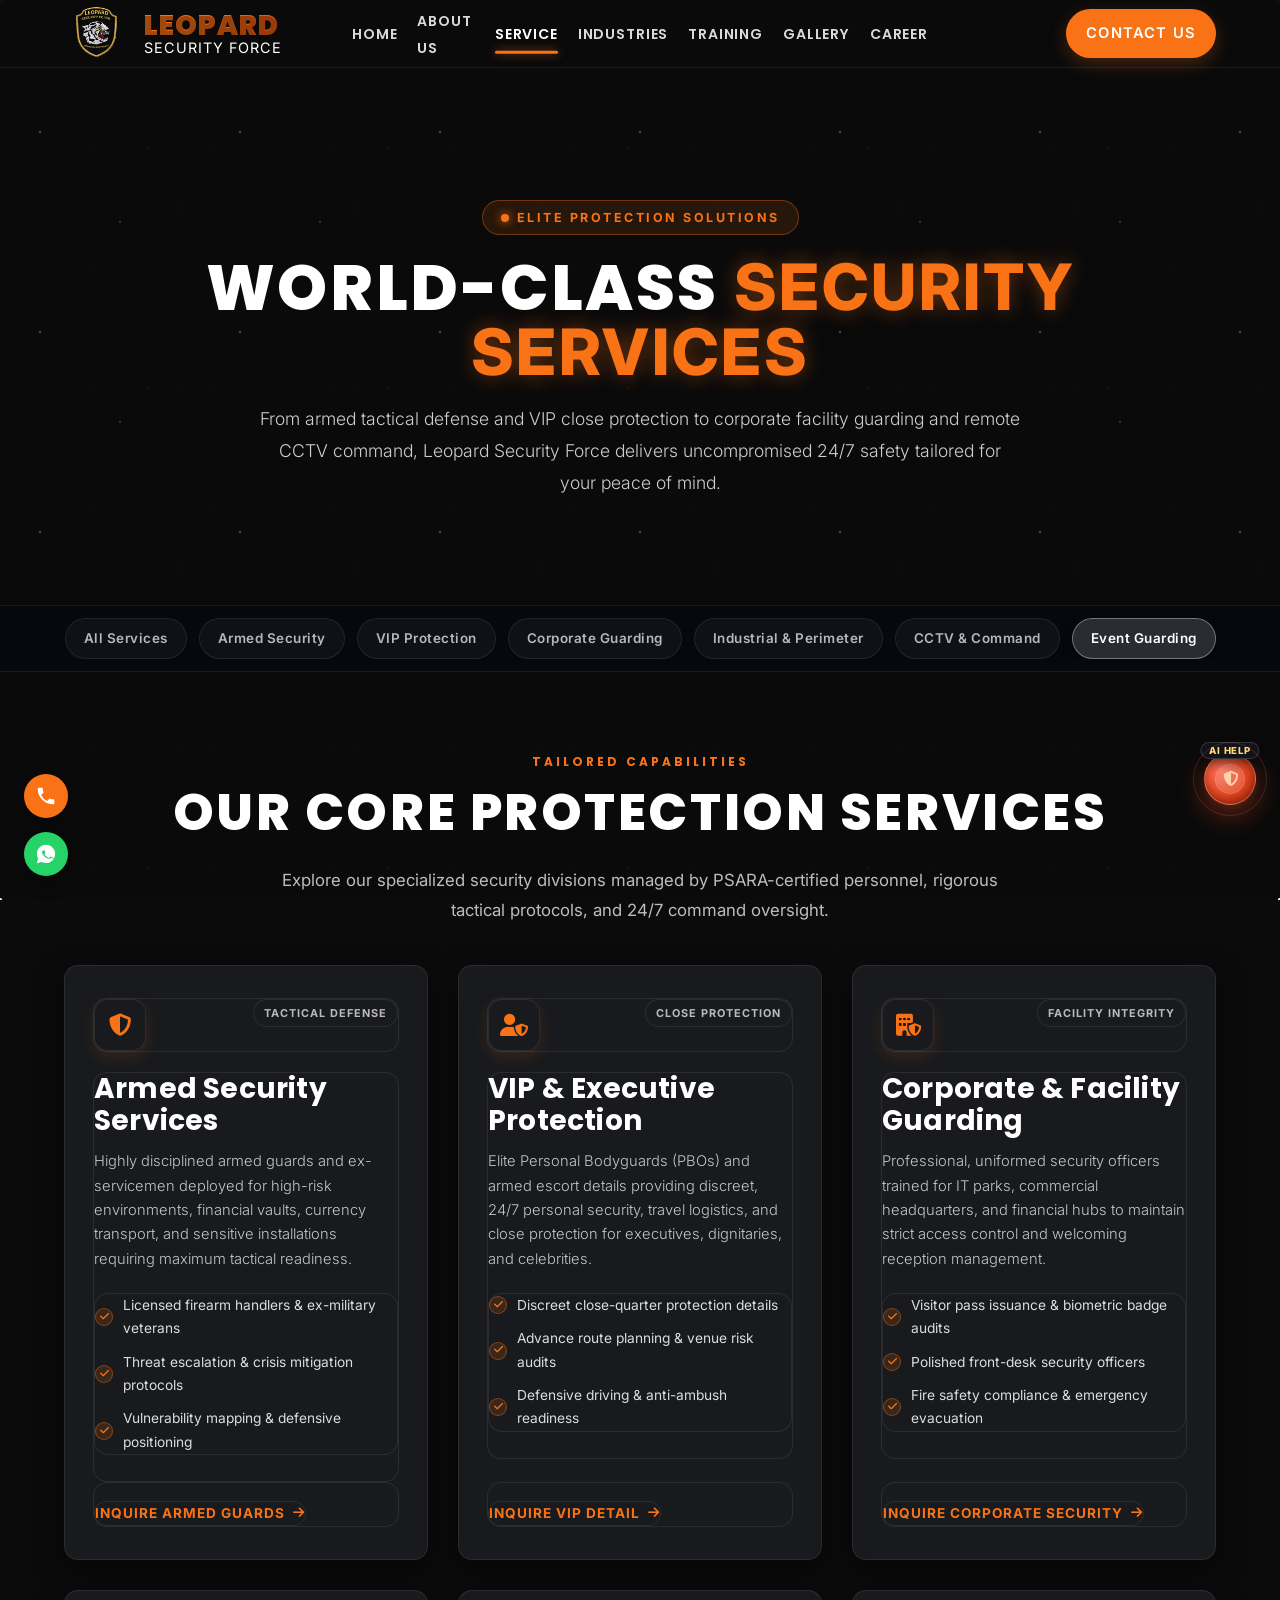
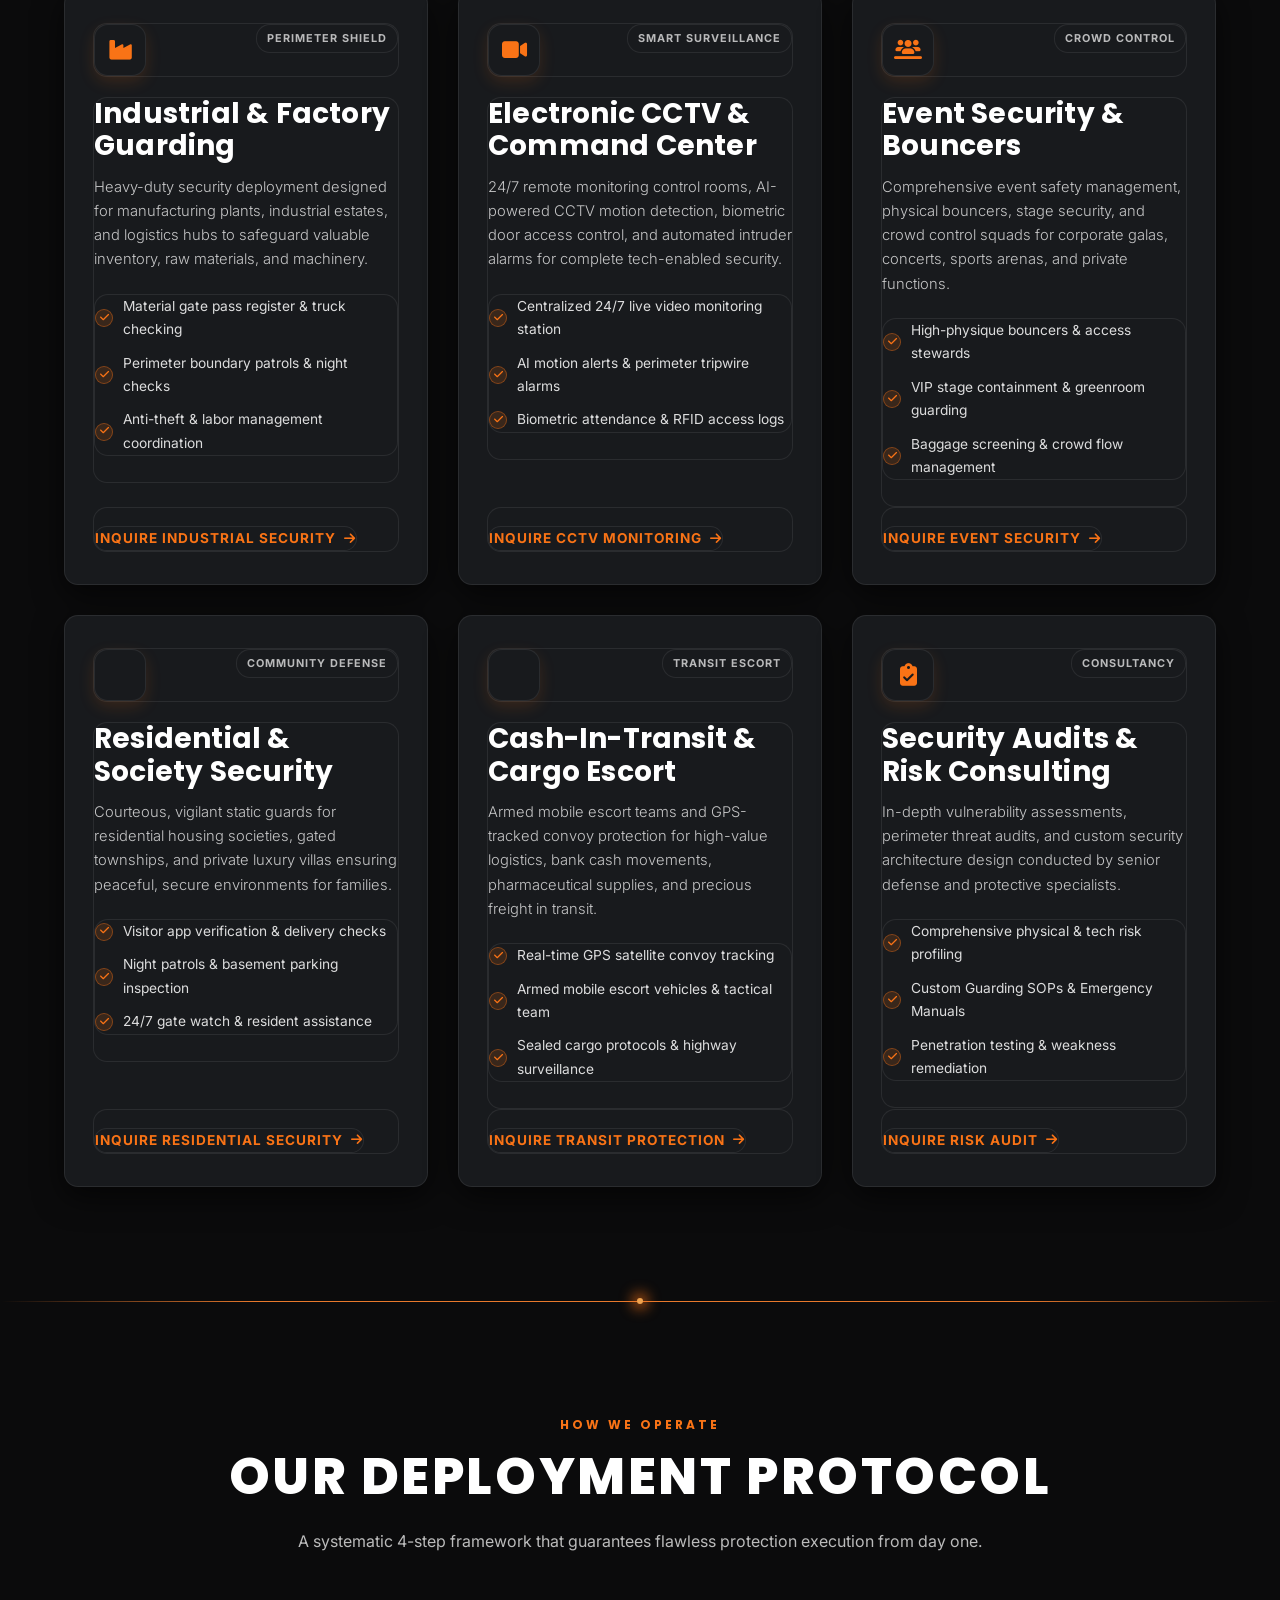
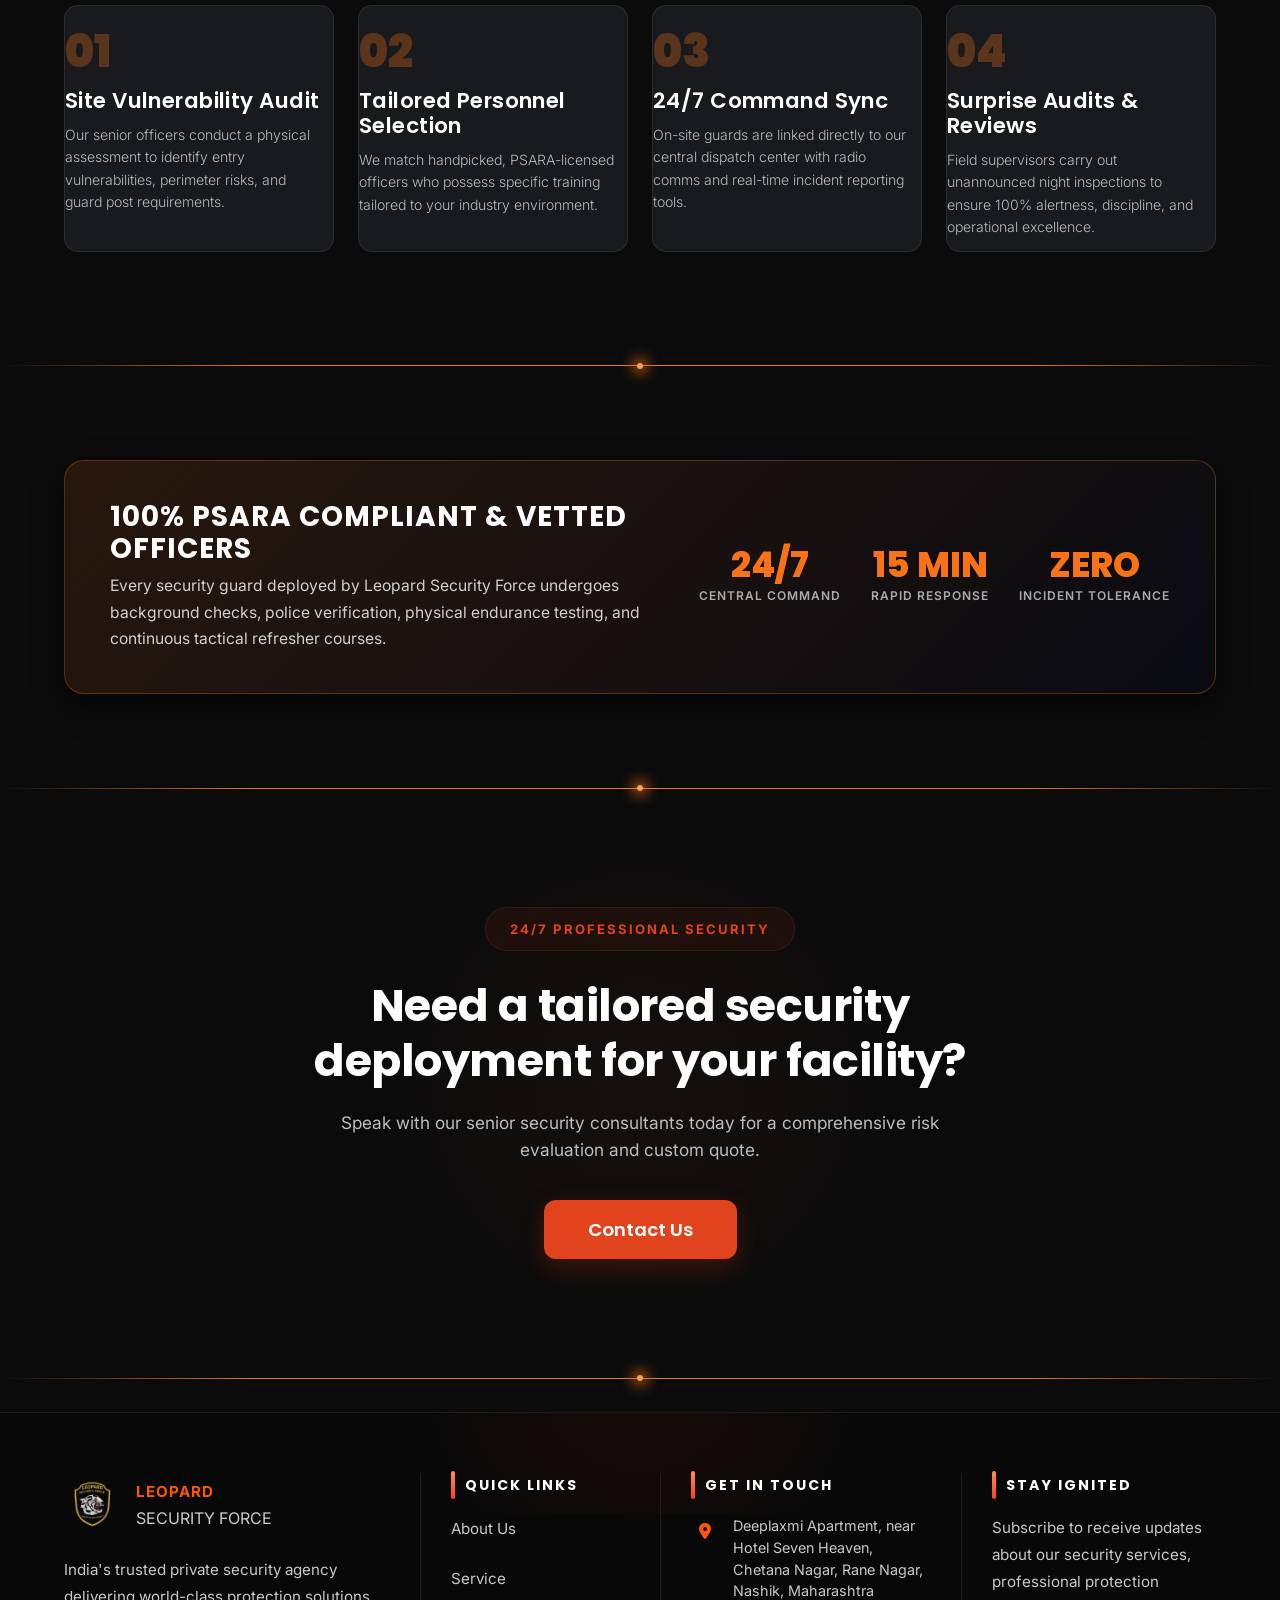
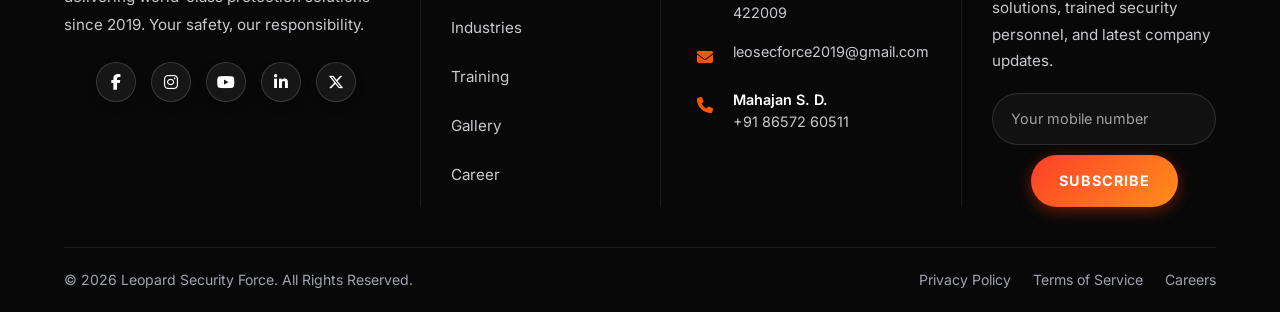
<file: service.html>
﻿<!DOCTYPE html>
<html lang="en">

<head>
  <meta charset="UTF-8">
  <meta name="viewport" content="width=device-width, initial-scale=1.0">
  <title>Our Services — Leopard Security Force</title>
  <meta name="description"
    content="Explore elite security services by Leopard Security Force: Armed Guards, VIP Bodyguards, Corporate Facility Security, Industrial Perimeter Guarding, CCTV Surveillance, and Event Security across India.">
  <meta name="keywords"
    content="security services, armed guards, VIP protection, bodyguards, corporate security, industrial security, CCTV monitoring, event security, cash in transit escort">
  <link rel="icon" type="image/png" href="logo.png">
  <link rel="stylesheet" href="style.css">
  <link rel="stylesheet" href="tracker.css">
  <link rel="stylesheet" href="design-system.css">
  <link rel="stylesheet" href="https://cdnjs.cloudflare.com/ajax/libs/font-awesome/6.5.2/css/all.min.css" />
</head>

<body>



  <!-- ========== NAVBAR ========== -->
  <nav class="navbar home-navbar" id="navbar">
    <div class="container">
      <a href="index.html" class="nav-logo" aria-label="Leopard Security Force">
        <div class="brand-circle">
          <img src="logo.png" alt="Leopard Shield Logo">
        </div>
        <div class="nav-logo-text">
          <div class="brand-name">LEOPARD</div>
          <div class="brand-sub">SECURITY FORCE</div>
        </div>
      </a>

      <ul class="nav-links" id="navLinks">
        <li><a href="index.html">Home</a></li>
        <li><a href="about.html">About Us</a></li>
        <li><a href="service.html" class="active">Service</a></li>
        <li><a href="industries.html">Industries</a></li>
        <li><a href="training.html">Training</a></li>
        <li><a href="gallery.html">Gallery</a></li>
        <li><a href="career.html">Career</a></li>
      </ul>

      <a href="index.html#contact" class="nav-contact-cta">Contact Us</a>
      <div class="hamburger" id="hamburger">
        <span></span><span></span><span></span>
      </div>
    </div>
  </nav>

  <!-- Mobile Menu -->
  <div class="mobile-menu" id="mobileMenu">
    <a href="index.html">Home</a>
    <a href="about.html">About Us</a>
    <a href="service.html">Service</a>
    <a href="industries.html">Industries</a>
    <a href="training.html">Training</a>
    <a href="gallery.html">Gallery</a>
    <a href="index.html#contact">Contact Us</a>
    <a href="career.html">Career</a>
  </div>

  <!-- ========== SUBPAGE HERO HEADER ========== -->
  <section class="srv-hero-section">
    <div class="container">
      <div class="srv-hero-content reveal">
        <div class="srv-badge">
          <span class="srv-badge-dot"></span> ELITE PROTECTION SOLUTIONS
        </div>
        <h1 class="srv-hero-title">WORLD-CLASS <span>SECURITY SERVICES</span></h1>
        <p class="srv-hero-subtitle">
          From armed tactical defense and VIP close protection to corporate facility guarding and remote CCTV command,
          Leopard Security Force delivers uncompromised 24/7 safety tailored for your peace of mind.
        </p>
      </div>
    </div>
  </section>


  <!-- ========== STICKY QUICK-FILTER SUBNAV ========== -->
  <nav class="srv-subnav" id="srvSubnav">
    <div class="container">
      <div class="srv-subnav-inner">
        <a href="#services-overview" class="srv-subnav-link active">All Services</a>
        <a href="#armed-guards" class="srv-subnav-link">Armed Security</a>
        <a href="#vip-protection" class="srv-subnav-link">VIP Protection</a>
        <a href="#corporate-security" class="srv-subnav-link">Corporate Guarding</a>
        <a href="#industrial-security" class="srv-subnav-link">Industrial &amp; Perimeter</a>
        <a href="#cctv-surveillance" class="srv-subnav-link">CCTV &amp; Command</a>
        <a href="#event-security" class="srv-subnav-link">Event Guarding</a>
      </div>
    </div>
  </nav>

  <!-- ========== SERVICES MAIN GRID SECTION ========== -->
  <section class="srv-main-section" id="services-overview">
    <div class="container">
      <div class="section-label">Tailored Capabilities</div>
      <h2 class="section-title" style="text-align: center;">OUR CORE PROTECTION SERVICES</h2>
      <p style="color: #bbb; max-width: 720px; margin: 0 auto; text-align: center;" class="section-desc">
        Explore our specialized security divisions managed by PSARA-certified personnel, rigorous tactical protocols,
        and 24/7 command oversight.
      </p>

      <div class="srv-grid">

        <!-- Service Card 1: Armed Security -->
        <div class="srv-card reveal" id="armed-guards">
          <div>
            <div class="srv-card-header">
              <div class="srv-card-icon">
                <i class="fa-solid fa-shield-halved"></i>
              </div>
              <span class="srv-card-tag">TACTICAL DEFENSE</span>
            </div>
            <div class="srv-card-body">
              <h3>Armed Security Services</h3>
              <p>Highly disciplined armed guards and ex-servicemen deployed for high-risk environments, financial
                vaults, currency transport, and sensitive installations requiring maximum tactical readiness.</p>
              <ul class="srv-card-bullets">
                <li>
                  <span class="srv-bullet-check"><i class="fa-solid fa-check"></i></span>
                  <span>Licensed firearm handlers &amp; ex-military veterans</span>
                </li>
                <li>
                  <span class="srv-bullet-check"><i class="fa-solid fa-check"></i></span>
                  <span>Threat escalation &amp; crisis mitigation protocols</span>
                </li>
                <li>
                  <span class="srv-bullet-check"><i class="fa-solid fa-check"></i></span>
                  <span>Vulnerability mapping & defensive positioning</span>
                </li>
              </ul>
            </div>
          </div>
          <div class="srv-card-footer">
            <a href="index.html#contact" class="srv-card-cta">
              Inquire Armed Guards <i class="fa-solid fa-arrow-right"></i>
            </a>
          </div>
        </div>

        <!-- Service Card 2: VIP Executive Protection -->
        <div class="srv-card reveal" id="vip-protection">
          <div>
            <div class="srv-card-header">
              <div class="srv-card-icon">
                <i class="fa-solid fa-user-shield"></i>
              </div>
              <span class="srv-card-tag">CLOSE PROTECTION</span>
            </div>
            <div class="srv-card-body">
              <h3>VIP &amp; Executive Protection</h3>
              <p>Elite Personal Bodyguards (PBOs) and armed escort details providing discreet, 24/7 personal security,
                travel logistics, and close protection for executives, dignitaries, and celebrities.</p>
              <ul class="srv-card-bullets">
                <li>
                  <span class="srv-bullet-check"><i class="fa-solid fa-check"></i></span>
                  <span>Discreet close-quarter protection details</span>
                </li>
                <li>
                  <span class="srv-bullet-check"><i class="fa-solid fa-check"></i></span>
                  <span>Advance route planning &amp; venue risk audits</span>
                </li>
                <li>
                  <span class="srv-bullet-check"><i class="fa-solid fa-check"></i></span>
                  <span>Defensive driving &amp; anti-ambush readiness</span>
                </li>
              </ul>
            </div>
          </div>
          <div class="srv-card-footer">
            <a href="index.html#contact" class="srv-card-cta">
              Inquire VIP Detail <i class="fa-solid fa-arrow-right"></i>
            </a>
          </div>
        </div>

        <!-- Service Card 3: Corporate Guarding -->
        <div class="srv-card reveal" id="corporate-security">
          <div>
            <div class="srv-card-header">
              <div class="srv-card-icon">
                <i class="fa-solid fa-building-shield"></i>
              </div>
              <span class="srv-card-tag">FACILITY INTEGRITY</span>
            </div>
            <div class="srv-card-body">
              <h3>Corporate &amp; Facility Guarding</h3>
              <p>Professional, uniformed security officers trained for IT parks, commercial headquarters, and financial
                hubs to maintain strict access control and welcoming reception management.</p>
              <ul class="srv-card-bullets">
                <li>
                  <span class="srv-bullet-check"><i class="fa-solid fa-check"></i></span>
                  <span>Visitor pass issuance &amp; biometric badge audits</span>
                </li>
                <li>
                  <span class="srv-bullet-check"><i class="fa-solid fa-check"></i></span>
                  <span>Polished front-desk security officers</span>
                </li>
                <li>
                  <span class="srv-bullet-check"><i class="fa-solid fa-check"></i></span>
                  <span>Fire safety compliance &amp; emergency evacuation</span>
                </li>
              </ul>
            </div>
          </div>
          <div class="srv-card-footer">
            <a href="index.html#contact" class="srv-card-cta">
              Inquire Corporate Security <i class="fa-solid fa-arrow-right"></i>
            </a>
          </div>
        </div>

        <!-- Service Card 4: Industrial & Warehouse Security -->
        <div class="srv-card reveal" id="industrial-security">
          <div>
            <div class="srv-card-header">
              <div class="srv-card-icon">
                <i class="fa-solid fa-industry"></i>
              </div>
              <span class="srv-card-tag">PERIMETER SHIELD</span>
            </div>
            <div class="srv-card-body">
              <h3>Industrial &amp; Factory Guarding</h3>
              <p>Heavy-duty security deployment designed for manufacturing plants, industrial estates, and logistics
                hubs to safeguard valuable inventory, raw materials, and machinery.</p>
              <ul class="srv-card-bullets">
                <li>
                  <span class="srv-bullet-check"><i class="fa-solid fa-check"></i></span>
                  <span>Material gate pass register &amp; truck checking</span>
                </li>
                <li>
                  <span class="srv-bullet-check"><i class="fa-solid fa-check"></i></span>
                  <span>Perimeter boundary patrols &amp; night checks</span>
                </li>
                <li>
                  <span class="srv-bullet-check"><i class="fa-solid fa-check"></i></span>
                  <span>Anti-theft &amp; labor management coordination</span>
                </li>
              </ul>
            </div>
          </div>
          <div class="srv-card-footer">
            <a href="index.html#contact" class="srv-card-cta">
              Inquire Industrial Security <i class="fa-solid fa-arrow-right"></i>
            </a>
          </div>
        </div>

        <!-- Service Card 5: CCTV & Electronic Surveillance -->
        <div class="srv-card reveal" id="cctv-surveillance">
          <div>
            <div class="srv-card-header">
              <div class="srv-card-icon">
                <i class="fa-solid fa-video"></i>
              </div>
              <span class="srv-card-tag">SMART SURVEILLANCE</span>
            </div>
            <div class="srv-card-body">
              <h3>Electronic CCTV &amp; Command Center</h3>
              <p>24/7 remote monitoring control rooms, AI-powered CCTV motion detection, biometric door access control,
                and automated intruder alarms for complete tech-enabled security.</p>
              <ul class="srv-card-bullets">
                <li>
                  <span class="srv-bullet-check"><i class="fa-solid fa-check"></i></span>
                  <span>Centralized 24/7 live video monitoring station</span>
                </li>
                <li>
                  <span class="srv-bullet-check"><i class="fa-solid fa-check"></i></span>
                  <span>AI motion alerts &amp; perimeter tripwire alarms</span>
                </li>
                <li>
                  <span class="srv-bullet-check"><i class="fa-solid fa-check"></i></span>
                  <span>Biometric attendance &amp; RFID access logs</span>
                </li>
              </ul>
            </div>
          </div>
          <div class="srv-card-footer">
            <a href="index.html#contact" class="srv-card-cta">
              Inquire CCTV Monitoring <i class="fa-solid fa-arrow-right"></i>
            </a>
          </div>
        </div>

        <!-- Service Card 6: Event & Bouncer Security -->
        <div class="srv-card reveal" id="event-security">
          <div>
            <div class="srv-card-header">
              <div class="srv-card-icon">
                <i class="fa-solid fa-users-line"></i>
              </div>
              <span class="srv-card-tag">CROWD CONTROL</span>
            </div>
            <div class="srv-card-body">
              <h3>Event Security &amp; Bouncers</h3>
              <p>Comprehensive event safety management, physical bouncers, stage security, and crowd control squads for
                corporate galas, concerts, sports arenas, and private functions.</p>
              <ul class="srv-card-bullets">
                <li>
                  <span class="srv-bullet-check"><i class="fa-solid fa-check"></i></span>
                  <span>High-physique bouncers &amp; access stewards</span>
                </li>
                <li>
                  <span class="srv-bullet-check"><i class="fa-solid fa-check"></i></span>
                  <span>VIP stage containment &amp; greenroom guarding</span>
                </li>
                <li>
                  <span class="srv-bullet-check"><i class="fa-solid fa-check"></i></span>
                  <span>Baggage screening &amp; crowd flow management</span>
                </li>
              </ul>
            </div>
          </div>
          <div class="srv-card-footer">
            <a href="index.html#contact" class="srv-card-cta">
              Inquire Event Security <i class="fa-solid fa-arrow-right"></i>
            </a>
          </div>
        </div>

        <!-- Service Card 7: Residential Society Security -->
        <div class="srv-card reveal">
          <div>
            <div class="srv-card-header">
              <div class="srv-card-icon">
                <i class="fa-solid fa-house-shield"></i>
              </div>
              <span class="srv-card-tag">COMMUNITY DEFENSE</span>
            </div>
            <div class="srv-card-body">
              <h3>Residential &amp; Society Security</h3>
              <p>Courteous, vigilant static guards for residential housing societies, gated townships, and private
                luxury villas ensuring peaceful, secure environments for families.</p>
              <ul class="srv-card-bullets">
                <li>
                  <span class="srv-bullet-check"><i class="fa-solid fa-check"></i></span>
                  <span>Visitor app verification &amp; delivery checks</span>
                </li>
                <li>
                  <span class="srv-bullet-check"><i class="fa-solid fa-check"></i></span>
                  <span>Night patrols &amp; basement parking inspection</span>
                </li>
                <li>
                  <span class="srv-bullet-check"><i class="fa-solid fa-check"></i></span>
                  <span>24/7 gate watch &amp; resident assistance</span>
                </li>
              </ul>
            </div>
          </div>
          <div class="srv-card-footer">
            <a href="index.html#contact" class="srv-card-cta">
              Inquire Residential Security <i class="fa-solid fa-arrow-right"></i>
            </a>
          </div>
        </div>

        <!-- Service Card 8: Transit Escort & Cargo Security -->
        <div class="srv-card reveal">
          <div>
            <div class="srv-card-header">
              <div class="srv-card-icon">
                <i class="fa-solid fa-truck-shield"></i>
              </div>
              <span class="srv-card-tag">TRANSIT ESCORT</span>
            </div>
            <div class="srv-card-body">
              <h3>Cash-In-Transit &amp; Cargo Escort</h3>
              <p>Armed mobile escort teams and GPS-tracked convoy protection for high-value logistics, bank cash
                movements, pharmaceutical supplies, and precious freight in transit.</p>
              <ul class="srv-card-bullets">
                <li>
                  <span class="srv-bullet-check"><i class="fa-solid fa-check"></i></span>
                  <span>Real-time GPS satellite convoy tracking</span>
                </li>
                <li>
                  <span class="srv-bullet-check"><i class="fa-solid fa-check"></i></span>
                  <span>Armed mobile escort vehicles &amp; tactical team</span>
                </li>
                <li>
                  <span class="srv-bullet-check"><i class="fa-solid fa-check"></i></span>
                  <span>Sealed cargo protocols &amp; highway surveillance</span>
                </li>
              </ul>
            </div>
          </div>
          <div class="srv-card-footer">
            <a href="index.html#contact" class="srv-card-cta">
              Inquire Transit Protection <i class="fa-solid fa-arrow-right"></i>
            </a>
          </div>
        </div>

        <!-- Service Card 9: Risk Audit & Consultancy -->
        <div class="srv-card reveal">
          <div>
            <div class="srv-card-header">
              <div class="srv-card-icon">
                <i class="fa-solid fa-clipboard-check"></i>
              </div>
              <span class="srv-card-tag">CONSULTANCY</span>
            </div>
            <div class="srv-card-body">
              <h3>Security Audits &amp; Risk Consulting</h3>
              <p>In-depth vulnerability assessments, perimeter threat audits, and custom security architecture design
                conducted by senior defense and protective specialists.</p>
              <ul class="srv-card-bullets">
                <li>
                  <span class="srv-bullet-check"><i class="fa-solid fa-check"></i></span>
                  <span>Comprehensive physical &amp; tech risk profiling</span>
                </li>
                <li>
                  <span class="srv-bullet-check"><i class="fa-solid fa-check"></i></span>
                  <span>Custom Guarding SOPs &amp; Emergency Manuals</span>
                </li>
                <li>
                  <span class="srv-bullet-check"><i class="fa-solid fa-check"></i></span>
                  <span>Penetration testing &amp; weakness remediation</span>
                </li>
              </ul>
            </div>
          </div>
          <div class="srv-card-footer">
            <a href="index.html#contact" class="srv-card-cta">
              Inquire Risk Audit <i class="fa-solid fa-arrow-right"></i>
            </a>
          </div>
        </div>

      </div>
    </div>
  </section>

  <!-- Space Divider -->
  <div class="space-divider" aria-hidden="true">
    <div class="divider-line"></div>
    <span class="glow-dot"></span>
  </div>

  <!-- ========== DEPLOYMENT PROCESS SECTION ========== -->
  <section class="srv-process-section">
    <div class="container">
      <div class="section-label" style="text-align: center;">HOW WE OPERATE</div>
      <h2 class="section-title" style="text-align: center;">OUR DEPLOYMENT PROTOCOL</h2>
      <p style="color: #bbb; max-width: 700px; margin: 0 auto; text-align: center;">
        A systematic 4-step framework that guarantees flawless protection execution from day one.
      </p>

      <div class="srv-process-grid">

        <div class="srv-process-card reveal">
          <div class="srv-process-num">01</div>
          <h4>Site Vulnerability Audit</h4>
          <p>Our senior officers conduct a physical assessment to identify entry vulnerabilities, perimeter risks, and
            guard post requirements.</p>
        </div>

        <div class="srv-process-card reveal">
          <div class="srv-process-num">02</div>
          <h4>Tailored Personnel Selection</h4>
          <p>We match handpicked, PSARA-licensed officers who possess specific training tailored to your industry
            environment.</p>
        </div>

        <div class="srv-process-card reveal">
          <div class="srv-process-num">03</div>
          <h4>24/7 Command Sync</h4>
          <p>On-site guards are linked directly to our central dispatch center with radio comms and real-time incident
            reporting tools.</p>
        </div>

        <div class="srv-process-card reveal">
          <div class="srv-process-num">04</div>
          <h4>Surprise Audits &amp; Reviews</h4>
          <p>Field supervisors carry out unannounced night inspections to ensure 100% alertness, discipline, and
            operational excellence.</p>
        </div>

      </div>
    </div>
  </section>

  <!-- Space Divider -->
  <div class="space-divider" aria-hidden="true">
    <div class="divider-line"></div>
    <span class="glow-dot"></span>
  </div>

  <!-- ========== GUARANTEE & COMPLIANCE SECTION ========== -->
  <section class="srv-guarantee-section">
    <div class="container">
      <div class="srv-guarantee-box reveal">
        <div class="srv-guarantee-left">
          <h3>100% PSARA COMPLIANT &amp; VETTED OFFICERS</h3>
          <p>Every security guard deployed by Leopard Security Force undergoes background checks, police verification,
            physical endurance testing, and continuous tactical refresher courses.</p>
        </div>
        <div class="srv-guarantee-stats">
          <div class="srv-guarantee-stat-item">
            <div class="stat-val">24/7</div>
            <div class="stat-lbl">Central Command</div>
          </div>
          <div class="srv-guarantee-stat-item">
            <div class="stat-val">15 MIN</div>
            <div class="stat-lbl">Rapid Response</div>
          </div>
          <div class="srv-guarantee-stat-item">
            <div class="stat-val">ZERO</div>
            <div class="stat-lbl">Incident Tolerance</div>
          </div>
        </div>
      </div>
    </div>
  </section>

  <!-- Space Divider -->
  <div class="space-divider" aria-hidden="true">
    <div class="divider-line"></div>
    <span class="glow-dot"></span>
  </div>

  <!-- ========== CALL TO ACTION BANNER ========== -->
  <section class="cta-banner" id="cta-banner">
    <div class="cta-bg-glow"></div>
    <div class="container">
      <div class="cta-content">
        <span class="cta-badge">24/7 Professional Security</span>
        <h2 class="cta-title">Need a tailored security deployment for your facility?</h2>
        <p class="cta-desc">Speak with our senior security consultants today for a comprehensive risk evaluation and
          custom quote.</p>
        <div class="cta-buttons">
          <a href="index.html#contact" class="cta-btn-modern">Contact Us</a>
        </div>
      </div>
    </div>
  </section>

  <!-- Space Divider -->
  <div class="space-divider" aria-hidden="true">
    <div class="divider-line"></div>
    <span class="glow-dot"></span>
  </div>

  <!-- ========== FOOTER ========== -->
  <footer class="footer" id="contact">
    <div class="container footer-container">
      <div class="footer-grid">
        <div class="footer-col footer-brand-col">
          <div class="footer-logo-panel">
            <img src="logo.png" alt="Leopard Security Force Logo"
              style="width: 56px; height: 56px; object-fit: contain;">
            <div class="footer-logo-text">
              <span>LEOPARD</span> SECURITY FORCE
            </div>
          </div>
          <p class="footer-description">
            India's trusted private security agency delivering world-class protection solutions since 2019. Your safety,
            our responsibility.
          </p>
          <div class="social-icons">
            <a href="https://www.facebook.com/share/1DNwx6XEmj/" target="_blank" class="social-icon"
              aria-label="Facebook">
              <i class="fa-brands fa-facebook-f"></i>
            </a>
            <a href="https://www.instagram.com/leosecforce2019?utm_source=qr&amp;igsh=MTRhYWx6dDUzMm91aA=="
              target="_blank" class="social-icon" aria-label="Instagram">
              <i class="fa-brands fa-instagram"></i>
            </a>
            <a href="#" target="_blank" class="social-icon" aria-label="YouTube">
              <i class="fa-brands fa-youtube"></i>
            </a>
            <a href="https://www.linkedin.com/in/mahajan-s-d-595b53104?utm_source=share_via&amp;utm_content=profile&amp;utm_medium=member_android"
              target="_blank" class="social-icon" aria-label="LinkedIn">
              <i class="fa-brands fa-linkedin-in"></i>
            </a>
            <a href="https://x.com/LEOSECFORCE2019" target="_blank" class="social-icon" aria-label="X">
              <i class="fa-brands fa-x-twitter"></i>
            </a>
          </div>
        </div>

        <div class="footer-col footer-links-col">
          <h4 class="footer-heading">Quick Links</h4>
          <ul class="footer-links">
            <li><a href="about.html">About Us</a></li>
            <li><a href="service.html">Service</a></li>
            <li><a href="industries.html">Industries</a></li>
            <li><a href="training.html">Training</a></li>
            <li><a href="gallery.html">Gallery</a></li>
            <li><a href="career.html">Career</a></li>
          </ul>
        </div>

        <div class="footer-col footer-contact-col">
          <h4 class="footer-heading">Get in Touch</h4>
          <div class="footer-contact-item">
            <span class="footer-contact-icon"><i class="fa-solid fa-location-dot"></i></span>
            <p>Deeplaxmi Apartment, near Hotel Seven Heaven, Chetana Nagar, Rane Nagar, Nashik, Maharashtra 422009</p>
          </div>
          <div class="footer-contact-item">
            <span class="footer-contact-icon"><i class="fa-solid fa-envelope"></i></span>
            <p><a href="mailto:leosecforce2019@gmail.com">leosecforce2019@gmail.com</a></p>
          </div>
          <div class="footer-contact-item">
            <span class="footer-contact-icon"><i class="fa-solid fa-phone"></i></span>
            <div>
              <p class="contact-label">Mahajan S. D.</p>
              <p><a href="tel:+918657260511">+91 86572 60511</a></p>
          
            </div>
          </div>
        </div>

        <div class="footer-col footer-newsletter-col">
          <h4 class="footer-heading">Stay Ignited</h4>
          <p class="newsletter-text">
            Subscribe to receive updates about our security services, professional protection solutions, trained
            security personnel, and latest company updates.
          </p>
          <form class="footer-newsletter" id="footerSubscribeForm">
            <input type="tel" id="footerMobileNumber" placeholder="Your mobile number" maxlength="10"
              pattern="[6-9][0-9]{9}" inputmode="numeric" required>
            <button type="submit">SUBSCRIBE</button>
          </form>
          <div class="footer-success" id="footerSuccessMessage">Thank you for subscribing! We will keep you updated with
            the latest from Leopard Security Force.</div>
        </div>
      </div>

      <div class="footer-bottom">
        <p>© 2026 Leopard Security Force. All Rights Reserved.</p>
        <div class="footer-bottom-links">
          <a href="privacy.html">Privacy Policy</a>
          <a href="terms.html">Terms of Service</a>
          <a href="career.html">Careers</a>
        </div>
      </div>
    </div>
  </footer>

  <!-- Back to Top Button -->
  <button id="backToTop" class="back-to-top" aria-label="Back to top">
    <i class="fa-solid fa-chevron-up"></i>
  </button>

  <!-- ========== FLOATING CTA & AI WIDGETS ========== -->
  <div id="lsf-left-floaters">
    <!-- Call Floater -->
    <a href="tel:+918657260511" class="lsf-floater lsf-floater-call" aria-label="Call Helpline" title="Call Us Now">
      <svg viewBox="0 0 24 24" width="22" height="22" fill="currentColor">
        <path
          d="M6.62 10.79a15.05 15.05 0 006.59 6.59l2.2-2.2a1 1 0 011.11-.27c1.12.45 2.33.69 3.58.69a1 1 0 011 1V20a1 1 0 01-1 1A17 17 0 013 4a1 1 0 011-1h3.5a1 1 0 011 1c0 1.25.24 2.46.69 3.58a1 1 0 01-.27 1.11z" />
      </svg>
    </a>
    <!-- WhatsApp Floater -->
    <a href="https://wa.me/918657260511" target="_blank" class="lsf-floater lsf-floater-wa" aria-label="WhatsApp Us"
      title="WhatsApp Us">
      <svg viewBox="0 0 24 24" width="22" height="22" fill="currentColor">
        <path fill-rule="evenodd" clip-rule="evenodd"
          d="M12.01 2.01c-5.5 0-9.96 4.43-9.96 9.92 0 1.76.46 3.48 1.33 4.99L2.01 22l5.24-1.35a9.85 9.85 0 004.75 1.21c5.51 0 9.97-4.44 9.97-9.93 0-5.49-4.46-9.92-9.96-9.92zm5.72 13.91c-.24.67-1.22 1.24-1.68 1.32-.46.08-.94.13-2.93-.65-2.55-1-4.17-3.56-4.3-3.73-.12-.17-1.04-1.36-1.04-2.59 0-1.23.65-1.84.88-2.09.23-.25.5-.32.67-.32h.48c.16 0 .37-.06.58.42.22.52.75 1.8.81 1.93.07.13.11.28.02.45-.09.17-.14.28-.27.42-.14.15-.29.33-.42.47-.14.15-.3.32-.13.6.17.3 1 1.63 2.14 2.63 1.15.99 2.11 1.3 2.4 1.43.3.13.47.1.65-.1.18-.21.78-.91.99-1.22.21-.31.42-.26.7-.16.29.11 1.83.84 2.14.99.31.15.52.23.6.35.07.13.07-.72-.17 1.39z" />
      </svg>
    </a>
  </div>

  <div id="lsf-right-floaters" class="widget-container">
    <!-- AI Assistant Symbol -->
    <button type="button" class="lsf-floater lsf-floater-ai" id="lsfAiBtn" aria-label="AI HELP" title="AI HELP">
      <span class="ai-btn-icon"><i class="fa-solid fa-shield-halved"></i></span>
      <span class="ai-btn-label">AI HELP</span>
    </button>
    <!-- Chat Window -->
    <div class="lsf-chat-window" id="lsfChatWindow">
      <div class="lsf-chat-header">
        <div class="lsf-chat-header-info">
          <span class="lsf-online-indicator"></span>
          <div>
            <h4>Leo</h4>
            <p>Security Agent AI</p>
          </div>
        </div>
        <button class="lsf-chat-close" id="lsfChatClose" aria-label="Close Chat">
          <svg viewBox="0 0 24 24" width="16" height="16" stroke="currentColor" stroke-width="2.5" fill="none">
            <path d="M18 6L6 18M6 6l12 12" />
          </svg>
        </button>
      </div>
      <div class="lsf-chat-messages" id="lsfChatMessages">
        <div class="lsf-chat-msg bot">
          <div class="lsf-msg-bubble">
            Hi I am Leo, your virtual security coordinator. How can I protect you today? Please choose an option or type
            your request below.
          </div>
        </div>
        <div class="lsf-chat-options" id="lsfChatOptions">
          <button class="lsf-chat-opt" data-action="quote">Get Instant Quote</button>
          <button class="lsf-chat-opt" data-action="armed">Armed Security Info</button>
          <button class="lsf-chat-opt" data-action="emergency">Emergency Hotline</button>
          <button class="lsf-chat-opt" data-action="service">Standard Services</button>
        </div>
      </div>
      <form class="lsf-chat-input-bar" id="lsfChatInputForm">
        <input type="text" id="lsfChatInput" placeholder="Ask anything in English..." autocomplete="off">
        <button type="submit" aria-label="Send">
          <svg viewBox="0 0 24 24" width="18" height="18" fill="none" stroke="currentColor" stroke-width="2.5"
            stroke-linecap="round" stroke-linejoin="round">
            <line x1="22" y1="2" x2="11" y2="13" />
            <polygon points="22 2 15 22 11 13 2 9 22 2" />
          </svg>
        </button>
      </form>
    </div>
  </div>

  <script src="script.js"></script>
  <script src="tracker.js"></script>

  <script>
    // Sticky Subnav Active Link Highlight on Scroll
    document.addEventListener('DOMContentLoaded', () => {
      const links = document.querySelectorAll('.srv-subnav-link');
      const cards = document.querySelectorAll('.srv-card[id]');

      function highlightNav() {
        let scrollY = window.scrollY;
        cards.forEach(card => {
          const top = card.offsetTop - 180;
          const height = card.offsetHeight;
          const id = card.getAttribute('id');
          if (scrollY >= top && scrollY < top + height) {
            links.forEach(l => {
              l.classList.remove('active');
              if (l.getAttribute('href') === '#' + id) {
                l.classList.add('active');
              }
            });
          }
        });
      }

      window.addEventListener('scroll', highlightNav);
    });
  </script>
</body>

</html>
</file>
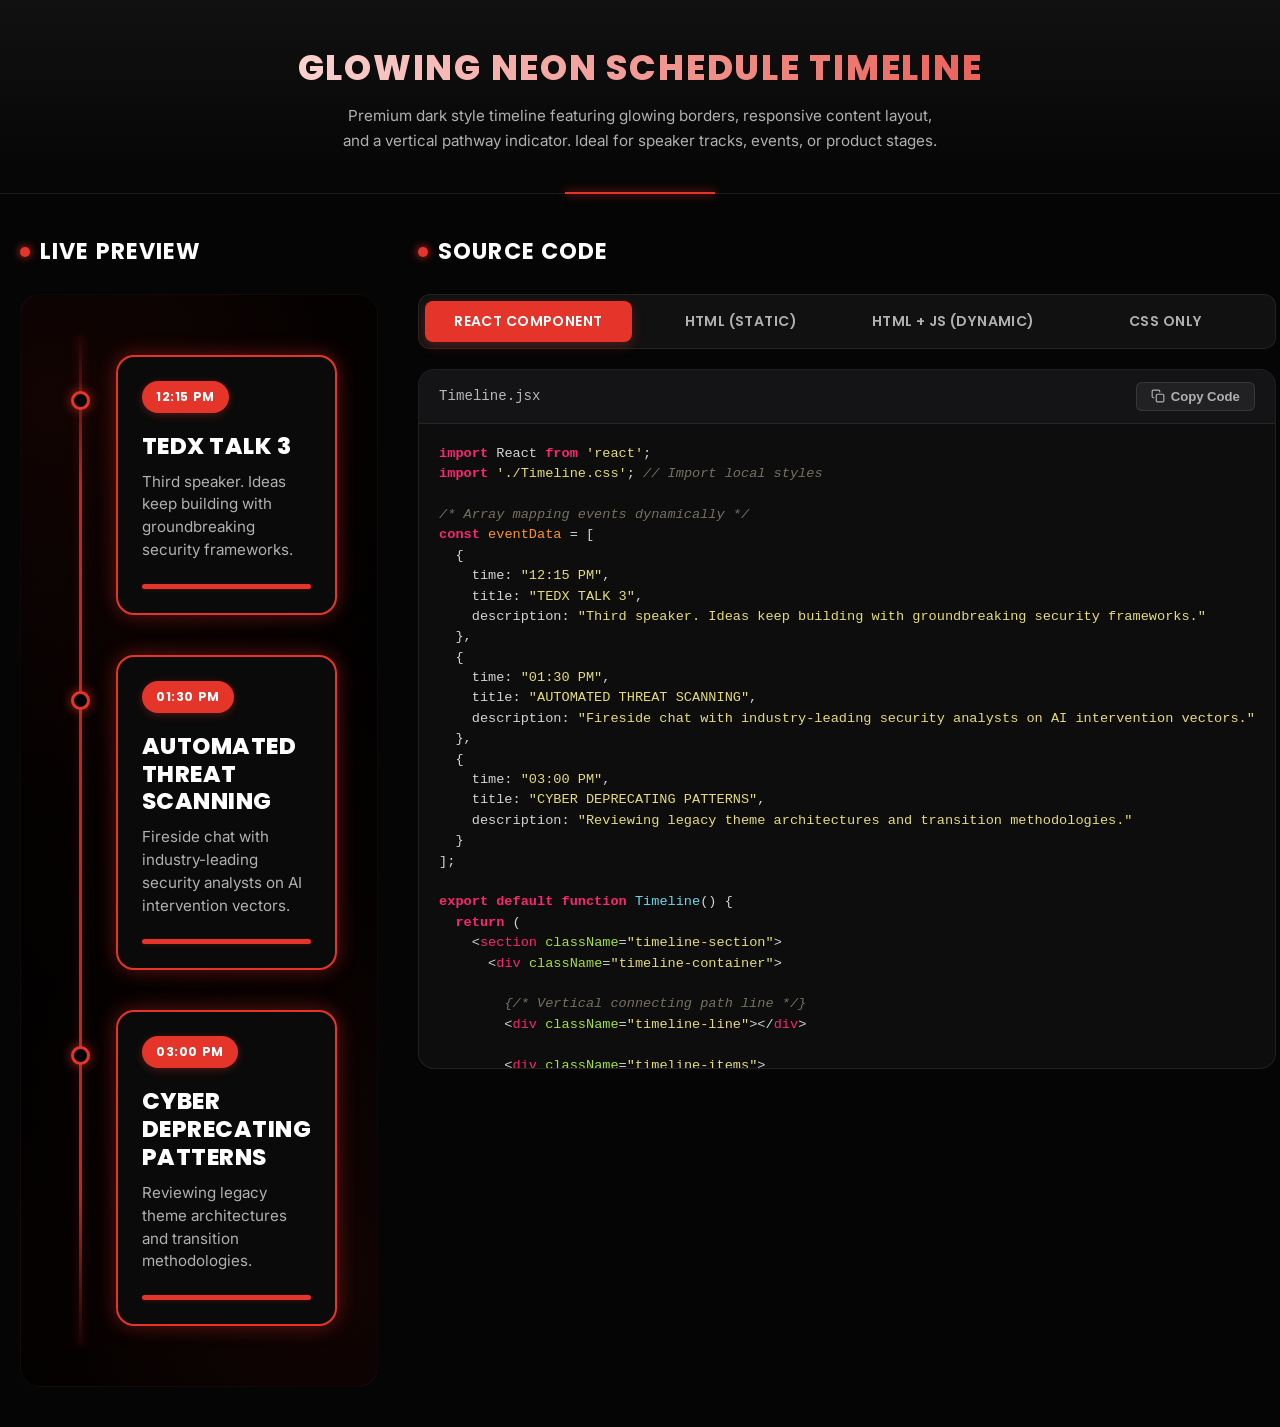
<file: timeline-demo.html>
<!DOCTYPE html>
<html lang="en">

<head>
    <meta charset="UTF-8">
    <meta name="viewport" content="width=device-width, initial-scale=1.0">
    <title>Glowing Red Neon Timeline Component - Showcase & Code</title>
    <!-- Google Fonts: Inter and Poppins -->
    <link rel="preconnect" href="https://fonts.googleapis.com">
    <link rel="preconnect" href="https://fonts.gstatic.com" crossorigin>
    <link
        href="https://fonts.googleapis.com/css2?family=Poppins:wght@600;700;800&family=Inter:wght@400;500;600&display=swap"
        rel="stylesheet">

    <style>
        /* ============================================================
       SHOWCASE PAGE GLOBAL STYLES (Pure dark premium layout)
       ============================================================ */
        :root {
            --clr-red: #e5342a;
            --clr-red-glow: rgba(229, 52, 42, 0.4);
            --clr-red-glow-strong: rgba(229, 52, 42, 0.7);
            --clr-bg-black: #000000;
            --clr-card-black: #0a0a0a;
            --clr-text-white: #ffffff;
            --clr-text-gray: #b0b0b0;

            --font-heading: 'Poppins', sans-serif;
            --font-body: 'Inter', sans-serif;
        }

        * {
            box-sizing: border-box;
            margin: 0;
            padding: 0;
        }

        body {
            background-color: #050505;
            color: var(--clr-text-white);
            font-family: var(--font-body);
            overflow-x: hidden;
            line-height: 1.6;
        }

        header {
            padding: 40px 20px;
            text-align: center;
            background: linear-gradient(180deg, #111 0%, #050505 100%);
            border-bottom: 1px solid rgba(255, 255, 255, 0.05);
            position: relative;
        }

        header::after {
            content: '';
            position: absolute;
            bottom: -1px;
            left: 50%;
            transform: translateX(-50%);
            width: 150px;
            height: 2px;
            background: var(--clr-red);
            box-shadow: 0 0 10px var(--clr-red);
        }

        header h1 {
            font-family: var(--font-heading);
            font-weight: 800;
            font-size: 2.2rem;
            letter-spacing: 0.05em;
            text-transform: uppercase;
            margin-bottom: 8px;
            background: linear-gradient(90deg, #ffffff, #e5342a);
            -webkit-background-clip: text;
            -webkit-text-fill-color: transparent;
        }

        header p {
            color: var(--clr-text-gray);
            font-size: 0.95rem;
            max-width: 600px;
            margin: 0 auto;
        }

        .main-layout {
            max-width: 1400px;
            margin: 0 auto;
            display: grid;
            grid-template-columns: 1fr 1fr;
            gap: 40px;
            padding: 40px 20px;
        }

        @media (max-width: 1024px) {
            .main-layout {
                grid-template-columns: 1fr;
            }
        }

        /* Column titles */
        .column-title {
            font-family: var(--font-heading);
            font-size: 1.4rem;
            margin-bottom: 24px;
            text-transform: uppercase;
            letter-spacing: 0.05em;
            display: flex;
            align-items: center;
            gap: 10px;
        }

        .column-title::before {
            content: '';
            display: block;
            width: 10px;
            height: 10px;
            background: var(--clr-red);
            border-radius: 50%;
            box-shadow: 0 0 8px var(--clr-red);
        }

        /* ============================================================
       PREVIEW CONTAINER WITH RADIAL GLOW
       ============================================================ */
        .preview-column {
            background: var(--clr-bg-black);
            border-radius: 20px;
            padding: 40px;
            position: relative;
            border: 1px solid rgba(255, 255, 255, 0.03);
            overflow: hidden;

            /* Subtle red radial glow in the corners & center */
            background-image:
                radial-gradient(circle at 10% 10%, rgba(229, 52, 42, 0.08) 0%, transparent 40%),
                radial-gradient(circle at 90% 90%, rgba(229, 52, 42, 0.08) 0%, transparent 40%),
                radial-gradient(circle at 50% 50%, rgba(229, 52, 42, 0.03) 0%, transparent 60%);
        }

        /* ============================================================
       REUSABLE GLOWING RED TIMELINE STYLES
       ============================================================ */
        .timeline-section {
            width: 100%;
            display: flex;
            flex-direction: column;
            align-items: center;
            position: relative;
        }

        .timeline-container {
            position: relative;
            width: 100%;
            max-width: 500px;
            margin: 0 auto;
            padding: 20px 0;
        }

        /* Vertical connecting line */
        .timeline-line {
            position: absolute;
            left: 18px;
            top: 0;
            bottom: 0;
            width: 3px;
            background: linear-gradient(to bottom,
                    rgba(229, 52, 42, 0.05) 0%,
                    rgba(229, 52, 42, 0.8) 15%,
                    rgba(229, 52, 42, 0.8) 85%,
                    rgba(229, 52, 42, 0.05) 100%);
            box-shadow: 0 0 10px rgba(229, 52, 42, 0.3);
            border-radius: 4px;
        }

        .timeline-items {
            display: flex;
            flex-direction: column;
            gap: 40px;
        }

        .timeline-item {
            position: relative;
            padding-left: 55px;
            /* Offset to make room for line & dot */
            opacity: 0;
            transform: translateY(20px);
            animation: fadeInUp 0.6s ease forwards;
        }

        .timeline-item:nth-child(1) {
            animation-delay: 0.1s;
        }

        .timeline-item:nth-child(2) {
            animation-delay: 0.25s;
        }

        .timeline-item:nth-child(3) {
            animation-delay: 0.4s;
        }

        @keyframes fadeInUp {
            to {
                opacity: 1;
                transform: translateY(0);
            }
        }

        /* Timeline dot connecting card to central line */
        .timeline-dot {
            position: absolute;
            left: 10px;
            top: 36px;
            width: 19px;
            height: 19px;
            border-radius: 50%;
            background: var(--clr-bg-black);
            border: 3px solid var(--clr-red);
            box-shadow: 0 0 12px var(--clr-red-glow-strong);
            z-index: 2;
            transition: background 0.3s ease, transform 0.3s ease;
        }

        .timeline-item:hover .timeline-dot {
            background: var(--clr-red);
            transform: scale(1.2);
        }

        /* Event Card Component */
        .timeline-card {
            background-color: var(--clr-card-black);
            border: 2px solid var(--clr-red);
            border-radius: 18px;
            padding: 24px;
            box-shadow: 0 0 20px var(--clr-red-glow);
            position: relative;
            transition: transform 0.3s cubic-bezier(0.165, 0.84, 0.44, 1),
                box-shadow 0.3s cubic-bezier(0.165, 0.84, 0.44, 1),
                border-color 0.3s ease;
            cursor: pointer;
        }

        .timeline-card:hover {
            transform: translateY(-4px);
            box-shadow: 0 0 28px var(--clr-red-glow-strong);
            border-color: #ff554c;
        }

        /* Card Badge (Time) */
        .timeline-badge {
            display: inline-block;
            background-color: var(--clr-red);
            color: #ffffff;
            font-weight: 700;
            font-size: 0.78rem;
            letter-spacing: 0.05em;
            padding: 6px 14px;
            border-radius: 999px;
            text-transform: uppercase;
            margin-bottom: 20px;
            box-shadow: 0 2px 8px rgba(229, 52, 42, 0.3);
            font-family: var(--font-heading);
        }

        /* Card Title */
        .timeline-title {
            font-family: var(--font-heading);
            font-weight: 800;
            font-size: 1.45rem;
            color: var(--clr-text-white);
            text-transform: uppercase;
            letter-spacing: 0.02em;
            line-height: 1.2;
            margin-bottom: 10px;
        }

        /* Card Subtitle / Description */
        .timeline-desc {
            font-family: var(--font-body);
            font-size: 0.95rem;
            color: var(--clr-text-gray);
            font-weight: 400;
            margin-bottom: 22px;
            line-height: 1.5;
        }

        /* Bottom Divider / Progress bar */
        .timeline-divider {
            height: 5px;
            width: 100%;
            background-color: var(--clr-red);
            border-radius: 99px;
            box-shadow: 0 1px 4px rgba(229, 52, 42, 0.2);
            transition: width 0.4s ease;
            position: relative;
            overflow: hidden;
        }

        /* Interactive progressive highlight effect for bottom bar */
        .timeline-divider::after {
            content: '';
            position: absolute;
            left: 0;
            top: 0;
            height: 100%;
            width: 0;
            background: linear-gradient(90deg, transparent, rgba(255, 255, 255, 0.6), transparent);
            transition: width 0.4s ease;
        }

        .timeline-card:hover .timeline-divider::after {
            width: 100%;
            animation: shine 1.5s infinite;
        }

        @keyframes shine {
            0% {
                left: -100%;
            }

            100% {
                left: 100%;
            }
        }

        /* ============================================================
       CODE SHOWCASE CONTROLS & VIEWER
       ============================================================ */
        .code-column {
            display: flex;
            flex-direction: column;
            gap: 20px;
        }

        .tabs-container {
            display: flex;
            background: #111;
            border: 1px solid rgba(255, 255, 255, 0.08);
            border-radius: 12px;
            padding: 6px;
            gap: 6px;
        }

        .tab-btn {
            flex: 1;
            background: transparent;
            border: none;
            color: var(--clr-text-gray);
            padding: 10px 16px;
            cursor: pointer;
            font-family: var(--font-heading);
            font-weight: 600;
            font-size: 0.88rem;
            border-radius: 8px;
            transition: background 0.2s, color 0.2s;
            text-transform: uppercase;
            letter-spacing: 0.03em;
        }

        .tab-btn:hover {
            color: #fff;
        }

        .tab-btn.active {
            background: var(--clr-red);
            color: #fff;
            box-shadow: 0 4px 12px rgba(229, 52, 42, 0.3);
        }

        .code-viewer-container {
            background: #0d0d0e;
            border: 1px solid rgba(255, 255, 255, 0.08);
            border-radius: 16px;
            flex: 1;
            display: flex;
            flex-direction: column;
            min-height: 500px;
            max-height: 700px;
            overflow: hidden;
            position: relative;
        }

        .code-header {
            background: #141416;
            padding: 12px 20px;
            display: flex;
            justify-content: space-between;
            align-items: center;
            border-bottom: 1px solid rgba(255, 255, 255, 0.08);
        }

        .code-file-name {
            font-family: monospace;
            font-size: 0.88rem;
            color: #b8b8b8;
        }

        .copy-btn {
            background: rgba(255, 255, 255, 0.06);
            color: var(--clr-text-gray);
            border: 1px solid rgba(255, 255, 255, 0.1);
            padding: 6px 14px;
            font-size: 0.82rem;
            font-weight: 600;
            border-radius: 6px;
            cursor: pointer;
            display: flex;
            align-items: center;
            gap: 6px;
            transition: background 0.2s, color 0.2s, border-color 0.2s;
        }

        .copy-btn:hover {
            background: var(--clr-red);
            border-color: var(--clr-red);
            color: #fff;
        }

        .code-body {
            padding: 20px;
            overflow: auto;
            flex-grow: 1;
            margin: 0;
        }

        pre {
            font-family: 'Courier New', Courier, monospace;
            font-size: 0.85rem;
            line-height: 1.5;
            color: #d4d4d4;
        }

        code {
            display: block;
            white-space: pre;
        }

        /* Syntax Highlighting Colors */
        .keyword {
            color: #f92672;
            font-weight: bold;
        }

        .comment {
            color: #75715e;
            font-style: italic;
        }

        .string {
            color: #e6db74;
        }

        .number {
            color: #ae81ff;
        }

        .tag {
            color: #f92672;
        }

        .attr {
            color: #a6e22e;
        }

        .cls {
            color: #66d9ef;
            font-style: italic;
        }

        .custom {
            color: #fd971f;
        }

        .func {
            color: #66d9ef;
        }

        /* Success toast styling */
        .toast {
            position: fixed;
            bottom: 24px;
            right: 24px;
            background: #111;
            border-left: 4px solid var(--clr-red);
            padding: 12px 24px;
            border-radius: 6px;
            box-shadow: 0 10px 30px rgba(0, 0, 0, 0.5), 0 0 10px rgba(229, 52, 42, 0.2);
            font-family: var(--font-heading);
            font-weight: 600;
            font-size: 0.9rem;
            transform: translateY(100px);
            opacity: 0;
            transition: transform 0.3s cubic-bezier(0.175, 0.885, 0.32, 1.275), opacity 0.3s;
            z-index: 1000;
        }

        .toast.show {
            transform: translateY(0);
            opacity: 1;
        }
    </style>
</head>

<body>

    <header>
        <h1>Glowing Neon Schedule Timeline</h1>
        <p>Premium dark style timeline featuring glowing borders, responsive content layout, and a vertical pathway
            indicator. Ideal for speaker tracks, events, or product stages.</p>
    </header>

    <main class="main-layout">

        <!-- LEFT: LIVE INTERACTIVE PREVIEW -->
        <div>
            <h2 class="column-title">Live Preview</h2>
            <div class="preview-column">

                <section class="timeline-section">
                    <div class="timeline-container">
                        <!-- Vertical Line shadow/glow -->
                        <div class="timeline-line"></div>

                        <div class="timeline-items" id="timeline-interactive-preview">
                            <!-- Cards rendered dynamically via JS below -->
                        </div>
                    </div>
                </section>

            </div>
        </div>

        <!-- RIGHT: CODE SOURCING PANEL -->
        <div>
            <h2 class="column-title">Source Code</h2>
            <div class="code-column">

                <!-- Tabs -->
                <div class="tabs-container">
                    <button class="tab-btn active" onclick="switchTab('react')">React Component</button>
                    <button class="tab-btn" onclick="switchTab('html-static')">HTML (Static)</button>
                    <button class="tab-btn" onclick="switchTab('html-js')">HTML + JS (Dynamic)</button>
                    <button class="tab-btn" onclick="switchTab('css-only')">CSS Only</button>
                </div>

                <!-- Code Viewer Box -->
                <div class="code-viewer-container">
                    <div class="code-header">
                        <span class="code-file-name" id="filename-display">Timeline.jsx</span>
                        <button class="copy-btn" onclick="copyCurrentCode()">
                            <svg width="14" height="14" viewBox="0 0 24 24" fill="none" stroke="currentColor"
                                stroke-width="2" stroke-linecap="round" stroke-linejoin="round">
                                <rect x="9" y="9" width="13" height="13" rx="2" ry="2"></rect>
                                <path d="M5 15H4a2 2 0 0 1-2-2V4a2 2 0 0 1 2-2h9a2 2 0 0 1 2 2v1"></path>
                            </svg>
                            Copy Code
                        </button>
                    </div>
                    <pre class="code-body"><code id="code-snippet-display"></code></pre>
                </div>

            </div>
        </div>

    </main>

    <div class="toast" id="copy-toast">Code copied to clipboard!</div>

    <!-- Dynamic data for Interactive Timeline and Code Tabs -->
    <script>
        // Event array used in demo and dynamic options
        const eventData = [
            {
                time: "12:15 PM",
                title: "TEDX TALK 3",
                description: "Third speaker. Ideas keep building with groundbreaking security frameworks."
            },
            {
                time: "01:30 PM",
                title: "AUTOMATED THREAT SCANNING",
                description: "Fireside chat with industry-leading security analysts on AI intervention vectors."
            },
            {
                time: "03:00 PM",
                title: "CYBER DEPRECATING PATTERNS",
                description: "Reviewing legacy theme architectures and transition methodologies."
            }
        ];

        // Source Code Snippets for Tabs
        const codeSnippets = {
            react: {
                filename: "Timeline.jsx",
                code: `<span class="keyword">import</span> React <span class="keyword">from</span> <span class="string">'react'</span>;
<span class="keyword">import</span> <span class="string">'./Timeline.css'</span>; <span class="comment">// Import local styles</span>

<span class="comment">/* Array mapping events dynamically */</span>
<span class="keyword">const</span> <span class="custom">eventData</span> = [
  {
    time: <span class="string">"12:15 PM"</span>,
    title: <span class="string">"TEDX TALK 3"</span>,
    description: <span class="string">"Third speaker. Ideas keep building with groundbreaking security frameworks."</span>
  },
  {
    time: <span class="string">"01:30 PM"</span>,
    title: <span class="string">"AUTOMATED THREAT SCANNING"</span>,
    description: <span class="string">"Fireside chat with industry-leading security analysts on AI intervention vectors."</span>
  },
  {
    time: <span class="string">"03:00 PM"</span>,
    title: <span class="string">"CYBER DEPRECATING PATTERNS"</span>,
    description: <span class="string">"Reviewing legacy theme architectures and transition methodologies."</span>
  }
];

<span class="keyword">export default function</span> <span class="func">Timeline</span>() {
  <span class="keyword">return</span> (
    &lt;<span class="tag">section</span> <span class="attr">className</span>=<span class="string">"timeline-section"</span>&gt;
      &lt;<span class="tag">div</span> <span class="attr">className</span>=<span class="string">"timeline-container"</span>&gt;
        
        <span class="comment">{/* Vertical connecting path line */}</span>
        &lt;<span class="tag">div</span> <span class="attr">className</span>=<span class="string">"timeline-line"</span>&gt;&lt;/<span class="tag">div</span>&gt;

        &lt;<span class="tag">div</span> <span class="attr">className</span>=<span class="string">"timeline-items"</span>&gt;
          {<span class="custom">eventData</span>.<span class="func">map</span>((<span class="custom">event</span>, <span class="custom">index</span>) =&gt; (
            &lt;<span class="tag">div</span> <span class="attr">key</span>={index} <span class="attr">className</span>=<span class="string">"timeline-item"</span>&gt;
              
              <span class="comment">{/* Interactive connecting dot */}</span>
              &lt;<span class="tag">div</span> <span class="attr">className</span>=<span class="string">"timeline-dot"</span>&gt;&lt;/<span class="tag">div</span>&gt;
              
              {/* Event Glowing Card */}
              &lt;<span class="tag">div</span> <span class="attr">className</span>=<span class="string">"timeline-card"</span>&gt;
                &lt;<span class="tag">span</span> <span class="attr">className</span>=<span class="string">"timeline-badge"</span>&gt;{event.time}&lt;/<span class="tag">span</span>&gt;
                &lt;<span class="tag">h3</span> <span class="attr">className</span>=<span class="string">"timeline-title"</span>&gt;{event.title}&lt;/<span class="tag">h3</span>&gt;
                &lt;<span class="tag">p</span> <span class="attr">className</span>=<span class="string">"timeline-desc"</span>&gt;{event.description}&lt;/<span class="tag">p</span>&gt;
                &lt;<span class="tag">div</span> <span class="attr">className</span>=<span class="string">"timeline-divider"</span>&gt;&lt;/<span class="tag">div</span>&gt;
              &lt;/<span class="tag">div</span>&gt;
              
            &lt;/<span class="tag">div</span>&gt;
          ))}
        &lt;/<span class="tag">div</span>&gt;

      &lt;/<span class="tag">div</span>&gt;
    &lt;/<span class="tag">section</span>&gt;
  );
}`
            },
            "html-static": {
                filename: "TimelineStatic.html",
                code: `&lt;<span class="tag">section</span> <span class="attr">class</span>=<span class="string">"timeline-section"</span>&gt;
  &lt;<span class="tag">div</span> <span class="attr">class</span>=<span class="string">"timeline-container"</span>&gt;
    &lt;<span class="tag">div</span> <span class="attr">class</span>=<span class="string">"timeline-line"</span>&gt;&lt;/<span class="tag">div</span>&gt;
    
    &lt;<span class="tag">div</span> <span class="attr">class</span>=<span class="string">"timeline-items"</span>&gt;
      
      <span class="comment">&lt;!-- Card 1 --&gt;</span>
      &lt;<span class="tag">div</span> <span class="attr">class</span>=<span class="string">"timeline-item"</span>&gt;
        &lt;<span class="tag">div</span> <span class="attr">class</span>=<span class="string">"timeline-dot"</span>&gt;&lt;/<span class="tag">div</span>&gt;
        &lt;<span class="tag">div</span> <span class="attr">class</span>=<span class="string">"timeline-card"</span>&gt;
          &lt;<span class="tag">span</span> <span class="attr">class</span>=<span class="string">"timeline-badge"</span>&gt;12:15 PM&lt;/<span class="tag">span</span>&gt;
          &lt;<span class="tag">h3</span> <span class="attr">class</span>=<span class="string">"timeline-title"</span>&gt;TEDX TALK 3&lt;/<span class="tag">h3</span>&gt;
          &lt;<span class="tag">p</span> <span class="attr">class</span>=<span class="string">"timeline-desc"</span>&gt;Third speaker. Ideas keep building with groundbreaking security frameworks.&lt;/<span class="tag">p</span>&gt;
          &lt;<span class="tag">div</span> <span class="attr">class</span>=<span class="string">"timeline-divider"</span>&gt;&lt;/<span class="tag">div</span>&gt;
        &lt;/<span class="tag">div</span>&gt;
      &lt;/<span class="tag">div</span>&gt;

      <span class="comment">&lt;!-- Card 2 --&gt;</span>
      &lt;<span class="tag">div</span> <span class="attr">class</span>=<span class="string">"timeline-item"</span>&gt;
        &lt;<span class="tag">div</span> <span class="attr">class</span>=<span class="string">"timeline-dot"</span>&gt;&lt;/<span class="tag">div</span>&gt;
        &lt;<span class="tag">div</span> <span class="attr">class</span>=<span class="string">"timeline-card"</span>&gt;
          &lt;<span class="tag">span</span> <span class="attr">class</span>=<span class="string">"timeline-badge"</span>&gt;01:30 PM&lt;/<span class="tag">span</span>&gt;
          &lt;<span class="tag">h3</span> <span class="attr">class</span>=<span class="string">"timeline-title"</span>&gt;AUTOMATED THREAT SCANNING&lt;/<span class="tag">h3</span>&gt;
          &lt;<span class="tag">p</span> <span class="attr">class</span>=<span class="string">"timeline-desc"</span>&gt;Fireside chat with industry-leading security analysts on AI intervention vectors.&lt;/<span class="tag">p</span>&gt;
          &lt;<span class="tag">div</span> <span class="attr">class</span>=<span class="string">"timeline-divider"</span>&gt;&lt;/<span class="tag">div</span>&gt;
        &lt;/<span class="tag">div</span>&gt;
      &lt;/<span class="tag">div</span>&gt;

    &lt;/<span class="tag">div</span>&gt;
  &lt;/<span class="tag">div</span>&gt;
&lt;/<span class="tag">section</span>&gt;`
            },
            "html-js": {
                filename: "TimelineDynamic.html",
                code: `&lt;<span class="tag">section</span> <span class="attr">class</span>=<span class="string">"timeline-section"</span>&gt;
  &lt;<span class="tag">div</span> <span class="attr">class</span>=<span class="string">"timeline-container"</span>&gt;
    &lt;<span class="tag">div</span> <span class="attr">class</span>=<span class="string">"timeline-line"</span>&gt;&lt;/<span class="tag">div</span>&gt;
    &lt;<span class="tag">div</span> <span class="attr">class</span>=<span class="string">"timeline-items"</span> <span class="attr">id</span>=<span class="string">"event-timeline"</span>&gt;&lt;/<span class="tag">div</span>&gt;
  &lt;/<span class="tag">div</span>&gt;
&lt;/<span class="tag">section</span>&gt;

&lt;<span class="tag">script</span>&gt;
  <span class="comment">// Array to map dynamically</span>
  <span class="keyword">const</span> <span class="custom">events</span> = [
    {
      time: <span class="string">"12:15 PM"</span>,
      title: <span class="string">"TEDX TALK 3"</span>,
      description: <span class="string">"Third speaker. Ideas keep building with groundbreaking security frameworks."</span>
    },
    {
      time: <span class="string">"01:30 PM"</span>,
      title: <span class="string">"AUTOMATED THREAT SCANNING"</span>,
      description: <span class="string">"Fireside chat with industry-leading security analysts on AI intervention vectors."</span>
    }
  ];

  <span class="keyword">function</span> <span class="func">renderTimeline</span>() {
    <span class="keyword">const</span> container = document.<span class="func">getElementById</span>(<span class="string">'event-timeline'</span>);
    container.innerHTML = <span class="custom">events</span>.<span class="func">map</span>(<span class="custom">event</span> =&gt; \`
      &lt;div class="timeline-item"&gt;
        &lt;div class="timeline-dot"&gt;&lt;/div&gt;
        &lt;div class="timeline-card"&gt;
          &lt;span class="timeline-badge"\>\${event.time}&lt;/span&gt;
          &lt;h3 class="timeline-title"\>\${event.title}&lt;/h3&gt;
          &lt;p class="timeline-desc"\>\${event.description}&lt;/p&gt;
          &lt;div class="timeline-divider"&gt;&lt;/div&gt;
        &lt;/div&gt;
      &lt;/div&gt;
    \`).<span class="func">join</span>(<span class="string">''</span>);
  }

  document.<span class="func">addEventListener</span>(<span class="string">'DOMContentLoaded'</span>, renderTimeline);
&lt;/<span class="tag">script</span>&gt;`
            },
            "css-only": {
                filename: "Timeline.css",
                code: `<span class="comment">/* ============================================================
   REUSABLE GLOWING RED TIMELINE STYLES
   ============================================================ */</span>
<span class="cls">:root</span> {
  <span class="custom">--clr-red</span>: <span class="string">#e5342a</span>;
  <span class="custom">--clr-red-glow</span>: <span class="string">rgba(229, 52, 42, 0.4)</span>;
  <span class="custom">--clr-red-glow-strong</span>: <span class="string">rgba(229, 52, 42, 0.7)</span>;
  <span class="custom">--clr-bg-black</span>: <span class="string">#000000</span>;
  <span class="custom">--clr-card-black</span>: <span class="string">#0a0a0a</span>;
  
  <span class="custom">--font-heading</span>: <span class="string">'Poppins', sans-serif</span>;
  <span class="custom">--font-body</span>: <span class="string">'Inter', sans-serif</span>;
}

<span class="comment">/* Main wrapping section */</span>
<span class="cls">.timeline-section</span> {
  <span class="attr">width</span>: <span class="number">100%</span>;
  <span class="attr">display</span>: <span class="keyword">flex</span>;
  <span class="attr">flex-direction</span>: <span class="custom">column</span>;
  <span class="attr">align-items</span>: <span class="keyword">center</span>;
  <span class="attr">position</span>: <span class="custom">relative</span>;
  <span class="attr">background-color</span>: var(<span class="custom">--clr-bg-black</span>);
  <span class="comment">/* Radial dark red glows in the corners to create a vignette */</span>
  <span class="attr">background-image</span>: 
    <span class="func">radial-gradient</span>(<span class="custom">circle at 0% 0%</span>, <span class="func">rgba</span>(<span class="number">229, 52, 42, 0.08</span>) <span class="number">0%</span>, <span class="custom">transparent</span> <span class="number">50%</span>),
    <span class="func">radial-gradient</span>(<span class="custom">circle at 100% 100%</span>, <span class="func">rgba</span>(<span class="number">229, 52, 42, 0.08</span>) <span class="number">0%</span>, <span class="custom">transparent</span> <span class="number">50%</span>);
}

<span class="cls">.timeline-container</span> {
  <span class="attr">position</span>: <span class="custom">relative</span>;
  <span class="attr">width</span>: <span class="number">100%</span>;
  <span class="attr">max-width</span>: <span class="number">500px</span>;
  <span class="attr">margin</span>: <span class="number">0</span> <span class="custom">auto</span>;
  <span class="attr">padding</span>: <span class="number">40px</span> <span class="number">0</span>;
}

<span class="comment">/* Pathway connecting line */</span>
<span class="cls">.timeline-line</span> {
  <span class="attr">position</span>: <span class="custom">absolute</span>;
  <span class="attr">left</span>: <span class="number">18px</span>;
  <span class="attr">top</span>: <span class="number">0</span>;
  <span class="attr">bottom</span>: <span class="number">0</span>;
  <span class="attr">width</span>: <span class="number">3px</span>;
  <span class="attr">background</span>: <span class="func">linear-gradient</span>(<span class="custom">to bottom, 
    rgba(229, 52, 42, 0.05) 0%, 
    rgba(229, 52, 42, 0.8) 15%, 
    rgba(229, 52, 42, 0.8) 85%, 
    rgba(229, 52, 42, 0.05) 100%</span>
  );
  <span class="attr">box-shadow</span>: <span class="number">0</span> <span class="number">0</span> <span class="number">10px</span> <span class="func">rgba</span>(<span class="number">229, 52, 42, 0.3</span>);
}

<span class="cls">.timeline-items</span> {
  <span class="attr">display</span>: <span class="keyword">flex</span>;
  <span class="attr">flex-direction</span>: <span class="custom">column</span>;
  <span class="attr">gap</span>: <span class="number">40px</span>;
}

<span class="cls">.timeline-item</span> {
  <span class="attr">position</span>: <span class="custom">relative</span>;
  <span class="attr">padding-left</span>: <span class="number">55px</span>;
}

<span class="comment">/* Connective dot on hover scale */</span>
<span class="cls">.timeline-dot</span> {
  <span class="attr">position</span>: <span class="custom">absolute</span>;
  <span class="attr">left</span>: <span class="number">10px</span>;
  <span class="attr">top</span>: <span class="number">36px</span>;
  <span class="attr">width</span>: <span class="number">19px</span>;
  <span class="attr">height</span>: <span class="number">19px</span>;
  <span class="attr">border-radius</span>: <span class="number">50%</span>;
  <span class="attr">background</span>: var(<span class="custom">--clr-bg-black</span>);
  <span class="attr">border</span>: <span class="number">3px</span> <span class="custom">solid</span> var(<span class="custom">--clr-red</span>);
  <span class="attr">box-shadow</span>: <span class="number">0</span> <span class="number">0</span> <span class="number">12px</span> var(<span class="custom">--clr-red-glow-strong</span>);
  <span class="attr">z-index</span>: <span class="number">2</span>;
  <span class="attr">transition</span>: <span class="custom">background 0.3s ease, transform 0.3s ease</span>;
}

<span class="cls">.timeline-item:hover .timeline-dot</span> {
  <span class="attr">background</span>: var(<span class="custom">--clr-red</span>);
  <span class="attr">transform</span>: <span class="func">scale</span>(<span class="number">1.2</span>);
}

<span class="comment">/* Event Glowing Card */</span>
<span class="cls">.timeline-card</span> {
  <span class="attr">background-color</span>: var(<span class="custom">--clr-card-black</span>);
  <span class="attr">border</span>: <span class="number">2px</span> <span class="custom">solid</span> var(<span class="custom">--clr-red</span>);
  <span class="attr">border-radius</span>: <span class="number">18px</span>;
  <span class="attr">padding</span>: <span class="number">24px</span>;
  <span class="attr">box-shadow</span>: <span class="number">0</span> <span class="number">0</span> <span class="number">20px</span> var(<span class="custom">--clr-red-glow</span>);
  <span class="attr">position</span>: <span class="custom">relative</span>;
  <span class="attr">transition</span>: <span class="custom">transform 0.3s cubic-bezier(0.165, 0.84, 0.44, 1), 
              box-shadow 0.3s cubic-bezier(0.165, 0.84, 0.44, 1),
              border-color 0.3s ease</span>;
}

<span class="cls">.timeline-card:hover</span> {
  <span class="attr">transform</span>: <span class="func">translateY</span>(<span class="number">-4px</span>);
  <span class="attr">box-shadow</span>: <span class="number">0</span> <span class="number">0</span> <span class="number">28px</span> var(<span class="custom">--clr-red-glow-strong</span>);
  <span class="attr">border-color</span>: <span class="string">#ff554c</span>;
}

<span class="comment">/* Positioned Time badge */</span>
<span class="cls">.timeline-badge</span> {
  <span class="attr">display</span>: <span class="custom">inline-block;</span>
  <span class="attr">background-color</span>: var(<span class="custom">--clr-red</span>);
  <span class="attr">color</span>: <span class="string">#ffffff</span>;
  <span class="attr">font-weight</span>: <span class="number">700</span>;
  <span class="attr">font-size</span>: <span class="number">0.78rem</span>;
  <span class="attr">letter-spacing</span>: <span class="number">0.05em</span>;
  <span class="attr">padding</span>: <span class="number">6px</span> <span class="number">14px</span>;
  <span class="attr">border-radius</span>: <span class="number">999px</span>;
  <span class="attr">text-transform</span>: <span class="custom">uppercase</span>;
  <span class="attr">margin-bottom</span>: <span class="number">20px</span>;
  <span class="attr">box-shadow</span>: <span class="number">0</span> <span class="number">2px</span> <span class="number">8px</span> <span class="func">rgba</span>(<span class="number">229, 52, 42, 0.3</span>);
}

<span class="comment">/* Heavy large Title */</span>
<span class="cls">.timeline-title</span> {
  <span class="attr">font-family</span>: var(<span class="custom">--font-heading</span>);
  <span class="attr">font-weight</span>: <span class="number">800</span>;
  <span class="attr">font-size</span>: <span class="number">1.45rem</span>;
  <span class="attr">color</span>: <span class="string">#ffffff</span>;
  <span class="attr">text-transform</span>: <span class="custom">uppercase</span>;
  <span class="attr">letter-spacing</span>: <span class="number">0.02em</span>;
  <span class="attr">margin-bottom</span>: <span class="number">10px</span>;
}

<span class="comment">/* Subtitle/Description text */</span>
<span class="cls">.timeline-desc</span> {
  <span class="attr">font-family</span>: var(<span class="custom">--font-body</span>);
  <span class="attr">font-size</span>: <span class="number">0.95rem</span>;
  <span class="attr">color</span>: <span class="string">#b0b0b0</span>;
  <span class="attr">margin-bottom</span>: <span class="number">22px</span>;
}

<span class="comment">/* Custom thin red divider at card bottom */</span>
<span class="cls">.timeline-divider</span> {
  <span class="attr">height</span>: <span class="number">5px</span>;
  <span class="attr">width</span>: <span class="number">100%</span>;
  <span class="attr">background-color</span>: var(<span class="custom">--clr-red</span>);
  <span class="attr">border-radius</span>: <span class="number">99px</span>;
}`
            }
        };

        // Render original template interactive list on the preview column
        function renderPreview() {
            const container = document.getElementById('timeline-interactive-preview');
            container.innerHTML = eventData.map(event => `
        <div class="timeline-item">
          <div class="timeline-dot"></div>
          <div class="timeline-card">
            <span class="timeline-badge">${event.time}</span>
            <h3 class="timeline-title">${event.title}</h3>
            <p class="timeline-desc">${event.description}</p>
            <div class="timeline-divider"></div>
          </div>
        </div>
      `).join('');
        }

        // Active tab store
        let activeTabId = 'react';

        // Tab switcher handler
        function switchTab(tabId) {
            // Remove class active from tabs
            document.querySelectorAll('.tab-btn').forEach(btn => btn.classList.remove('active'));

            // Update visual active state
            event.target.classList.add('active');
            activeTabId = tabId;

            // Show content
            const snippet = codeSnippets[tabId];
            if (snippet) {
                document.getElementById('filename-display').innerText = snippet.filename;

                // Remove highlighting markers inside direct text extraction
                const cleanCodeDiv = document.createElement('div');
                cleanCodeDiv.innerHTML = snippet.code;

                document.getElementById('code-snippet-display').innerHTML = snippet.code;
            }
        }

        // Copy to clipboard helper
        function copyCurrentCode() {
            // Extract code block inner text
            const preElem = document.getElementById('code-snippet-display');

            // We need raw text without html parser coloring tags
            const rawText = preElem.innerText;

            navigator.clipboard.writeText(rawText).then(() => {
                const toast = document.getElementById('copy-toast');
                toast.classList.add('show');
                setTimeout(() => toast.classList.remove('show'), 2000);
            });
        }

        // Initial setup
        document.addEventListener('DOMContentLoaded', () => {
            renderPreview();
            // Setup initial react tab state representation
            document.getElementById('code-snippet-display').innerHTML = codeSnippets['react'].code;
        });
    </script>
</body>

</html>
</file>
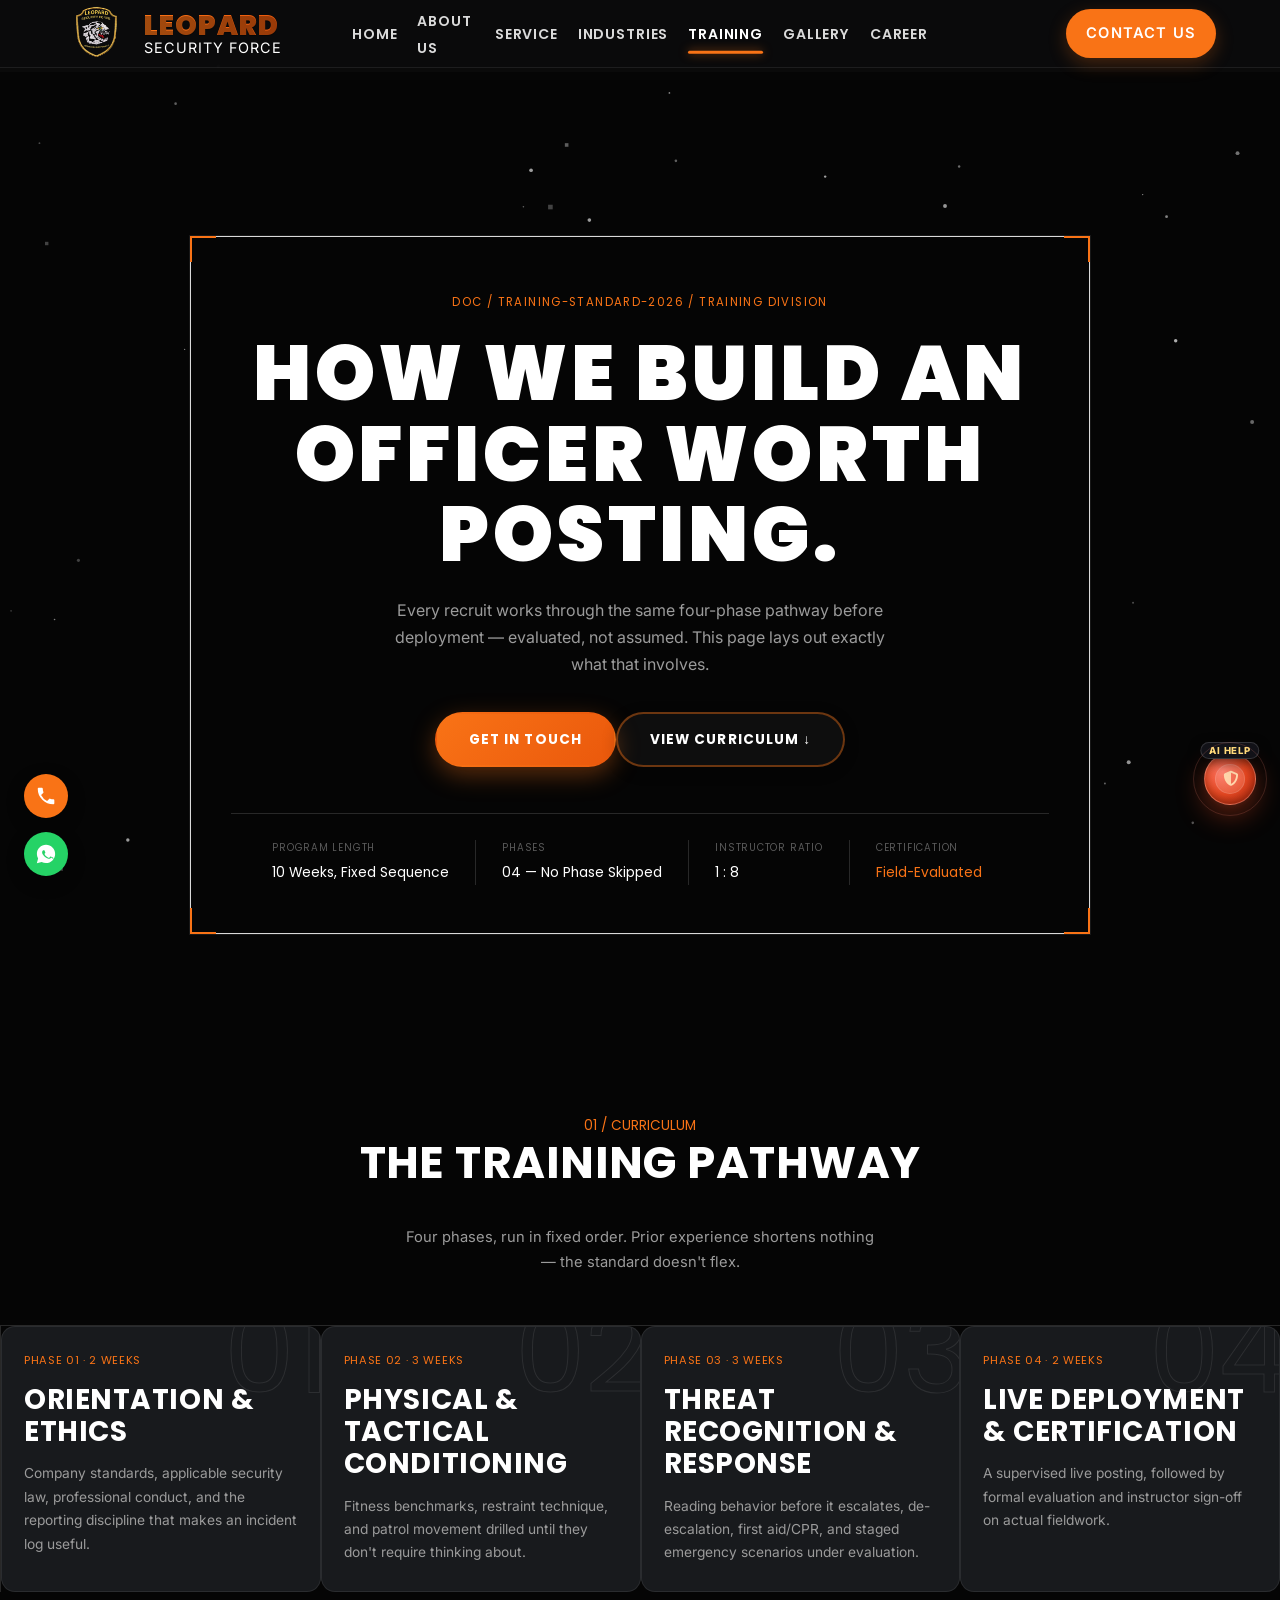
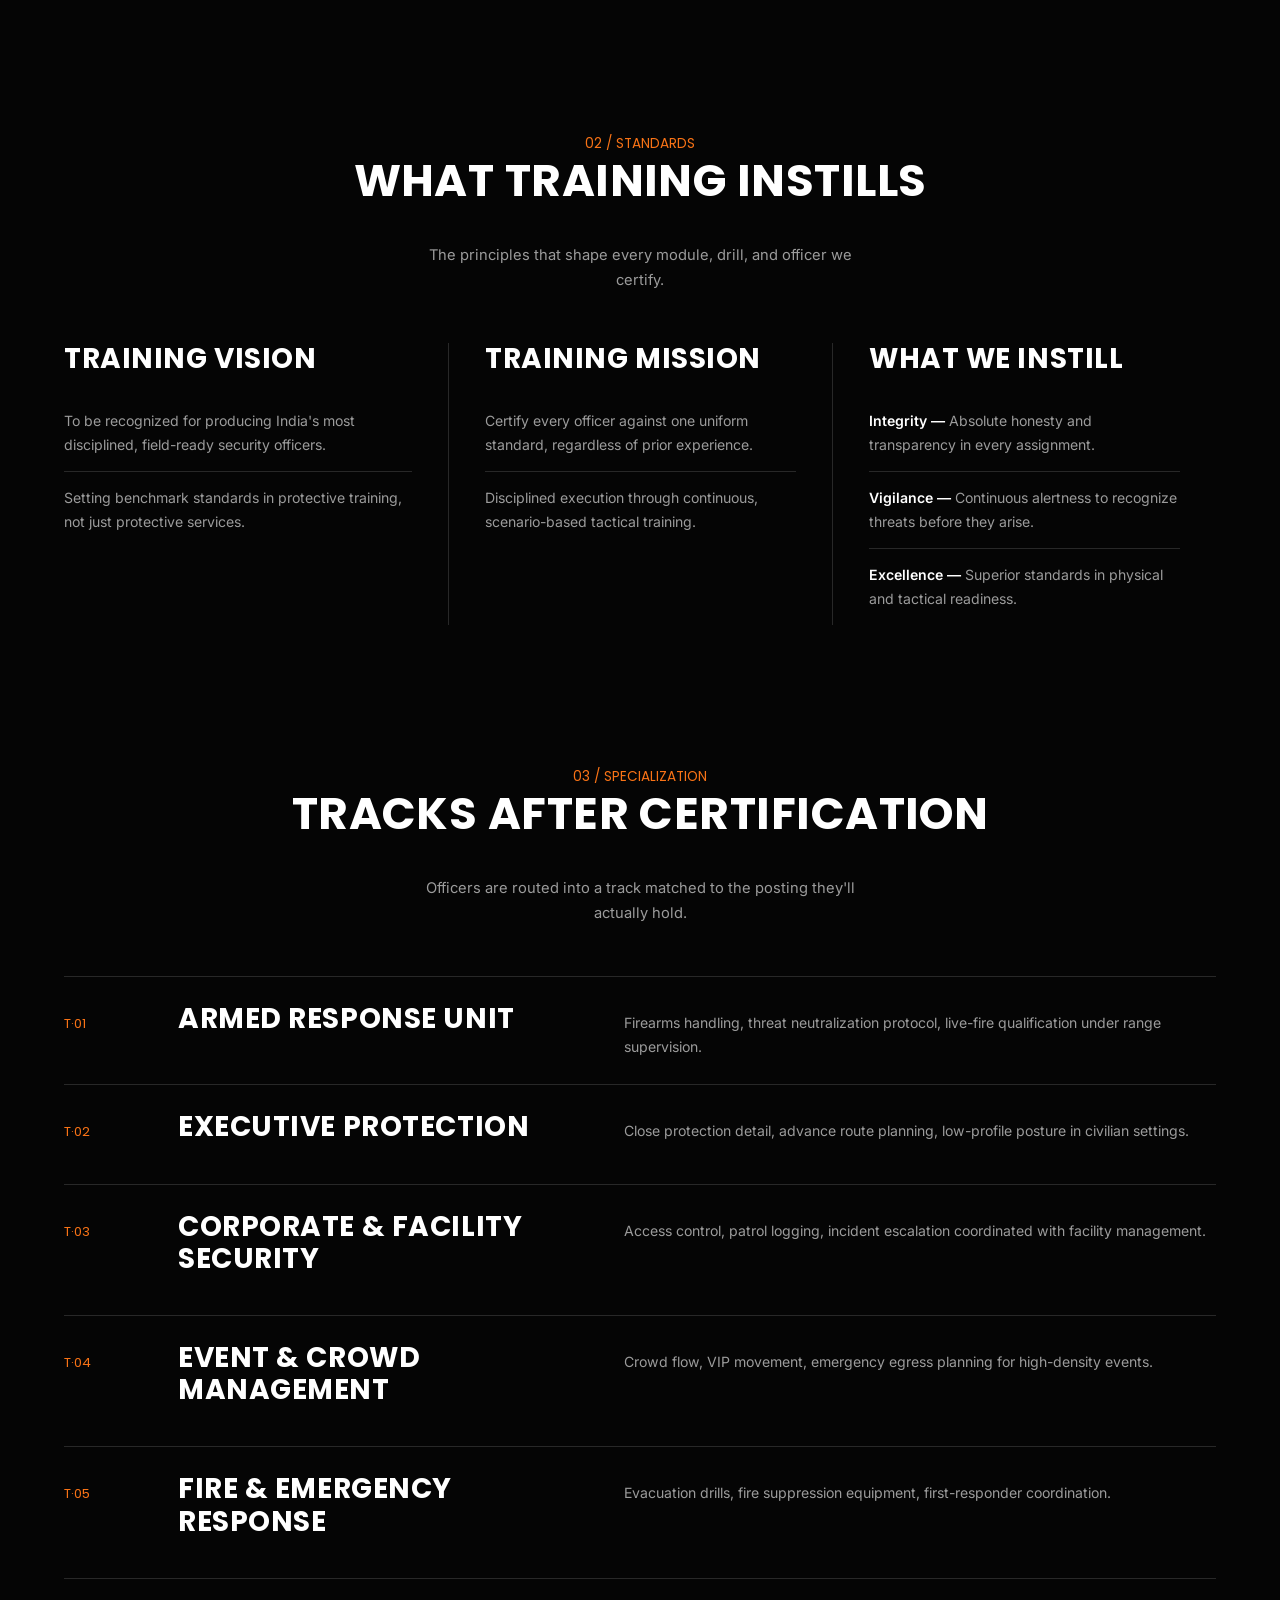
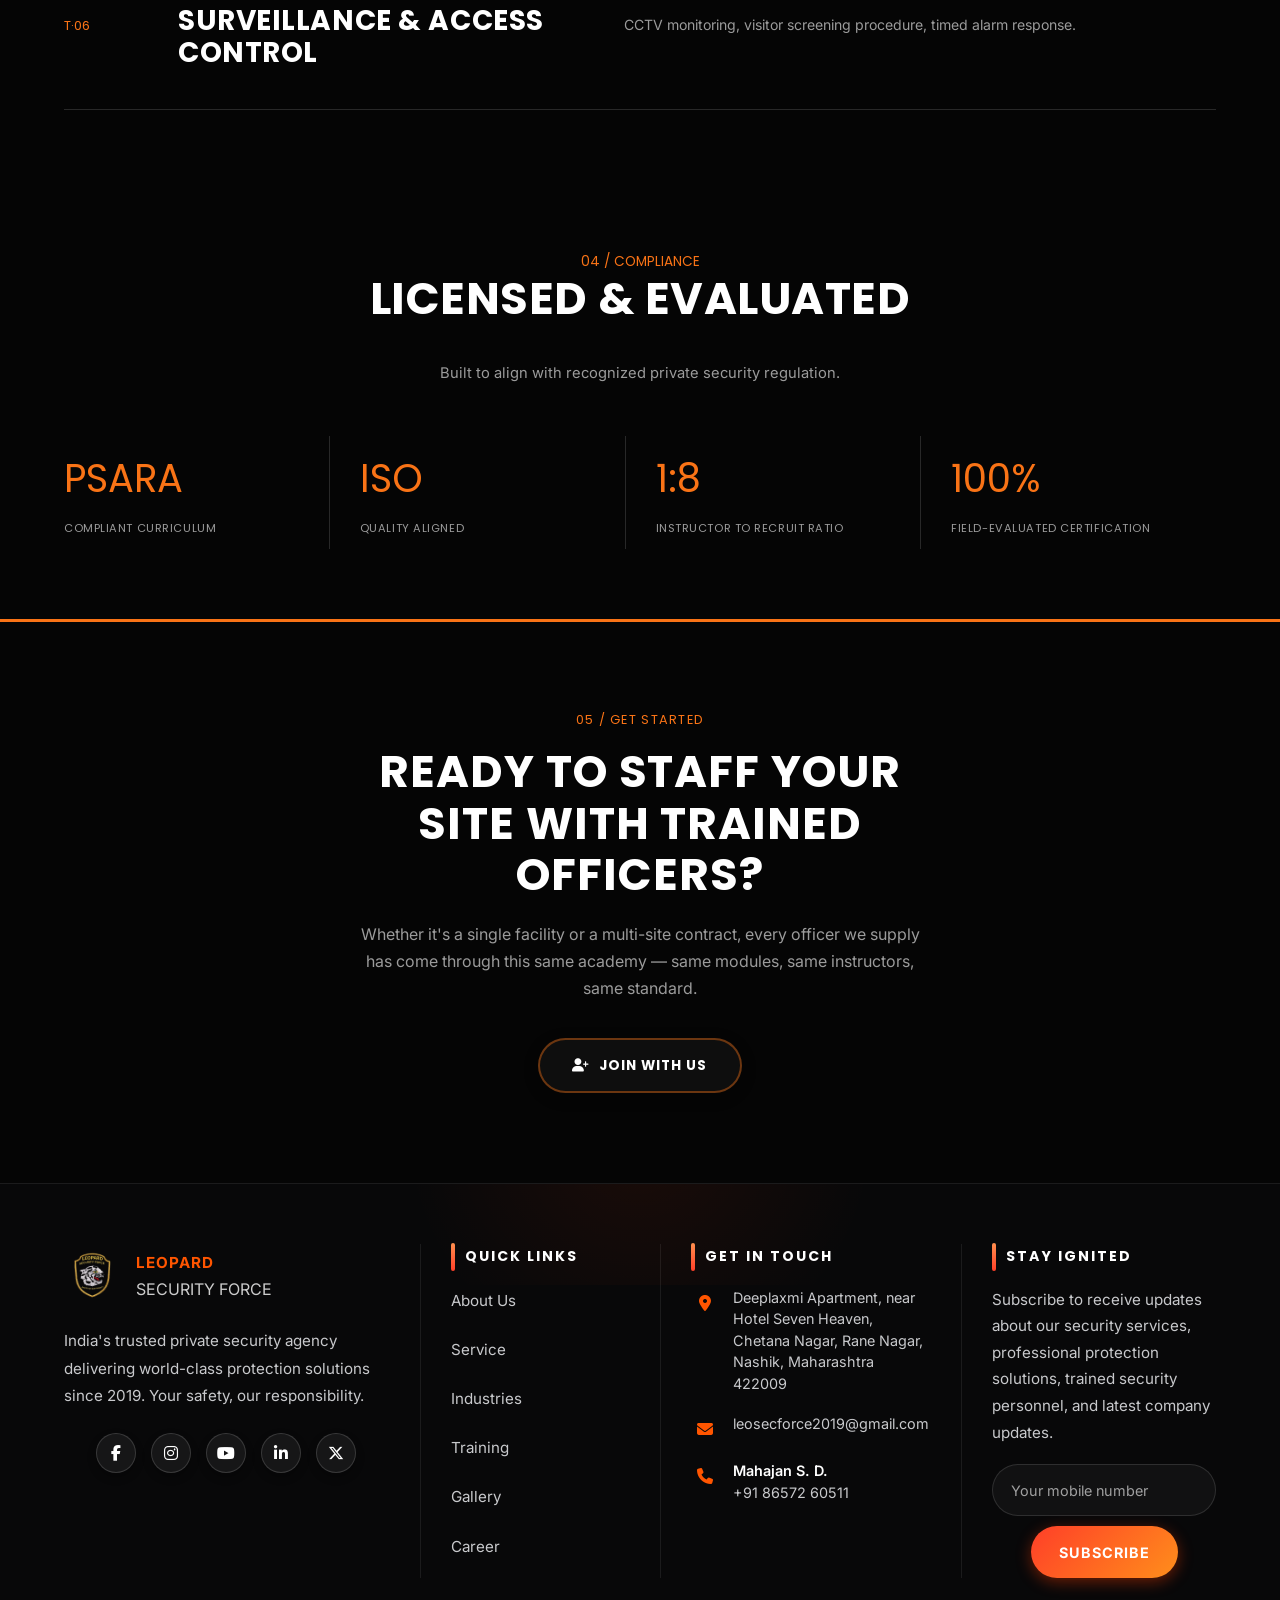
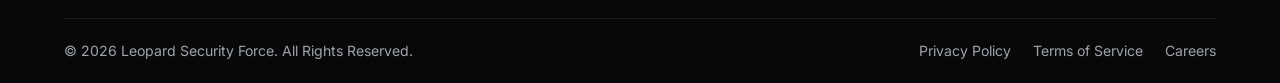
<file: training.html>
﻿<!DOCTYPE html>
<html lang="en">

<head>
  <meta charset="UTF-8">
  <meta name="viewport" content="width=device-width, initial-scale=1.0">
  <title>Training Program — Leopard Security Force</title>
  <meta name="description"
    content="Discover the elite training program of Leopard Security Force. Our PSARA-compliant training academy prepares guards with tactical defense, fire safety, crisis response, and electronic security skills.">
  <meta name="keywords"
    content="security training, PSARA compliance, tactical defense, fire safety, physical fitness, security academy, guard certification, India">
  <link rel="icon" type="image/png" href="logo.png">
  <link rel="stylesheet" href="style.css">
  <link rel="stylesheet" href="tracker.css">
  <link rel="stylesheet" href="design-system.css">
  <link rel="stylesheet" href="https://cdnjs.cloudflare.com/ajax/libs/font-awesome/6.5.2/css/all.min.css" />
</head>

<body>



  <!-- ========== NAVBAR ========== -->
  <nav class="navbar home-navbar" id="navbar">
    <div class="container">
      <a href="index.html" class="nav-logo" aria-label="Leopard Security Force">
        <div class="brand-circle">
          <img src="logo.png" alt="Leopard Shield Logo">
        </div>
        <div class="nav-logo-text">
          <div class="brand-name">LEOPARD</div>
          <div class="brand-sub">SECURITY FORCE</div>
        </div>
      </a>

      <ul class="nav-links" id="navLinks">
        <li><a href="index.html">Home</a></li>
        <li><a href="about.html">About Us</a></li>
        <li><a href="service.html">Service</a></li>
        <li><a href="industries.html">Industries</a></li>
        <li><a href="training.html" class="active">Training</a></li>
        <li><a href="gallery.html">Gallery</a></li>
        <li><a href="career.html">Career</a></li>
      </ul>

      <a href="index.html#contact" class="nav-contact-cta">Contact Us</a>
      <div class="hamburger" id="hamburger">
        <span></span><span></span><span></span>
      </div>
    </div>
  </nav>

  <div class="mobile-menu" id="mobileMenu">
    <a href="index.html">Home</a>
    <a href="about.html">About Us</a>
    <a href="service.html">Service</a>
    <a href="industries.html">Industries</a>
    <a href="training.html">Training</a>
    <a href="gallery.html">Gallery</a>
    <a href="index.html#contact">Contact Us</a>
    <a href="career.html">Career</a>
  </div>

  <div class="training-page-content">
    <section class="hero">
      <div class="hero-frame">
        <span class="br-tr"></span><span class="br-bl"></span>
        <div class="doc-id">DOC / TRAINING-STANDARD-2026 / TRAINING DIVISION</div>
        <h1>How we build an officer worth posting.</h1>
        <p class="lede">Every recruit works through the same four-phase pathway before deployment — evaluated, not
          assumed. This page lays out exactly what that involves.</p>
        <div class="hero-actions">
          <a href="#contact" class="btn btn-fill">Get In Touch</a>
          <a href="#curriculum" class="btn btn-outline">View Curriculum ↓</a>
        </div>
        <dl class="hero-stats">
          <div class="hs">
            <dt>Program Length</dt>
            <dd>10 Weeks, Fixed Sequence</dd>
          </div>
          <div class="hs">
            <dt>Phases</dt>
            <dd>04 — No Phase Skipped</dd>
          </div>
          <div class="hs">
            <dt>Instructor Ratio</dt>
            <dd>1 : 8</dd>
          </div>
          <div class="hs">
            <dt>Certification</dt>
            <dd class="alert">Field-Evaluated</dd>
          </div>
        </dl>
      </div>
    </section>

    <section id="curriculum">
      <div class="container">
        <div class="sec-head">
          <div>
            <div class="idx">01 / CURRICULUM</div>
            <h2>The Training Pathway</h2>
          </div>
          <p>Four phases, run in fixed order. Prior experience shortens nothing — the standard doesn't flex.</p>
        </div>
      </div>
      <div class="filmstrip">
        <div class="phase-card">
          <div class="ghost">01</div>
          <div class="dur">Phase 01 · 2 Weeks</div>
          <h3>Orientation &amp; Ethics</h3>
          <p>Company standards, applicable security law, professional conduct, and the reporting discipline that makes
            an incident log useful.</p>
        </div>
        <div class="phase-card">
          <div class="ghost">02</div>
          <div class="dur">Phase 02 · 3 Weeks</div>
          <h3>Physical &amp; Tactical Conditioning</h3>
          <p>Fitness benchmarks, restraint technique, and patrol movement drilled until they don't require thinking
            about.</p>
        </div>
        <div class="phase-card">
          <div class="ghost">03</div>
          <div class="dur">Phase 03 · 3 Weeks</div>
          <h3>Threat Recognition &amp; Response</h3>
          <p>Reading behavior before it escalates, de-escalation, first aid/CPR, and staged emergency scenarios under
            evaluation.</p>
        </div>
        <div class="phase-card">
          <div class="ghost">04</div>
          <div class="dur">Phase 04 · 2 Weeks</div>
          <h3>Live Deployment &amp; Certification</h3>
          <p>A supervised live posting, followed by formal evaluation and instructor sign-off on actual fieldwork.</p>
        </div>
      </div>
    </section>

    <section id="standards">
      <div class="container">
        <div class="sec-head">
          <div>
            <div class="idx">02 / STANDARDS</div>
            <h2>What Training Instills</h2>
          </div>
          <p>The principles that shape every module, drill, and officer we certify.</p>
        </div>
        <div class="triad">
          <div class="triad-col">
            <h3>Training Vision</h3>
            <ul>
              <li>To be recognized for producing India's most disciplined, field-ready security officers.</li>
              <li>Setting benchmark standards in protective training, not just protective services.</li>
            </ul>
          </div>
          <div class="triad-col">
            <h3>Training Mission</h3>
            <ul>
              <li>Certify every officer against one uniform standard, regardless of prior experience.</li>
              <li>Disciplined execution through continuous, scenario-based tactical training.</li>
            </ul>
          </div>
          <div class="triad-col">
            <h3>What We Instill</h3>
            <ul>
              <li><b>Integrity —</b> Absolute honesty and transparency in every assignment.</li>
              <li><b>Vigilance —</b> Continuous alertness to recognize threats before they arise.</li>
              <li><b>Excellence —</b> Superior standards in physical and tactical readiness.</li>
            </ul>
          </div>
        </div>
      </div>
    </section>

    <section id="tracks">
      <div class="container">
        <div class="sec-head">
          <div>
            <div class="idx">03 / SPECIALIZATION</div>
            <h2>Tracks After Certification</h2>
          </div>
          <p>Officers are routed into a track matched to the posting they'll actually hold.</p>
        </div>
        <div class="track-list">
          <div class="track-row">
            <div class="tid">T·01</div>
            <h3>Armed Response Unit</h3>
            <p>Firearms handling, threat neutralization protocol, live-fire qualification under range supervision.</p>
          </div>
          <div class="track-row">
            <div class="tid">T·02</div>
            <h3>Executive Protection</h3>
            <p>Close protection detail, advance route planning, low-profile posture in civilian settings.</p>
          </div>
          <div class="track-row">
            <div class="tid">T·03</div>
            <h3>Corporate &amp; Facility Security</h3>
            <p>Access control, patrol logging, incident escalation coordinated with facility management.</p>
          </div>
          <div class="track-row">
            <div class="tid">T·04</div>
            <h3>Event &amp; Crowd Management</h3>
            <p>Crowd flow, VIP movement, emergency egress planning for high-density events.</p>
          </div>
          <div class="track-row">
            <div class="tid">T·05</div>
            <h3>Fire &amp; Emergency Response</h3>
            <p>Evacuation drills, fire suppression equipment, first-responder coordination.</p>
          </div>
          <div class="track-row">
            <div class="tid">T·06</div>
            <h3>Surveillance &amp; Access Control</h3>
            <p>CCTV monitoring, visitor screening procedure, timed alarm response.</p>
          </div>
        </div>
      </div>
    </section>

    <section>
      <div class="container">
        <div class="sec-head">
          <div>
            <div class="idx">04 / COMPLIANCE</div>
            <h2>Licensed &amp; Evaluated</h2>
          </div>
          <p>Built to align with recognized private security regulation.</p>
        </div>
        <div class="ticker">
          <div class="tick">
            <div class="num">PSARA</div>
            <div class="label">Compliant Curriculum</div>
          </div>
          <div class="tick">
            <div class="num">ISO</div>
            <div class="label">Quality Aligned</div>
          </div>
          <div class="tick">
            <div class="num">1:8</div>
            <div class="label">Instructor To Recruit Ratio</div>
          </div>
          <div class="tick">
            <div class="num">100%</div>
            <div class="label">Field-Evaluated Certification</div>
          </div>
        </div>
      </div>
    </section>

    <section id="contact" class="cta">
      <div class="idx">05 / GET STARTED</div>
      <h2>Ready to staff your site with trained officers?</h2>
      <p>Whether it's a single facility or a multi-site contract, every officer we supply has come through this same
        academy — same modules, same instructors, same standard.</p>
      <div class="cta-actions">
        <a href="career.html" class="btn btn-outline"><i class="fa-solid fa-user-plus"></i> Join With Us</a>
      </div>
    </section>
  </div>

  <!-- ========== FOOTER ========== -->
  <footer class="footer" id="contact">
    <div class="container footer-container">
      <div class="footer-grid">
        <div class="footer-col footer-brand-col">
          <div class="footer-logo-panel">
            <img src="logo.png" alt="Leopard Security Force Logo"
              style="width: 56px; height: 56px; object-fit: contain;">
            <div class="footer-logo-text">
              <span>LEOPARD</span> SECURITY FORCE
            </div>
          </div>
          <p class="footer-description">
            India's trusted private security agency delivering world-class protection solutions since 2019. Your safety,
            our responsibility.
          </p>
          <div class="social-icons">
            <a href="https://www.facebook.com/share/1DNwx6XEmj/" target="_blank" class="social-icon"
              aria-label="Facebook">
              <i class="fa-brands fa-facebook-f"></i>
            </a>
            <a href="https://www.instagram.com/leosecforce2019?utm_source=qr&amp;igsh=MTRhYWx6dDUzMm91aA=="
              target="_blank" class="social-icon" aria-label="Instagram">
              <i class="fa-brands fa-instagram"></i>
            </a>
            <a href="#" target="_blank" class="social-icon" aria-label="YouTube">
              <i class="fa-brands fa-youtube"></i>
            </a>
            <a href="https://www.linkedin.com/in/mahajan-s-d-595b53104?utm_source=share_via&amp;utm_content=profile&amp;utm_medium=member_android"
              target="_blank" class="social-icon" aria-label="LinkedIn">
              <i class="fa-brands fa-linkedin-in"></i>
            </a>
            <a href="https://x.com/LEOSECFORCE2019" target="_blank" class="social-icon" aria-label="X">
              <i class="fa-brands fa-x-twitter"></i>
            </a>
          </div>
        </div>

        <div class="footer-col footer-links-col">
          <h4 class="footer-heading">Quick Links</h4>
          <ul class="footer-links">
            <li><a href="about.html">About Us</a></li>
            <li><a href="service.html">Service</a></li>
            <li><a href="industries.html">Industries</a></li>
            <li><a href="training.html">Training</a></li>
            <li><a href="gallery.html">Gallery</a></li>
            <li><a href="career.html">Career</a></li>
          </ul>
        </div>

        <div class="footer-col footer-contact-col">
          <h4 class="footer-heading">Get in Touch</h4>
          <div class="footer-contact-item">
            <span class="footer-contact-icon"><i class="fa-solid fa-location-dot"></i></span>
            <p>Deeplaxmi Apartment, near Hotel Seven Heaven, Chetana Nagar, Rane Nagar, Nashik, Maharashtra 422009</p>
          </div>
          <div class="footer-contact-item">
            <span class="footer-contact-icon"><i class="fa-solid fa-envelope"></i></span>
            <p><a href="mailto:leosecforce2019@gmail.com">leosecforce2019@gmail.com</a></p>
          </div>
          <div class="footer-contact-item">
            <span class="footer-contact-icon"><i class="fa-solid fa-phone"></i></span>
            <div>
              <p class="contact-label">Mahajan S. D.</p>
              <p><a href="tel:+918657260511">+91 86572 60511</a></p>
        
            </div>
          </div>
        </div>

        <div class="footer-col footer-newsletter-col">
          <h4 class="footer-heading">Stay Ignited</h4>
          <p class="newsletter-text">
            Subscribe to receive updates about our security services, professional protection solutions, trained
            security personnel, and latest company updates.
          </p>
          <form class="footer-newsletter" id="footerSubscribeForm">
            <input type="tel" id="footerMobileNumber" placeholder="Your mobile number" maxlength="10"
              pattern="[6-9][0-9]{9}" inputmode="numeric" required>
            <button type="submit">SUBSCRIBE</button>
          </form>
          <div class="footer-success" id="footerSuccessMessage">Thank you for subscribing! We will keep you updated with
            the latest from Leopard Security Force.</div>
        </div>
      </div>

      <div class="footer-bottom">
        <p>© 2026 Leopard Security Force. All Rights Reserved.</p>
        <div class="footer-bottom-links">
          <a href="privacy.html">Privacy Policy</a>
          <a href="terms.html">Terms of Service</a>
          <a href="career.html">Careers</a>
        </div>
      </div>
    </div>
  </footer>

  <!-- Back to Top Button -->
  <button id="backToTop" class="back-to-top" aria-label="Back to top">
    <i class="fa-solid fa-chevron-up"></i>
  </button>

  <!-- ========== FLOATING CTA & AI WIDGETS ========== -->
  <div id="lsf-left-floaters">
    <!-- Call Floater -->
    <a href="tel:+918657260511" class="lsf-floater lsf-floater-call" aria-label="Call Helpline" title="Call Us Now">
      <svg viewBox="0 0 24 24" width="22" height="22" fill="currentColor">
        <path
          d="M6.62 10.79a15.05 15.05 0 006.59 6.59l2.2-2.2a1 1 0 011.11-.27c1.12.45 2.33.69 3.58.69a1 1 0 011 1V20a1 1 0 01-1 1A17 17 0 013 4a1 1 0 011-1h3.5a1 1 0 011 1c0 1.25.24 2.46.69 3.58a1 1 0 01-.27 1.11z" />
      </svg>
    </a>
    <!-- WhatsApp Floater -->
    <a href="https://wa.me/918657260511" target="_blank" class="lsf-floater lsf-floater-wa" aria-label="WhatsApp Us"
      title="WhatsApp Us">
      <svg viewBox="0 0 24 24" width="22" height="22" fill="currentColor">
        <path fill-rule="evenodd" clip-rule="evenodd"
          d="M12.01 2.01c-5.5 0-9.96 4.43-9.96 9.92 0 1.76.46 3.48 1.33 4.99L2.01 22l5.24-1.35a9.85 9.85 0 004.75 1.21c5.51 0 9.97-4.44 9.97-9.93 0-5.49-4.46-9.92-9.96-9.92zm5.72 13.91c-.24.67-1.22 1.24-1.68 1.32-.46.08-.94.13-2.93-.65-2.55-1-4.17-3.56-4.3-3.73-.12-.17-1.04-1.36-1.04-2.59 0-1.23.65-1.84.88-2.09.23-.25.5-.32.67-.32h.48c.16 0 .37-.06.58.42.22.52.75 1.8.81 1.93.07.13.11.28.02.45-.09.17-.14.28-.27.42-.14.15-.29.33-.42.47-.14.15-.3.32-.13.6.17.3 1 1.63 2.14 2.63 1.15.99 2.11 1.3 2.4 1.43.3.13.47.1.65-.1.18-.21.78-.91.99-1.22.21-.31.42-.26.7-.16.29.11 1.83.84 2.14.99.31.15.52.23.6.35.07.13.07-.72-.17 1.39z" />
      </svg>
    </a>
  </div>

  <div id="lsf-right-floaters" class="widget-container">
    <!-- AI Assistant Symbol -->
    <button type="button" class="lsf-floater lsf-floater-ai" id="lsfAiBtn" aria-label="AI HELP" title="AI HELP">
      <span class="ai-btn-icon"><i class="fa-solid fa-shield-halved"></i></span>
      <span class="ai-btn-label">AI HELP</span>
    </button>
    <!-- Chat Window -->
    <div class="lsf-chat-window" id="lsfChatWindow">
      <div class="lsf-chat-header">
        <div class="lsf-chat-header-info">
          <span class="lsf-online-indicator"></span>
          <div>
            <h4>Leo</h4>
            <p>Security Agent AI</p>
          </div>
        </div>
        <button class="lsf-chat-close" id="lsfChatClose" aria-label="Close Chat">
          <svg viewBox="0 0 24 24" width="16" height="16" stroke="currentColor" stroke-width="2.5" fill="none">
            <path d="M18 6L6 18M6 6l12 12" />
          </svg>
        </button>
      </div>
      <div class="lsf-chat-messages" id="lsfChatMessages">
        <div class="lsf-chat-msg bot">
          <div class="lsf-msg-bubble">
            Hi I am Leo, your virtual security coordinator. How can I protect you today? Please choose an option or type
            your request below.
          </div>
        </div>
        <div class="lsf-chat-options" id="lsfChatOptions">
          <button class="lsf-chat-opt" data-action="quote">Get Instant Quote</button>
          <button class="lsf-chat-opt" data-action="armed">Armed Security Info</button>
          <button class="lsf-chat-opt" data-action="emergency">Emergency Hotline</button>
          <button class="lsf-chat-opt" data-action="service">Standard Services</button>
        </div>
      </div>
      <form class="lsf-chat-input-bar" id="lsfChatInputForm">
        <input type="text" id="lsfChatInput" placeholder="Ask anything in English..." autocomplete="off">
        <button type="submit" aria-label="Send">
          <svg viewBox="0 0 24 24" width="18" height="18" fill="none" stroke="currentColor" stroke-width="2.5"
            stroke-linecap="round" stroke-linejoin="round">
            <line x1="22" y1="2" x2="11" y2="13" />
            <polygon points="22 2 15 22 11 13 2 9 22 2" />
          </svg>
        </button>
      </form>
    </div>
  </div>

  <script src="script.js"></script>
  <script src="tracker.js"></script>
</body>

</html>
</file>
<file: style.css>
/* ===== LEOPARD SECURITY FORCE — MASTER STYLESHEET ===== */

/* ---------- Google Font ---------- */
@import url('https://fonts.googleapis.com/css2?family=Playfair+Display:wght@700;800;900&family=Poppins:wght@400;500;600;700;800&display=swap');

/* ---------- Hide Scrollbars Globally across Mobile, Tablet, and Laptop ---------- */
html,
body {
  scrollbar-width: none !important;
  -ms-overflow-style: none !important;
}

::-webkit-scrollbar {
  display: none !important;
  width: 0 !important;
  height: 0 !important;
}

::-webkit-scrollbar-track {
  display: none !important;
}

::-webkit-scrollbar-thumb {
  display: none !important;
}


:root {
  --bg: #0B0B0B;
  --bg-secondary: #111111;
  --card-bg: #181818;
  --accent: #E1441C;
  --accent-dark: #C63512;
  --white: #FFFFFF;
  --text-primary: #FFFFFF;
  --text-secondary: #BDBDBD;
  --gray-100: #F3F3F2;
  --gray-300: #BDBDBD;
  --gray-500: #8A8A8A;
  --gray-700: #5B5B5B;
  --border: rgba(255, 255, 255, 0.08);
  --divider: rgba(255, 255, 255, 0.06);
  --red: var(--accent);
  --orange: var(--accent);
  --red-deep: #EA580C;
  --red-glow: rgba(249, 115, 22, 0.22);
  --black: var(--bg);
  --black-light: var(--bg-secondary);
  --black-soft: var(--card-bg);
  --font-main: 'Poppins', sans-serif;
  --font-display: 'Poppins', sans-serif;
  --font-weight-700: 700;
  --font-weight-600: 600;
  --font-weight-500: 500;
  --font-weight-400: 400;
  --section-pad: 100px 0;
  --container: 1200px;
  --radius: 14px;
  --transition: .28s ease;
}

/* ---------- Reset & Base ---------- */
*,
*::before,
*::after {
  margin: 0;
  padding: 0;
  box-sizing: border-box;
}

html {
  scroll-behavior: smooth;
  scroll-padding-top: 72px;
  min-height: 100%;
}

body {
  margin: 0;
  padding: 0;
  padding-top: 72px;
  font-family: var(--font-main);
  font-size: 18px;
  background: var(--bg);
  color: var(--text-primary);
  line-height: 1.7;
  overflow-x: hidden;
  -webkit-font-smoothing: antialiased;
  position: relative;
}

img {
  display: block;
  width: 100%;
  vertical-align: top;
}

.hero-image {
  display: block;
  width: 100%;
  height: auto;
  margin: 0;
  padding: 0;
  border: 0;
  vertical-align: top;
}

.navbar+section,
.navbar+div {
  margin-top: 0;
}

body::before {
  content: '';
  position: fixed;
  inset: 0;
  z-index: -1;
  background-color: var(--bg);
  background-image:
    radial-gradient(circle, rgba(255, 255, 255, 0.08) 1px, transparent 0),
    radial-gradient(circle, rgba(255, 255, 255, 0.05) 1px, transparent 0),
    radial-gradient(circle, rgba(255, 255, 255, 0.03) 1px, transparent 0);
  background-size: 240px 240px, 180px 180px, 120px 120px;
  background-position: 28px 28px, 88px 118px, 150px 88px;
  background-repeat: repeat;
  opacity: 0.45;
  pointer-events: none;
  animation: bgTwinkle 10s ease-in-out infinite;
}

body.onboarding-open {
  overflow: hidden;
}

.sr-only {
  position: absolute;
  width: 1px;
  height: 1px;
  padding: 0;
  margin: -1px;
  overflow: hidden;
  clip: rect(0, 0, 0, 0);
  white-space: nowrap;
  border: 0;
}

@keyframes bgTwinkle {

  0%,
  100% {
    opacity: 0.85;
  }

  50% {
    opacity: 0.95;
  }
}

section,
.hero,
.hero-bg,
.footer,
.subpage-hero,
.stats-banner,
.testimonials,
.journey,
.faq,
.cta-section,
.gallery,
.contact,
.industries,
.training,
.about,
.why-us,
.services {
  background: transparent !important;
  background-image: none !important;
  border: none !important;
  box-shadow: none !important;
}

.hero {
  background: transparent !important;
}

.hero-bg {
  display: none !important;
}

img {
  max-width: 100%;
  display: block;
}

a {
  color: inherit;
  text-decoration: none;
}

ul {
  list-style: none;
}

.container {
  width: 90%;
  max-width: var(--container);
  margin: 0 auto;
}

/* ---------- Utility ---------- */
.section-label {
  display: flex;
  justify-content: center;
  align-items: center;
  width: 100%;
  font-size: .85rem;
  font-weight: 700;
  letter-spacing: 0.22em;
  text-transform: uppercase;
  color: var(--accent);
  margin-bottom: 18px;
  text-align: center;
}

.section-title {
  font-family: var(--font-display);
  font-size: clamp(2.4rem, 4vw, 4rem);
  line-height: 1.05;
  letter-spacing: 0.09em;
  margin-bottom: 24px;
}

.section-desc {
  color: var(--text-secondary);
  max-width: 680px;
  font-size: 1.05rem;
  line-height: 1.9;
}

.btn {
  display: inline-flex;
  align-items: center;
  gap: 10px;
  padding: 12px 28px;
  font-family: var(--font-main);
  font-size: .92rem;
  font-weight: 700;
  border: none;
  border-radius: 999px;
  cursor: pointer;
  transition: var(--transition);
  text-transform: uppercase;
  letter-spacing: 0.18em;
}

.btn-primary {
  background: linear-gradient(135deg, var(--accent), var(--accent-dark));
  color: var(--white);
  box-shadow: 0 18px 40px rgba(249, 115, 22, 0.22);
}

.btn-primary:hover {
  background: linear-gradient(135deg, var(--accent-dark), #bd570e);
  transform: translateY(-2px);
  box-shadow: 0 22px 48px rgba(249, 115, 22, 0.28);
}

.btn-outline {
  background: transparent;
  color: var(--white);
  border: 2px solid rgba(255, 255, 255, 0.24);
}

.btn-outline:hover {
  background: rgba(249, 115, 22, 0.12);
  border-color: rgba(249, 115, 22, 0.45);
  color: var(--white);
  transform: translateY(-2px);
  box-shadow: 0 12px 26px rgba(0, 0, 0, 0.18);
}

/* ---------- Video Preloader ---------- */
#preloader {
  position: fixed;
  inset: 0;
  top: 0;
  left: 0;
  width: 100vw;
  width: 100dvw;
  height: 100vh;
  height: 100dvh;
  min-height: -webkit-fill-available;
  z-index: 10000;
  background: #000;
  display: flex;
  align-items: center;
  justify-content: center;
  flex-direction: column;
  overflow: hidden;
  transition: opacity .8s cubic-bezier(0.4, 0, 0.2, 1), visibility .8s;
}

#preloader-video {
  position: absolute;
  top: 50%;
  left: 50%;
  width: 100%;
  height: 100%;
  min-width: 100vw;
  min-height: 100vh;
  object-fit: cover;
  object-position: center center;
  z-index: 0;
  /* Scale up to crop out watermark from the edges */
  transform: translate(-50%, -50%) scale(1.28);
  will-change: transform;
  pointer-events: none;
}

.preloader-vignette {
  position: absolute;
  inset: 0;
  z-index: 1;
  background:
    radial-gradient(ellipse at center, transparent 20%, rgba(0, 0, 0, 0.65) 60%, rgba(0, 0, 0, 0.95) 95%),
    linear-gradient(to bottom, rgba(0, 0, 0, 0.5) 0%, transparent 25%, transparent 70%, rgba(0, 0, 0, 0.85) 100%);
  pointer-events: none;
}

.preloader-brand {
  position: absolute;
  top: 50%;
  left: 50%;
  transform: translate(-50%, -50%);
  z-index: 2;
  display: flex;
  flex-direction: column;
  align-items: center;
  gap: 12px;
  text-align: center;
  animation: preloaderFadeIn 1s cubic-bezier(0.2, 0.9, 0.2, 1) 0.3s both;
}

.preloader-logo {
  width: 80px;
  height: 80px;
  object-fit: contain;
  filter: drop-shadow(0 0 24px rgba(249, 115, 22, 0.6));
  animation: preloaderPulse 2.5s ease-in-out infinite;
}

.preloader-brand-name {
  font-family: 'Poppins', sans-serif;
  font-size: clamp(1.1rem, 3vw, 1.8rem);
  font-weight: 800;
  letter-spacing: 0.28em;
  color: #fff;
  text-transform: uppercase;
  text-shadow: 0 0 40px rgba(249, 115, 22, 0.5), 0 2px 12px rgba(0, 0, 0, 0.8);
}

.preloader-brand-tag {
  font-family: 'Poppins', sans-serif;
  font-size: clamp(0.55rem, 1.5vw, 0.72rem);
  font-weight: 600;
  letter-spacing: 0.35em;
  color: #F97316;
  text-transform: uppercase;
  opacity: 0.9;
}

.preloader-progress-wrap {
  position: absolute;
  bottom: 40px;
  left: 50%;
  transform: translateX(-50%);
  z-index: 2;
  width: min(420px, 80vw);
  display: flex;
  flex-direction: column;
  align-items: center;
  gap: 10px;
  animation: preloaderFadeIn 1s cubic-bezier(0.2, 0.9, 0.2, 1) 0.6s both;
}

.preloader-progress-bar {
  position: relative;
  width: 100%;
  height: 3px;
  background: rgba(255, 255, 255, 0.12);
  border-radius: 99px;
  overflow: visible;
  backdrop-filter: blur(4px);
}

.preloader-progress-fill {
  position: absolute;
  inset: 0 auto 0 0;
  width: 0%;
  background: linear-gradient(90deg, #F97316, #FF5E00);
  border-radius: 99px;
  transition: width 0.3s ease;
  box-shadow: 0 0 12px rgba(249, 115, 22, 0.7);
}

.preloader-progress-glow {
  position: absolute;
  top: 50%;
  left: 0%;
  transform: translate(-50%, -50%);
  width: 20px;
  height: 20px;
  background: radial-gradient(circle, rgba(249, 115, 22, 0.9) 0%, transparent 70%);
  border-radius: 50%;
  transition: left 0.3s ease;
  opacity: 0;
  pointer-events: none;
}

.preloader-percent {
  font-family: 'Poppins', sans-serif;
  font-size: 0.7rem;
  font-weight: 600;
  letter-spacing: 0.18em;
  color: rgba(255, 255, 255, 0.5);
  text-transform: uppercase;
}

@keyframes preloaderFadeIn {
  from {
    opacity: 0;
    transform: translate(-50%, calc(-50% + 16px));
  }

  to {
    opacity: 1;
    transform: translate(-50%, -50%);
  }
}

@keyframes preloaderPulse {

  0%,
  100% {
    filter: drop-shadow(0 0 18px rgba(249, 115, 22, 0.5));
  }

  50% {
    filter: drop-shadow(0 0 36px rgba(249, 115, 22, 0.9));
  }
}

.onboarding-overlay {
  position: fixed;
  inset: 0;
  z-index: 11000;
  display: flex;
  align-items: center;
  justify-content: center;
  padding: 24px;
  background: radial-gradient(circle at top, rgba(0, 0, 0, 0.8), rgba(2, 12, 10, 0.96) 55%, rgba(0, 0, 0, 0.98));
  backdrop-filter: blur(18px);
  opacity: 0;
  visibility: hidden;
  transition: opacity 0.4s ease, visibility 0.4s ease;
}

.onboarding-overlay.is-visible {
  opacity: 1;
  visibility: visible;
}

.onboarding-overlay::before,
.onboarding-overlay::after {
  content: '';
  position: absolute;
  inset: -20%;
  pointer-events: none;
}

.onboarding-overlay::before {
  background-image: radial-gradient(circle, rgba(255, 255, 255, 0.85) 1px, transparent 1px), radial-gradient(circle, rgba(255, 255, 255, 0.35) 1px, transparent 1px);
  background-position: 0 0, 30px 40px;
  background-size: 110px 110px;
  animation: onboardingStars 9s linear infinite;
  opacity: 0.35;
}

.onboarding-overlay::after {
  background: radial-gradient(circle, rgba(212, 162, 78, 0.24) 0%, rgba(212, 162, 78, 0) 40%);
  filter: blur(60px);
  animation: pulseGlow 5s ease-in-out infinite;
}

.onboarding-shell {
  position: relative;
  width: min(980px, 100%);
  min-height: min(680px, 90vh);
  border: 1px solid rgba(255, 255, 255, 0.14);
  border-radius: 28px;
  background: rgba(9, 15, 20, 0.78);
  box-shadow: 0 30px 80px rgba(0, 0, 0, 0.45), inset 0 1px 0 rgba(255, 255, 255, 0.1);
  overflow: hidden;
  display: grid;
  grid-template-columns: 1.1fr 0.9fr;
  transform: translateY(24px) scale(0.97);
  transition: transform 0.4s ease;
}

.onboarding-overlay.is-visible .onboarding-shell {
  transform: translateY(0) scale(1);
}

.onboarding-panel {
  position: relative;
  padding: 34px 34px 42px;
  display: flex;
  flex-direction: column;
  justify-content: space-between;
}

.onboarding-panel--accent {
  background: linear-gradient(135deg, rgba(212, 162, 78, 0.18), rgba(41, 82, 68, 0.3));
  border-right: 1px solid rgba(255, 255, 255, 0.08);
}

.onboarding-tag {
  display: inline-flex;
  align-items: center;
  gap: 8px;
  padding: 8px 12px;
  border-radius: 999px;
  background: rgba(255, 255, 255, 0.08);
  color: #f8dec0;
  letter-spacing: 0.2em;
  text-transform: uppercase;
  font-size: 0.72rem;
  font-weight: 700;
  width: fit-content;
}

.onboarding-brand {
  font-family: var(--font-display);
  font-size: clamp(1.8rem, 3vw, 2.6rem);
  letter-spacing: 0.16em;
  margin-top: 20px;
}

.onboarding-brand span {
  color: #ffce72;
}

.onboarding-copy {
  margin-top: 14px;
  color: rgba(244, 244, 244, 0.8);
  font-size: 1rem;
  line-height: 1.7;
  max-width: 460px;
}

.onboarding-aisle {
  display: flex;
  flex-wrap: wrap;
  gap: 10px;
  margin-top: 22px;
}

.onboarding-pill {
  padding: 8px 12px;
  border-radius: 999px;
  background: rgba(255, 255, 255, 0.08);
  color: #dce8e2;
  font-size: 0.87rem;
}

.onboarding-card {
  display: flex;
  flex-direction: column;
  gap: 20px;
}

.onboarding-topbar {
  display: flex;
  align-items: center;
  justify-content: space-between;
  gap: 12px;
}

.onboarding-progress {
  flex: 1;
  height: 6px;
  border-radius: 999px;
  background: rgba(255, 255, 255, 0.09);
  overflow: hidden;
}

.onboarding-progress span {
  display: block;
  height: 100%;
  border-radius: inherit;
  background: linear-gradient(90deg, #ffce72, #26a96c);
  transition: width 0.3s ease;
}

.onboarding-skip-btn {
  border: 0;
  background: transparent;
  color: rgba(255, 255, 255, 0.74);
  font-weight: 600;
  cursor: pointer;
}

.onboarding-question {
  display: flex;
  flex-direction: column;
  gap: 8px;
}

.onboarding-question h2 {
  font-size: clamp(1.4rem, 2vw, 1.8rem);
  line-height: 1.25;
}

.onboarding-question p {
  color: rgba(255, 255, 255, 0.72);
}

.onboarding-option-grid {
  display: grid;
  gap: 12px;
  grid-template-columns: repeat(2, minmax(0, 1fr));
}

.onboarding-option {
  padding: 14px 16px;
  border: 1px solid rgba(255, 255, 255, 0.12);
  border-radius: 16px;
  background: rgba(255, 255, 255, 0.05);
  color: #f2f2f2;
  text-align: left;
  cursor: pointer;
  transition: all 0.25s ease;
}

.onboarding-option:hover,
.onboarding-option:focus-visible {
  border-color: rgba(212, 162, 78, 0.7);
  transform: translateY(-2px);
  box-shadow: 0 8px 24px rgba(0, 0, 0, 0.24);
}

.onboarding-option.is-selected {
  border-color: rgba(38, 169, 108, 0.9);
  background: rgba(38, 169, 108, 0.16);
}

.onboarding-form-grid {
  display: grid;
  gap: 12px;
}

.onboarding-input {
  width: 100%;
  border: 1px solid rgba(255, 255, 255, 0.14);
  border-radius: 14px;
  padding: 13px 14px;
  background: rgba(255, 255, 255, 0.06);
  color: #fff;
  font: inherit;
}

.onboarding-input:focus {
  outline: none;
  border-color: rgba(212, 162, 78, 0.85);
  box-shadow: 0 0 0 4px rgba(212, 162, 78, 0.14);
}

.onboarding-action-row {
  display: flex;
  gap: 12px;
  align-items: center;
  flex-wrap: wrap;
  margin-top: 6px;
}

.onboarding-btn {
  border: 0;
  border-radius: 999px;
  padding: 12px 20px;
  font-weight: 700;
  cursor: pointer;
  transition: transform 0.2s ease, box-shadow 0.2s ease, opacity 0.2s ease;
}

.onboarding-btn:hover,
.onboarding-btn:focus-visible {
  transform: translateY(-1px);
}

.onboarding-btn:disabled {
  opacity: 0.6;
  cursor: wait;
  transform: none;
}

.onboarding-btn--primary {
  background: linear-gradient(135deg, #ffce72, #26a96c);
  color: #03140d;
  box-shadow: 0 12px 30px rgba(38, 169, 108, 0.22);
}

.onboarding-btn--ghost {
  background: rgba(255, 255, 255, 0.06);
  color: #f2f2f2;
}

.onboarding-loader {
  display: inline-flex;
  align-items: center;
  gap: 8px;
}

.onboarding-loader::before {
  content: '';
  width: 14px;
  height: 14px;
  border-radius: 50%;
  border: 2px solid rgba(255, 255, 255, 0.3);
  border-top-color: #fff;
  animation: spin 0.8s linear infinite;
}

.onboarding-typing {
  display: grid;
  gap: 8px;
  min-height: 140px;
}

.onboarding-typing-line {
  font-size: 1.1rem;
  color: #f7e7c5;
  min-height: 28px;
}

.onboarding-typing-line::after {
  content: '|';
  color: #26a96c;
  animation: blink 1s step-end infinite;
}

.onboarding-success {
  display: flex;
  flex-direction: column;
  align-items: center;
  justify-content: center;
  text-align: center;
  height: 100%;
  gap: 16px;
}

.onboarding-success h3 {
  font-size: clamp(2rem, 3.5vw, 3rem);
  color: #fff4cb;
}

.onboarding-success p {
  max-width: 560px;
  color: rgba(255, 255, 255, 0.8);
}

.onboarding-success .onboarding-btn--primary {
  margin-top: 12px;
  min-width: 220px;
}

.onboarding-error {
  padding: 12px 14px;
  border-radius: 14px;
  border: 1px solid rgba(255, 117, 95, 0.35);
  background: rgba(255, 117, 95, 0.14);
  color: #ffd0c6;
}

@keyframes onboardingStars {
  from {
    transform: translateY(0px) translateX(0px);
  }

  to {
    transform: translateY(-50px) translateX(50px);
  }
}

@keyframes pulseGlow {

  0%,
  100% {
    transform: scale(1);
    opacity: 0.7;
  }

  50% {
    transform: scale(1.08);
    opacity: 1;
  }
}

@keyframes blink {
  50% {
    opacity: 0;
  }
}

@media (max-width: 900px) {
  .onboarding-shell {
    grid-template-columns: 1fr;
  }

  .onboarding-panel--accent {
    border-right: 0;
    border-bottom: 1px solid rgba(255, 255, 255, 0.08);
  }
}

@media (max-width: 640px) {
  .onboarding-overlay {
    padding: 10px;
  }

  .onboarding-panel {
    padding: 22px 20px 26px;
  }

  .onboarding-option-grid {
    grid-template-columns: 1fr;
  }
}

#preloader.hide {
  opacity: 0;
  visibility: hidden;
  pointer-events: none;
}

/* --- Radar Ring Preloader (replaces video) --- */
.preloader-radar {
  position: absolute;
  inset: 0;
  display: flex;
  align-items: center;
  justify-content: center;
  background: radial-gradient(ellipse at center, #1a0a04 0%, #0B0B0B 70%);
}

.pr-ring {
  position: absolute;
  border-radius: 50%;
  border: 1px solid rgba(225, 68, 28, 0.25);
  animation: prPulse 3s ease-in-out infinite;
}

.pr-ring-1 {
  width: 200px;
  height: 200px;
  animation-delay: 0s;
}

.pr-ring-2 {
  width: 360px;
  height: 360px;
  animation-delay: 0.6s;
  border-color: rgba(225, 68, 28, 0.15);
}

.pr-ring-3 {
  width: 520px;
  height: 520px;
  animation-delay: 1.2s;
  border-color: rgba(225, 68, 28, 0.08);
}

.pr-sweep {
  position: absolute;
  width: 520px;
  height: 520px;
  border-radius: 50%;
  background: conic-gradient(from 0deg,
      transparent 85%,
      rgba(225, 68, 28, 0.4) 95%,
      rgba(225, 68, 28, 0.6) 100%);
  animation: prSpin 2.5s linear infinite;
}

@keyframes prPulse {

  0%,
  100% {
    opacity: 0.5;
    transform: scale(1);
  }

  50% {
    opacity: 1;
    transform: scale(1.04);
  }
}

@keyframes prSpin {
  to {
    transform: rotate(360deg);
  }
}

/* Mobile: scale preloader radar rings for small screens */
@media (max-width: 480px) {
  .pr-ring-1 {
    width: 110px;
    height: 110px;
  }

  .pr-ring-2 {
    width: 200px;
    height: 200px;
  }

  .pr-ring-3 {
    width: 290px;
    height: 290px;
  }

  .pr-sweep {
    width: 290px;
    height: 290px;
  }

  .preloader-logo {
    width: 60px !important;
    height: 60px !important;
  }

  .preloader-brand-name {
    font-size: clamp(0.8rem, 4vw, 1.1rem) !important;
    letter-spacing: 0.15em !important;
  }

  .preloader-brand-tag {
    font-size: 0.48rem !important;
    letter-spacing: 0.2em !important;
  }

  .preloader-progress-wrap {
    bottom: 28px;
    width: 84vw;
  }
}

@keyframes spin {
  to {
    transform: rotate(360deg);
  }
}

/* ---------- Navbar ---------- */
.navbar {
  position: fixed;
  top: 0;
  left: 0;
  width: 100%;
  z-index: 1000;
  height: 72px;
  background: #000;
  /* pure black header */
  backdrop-filter: none;
  border-bottom: none;
}

.navbar.home-navbar {
  background: #000;
  height: 72px;
  border-bottom: none;
}

.navbar .container {
  display: flex;
  align-items: center;
  justify-content: space-between;
  gap: 24px;
  width: 100%;
  max-width: 1600px;
  margin: 0 auto;
  height: 100%;
  padding: 0 52px;
  position: relative;
}

.nav-logo {
  display: flex;
  align-items: center;
  gap: 16px;
  min-height: 72px;
}

.nav-logo .brand-circle {
  width: auto;
  height: auto;
  min-width: 48px;
  min-height: 48px;
  border-radius: 0;
  background: transparent;
  /* remove red circle */
  display: block;
  padding: 0;
  box-shadow: none;
}

.nav-logo .brand-circle img {
  width: 64px;
  height: 64px;
  object-fit: contain;
  display: block;
  background: transparent;
}

.nav-logo-text {
  display: flex;
  flex-direction: column;
  line-height: 1;
}

.nav-logo-text .brand-name {
  font-family: var(--font-display);
  color: var(--red);
  font-weight: 800;
  font-size: 1.6rem;
  letter-spacing: 1px;
}

.nav-logo-text .brand-name {
  font-family: var(--font-display);
  background: linear-gradient(90deg, #ff8e1b 0%, #ff2a2a 60%);
  -webkit-background-clip: text;
  background-clip: text;
  color: transparent;
  font-weight: 900;
  font-size: 1.7rem;
  letter-spacing: 1px;
  text-transform: uppercase;
  text-shadow: 0 1px 0 rgba(0, 0, 0, 0.35);
}

.nav-logo-text .brand-sub {
  color: var(--white);
  font-size: 0.9rem;
  text-transform: uppercase;
  margin-top: 2px;
  letter-spacing: 1px;
}

.nav-logo-text span {
  color: var(--red);
}

.nav-links {
  position: absolute;
  left: 50%;
  top: 50%;
  transform: translate(-50%, -50%);
  display: flex;
  align-items: center;
  justify-content: center;
  gap: 20px;
}

.nav-links li {
  list-style: none;
}

.nav-links a {
  font-size: 0.95rem;
  font-weight: 600;
  letter-spacing: 0.04em;
  text-transform: uppercase;
  color: var(--white);
  position: relative;
  padding: 6px 0;
  transition: color 0.25s ease;
}

.nav-links a::after {
  content: '';
  position: absolute;
  bottom: -4px;
  left: 0;
  width: 0;
  height: 3px;
  background: #F97316;
  border-radius: 2px;
  box-shadow: 0 0 10px rgba(249, 115, 22, 0.6);
  transition: width 0.25s cubic-bezier(0.4, 0, 0.2, 1);
}

.nav-links a:hover::after,
.nav-links a.active::after {
  width: 100%;
}

.nav-links a.active {
  color: #ffffff !important;
  font-weight: 700;
}

.nav-cta {
  padding: 10px 22px !important;
  background: var(--red);
  border-radius: 999px;
  font-weight: 600;
}

.nav-cta::after {
  display: none !important;
}

.nav-cta:hover {
  background: var(--red-dark);
}

/* ---- Contact Us CTA ---- */
.nav-contact-cta {
  display: inline-flex;
  align-items: center;
  justify-content: center;
  padding: 12px 20px;
  min-height: 44px;
  background: linear-gradient(135deg, #ff3f28, #ff8e1b);
  color: var(--white) !important;
  font-family: var(--font-main);
  font-size: 0.92rem;
  font-weight: 600;
  letter-spacing: 0.08em;
  text-transform: uppercase;
  border-radius: 999px;
  border: none;
  cursor: pointer;
  box-shadow: 0 8px 20px rgba(249, 115, 22, 0.22), 0 2px 10px rgba(0, 0, 0, 0.18);
  transition: var(--transition);
  white-space: nowrap;
  text-decoration: none;
  flex-shrink: 0;
  margin-left: auto;
  position: relative;
  z-index: 2;
}

.nav-contact-cta::after {
  display: none !important;
}

.nav-contact-cta:hover {
  background: linear-gradient(135deg, #e70012, #ff7a1b);
  box-shadow: 0 10px 22px rgba(249, 115, 22, 0.3), 0 4px 14px rgba(0, 0, 0, 0.2);
  transform: translateY(-1px);
}

@media screen and (max-width: 980px) {

  .navbar,
  .navbar.home-navbar {
    height: 64px;
  }

  .navbar .container {
    padding: 0 30px;
  }

  .nav-logo img,
  .nav-logo .brand-mark {
    width: 40px;
    height: 40px;
  }

  .nav-logo-text {
    font-size: 1rem;
  }

  .nav-links {
    gap: 16px;
  }

  .nav-links a {
    font-size: 0.9rem;
  }

  .nav-contact-cta {
    padding: 10px 18px;
    min-height: 42px;
    font-size: 0.88rem;
  }
}

@media screen and (max-width: 720px) {

  .navbar,
  .navbar.home-navbar {
    height: 60px;
  }

  .navbar .container {
    padding: 0 20px;
  }

  .nav-logo img,
  .nav-logo .brand-mark {
    width: 38px;
    height: 38px;
  }

  .nav-logo-text {
    font-size: 0.95rem;
  }

  .nav-links {
    display: none;
  }

  .training-page-content .hero-frame {
    padding: 42px 20px 36px;
    border: 1px solid rgba(255, 255, 255, 0.55);
  }

  .training-page-content .hero-frame::before,
  .training-page-content .hero-frame::after,
  .training-page-content .hero-frame .br-tr,
  .training-page-content .hero-frame .br-bl {
    width: 22px;
    height: 22px;
  }

  .nav-contact-cta {
    min-height: 40px;
    padding: 10px 16px;
    font-size: 0.85rem;
  }

  .hamburger {
    display: flex;
  }
}

/* Mobile Menu */
.hamburger {
  display: none;
  flex-direction: column;
  gap: 5px;
  cursor: pointer;
  z-index: 1001;
}

.hamburger span {
  width: 28px;
  height: 3px;
  background: var(--white);
  border-radius: 3px;
  transition: var(--transition);
}

.hamburger.open span:nth-child(1) {
  transform: rotate(45deg) translate(6px, 6px);
}

.hamburger.open span:nth-child(2) {
  opacity: 0;
}

.hamburger.open span:nth-child(3) {
  transform: rotate(-45deg) translate(6px, -6px);
}

/* ---------- Hero Section ---------- */
.hero {
  position: relative;
  min-height: 100vh;
  display: flex;
  align-items: center;
  justify-content: center;
  overflow: hidden;
  padding: 0;
  background: transparent !important;
}

.hero-bg {
  display: none !important;
}

@media screen and (max-width: 980px) {
  .hero {
    min-height: 100vh;
    padding: 0;
  }
}

@media screen and (max-width: 720px) {
  .hero {
    min-height: 100vh;
    padding: 0;
  }
}

.hero-bg img {
  width: 100%;
  height: 100%;
  object-fit: cover;
  position: absolute;
  inset: 0;
  filter: brightness(.35);
}

.hero-bg::after {
  content: '';
  position: absolute;
  inset: 0;
  background: linear-gradient(135deg,
      rgba(0, 0, 0, .9) 0%,
      rgba(0, 0, 0, .6) 40%,
      rgba(249, 115, 22, .15) 100%);
}

.hero-content {
  position: relative;
  z-index: 2;
  max-width: 700px;
  display: flex;
  flex-direction: column;
  align-items: center;
  justify-content: center;
  text-align: center;
  margin: 0 auto;
  padding: 0;
}

.hero-badge {
  display: inline-flex;
  align-items: center;
  gap: 8px;
  background: rgba(249, 115, 22, .15);
  border: 1px solid rgba(249, 115, 22, .4);
  padding: 8px 20px;
  border-radius: 50px;
  font-size: .82rem;
  font-weight: 600;
  letter-spacing: 2px;
  text-transform: uppercase;
  color: var(--red);
  margin-bottom: 28px;
  animation: fadeInDown .8s ease;
}

.hero-badge .pulse-dot {
  width: 8px;
  height: 8px;
  background: var(--red);
  border-radius: 50%;
  animation: pulse-dot 1.5s infinite;
}

@keyframes pulse-dot {

  0%,
  100% {
    opacity: 1;
    transform: scale(1);
  }

  50% {
    opacity: .5;
    transform: scale(1.5);
  }
}

.hero h1 {
  font-family: var(--font-display);
  font-size: clamp(3rem, 7vw, 5.5rem);
  line-height: 1;
  letter-spacing: 4px;
  margin: 0 0 18px;
  animation: fadeInUp .8s ease;
}

.hero h1 .highlight {
  color: var(--red);
  text-shadow: 0 0 12px rgba(249, 115, 22, 0.35);
}

.hero p {
  font-size: 1.15rem;
  color: var(--gray-300);
  max-width: 520px;
  margin: 0 0 24px;
  animation: fadeInUp .8s ease .2s both;
}

.hero-buttons {
  display: flex;
  gap: 16px;
  flex-wrap: wrap;
  animation: fadeInUp .8s ease .4s both;
}

/* Hero Stats */
.hero-stats {
  display: flex;
  gap: 50px;
  margin-top: 60px;
  animation: fadeInUp .8s ease .6s both;
}

.hero-stat h3 {
  font-family: var(--font-display);
  font-size: 2.8rem;
  letter-spacing: 2px;
  color: var(--red);
}

.hero-stat p {
  font-size: .85rem;
  color: var(--gray-500);
  text-transform: uppercase;
  letter-spacing: 1.5px;
  margin: 0;
}

/* Scroll Indicator */
.scroll-indicator {
  position: absolute;
  bottom: 40px;
  left: 50%;
  transform: translateX(-50%);
  z-index: 3;
  display: flex;
  flex-direction: column;
  align-items: center;
  gap: 8px;
  animation: float 2s ease-in-out infinite;
}

.scroll-indicator .mouse {
  width: 26px;
  height: 40px;
  border: 2px solid rgba(255, 255, 255, .4);
  border-radius: 13px;
  position: relative;
}

.scroll-indicator .mouse::after {
  content: '';
  position: absolute;
  top: 8px;
  left: 50%;
  transform: translateX(-50%);
  width: 4px;
  height: 8px;
  background: var(--red);
  border-radius: 2px;
  animation: scrollWheel 1.5s infinite;
}

@keyframes scrollWheel {
  0% {
    opacity: 1;
    transform: translateX(-50%) translateY(0);
  }

  100% {
    opacity: 0;
    transform: translateX(-50%) translateY(12px);
  }
}

.scroll-indicator span {
  font-size: .7rem;
  letter-spacing: 2px;
  text-transform: uppercase;
  color: var(--gray-500);
}

@keyframes float {

  0%,
  100% {
    transform: translateX(-50%) translateY(0);
  }

  50% {
    transform: translateX(-50%) translateY(-10px);
  }
}

/* ---------- Services ---------- */
.services {
  padding: var(--section-pad);
}

.services-header {
  text-align: center;
  margin-bottom: 60px;
}

.services-header .section-desc {
  margin: 0 auto;
}

.services-grid {
  display: grid;
  grid-template-columns: repeat(auto-fit, minmax(350px, 1fr));
  gap: 30px;
}

.service-card {
  background: var(--black-card);
  border: 1px solid rgba(255, 255, 255, .06);
  border-radius: var(--radius);
  padding: 40px 35px;
  position: relative;
  overflow: hidden;
  transition: var(--transition);
}

.service-card::before {
  content: '';
  position: absolute;
  top: 0;
  left: 0;
  width: 100%;
  height: 3px;
  background: linear-gradient(90deg, transparent, var(--red), transparent);
  opacity: 0;
  transition: var(--transition);
}

/* ============================
   ABOUT - PREMIUM LAYOUT
   ============================ */
.about-secondary-nav {
  position: sticky;
  top: 72px;
  z-index: 15;
  margin: 0 auto 1.5rem;
  padding: 0.9rem 0 0;
}

.about-secondary-nav-inner {
  width: min(100%, 1180px);
  margin: 0 auto;
  display: flex;
  align-items: center;
  gap: 0.35rem;
  padding: 0.35rem 0;
  background: transparent;
  border: none;
  backdrop-filter: none;
  box-shadow: none;
  overflow-x: auto;
  scrollbar-width: none;
  -ms-overflow-style: none;
}

.about-secondary-nav-inner::-webkit-scrollbar {
  display: none;
}

.about-secondary-nav a {
  position: relative;
  flex: 0 0 auto;
  padding: 0.75rem 0.95rem;
  border-radius: 0;
  color: rgba(255, 255, 255, 0.88);
  font-size: 0.93rem;
  font-weight: 500;
  letter-spacing: 0.01em;
  transition: color 300ms ease, transform 300ms ease;
  white-space: nowrap;
}

.about-secondary-nav a::after {
  content: '';
  position: absolute;
  left: 0.9rem;
  right: 0.9rem;
  bottom: 0.35rem;
  height: 2px;
  border-radius: 999px;
  background: linear-gradient(90deg, rgba(249, 115, 22, 0.98), rgba(249, 115, 22, 0.35));
  transform: scaleX(0);
  transform-origin: center;
  opacity: 0;
  transition: transform 300ms ease, opacity 300ms ease;
}

.about-secondary-nav a:hover,
.about-secondary-nav a.active {
  color: #ffffff;
  background: transparent;
}

.about-secondary-nav a:hover::after,
.about-secondary-nav a.active::after {
  transform: scaleX(1);
  opacity: 1;
}

.about-section-target {
  scroll-margin-top: 150px;
}

.about-hero-section {
  position: relative;
  padding: clamp(5.5rem, 8vw, 8rem) 0 clamp(4rem, 6vw, 6rem);
  background:
    radial-gradient(circle at top center, rgba(42, 84, 164, 0.4), transparent 48%),
    linear-gradient(180deg, #060813 0%, #0a1221 42%, #020304 100%);
}

.about-hero-section::before {
  content: '';
  position: absolute;
  inset: 0;
  background: linear-gradient(90deg, rgba(212, 162, 78, 0.12), transparent 16%, transparent 84%, rgba(212, 162, 78, 0.08));
  pointer-events: none;
}

.about-hero-top {
  text-align: center;
  max-width: 980px;
  margin: 0 auto 3rem;
  position: relative;
  z-index: 1;
}

.about-subheadline {
  display: inline-block;
  color: var(--white);
  font-size: 0.82rem;
  font-weight: 700;
  letter-spacing: 0.28em;
  text-transform: uppercase;
  margin-bottom: 1rem;
}

.about-hero-title {
  font-family: var(--font-display);
  font-size: clamp(3.2rem, 7vw, 5.4rem);
  line-height: 0.97;
  letter-spacing: 0.04em;
  margin-bottom: 1.25rem;
  background: linear-gradient(90deg, #ffffff 0%, #ffffff 56%, #d4a24e 100%);
  -webkit-background-clip: text;
  background-clip: text;
  color: transparent;
}

.about-hero-body {
  color: rgba(255, 255, 255, 0.92);
  font-size: 1.08rem;
  line-height: 1.9;
  max-width: 900px;
  margin: 0 auto;
}

.about-label {
  display: inline-flex;
  color: #d9422f;
  text-transform: uppercase;
  letter-spacing: 0.24em;
  font-size: 0.78rem;
  font-weight: 700;
  margin-bottom: 1rem;
}

.about-hero-section {
  padding: 8rem 0 4rem;
}

.about-section-target {
  padding: 100px 0;
}

.section-padding {
  padding-top: 90px;
  padding-bottom: 90px;
}

.about-security-section,
.capabilities,
.about-commitment-section,
.locations {
  position: relative;
}

.locations-map-card {
  display: flex;
  align-items: center;
  justify-content: center;
  min-height: 100%;
  border-radius: 24px;
  background: rgba(255, 255, 255, 0.03);
  border: 1px solid rgba(255, 255, 255, 0.08);
  box-shadow: 0 24px 70px rgba(0, 0, 0, 0.22);
  padding: 1.5rem;
}

.map-placeholder {
  width: 100%;
  min-height: 360px;
  padding: 2rem;
  border-radius: 24px;
  display: grid;
  place-items: center;
  text-align: center;
  color: rgba(255, 255, 255, 0.8);
  background: linear-gradient(180deg, rgba(255, 255, 255, 0.03), rgba(255, 255, 255, 0.01));
  border: 1px solid rgba(255, 255, 255, 0.08);
  box-shadow: inset 0 0 0 1px rgba(255, 255, 255, 0.03);
}

.who-we-are {
  max-width: 1100px;
  margin: 4rem auto 0;
}

.who-we-are-top {
  text-align: center;
  margin-bottom: 2.5rem;
}

.who-we-are-grid {
  display: grid;
  grid-template-columns: 1fr minmax(420px, 520px) 1fr;
  gap: 24px;
  align-items: stretch;
}

.who-card {
  background: #141414;
  border: 1px solid rgba(255, 255, 255, 0.08);
  border-radius: 24px;
  padding: 2rem;
  display: flex;
  flex-direction: column;
  gap: 1.25rem;
}

.who-card-icon {
  width: 46px;
  height: 46px;
  display: grid;
  place-items: center;
  border-radius: 14px;
  background: rgba(217, 66, 47, 0.12);
  color: #d99a3c;
  font-size: 1.15rem;
}

.who-card h4,
.capability-card h4,
.security-panel-card h3,
.location-card h4 {
  margin: 0;
  color: #ffffff;
  font-size: 1.4rem;
  line-height: 1.2;
}

.who-card p {
  color: #ccc;
  line-height: 1.85;
}

.who-image-frame {
  position: relative;
  border-radius: 24px;
  overflow: hidden;
  background: #141414;
  border: 1px solid rgba(255, 255, 255, 0.08);
  min-height: 560px;
}

.who-image-frame img {
  width: 100%;
  height: 100%;
  object-fit: cover;
  display: block;
}

.section-heading-block {
  text-align: center;
  max-width: 900px;
  margin: 0 auto 2.5rem;
}

.security-layout {
  display: grid;
  grid-template-columns: 1.1fr 0.9fr;
  gap: 30px;
  align-items: start;
}

.security-copy p {
  color: #ccc;
  margin-bottom: 1.2rem;
  line-height: 1.9;
}

.security-list {
  list-style: none;
  margin-top: 1.75rem;
  display: grid;
  gap: 1rem;
}

.security-list li {
  display: flex;
  align-items: flex-start;
  gap: 0.95rem;
  color: #ccc;
}

.security-bullet {
  width: 10px;
  height: 10px;
  margin-top: 0.75rem;
  border-radius: 50%;
  background: #d9422f;
  flex-shrink: 0;
}

.security-panel {
  display: grid;
  gap: 18px;
}

.security-panel-card,
.capability-card,
.location-card {
  background: #141414;
  border: 1px solid rgba(255, 255, 255, 0.08);
  border-radius: 22px;
  padding: 2rem;
  box-shadow: 0 20px 60px rgba(0, 0, 0, 0.24);
}

.panel-icon,
.capability-icon {
  width: 48px;
  height: 48px;
  display: grid;
  place-items: center;
  border-radius: 14px;
  background: rgba(217, 66, 47, 0.12);
  color: #d99a3c;
  margin-bottom: 1rem;
}

.capabilities-grid {
  display: grid;
  grid-template-columns: repeat(2, minmax(0, 1fr));
  gap: 20px;
}

.capability-card p,
.commitment-card p,
.lead-body,
.location-card p {
  color: #ccc;
  line-height: 1.85;
}

.locations-grid {
  display: grid;
  grid-template-columns: minmax(0, 1fr) 420px;
  gap: 28px;
  align-items: start;
}

.location-copy p {
  color: #ccc;
  margin-bottom: 1.6rem;
}

.location-list {
  display: grid;
  gap: 1rem;
}

.location-card {
  display: grid;
  grid-template-columns: auto 1fr;
  gap: 14px;
  align-items: flex-start;
}

.location-card i {
  color: #d99a3c;
  font-size: 1.05rem;
  margin-top: 0.2rem;
}

.locations-map-card {
  display: flex;
  align-items: center;
  justify-content: center;
}

.capabilities-grid article,
.security-panel-card,
.who-card,
.location-card {
  min-height: 100%;
}

@media screen and (max-width: 980px) {
  .who-we-are-grid {
    grid-template-columns: 1fr;
  }

  .who-image-frame {
    order: -1;
  }

  .security-layout {
    grid-template-columns: 1fr;
  }

  .capabilities-grid,
  .commitment-grid,
  .locations-grid {
    grid-template-columns: 1fr;
  }
}

@media screen and (max-width: 680px) {

  .who-card,
  .security-panel-card,
  .capability-card,
  .location-card {
    padding: 1.5rem;
  }
}

.about-content-grid {
  position: relative;
  z-index: 1;
  display: grid;
  grid-template-columns: 1fr 1.15fr 1fr;
  gap: 28px;
  align-items: stretch;
}

.about-panel,
.about-team-card {
  min-height: 100%;
  border-radius: 22px;
  border: 1px solid rgba(255, 255, 255, 0.09);
  background: linear-gradient(180deg, rgba(255, 255, 255, 0.04), rgba(255, 255, 255, 0.015));
  box-shadow: 0 28px 80px rgba(0, 0, 0, 0.38);
}

.about-panel {
  padding: 2rem;
}

.about-panel-title {
  color: var(--white);
  text-transform: uppercase;
  letter-spacing: 0.22em;
  font-size: 0.76rem;
  font-weight: 700;
  margin-bottom: 1rem;
}

.about-panel h3 {
  font-family: var(--font-display);
  font-size: clamp(2rem, 4vw, 2.8rem);
  line-height: 1.1;
  color: var(--gold);
  margin-bottom: 1rem;
}

.about-panel p,
.about-values-list span:last-child {
  color: rgba(255, 255, 255, 0.9);
  font-size: 1rem;
  line-height: 1.8;
}

.about-values-list {
  list-style: none;
  margin-top: 1.4rem;
  display: grid;
  gap: 1rem;
}

.about-values-list li {
  display: flex;
  align-items: flex-start;
  gap: 0.85rem;
  padding-bottom: 0.9rem;
  border-bottom: 1px solid rgba(255, 255, 255, 0.08);
}

.about-values-list li:last-child {
  padding-bottom: 0;
  border-bottom: none;
}

.about-check {
  display: inline-flex;
  align-items: center;
  justify-content: center;
  width: 20px;
  min-width: 20px;
  color: var(--gold);
  margin-top: 0.2rem;
}

.about-team-card {
  overflow: hidden;
  background: rgba(255, 255, 255, 0.02);
}

.about-team-card img {
  width: 100%;
  height: 100%;
  object-fit: cover;
  aspect-ratio: 4 / 5;
  display: block;
  filter: saturate(1.05) contrast(1.03);
}

.about-commitment-section {
  position: relative;
}

.about-commitment-section .section-title,
.leadership .section-title,
.vmv .section-title,
.locations .section-title {
  text-align: center;
}

.commitment-grid {
  display: grid;
  grid-template-columns: repeat(5, minmax(0, 1fr));
  gap: 18px;
}

.commitment-card {
  padding: 1.35rem;
  border-radius: 18px;
  background: rgba(255, 255, 255, 0.03);
  border: 1px solid rgba(255, 255, 255, 0.08);
  box-shadow: 0 18px 40px rgba(0, 0, 0, 0.28);
  transition: transform 300ms ease, border-color 300ms ease, box-shadow 300ms ease;
}

.commitment-card:hover {
  transform: translateY(-4px);
  border-color: rgba(249, 115, 22, 0.45);
  box-shadow: 0 22px 50px rgba(0, 0, 0, 0.35);
}

.commitment-card h3 {
  font-family: var(--font-display);
  font-size: 1.6rem;
  color: var(--gold);
  margin-bottom: 0.7rem;
}

.commitment-card p {
  color: rgba(255, 255, 255, 0.9);
  line-height: 1.75;
  font-size: 0.97rem;
}

@media screen and (max-width: 1100px) {
  .about-content-grid {
    grid-template-columns: 1fr;
  }

  .commitment-grid {
    grid-template-columns: repeat(2, minmax(0, 1fr));
  }

  .about-hero-title {
    font-size: clamp(2.8rem, 9vw, 4.5rem);
  }
}

@media screen and (max-width: 760px) {
  .about-secondary-nav {
    top: 72px;
  }

  .about-secondary-nav-inner {
    padding: 0.35rem;
    gap: 0.25rem;
  }

  .about-secondary-nav a {
    padding: 0.75rem 0.9rem;
    font-size: 0.88rem;
  }

  .about-hero-section {
    padding: 5.5rem 0 4.5rem;
  }

  .about-hero-top {
    margin-bottom: 2rem;
  }

  .about-panel {
    padding: 1.4rem;
  }

  .about-hero-body {
    font-size: 0.98rem;
  }

  .commitment-grid {
    grid-template-columns: 1fr;
  }
}

/* Leadership */
.leadership {
  padding: 80px 0 100px;
}

.leadership .section-label,
.leadership .section-title,
.leadership .section-subtitle {
  text-align: left;
  max-width: 880px;
  margin-left: auto;
  margin-right: auto;
}

.leadership .section-title {
  font-size: clamp(3.4rem, 5.5vw, 5.6rem);
  line-height: 0.9;
  margin-top: 1rem;
  margin-bottom: 0.55rem;
  color: var(--gold);
}

.leadership .section-subtitle {
  color: rgba(255, 255, 255, 0.82);
  font-size: 1.05rem;
  letter-spacing: 0.12em;
  text-transform: none;
  margin-bottom: 2.5rem;
}

.lead-grid {
  display: grid;
  grid-template-columns: 1fr 1.05fr;
  gap: 40px;
  align-items: start;
}

.lead-profile {
  display: flex;
  align-items: center;
  justify-content: center;
}

.lead-image-frame {
  position: relative;
  width: 100%;
  max-width: 620px;
  height: clamp(520px, 45vw, 560px);
  border-radius: 32px;
  overflow: hidden;
  border: 1px solid rgba(212, 175, 55, 0.25);
  background: rgba(255, 255, 255, 0.05);
  box-shadow: 0 40px 100px rgba(0, 0, 0, 0.24);
  transition: transform 0.45s ease, box-shadow 0.45s ease, border-color 0.45s ease;
}

.lead-image-frame::before {
  content: "";
  position: absolute;
  inset: 0;
  pointer-events: none;
  background: linear-gradient(180deg, rgba(255, 255, 255, 0.04), rgba(255, 255, 255, 0));
}

.lead-image-frame::after {
  content: "";
  position: absolute;
  inset: 0;
  pointer-events: none;
  background:
    radial-gradient(circle at 25% 20%, rgba(212, 175, 55, 0.16), transparent 18%),
    radial-gradient(circle at 75% 80%, rgba(255, 255, 255, 0.12), transparent 15%);
}

.lead-image-frame:hover {
  transform: translateY(-8px);
  border-color: rgba(212, 175, 55, 0.55);
  box-shadow: 0 48px 110px rgba(0, 0, 0, 0.3);
}

.lead-profile .avatar {
  width: 100%;
  height: 100%;
  object-fit: cover;
  object-position: center;
  display: block;
  transition: transform 0.6s ease;
}

.lead-image-frame:hover .avatar {
  transform: scale(1.02);
}

.lead-message {
  display: flex;
  flex-direction: column;
  justify-content: center;
  gap: 1.8rem;
  background: rgba(255, 255, 255, 0.04);
  border: 1px solid rgba(255, 255, 255, 0.08);
  padding: 44px;
  border-radius: 28px;
  color: rgba(255, 255, 255, 0.92);
  box-shadow: 0 30px 70px rgba(0, 0, 0, 0.24);
}

.lead-body {
  margin: 0;
  color: rgba(255, 255, 255, 0.84);
  font-size: 1.03rem;
  line-height: 1.95;
}

.lead-quote-card {
  background: rgba(0, 0, 0, 0.32);
  border-left: 4px solid var(--gold);
  padding: 26px 26px 26px 24px;
  border-radius: 20px;
  box-shadow: inset 0 0 0 1px rgba(255, 255, 255, 0.05);
}

.lead-quote-card p {
  margin: 0;
  color: rgba(255, 255, 255, 0.95);
  font-size: 1.04rem;
  line-height: 1.9;
  font-style: italic;
}

.lead-message-name {
  font-family: var(--font-display);
  color: var(--white);
  font-size: 2rem;
  letter-spacing: 0.04em;
  margin: 0;
}

.lead-message-role {
  color: var(--gold);
  font-size: 0.95rem;
  letter-spacing: 0.18em;
  text-transform: uppercase;
}

@media screen and (max-width: 1100px) {
  .lead-grid {
    grid-template-columns: 1fr;
  }
}

@media screen and (max-width: 680px) {
  .leadership {
    padding: 60px 0 70px;
  }

  .lead-image-frame {
    height: 340px;
  }

  .lead-message {
    padding: 28px;
  }

  .leadership .section-title {
    font-size: clamp(2.8rem, 8vw, 3.8rem);
  }
}

.lead-quote {
  margin: 0 0 1.25rem;
  padding: 0;
  background: transparent;
  border-radius: 0;
  border-left: none;
  color: rgba(255, 255, 255, 0.92);
  font-size: 1.08rem;
  line-height: 1.9;
}

.lead-highlights {
  display: grid;
  grid-template-columns: repeat(3, minmax(0, 1fr));
  gap: 16px;
  margin-top: 22px;
}

.lead-card {
  background: rgba(255, 255, 255, 0.02);
  border: 1px solid rgba(255, 255, 255, 0.04);
  padding: 16px;
  border-radius: 12px;
  display: flex;
  gap: 12px;
  align-items: center;
  transition: var(--transition);
}

.lead-card:hover {
  transform: translateY(-6px);
  box-shadow: 0 12px 30px rgba(0, 0, 0, 0.6);
}

.lead-card i {
  color: var(--red);
  font-size: 1.2rem;
}

/* VISION • MISSION • VALUES */
.vmv {
  margin-top: 48px;
}

.vmv-grid {
  display: grid;
  grid-template-columns: repeat(3, 1fr);
  gap: 18px;
}

.vmv-card {
  background: rgba(255, 255, 255, 0.02);
  border: 1px solid rgba(255, 255, 255, 0.04);
  padding: 28px;
  border-radius: 16px;
  text-align: left;
}

.vmv-card .vmv-icon {
  font-size: 2.2rem;
  color: var(--red);
  margin-bottom: 12px;
}

/* LOCATIONS */
.locations-grid {
  display: grid;
  grid-template-columns: 1fr 420px;
  gap: 20px;
  align-items: start;
}

.loc-list {
  display: grid;
  gap: 12px;
}

.loc-card {
  background: rgba(255, 255, 255, 0.02);
  border: 1px solid rgba(255, 255, 255, 0.04);
  padding: 14px 16px;
  border-radius: 12px;
  display: flex;
  gap: 12px;
  align-items: center;
}

.loc-card .city {
  font-weight: 700;
}

.loc-card .status {
  color: var(--gray-300);
  font-size: .9rem;
}

.map-placeholder {
  height: 320px;
  border-radius: 12px;
  background: linear-gradient(180deg, rgba(255, 255, 255, 0.02), rgba(255, 255, 255, 0.01));
  border: 1px solid rgba(255, 255, 255, 0.04);
  display: flex;
  align-items: center;
  justify-content: center;
  color: var(--gray-500);
  font-weight: 600;
}

/* Reveal animation */
.reveal {
  opacity: 0;
  transform: translateY(18px);
}

.reveal.is-visible {
  opacity: 1;
  transform: translateY(0);
  transition: opacity .6s ease, transform .6s cubic-bezier(.25, .8, .25, 1);
}

@media screen and (max-width: 980px) {
  .about-layout {
    grid-template-columns: 1fr;
  }

  .lead-grid {
    grid-template-columns: 1fr;
  }

  .vmv-grid {
    grid-template-columns: repeat(2, 1fr);
  }

  .locations-grid {
    grid-template-columns: 1fr;
  }
}

@media screen and (max-width: 760px) {
  .about-hero-section {
    padding: 4.5rem 0;
  }

  .about-copy {
    padding: 18px;
  }

  .about-pill {
    font-size: 0.7rem;
    padding: 9px 14px;
  }

  .about-copy h2 {
    font-size: 2.2rem;
  }

  .about-highlights-grid {
    grid-template-columns: 1fr;
  }

  .about-actions {
    align-items: stretch;
  }
}

.service-card:hover {
  transform: translateY(-8px);
  border-color: rgba(249, 115, 22, .3);
  box-shadow: 0 20px 60px rgba(0, 0, 0, .5);
}

.service-card:hover::before {
  opacity: 1;
}

.service-icon {
  width: 60px;
  height: 60px;
  border-radius: 14px;
  background: rgba(249, 115, 22, .1);
  display: flex;
  align-items: center;
  justify-content: center;
  font-size: 1.5rem;
  margin-bottom: 24px;
  transition: var(--transition);
}

.service-card:hover .service-icon {
  background: var(--red);
  transform: scale(1.05);
}

.service-card h3 {
  font-family: var(--font-display);
  font-size: 1.6rem;
  letter-spacing: 2px;
  margin-bottom: 14px;
}

.service-card p {
  color: var(--gray-300);
  font-size: .95rem;
  margin-bottom: 24px;
}

.service-link {
  display: inline-flex;
  align-items: center;
  gap: 8px;
  color: var(--red);
  font-weight: 600;
  font-size: .9rem;
  letter-spacing: 1px;
  text-transform: uppercase;
}

.service-link svg {
  transition: var(--transition);
}

.service-card:hover .service-link svg {
  transform: translateX(5px);
}

/* Service card image variant */
.service-card-img {
  overflow: hidden;
  padding: 0;
}

.service-card-img .card-image {
  width: 100%;
  height: 220px;
  object-fit: cover;
  transition: var(--transition);
}

.service-card-img:hover .card-image {
  transform: scale(1.05);
}

.service-card-img .card-body {
  padding: 30px 35px 40px;
}

/* ---------- About ---------- */
.about {
  padding: var(--section-pad);
  background: var(--black-light);
}

.about-grid {
  display: grid;
  grid-template-columns: 1fr 1fr;
  gap: 60px;
  align-items: center;
}

.about-grid-centered {
  max-width: 1200px;
  margin: 0 auto;
  display: grid;
  grid-template-columns: 1fr 1.1fr 1fr;
  gap: 24px;
  align-items: center;
  text-align: center;
}

.about-grid-centered .about-text {
  margin: 0 auto;
  max-width: 520px;
}

.about-grid-centered .about-image,
.about-grid-centered .about-rotator {
  margin: 0 auto;
  width: min(100%, 360px);
}

.about-grid-centered .about-rotator {
  position: relative;
  min-height: 500px;
  height: 500px;
  border-radius: var(--radius);
  overflow: hidden;
  background: #111;
}

.about-rotator .gallery-rotator-slide,
.about-rotator .gallery-item {
  position: absolute !important;
  inset: 0 !important;
  width: 100% !important;
  height: 100% !important;
}

.about-rotator .gallery-rotator-slide img,
.about-rotator .gallery-item img,
.about-rotator img {
  position: absolute !important;
  top: 0 !important;
  left: 0 !important;
  width: 100% !important;
  height: 100% !important;
  object-fit: cover !important;
  display: block !important;
}

.about-grid-centered .about-rotator::after {
  content: '';
  position: absolute;
  inset: 0;
  border: 2px solid rgba(249, 115, 22, .3);
  border-radius: var(--radius);
  pointer-events: none;
  z-index: 5;
}

.about-image-left,
.about-image-right {
  position: relative;
}

.about-image-left {
  transform: none;
}

.about-image-right {
  transform: none;
}

.about-text-middle {
  order: 0;
}

.about-image {
  position: relative;
  border-radius: var(--radius);
  overflow: hidden;
}

.about-image img {
  width: 100%;
  height: 500px;
  object-fit: cover;
  border-radius: var(--radius);
}

.about-image::after {
  content: '';
  position: absolute;
  inset: 0;
  border: 2px solid rgba(249, 115, 22, .3);
  border-radius: var(--radius);
}

.about-experience {
  position: absolute;
  bottom: 24px;
  left: 24px;
  background: var(--red);
  padding: 20px 28px;
  border-radius: var(--radius);
}

.about-experience h3 {
  font-family: var(--font-display);
  font-size: 2.6rem;
  line-height: 1;
  letter-spacing: 2px;
}

.about-experience span {
  font-size: .8rem;
  text-transform: uppercase;
  letter-spacing: 2px;
}

.about-text h2 {
  margin-bottom: 24px;
}

.about-text p {
  color: var(--gray-300);
  margin-bottom: 20px;
}

.about-features {
  display: grid;
  grid-template-columns: 1fr 1fr;
  gap: 16px;
  margin: 30px 0 36px;
}

.about-feature {
  display: flex;
  align-items: center;
  gap: 10px;
  font-weight: 500;
}

.about-feature .check {
  width: 24px;
  height: 24px;
  border-radius: 50%;
  background: rgba(249, 115, 22, .15);
  display: flex;
  align-items: center;
  justify-content: center;
  color: var(--red);
  font-size: .8rem;
  flex-shrink: 0;
}

/* ---------- Stats Banner ---------- */
.stats-banner {
  padding: 100px 0;
  background: var(--black-soft);
  border-top: 1px solid rgba(255, 255, 255, 0.05);
  border-bottom: 1px solid rgba(255, 255, 255, 0.05);
  position: relative;
  overflow: hidden;
}

.stats-banner::before {
  content: '';
  position: absolute;
  inset: 0;
  background: radial-gradient(circle at 50% 50%, rgba(249, 115, 22, 0.24) 0%, transparent 62%);
}

.stats-grid {
  display: grid;
  grid-template-columns: repeat(5, minmax(0, 1fr));
  gap: 20px;
  position: relative;
  z-index: 2;
  text-align: center;
}

.stat-item {
  padding: 24px 18px;
  border-radius: 18px;
  background: linear-gradient(180deg, rgba(249, 115, 22, 0.12), rgba(255, 255, 255, 0.02));
  border: 1px solid rgba(249, 115, 22, 0.38);
  box-shadow: 0 14px 40px rgba(0, 0, 0, 0.28);
  backdrop-filter: blur(8px);
  transition: all 0.35s ease;
}

.stat-item:hover {
  transform: translateY(-6px);
  border-color: rgba(255, 69, 0, 0.85);
  box-shadow: 0 18px 55px rgba(249, 115, 22, 0.24);
}

.stat-circle {
  width: 124px;
  height: 124px;
  border-radius: 50%;
  background: linear-gradient(180deg, rgba(249, 115, 22, 0.35), rgba(17, 17, 17, 0.98));
  border: 1px solid rgba(249, 115, 22, 0.7);
  display: flex;
  align-items: center;
  justify-content: center;
  color: var(--white);
  font-family: var(--font-display);
  font-size: 2rem;
  font-weight: 700;
  letter-spacing: 1px;
  margin: 0 auto 18px;
  transition: all 0.4s cubic-bezier(0.25, 0.8, 0.25, 1);
  position: relative;
  animation: firePulse 3s infinite ease-in-out;
}

/* Rotating fire-gradient ring */
.stat-circle::before {
  content: '';
  position: absolute;
  inset: -2px;
  border-radius: 50%;
  background: conic-gradient(from 0deg, #ff4500, #ff0000, #ff8c00, #ff4500);
  z-index: -1;
  animation: rotateFire 3s linear infinite;
  mask: radial-gradient(circle, transparent 67%, black 68%);
  -webkit-mask: radial-gradient(circle, transparent 67%, black 68%);
}

.stat-circle::after {
  content: '';
  position: absolute;
  inset: -4px;
  border-radius: 50%;
  background: conic-gradient(from 0deg, #ff4500, #ff0000, #ff8c00, #ff4500);
  z-index: -2;
  filter: blur(8px);
  opacity: 0.55;
  animation: rotateFire 3s linear infinite;
  transition: all 0.4s ease;
}

.stat-item:hover .stat-circle {
  transform: scale(1.08);
}

.stat-item:hover .stat-circle::after {
  opacity: 0.9;
  filter: blur(10px);
}

@keyframes rotateFire {
  0% {
    transform: rotate(0deg);
  }

  100% {
    transform: rotate(360deg);
  }
}

@keyframes firePulse {

  0%,
  100% {
    box-shadow: 0 0 15px rgba(255, 69, 0, 0.4), inset 0 0 10px rgba(255, 69, 0, 0.3);
  }

  50% {
    box-shadow: 0 0 25px rgba(255, 69, 0, 0.6), inset 0 0 15px rgba(255, 69, 0, 0.4);
  }
}

.stat-item p {
  color: #ff4500;
  font-size: .78rem;
  text-transform: uppercase;
  letter-spacing: 2px;
  font-weight: 700;
}

/* ---------- Why Choose Us ---------- */
.why-us {
  padding: var(--section-pad);
}

.why-us-header {
  text-align: center;
  margin-bottom: 60px;
}

.why-us-header .section-desc {
  margin: 0 auto;
}

.why-grid {
  display: grid;
  grid-template-columns: repeat(auto-fit, minmax(260px, 1fr));
  gap: 30px;
}

.why-card {
  text-align: center;
  padding: 40px 30px;
  border-radius: var(--radius);
  background: var(--black-card);
  border: 1px solid rgba(255, 255, 255, .06);
  transition: var(--transition);
}

.why-card:hover {
  border-color: rgba(249, 115, 22, .3);
  transform: translateY(-5px);
}

.why-icon {
  width: 80px;
  height: 80px;
  margin: 0 auto 24px;
  border-radius: 50%;
  background: rgba(249, 115, 22, .08);
  display: flex;
  align-items: center;
  justify-content: center;
  font-size: 2rem;
  transition: var(--transition);
}

.why-card:hover .why-icon {
  background: var(--red);
  box-shadow: 0 0 30px var(--red-glow);
}

.why-card h3 {
  font-family: var(--font-display);
  font-size: 1.4rem;
  letter-spacing: 2px;
  margin-bottom: 12px;
}

.why-card p {
  color: var(--gray-300);
  font-size: .92rem;
}

/* ---------- Testimonials ---------- */
.testimonials {
  padding: var(--section-pad);
  background: var(--black-light);
}

.testimonials-header {
  text-align: center;
  margin-bottom: 60px;
}

/* ---------- Centered Section Headers ---------- */
.testimonials-header,
.journey-header,
.faq-header,
.why-us-header,
.gallery-header,
.contact-header,
.services-header,
.industries-header,
.training-header,
.stats-header {
  text-align: center;
  margin-bottom: 50px;
}

.testimonials-header .section-title,
.journey-header .section-title,
.faq-header .section-title,
.why-us-header .section-title,
.gallery-header .section-title,
.contact-header .section-title,
.services-header .section-title,
.industries-header .section-title,
.training-header .section-title,
.stats-header .section-title {
  text-align: center;
  margin-left: auto;
  margin-right: auto;
}

.testimonials-header .section-desc,
.journey-header .section-desc,
.faq-header .section-desc,
.why-us-header .section-desc,
.gallery-header .section-desc,
.contact-header .section-desc,
.services-header .section-desc,
.industries-header .section-desc,
.training-header .section-desc,
.stats-header .section-desc {
  margin: 0 auto;
  text-align: center;
}

/* Testimonials Carousel */
.testimonials-slider {
  display: flex !important;
  gap: 30px;
  overflow-x: auto;
  scroll-snap-type: x mandatory;
  padding: 20px 10px 40px;
  scrollbar-width: none;
  /* Hide scrollbar for Firefox */
}

.testimonials-slider::-webkit-scrollbar {
  display: none;
  /* Hide scrollbar for Chrome, Safari, etc. */
}

.testimonial-card {
  flex: 0 0 380px;
  /* fixed size cards */
  scroll-snap-align: start;
  background: var(--black-card);
  border: 1px solid rgba(255, 255, 255, .06);
  border-radius: var(--radius);
  padding: 40px;
  position: relative;
  transition: var(--transition);
}

.testimonial-card:hover {
  border-color: rgba(249, 115, 22, .25);
  transform: translateY(-4px);
}

.testimonial-quote {
  font-size: 3rem;
  color: var(--red);
  opacity: .3;
  font-family: serif;
  line-height: 1;
  margin-bottom: 10px;
}

.testimonial-card p {
  color: var(--gray-300);
  font-size: 1rem;
  line-height: 1.8;
  margin-bottom: 24px;
  font-style: italic;
}

.testimonial-author {
  display: flex;
  align-items: center;
  gap: 14px;
}

.testimonial-avatar {
  width: 50px;
  height: 50px;
  border-radius: 50%;
  background: var(--red);
  display: flex;
  align-items: center;
  justify-content: center;
  font-weight: 700;
  font-size: 1.1rem;
}

.testimonial-author h4 {
  font-size: .95rem;
}

.testimonial-author span {
  font-size: .8rem;
  color: var(--gray-500);
}

.testimonial-stars {
  color: var(--gold);
  font-size: .85rem;
  margin-bottom: 16px;
  letter-spacing: 2px;
}

/* ---------- Gallery ---------- */
.gallery {
  padding: var(--section-pad);
}

.gallery-header {
  text-align: center;
  margin-bottom: 60px;
}

.gallery-header .section-desc {
  margin: 0 auto;
}

.gallery-rotator-layout {
  display: grid;
  grid-template-columns: repeat(2, 1fr);
  gap: 24px;
}

.gallery-rotator-box,
.about-rotator {
  position: relative !important;
  width: 100% !important;
  height: 500px !important;
  min-height: 500px !important;
  max-height: 500px !important;
  border-radius: var(--radius) !important;
  overflow: hidden !important;
  background: #111 !important;
}

.gallery-rotator-slide {
  position: absolute !important;
  top: 0 !important;
  left: 0 !important;
  right: 0 !important;
  bottom: 0 !important;
  width: 100% !important;
  height: 100% !important;
  opacity: 0;
  transition: opacity 1s ease-in-out;
  pointer-events: none;
  z-index: 1;
  transform: none !important;
}

.gallery-rotator-slide.active {
  opacity: 1;
  pointer-events: auto;
  z-index: 2;
}

/* Ensure rotator boxes show completely — no reveal/scroll animations */
.gallery-rotator-box,
.gallery-rotator-box.reveal,
.gallery-rotator-box.reveal.active,
.gallery-rotator-box.reveal.is-visible {
  transform: none !important;
  opacity: 1 !important;
  transition: none !important;
  animation: none !important;
}

.gallery-rotator-box img,
.about-rotator img,
.gallery-rotator-slide img,
.gallery-item img {
  position: absolute !important;
  top: 0 !important;
  left: 0 !important;
  width: 100% !important;
  height: 100% !important;
  object-fit: cover !important;
  object-position: center !important;
  display: block !important;
}

.gallery-grid {
  display: grid;
  grid-template-columns: repeat(3, 1fr);
  gap: 20px;
}

.gallery-item {
  position: relative;
  border-radius: var(--radius);
  overflow: hidden;
  cursor: pointer;
}

.gallery-item img {
  width: 100%;
  height: 300px;
  object-fit: cover;
  /* Only animate opacity for gallery images to avoid any transform/scale effects */
  transition: opacity .35s cubic-bezier(.25, .8, .25, 1);
}

.gallery-rotator-slide img,
.gallery-rotator-slide.gallery-item img {
  width: 100% !important;
  height: 100% !important;
  object-fit: cover !important;
  display: block !important;
  background: #000;
}

.gallery-overlay {
  position: absolute;
  inset: 0;
  background: linear-gradient(transparent 40%, rgba(0, 0, 0, .85));
  display: flex;
  align-items: flex-end;
  padding: 24px;
  opacity: 0;
  transition: var(--transition);
}

.gallery-item:hover .gallery-overlay {
  opacity: 1;
}

.gallery-item:hover img {
  /* Explicitly disable transforms on hover for gallery images */
  transform: none !important;
}

.gallery-overlay h4 {
  font-family: var(--font-display);
  font-size: 1.2rem;
  letter-spacing: 2px;
}

/* ---------- CTA Section ---------- */
.cta-section {
  padding: 100px 0;
  background: linear-gradient(135deg, var(--black) 0%, var(--black-soft) 100%);
  position: relative;
  overflow: hidden;
}

.cta-section::before {
  content: '';
  position: absolute;
  top: -200px;
  right: -200px;
  width: 500px;
  height: 500px;
  background: radial-gradient(circle, var(--red-glow) 0%, transparent 70%);
  border-radius: 50%;
}

.cta-content {
  text-align: center;
  position: relative;
  z-index: 2;
}

.cta-content .section-title {
  font-size: clamp(2.2rem, 5vw, 3.8rem);
  margin-bottom: 20px;
}

.cta-content .section-title .highlight {
  color: var(--red);
}

.cta-content p {
  color: var(--gray-300);
  max-width: 600px;
  margin: 0 auto 36px;
  font-size: 1.08rem;
}

.cta-buttons {
  display: flex;
  justify-content: center;
  gap: 16px;
  flex-wrap: wrap;
}

/* ---------- Contact Section ---------- */
.contact-section {
  background: #0a0a0a;
  padding: 4rem 1.5rem;
  display: flex;
  justify-content: center;
}

.contact-container {
  max-width: 640px;
  display: flex;
  flex-direction: column;
  align-items: center;
  text-align: center;
  gap: 20px;
}

.contact-badge {
  display: inline-block;
  background: rgba(217, 74, 47, 0.15);
  color: #e8825a;
  font-size: 12px;
  font-weight: 500;
  letter-spacing: 1px;
  padding: 6px 16px;
  border-radius: 999px;
  text-transform: uppercase;
}

.contact-heading {
  color: #ffffff;
  font-size: 34px;
  font-weight: 500;
  margin: 0;
  line-height: 1.3;
  letter-spacing: 0.2px;
}

.contact-subtext {
  color: #999999;
  font-size: 15px;
  margin: 0;
  max-width: 440px;
}

.contact-btn-link {
  text-decoration: none;
  margin-top: 12px;
}

.contact-btn {
  background: linear-gradient(135deg, #e8792c, #d9422f);
  color: #ffffff;
  border: none;
  border-radius: 8px;
  padding: 16px 40px;
  font-weight: 500;
  font-size: 15px;
  cursor: pointer;
  transition: opacity 0.2s ease, transform 0.2s ease;
}

.contact-btn:hover {
  opacity: 0.9;
  transform: translateY(-1px);
}

@keyframes fadeInUp {
  from {
    opacity: 0;
    transform: translateY(20px);
  }

  to {
    opacity: 1;
    transform: translateY(0);
  }
}

/* ---------- Contact ---------- */
.contact {
  padding: var(--section-pad);
  background: var(--black-light);
}

.contact-grid {
  display: grid;
  grid-template-columns: 1fr 1fr;
  gap: 60px;
}

.contact-info {
  display: flex;
  flex-direction: column;
  gap: 30px;
}

.contact-item {
  display: flex;
  gap: 18px;
  align-items: flex-start;
}

.contact-icon {
  width: 54px;
  height: 54px;
  border-radius: 14px;
  background: rgba(249, 115, 22, .1);
  display: flex;
  align-items: center;
  justify-content: center;
  font-size: 1.2rem;
  flex-shrink: 0;
}

.contact-item h4 {
  font-size: 1rem;
  margin-bottom: 4px;
}

.contact-item p,
.contact-item a {
  color: var(--gray-300);
  font-size: .95rem;
}

.contact-item a:hover {
  color: var(--red);
}

.contact-form {
  display: flex;
  flex-direction: column;
  gap: 20px;
}

.form-row {
  display: grid;
  grid-template-columns: 1fr 1fr;
  gap: 20px;
}

.form-group {
  position: relative;
}

.form-group input,
.form-group textarea,
.form-group select {
  width: 100%;
  padding: 16px 20px;
  background: var(--black-card);
  border: 1px solid rgba(255, 255, 255, .1);
  border-radius: var(--radius);
  color: var(--white);
  font-family: var(--font-main);
  font-size: .95rem;
  transition: var(--transition);
  outline: none;
}

.form-group input:focus,
.form-group textarea:focus,
.form-group select:focus {
  border-color: var(--red);
  box-shadow: 0 0 0 3px var(--red-glow);
}

.form-group textarea {
  min-height: 140px;
  resize: vertical;
}

.form-group input::placeholder,
.form-group textarea::placeholder {
  color: var(--gray-500);
}

.contact-form .btn {
  align-self: flex-start;
}

/* ---------- Footer ---------- */
.footer {
  background: #0a0a0c;
  color: #cccccc;
  padding: 60px 0 20px 0;
  position: relative;
  overflow: hidden;
  border-top: 2px solid transparent;
  border-image: linear-gradient(90deg, transparent, #ff3b00, #ff7300, transparent) 1;
}

.footer::before {
  content: '';
  position: absolute;
  top: -40%;
  left: 50%;
  transform: translateX(-50%);
  width: 600px;
  height: 300px;
  background: radial-gradient(circle, rgba(255, 59, 0, 0.08) 0%, transparent 70%);
  pointer-events: none;
  animation: pulseGlow 6s ease-in-out infinite alternate;
}

@keyframes pulseGlow {
  0% {
    opacity: 0.3;
    transform: translateX(-50%) scale(0.9);
  }

  100% {
    opacity: 0.9;
    transform: translateX(-50%) scale(1.1);
  }
}

.container {
  max-width: 1200px;
  margin: 0 auto;
  padding: 0 20px;
}

.footer-grid {
  display: grid;
  grid-template-columns: 1.2fr 0.8fr 1.2fr 1.2fr;
  gap: 40px;
  margin-bottom: 40px;
}

.footer-logo-panel {
  display: flex;
  align-items: center;
  gap: 12px;
  margin-bottom: 15px;
}

.footer-logo-mark {
  background: linear-gradient(135deg, #ff3b00, #ff7300);
  color: #ffffff;
  font-weight: 800;
  font-size: 1.1rem;
  padding: 8px 12px;
  border-radius: 50%;
  box-shadow: 0 0 15px rgba(255, 59, 0, 0.4);
}

.footer-logo-text span {
  font-size: 1.1rem;
  font-weight: 700;
  color: #ff5500;
  letter-spacing: 0.5px;
}

.footer-description {
  font-size: 0.9rem;
  line-height: 1.6;
  color: #a0a0a0;
  margin-bottom: 20px;
}

.social-icons {
  display: flex;
  gap: 10px;
  flex-wrap: wrap;
}

.social-icon {
  width: 40px;
  height: 40px;
  background: rgba(255, 255, 255, 0.05);
  border: 1px solid rgba(255, 255, 255, 0.15);
  border-radius: 50%;
  display: inline-flex;
  align-items: center;
  justify-content: center;
  color: #ffffff !important;
  font-size: 1rem;
  text-decoration: none;
  transition: all 0.3s cubic-bezier(0.175, 0.885, 0.32, 1.275);
  box-shadow: 0 4px 8px rgba(0, 0, 0, 0.3);
}

.social-icon:hover {
  transform: translateY(-5px) scale(1.1);
  background: linear-gradient(135deg, #ff3b00, #ff7300);
  border-color: transparent;
  color: #ffffff !important;
  box-shadow: 0 8px 18px rgba(255, 59, 0, 0.6);
}

.footer-heading {
  color: #ffffff;
  font-size: 1.1rem;
  font-weight: 700;
  margin-bottom: 20px;
  position: relative;
  padding-left: 12px;
}

.footer-heading::before {
  content: '';
  position: absolute;
  left: 0;
  top: 2px;
  bottom: 2px;
  width: 4px;
  background: linear-gradient(to bottom, #ff3b00, #ff7300);
  border-radius: 2px;
}

.footer-links {
  list-style: none;
}

.footer-links li {
  margin-bottom: 10px;
}

.footer-links a {
  color: #a0a0a0;
  text-decoration: none;
  font-size: 0.95rem;
  display: inline-block;
  transition: all 0.3s ease;
}

.footer-links a:hover {
  color: #ff7300;
  transform: translateX(6px);
}

.footer-contact-item {
  display: flex;
  align-items: flex-start;
  gap: 15px;
  margin-bottom: 16px;
}

.footer-contact-icon {
  width: 28px;
  min-width: 28px;
  margin-top: 4px;
  background: transparent;
  border: none;
  display: block;
  text-align: center;
  color: #ff5500 !important;
  font-size: 0.9rem;
  transition: transform 0.3s ease;
}

.footer-contact-item:hover .footer-contact-icon {
  transform: scale(1.15) rotate(6deg);
  background: #ff3b00;
  color: #ffffff !important;
  box-shadow: 0 0 12px rgba(255, 59, 0, 0.6);
}

.footer-contact-item p {
  font-size: 0.9rem;
  line-height: 1.5;
  color: #a0a0a0;
}

.footer-contact-item a {
  color: #a0a0a0;
  text-decoration: none;
  transition: color 0.2s ease;
}

.footer-contact-item a:hover {
  color: #ffffff;
}

.contact-label {
  font-weight: 700;
  color: #ffffff !important;
  margin-bottom: 2px;
}

.newsletter-text {
  font-size: 0.88rem;
  line-height: 1.5;
  color: #a0a0a0;
  margin-bottom: 15px;
}

.footer-newsletter {
  display: flex;
  flex-direction: column;
  gap: 10px;
}

.footer-newsletter input {
  background: rgba(255, 255, 255, 0.05);
  border: 1px solid rgba(255, 255, 255, 0.15);
  padding: 12px 16px;
  border-radius: 25px;
  color: #ffffff;
  font-size: 0.9rem;
  outline: none;
  transition: all 0.3s ease;
}

.footer-newsletter input:focus {
  border-color: #ff5500;
  background: rgba(255, 255, 255, 0.08);
  box-shadow: 0 0 10px rgba(255, 59, 0, 0.3);
}

.footer-newsletter button {
  background: linear-gradient(135deg, #ff3b00, #ff7300);
  color: #ffffff;
  border: none;
  padding: 12px 20px;
  border-radius: 25px;
  font-size: 0.9rem;
  font-weight: 700;
  letter-spacing: 1px;
  cursor: pointer;
  transition: all 0.3s ease;
  box-shadow: 0 4px 15px rgba(255, 59, 0, 0.4);
}

.footer-newsletter button:hover {
  transform: translateY(-2px);
  box-shadow: 0 6px 20px rgba(255, 59, 0, 0.6);
  filter: brightness(1.1);
}

.footer-success {
  display: none;
  margin-top: 10px;
  font-size: 0.85rem;
  color: #2ed573;
}

.footer-bottom {
  border-top: 1px solid rgba(255, 255, 255, 0.08);
  padding-top: 20px;
  display: flex;
  justify-content: space-between;
  align-items: center;
  flex-wrap: wrap;
  gap: 15px;
  font-size: 0.85rem;
  color: #777777;
}

.footer-bottom-links {
  display: flex;
  gap: 20px;
}

.footer-bottom-links a {
  color: #777777;
  text-decoration: none;
  transition: color 0.2s ease;
}

.footer-bottom-links a:hover {
  color: #ff7300;
}

@media (max-width: 992px) {
  .footer-grid {
    grid-template-columns: 1fr 1fr;
  }
}

@media (max-width: 576px) {
  .footer-grid {
    grid-template-columns: 1fr;
  }
}

.footer-grid {
  display: grid;
  grid-template-columns: 1.4fr 0.9fr 1fr 1.1fr;
  gap: 32px;
}

.footer-logo-panel {
  display: flex;
  align-items: center;
  gap: 16px;
  margin-bottom: 22px;
}

.footer-logo-mark {
  width: 56px;
  height: 56px;
  border-radius: 50%;
  display: inline-flex;
  align-items: center;
  justify-content: center;
  background: linear-gradient(135deg, #ff3f28, #ff8e1b);
  color: #ffffff;
  font-weight: 800;
  letter-spacing: 1px;
  font-size: 1.1rem;
  border: 1px solid rgba(255, 255, 255, 0.16);
  box-shadow: 0 0 0 6px rgba(255, 95, 0, 0.08);
}

.footer-logo-text span {
  display: block;
  color: #ff5500;
  font-size: 0.95rem;
  font-weight: 700;
  letter-spacing: 1px;
  text-transform: uppercase;
}

.footer-description {
  color: #c8c9cc;
  font-size: 0.95rem;
  line-height: 1.8;
  max-width: 420px;
  margin-bottom: 24px;
}

.social-icons {
  display: flex;
  justify-content: center;
  align-items: center;
  gap: 15px;
  width: 100%;
}

.social-icon {
  width: 40px;
  height: 40px;
  display: inline-flex;
  align-items: center;
  justify-content: center;
  border-radius: 50%;
  background: rgba(255, 255, 255, 0.06);
  border: 1px solid rgba(255, 255, 255, 0.15);
  color: #ffffff !important;
  font-size: 1rem;
  text-decoration: none;
  transition: transform 0.25s ease, background 0.25s ease, border-color 0.25s ease;
  flex-shrink: 0;
}

.social-icon i,
.social-icon svg {
  color: #ffffff !important;
  fill: currentColor;
}

.social-icon:hover {
  transform: translateY(-3px) scale(1.08);
  background: rgba(225, 68, 28, 0.3);
  border-color: rgba(225, 68, 28, 0.6);
  color: #ffffff !important;
  box-shadow: 0 6px 16px rgba(225, 68, 28, 0.35);
}

@media (max-width: 768px) {
  .social-icons {
    gap: 10px;
    flex-wrap: wrap;
    justify-content: flex-start;
  }

  .social-icon {
    width: 36px;
    height: 36px;
    font-size: 0.9rem;
  }
}

.footer-col {
  padding-top: 4px;
}

.footer-col+.footer-col {
  border-left: 1px solid rgba(255, 255, 255, 0.08);
  padding-left: 30px;
}

.footer-heading {
  position: relative;
  font-size: 0.95rem;
  color: #ffffff;
  text-transform: uppercase;
  letter-spacing: 1.8px;
  margin-bottom: 22px;
  padding-left: 14px;
}

.footer-heading::before {
  content: '';
  position: absolute;
  left: 0;
  top: 50%;
  transform: translateY(-50%);
  width: 4px;
  height: 28px;
  background: linear-gradient(180deg, #ff8f4e, #ff3f28);
  border-radius: 4px;
}

.footer-links {
  display: flex;
  flex-direction: column;
  gap: 12px;
  list-style: none;
  padding: 0;
  margin: 0;
}

.footer-links li a {
  color: #c8c9cc;
  font-size: 0.95rem;
  transition: color 0.25s ease, transform 0.25s ease;
}

.footer-links li a:hover {
  color: #ff8b49;
  transform: translateX(4px);
}

.footer-contact-item {
  display: flex;
  gap: 14px;
  align-items: flex-start;
  margin-bottom: 18px;
  color: #c9c9cc;
  font-size: 0.95rem;
  line-height: 1.7;
}

.footer-contact-icon {
  min-width: 28px;
  width: 28px;
  margin-top: 5px;
  display: block;
  text-align: center;
  background: transparent;
  border: none;
  color: #ff8f4f;
}


.footer-contact-icon i {
  font-size: 1rem;
}

.footer-contact-item p,
.footer-contact-item a {
  margin: 0;
  color: #c8c9cc;
}

.footer-contact-item a {
  text-decoration: none;
}

.footer-contact-item a:hover {
  color: #ff8b49;
}

.contact-label {
  margin: 0 0 6px;
  color: #ffffff;
  font-weight: 600;
  font-size: 0.96rem;
}

.newsletter-text {
  color: #c8c9cc;
  font-size: 0.95rem;
  line-height: 1.75;
  margin-bottom: 18px;
  max-width: 340px;
}

.footer-newsletter {
  display: flex;
  flex-wrap: wrap;
  gap: 10px;
  align-items: center;
}

.footer-newsletter input {
  flex: 1 1 240px;
  min-height: 52px;
  max-height: 52px;
  width: 100%;
  padding: 0 18px;
  border-radius: 999px;
  border: 1px solid rgba(255, 255, 255, 0.12);
  background: rgba(255, 255, 255, 0.04);
  color: #ffffff;
  outline: none;
  transition: border-color 0.25s ease, box-shadow 0.25s ease, background 0.25s ease;
}

.footer-newsletter input::placeholder {
  color: rgba(255, 255, 255, 0.6);
}

.footer-newsletter input:focus {
  border-color: rgba(255, 138, 97, 0.65);
  box-shadow: 0 0 0 6px rgba(255, 120, 62, 0.12);
  background: rgba(255, 255, 255, 0.08);
}

.footer-newsletter button {
  min-height: 52px;
  padding: 0 28px;
  border-radius: 999px;
  border: none;
  background: linear-gradient(135deg, #ff3f28 0%, #ff8e1b 100%);
  color: #ffffff;
  font-weight: 700;
  cursor: pointer;
  transition: transform 0.25s ease, box-shadow 0.25s ease;
}

.footer-newsletter button:hover {
  transform: translateY(-2px);
  box-shadow: 0 14px 28px rgba(255, 111, 67, 0.26);
}

.footer-success {
  display: none;
  margin-top: 14px;
  color: #ffb58d;
  font-size: 0.92rem;
}

.footer-divider {
  height: 1px;
  background: rgba(255, 255, 255, 0.08);
  margin: 32px 0 22px;
}

.footer-bottom {
  display: flex;
  justify-content: space-between;
  align-items: center;
  gap: 16px;
  flex-wrap: wrap;
}

.footer-bottom p {
  color: #9fa3ae;
  font-size: 0.88rem;
}

.footer-bottom-links {
  display: flex;
  flex-wrap: wrap;
  gap: 22px;
}

.footer-bottom-links a {
  color: #9fa3ae;
  font-size: 0.88rem;
  transition: color 0.25s ease;
}

.footer-bottom-links a:hover {
  color: #ff8b49;
}

@media (max-width: 980px) {
  .footer-grid {
    grid-template-columns: 1fr 1fr;
  }

  .footer-col+.footer-col {
    border-left: none;
    padding-left: 0;
    border-top: 1px solid rgba(255, 255, 255, 0.08);
    padding-top: 24px;
    margin-top: 16px;
  }
}

@media (max-width: 640px) {
  .footer {
    padding: 58px 14px 24px;
  }

  .footer-grid {
    grid-template-columns: 1fr;
    gap: 24px;
  }

  .footer-bottom {
    flex-direction: column;
    align-items: center;
    text-align: center;
  }

  .footer-bottom-links {
    justify-content: center;
  }

  .footer-newsletter {
    flex-direction: column;
    align-items: stretch;
  }

  .footer-newsletter button {
    width: 100%;
  }
}

/* =====================================================
   AI FLOATING BUTTON / AI MODAL
   Positioned ABOVE the Back-to-Top button
===================================================== */

/* =====================================================
   RIGHT FLOATING CONTAINER & AI BUTTON
   Positioned cleanly above bottom navigation/Back-to-Top
===================================================== */

.widget-container,
#lsf-right-floaters {
  position: fixed !important;
  right: 24px !important;
  bottom: 95px !important;
  z-index: 9999 !important;
  display: flex !important;
  flex-direction: column !important;
  align-items: flex-end !important;
}

.widget-container .lsf-floater-ai,
#lsf-right-floaters .lsf-floater-ai {
  z-index: 10002 !important;
}

.widget-container .lsf-chat-window,
#lsf-right-floaters .lsf-chat-window {
  position: fixed !important;
  right: 24px !important;
  bottom: 160px !important;
  width: 360px !important;
  max-width: calc(100vw - 32px) !important;
  max-height: 80vh !important;
  z-index: 10005 !important;
}

.ai-modal,
.ai-chat,
.ai-chat-widget,
.ai-assistant,
#ai-modal,
#ai-chat,
#ai-assistant {
  position: fixed !important;
  right: 24px !important;
  bottom: 95px !important;
  z-index: 9999 !important;
}

/* =====================================================
   AI CHAT POPUP
===================================================== */

.ai-popup,
.ai-chat-popup,
#ai-popup,
#ai-chat-popup {
  position: fixed !important;
  right: 24px !important;
  bottom: 160px !important;
  z-index: 10000 !important;
  max-width: calc(100vw - 32px) !important;
}

/* =====================================================
   BACK TO TOP BUTTON
===================================================== */

#backToTop,
.back-to-top,
.backToTop {
  position: fixed !important;
  right: 24px !important;
  bottom: 20px !important;
  width: 56px;
  height: 56px;
  border-radius: 50%;
  border: none;
  background: linear-gradient(135deg, #ff3f28, #ff8e1b);
  color: white;
  display: flex;
  align-items: center;
  justify-content: center;
  cursor: pointer;
  z-index: 10001 !important;
  box-shadow:
    0 14px 32px rgba(255, 95, 0, 0.28),
    0 0 0 8px rgba(255, 95, 0, 0.08);
  opacity: 0;
  visibility: hidden;
  transform: scale(0.8);
  transition:
    transform 0.35s ease,
    box-shadow 0.35s ease,
    opacity 0.35s ease,
    visibility 0.35s ease;
}

#backToTop.visible,
.back-to-top.visible,
.backToTop.visible {
  opacity: 1;
  visibility: visible;
  transform: scale(1);
}

#backToTop i,
.back-to-top i,
.backToTop i {
  font-size: 1.25rem;
}

/* =====================================================
   BACK TO TOP HOVER
===================================================== */

#backToTop:hover,
.back-to-top:hover,
.backToTop:hover {
  transform: translateY(-4px);
  box-shadow:
    0 18px 38px rgba(255, 95, 0, 0.45),
    0 0 0 10px rgba(255, 95, 0, 0.12);
}

/* =====================================================
   RESPONSIVE MOBILE & TABLET FLOATERS
===================================================== */

@media screen and (max-width: 768px) {

  #lsf-right-floaters,
  .widget-container {
    right: 16px !important;
    bottom: 86px !important;
  }

  .lsf-floater-ai {
    width: 48px !important;
    height: 48px !important;
    min-width: 48px !important;
    min-height: 48px !important;
  }

  .lsf-floater-ai .ai-btn-label {
    top: -10px !important;
    font-size: 0.55rem !important;
    padding: 2px 6px !important;
  }

  .widget-container .lsf-chat-window,
  #lsf-right-floaters .lsf-chat-window,
  .ai-popup,
  .ai-chat-popup,
  #ai-popup,
  #ai-chat-popup {
    right: 16px !important;
    left: 16px !important;
    bottom: 145px !important;
    width: auto !important;
    max-width: none !important;
    max-height: 75vh !important;
  }

  #backToTop,
  .back-to-top,
  .backToTop {
    right: 16px !important;
    bottom: 18px !important;
    width: 48px !important;
    height: 48px !important;
  }
}

@media screen and (max-width: 480px) {

  #lsf-right-floaters,
  .widget-container {
    right: 14px !important;
    bottom: 80px !important;
  }

  .lsf-floater-ai {
    width: 44px !important;
    height: 44px !important;
    min-width: 44px !important;
    min-height: 44px !important;
  }

  .lsf-floater-ai .ai-btn-icon {
    width: 24px !important;
    height: 24px !important;
  }

  .lsf-floater-ai .ai-btn-icon i {
    font-size: 0.85rem !important;
  }

  .lsf-floater-ai .ai-btn-label {
    top: -9px !important;
    font-size: 0.50rem !important;
    padding: 1px 5px !important;
    letter-spacing: 0.05em !important;
  }

  .widget-container .lsf-chat-window,
  #lsf-right-floaters .lsf-chat-window,
  .ai-popup,
  .ai-chat-popup,
  #ai-popup,
  #ai-chat-popup {
    right: 12px !important;
    left: 12px !important;
    bottom: 135px !important;
    max-height: 72vh !important;
  }

  #backToTop,
  .back-to-top,
  .backToTop {
    right: 14px !important;
    bottom: 16px !important;
    width: 44px !important;
    height: 44px !important;
  }
}

/* ---------- Animations ---------- */
@keyframes fadeInUp {
  from {
    opacity: 0;
    transform: translateY(30px);
  }

  to {
    opacity: 1;
    transform: translateY(0);
  }
}

@keyframes fadeInDown {
  from {
    opacity: 0;
    transform: translateY(-20px);
  }

  to {
    opacity: 1;
    transform: translateY(0);
  }
}

.reveal {
  opacity: 0;
  transform: translateY(40px);
  transition: opacity .7s ease, transform .7s ease;
}

.reveal.active,
.reveal.is-visible,
.reveal.in {
  opacity: 1;
  transform: translateY(0);
}

/* === Global mobile fix: section headers always visible on small screens === */
@media (max-width: 1024px) {

  .section-head.reveal,
  .section-head {
    opacity: 1 !important;
    transform: none !important;
    visibility: visible !important;
  }

  .section-head h2 {
    font-size: clamp(20px, 6vw, 32px);
    color: #ffffff;
    line-height: 1.2;
  }

  .section-head .eyebrow {
    opacity: 1 !important;
    visibility: visible !important;
  }
}

/* ---------- Mobile Menu Overlay ---------- */
.mobile-menu {
  position: fixed;
  inset: 0;
  background: rgba(0, 0, 0, .97);
  z-index: 998;
  display: flex;
  flex-direction: column;
  align-items: center;
  justify-content: center;
  gap: 30px;
  opacity: 0;
  visibility: hidden;
  transition: var(--transition);
}

.mobile-menu.open {
  opacity: 1;
  visibility: visible;
}

.mobile-menu a {
  font-family: var(--font-display);
  font-size: 2rem;
  letter-spacing: 4px;
  transition: var(--transition);
}

.mobile-menu a:hover {
  color: var(--red);
}

/* ---------- Horizontal Auto-Slider Timeline (TEDx Style) ---------- */
.journey {
  padding: 90px 0 100px;
  background: #030304;
  position: relative;
  overflow: hidden;
}

.timeline-horizontal-wrapper {
  position: relative;
  width: 100%;
  height: 640px;
  margin-top: 10px;
  display: flex;
  align-items: center;
  overflow-x: auto;
  overflow-y: hidden;
  scrollbar-width: none;
  -ms-overflow-style: none;
  scroll-behavior: smooth;
}

.timeline-horizontal-wrapper::-webkit-scrollbar {
  display: none;
}

/* Center Horizontal Axis Line */
.timeline-center-line {
  position: absolute;
  top: 50%;
  left: 0;
  width: 100%;
  min-width: 2700px;
  height: 2px;
  background: linear-gradient(90deg, rgba(225, 68, 28, 0.15) 0%, #E1441C 15%, #E1441C 85%, rgba(225, 68, 28, 0.15) 100%);
  box-shadow: 0 0 14px rgba(225, 68, 28, 0.7);
  transform: translateY(-50%);
  z-index: 1;
}

.journey-timeline-track {
  position: relative;
  display: flex;
  justify-content: space-between;
  align-items: center;
  min-width: 2700px;
  width: 100%;
  height: 100%;
  padding: 0 240px;
  z-index: 2;
}

/* Timeline Column Item */
.timeline-item {
  position: relative;
  width: 320px;
  height: 100%;
  display: flex;
  align-items: center;
  justify-content: center;
  flex-shrink: 0;
  cursor: pointer;
  opacity: 0.45;
  transition: opacity 0.4s ease, transform 0.4s ease;
}

.timeline-item:hover,
.timeline-item.active {
  opacity: 1;
}

/* Timeline Node Dot & Vertical Crosshair Ticks */
.timeline-node {
  position: absolute;
  top: 50%;
  left: 50%;
  transform: translate(-50%, -50%);
  width: 36px;
  height: 36px;
  display: flex;
  align-items: center;
  justify-content: center;
  z-index: 5;
  pointer-events: none;
}

.node-tick {
  position: absolute;
  width: 2px;
  height: 30px;
  background: rgba(255, 255, 255, 0.3);
  transition: all 0.3s ease;
}

.node-dot {
  width: 16px;
  height: 16px;
  border-radius: 50%;
  background: #E1441C;
  border: 2px solid #F07050;
  box-shadow: 0 0 10px rgba(225, 68, 28, 0.8);
  transition: all 0.35s ease;
  z-index: 2;
}

.timeline-item.active .node-tick {
  background: #E1441C;
  height: 48px;
  box-shadow: 0 0 12px #E1441C;
}

.timeline-item.active .node-dot {
  width: 24px;
  height: 24px;
  background: #E1441C;
  border: 2px solid #F0A090;
  box-shadow: 0 0 34px #E1441C, 0 0 16px rgba(225, 68, 28, 0.9);
}

/* Timeline Card — Premium Design */
.timeline-card {
  position: absolute;
  left: 50%;
  width: 330px;
  background: #0d0d0d;
  border: 2px solid #E1441C;
  border-radius: 16px;
  padding: 24px 26px 22px;
  box-shadow: 0 0 15px rgba(225, 68, 28, 0.4), 0 14px 40px rgba(0, 0, 0, 0.95);
  backdrop-filter: blur(14px);
  transition: all 0.35s cubic-bezier(0.25, 1, 0.5, 1);
  text-align: left;
}

.timeline-item.timeline-above .timeline-card {
  bottom: calc(50% + 32px);
  transform: translateX(-50%);
}

.timeline-item.timeline-below .timeline-card {
  top: calc(50% + 32px);
  transform: translateX(-50%);
}

/* Active Card Highlight State */
.timeline-item.active.timeline-above .timeline-card {
  border: 2px solid #E1441C;
  box-shadow: 0 0 22px rgba(225, 68, 28, 0.55), 0 18px 50px rgba(0, 0, 0, 0.95);
  transform: translateX(-50%) scale(1.03);
}

.timeline-item.active.timeline-below .timeline-card {
  border: 2px solid #E1441C;
  box-shadow: 0 0 22px rgba(225, 68, 28, 0.55), 0 18px 50px rgba(0, 0, 0, 0.95);
  transform: translateX(-50%) scale(1.03);
}

.timeline-badge-year {
  display: inline-block;
  background: #E1441C;
  color: #FFFFFF;
  font-family: 'Poppins', sans-serif;
  font-size: 0.8rem;
  font-weight: 800;
  letter-spacing: 0.06em;
  padding: 6px 14px;
  border-radius: 999px;
  margin-bottom: 14px;
  text-transform: uppercase;
  box-shadow: none;
}

.timeline-card h3 {
  font-family: 'Playfair Display', 'Georgia', serif;
  font-size: 1.55rem;
  font-weight: 900;
  letter-spacing: 0.03em;
  text-transform: uppercase;
  color: #FFFFFF;
  margin: 0 0 10px 0;
  line-height: 1.2;
}

.timeline-card p {
  font-family: 'Poppins', sans-serif;
  color: #B0B0B0;
  font-size: 0.85rem;
  line-height: 1.55;
  margin: 0 0 16px 0;
}

/* Bottom Accent Line inside Card */
.card-active-line {
  width: 90%;
  height: 3px;
  background: #E1441C;
  border-radius: 999px;
  box-shadow: none;
  margin: 0 auto;
  transition: all 0.3s ease;
}

/* ---------- Timeline Pagination Dots ---------- */
.timeline-dots {
  display: flex;
  justify-content: center;
  align-items: center;
  gap: 10px;
  margin-top: 35px;
}

.tl-dot {
  width: 10px;
  height: 10px;
  border-radius: 50%;
  border: none;
  background: rgba(255, 255, 255, 0.2);
  cursor: pointer;
  transition: all 0.35s ease;
  padding: 0;
  outline: none;
}

.tl-dot:hover {
  background: rgba(225, 68, 28, 0.6);
}

.tl-dot.active {
  width: 28px;
  height: 10px;
  border-radius: 10px;
  background: #E1441C;
  box-shadow: 0 0 14px rgba(225, 68, 28, 0.8);
}

/* ---------- Hero Banner Stick to Header ---------- */
.hero-banner {
  width: 100%;
  margin-top: 72px;
  padding: 0;
  line-height: 0;
  display: block;
}

.hero-image {
  width: 100%;
  height: auto;
  display: block;
  margin: 0;
  padding: 0;
}

/* ---------- Timeline Bottom Glow ---------- */
.timeline-bottom-glow {
  position: absolute;
  bottom: 0;
  left: 50%;
  transform: translateX(-50%);
  width: 650px;
  height: 150px;
  background: radial-gradient(ellipse at center, rgba(255, 59, 29, 0.15) 0%, transparent 70%);
  pointer-events: none;
}

/* ---------- NEW PREMIUM MATCHING FOOTER ---------- */
.footer-premium {
  background: #040404;
  position: relative;
  color: #FFFFFF;
  font-family: 'Poppins', sans-serif;
  overflow: hidden;
  border-top: 1px solid rgba(255, 59, 29, 0.2);
}

.footer-top-accent {
  width: 100%;
  height: 2px;
  background: linear-gradient(90deg, transparent 0%, #FF3B1D 20%, #FF3B1D 80%, transparent 100%);
  box-shadow: 0 0 16px #FF3B1D;
}

/* Feature Highlights Bar (Matching Reference Photo #2) */
.footer-features-bar {
  background: rgba(10, 10, 12, 0.85);
  border-bottom: 1px solid rgba(255, 255, 255, 0.08);
  padding: 24px 0;
}

.footer-features-container {
  display: flex;
  align-items: center;
  justify-content: space-between;
  gap: 20px;
  flex-wrap: wrap;
}

.footer-feature-item {
  display: flex;
  align-items: center;
  gap: 14px;
  flex: 1;
  min-width: 220px;
  justify-content: center;
}

.ff-icon {
  font-size: 1.5rem;
  color: #FF3B1D;
  filter: drop-shadow(0 0 8px rgba(255, 59, 29, 0.6));
}

.ff-text {
  display: flex;
  flex-direction: column;
}

.ff-text strong {
  font-size: 0.85rem;
  font-weight: 800;
  letter-spacing: 0.08em;
  text-transform: uppercase;
  color: #FFFFFF;
}

.ff-text span {
  font-size: 0.75rem;
  color: rgba(255, 255, 255, 0.55);
}

.ff-divider {
  width: 1px;
  height: 32px;
  background: rgba(255, 255, 255, 0.12);
}

/* Main Footer Container */
.footer-main-container {
  padding: 70px 40px 50px;
}

.footer-grid-premium {
  display: grid;
  grid-template-columns: 2.2fr 1.2fr 1.4fr 1.8fr;
  gap: 40px;
}

.footer-col-brand {
  display: flex;
  flex-direction: column;
}

.footer-brand-header {
  display: flex;
  align-items: center;
  gap: 14px;
  margin-bottom: 18px;
}

.footer-brand-logo img {
  width: 46px;
  height: 46px;
  object-fit: contain;
  filter: drop-shadow(0 0 8px rgba(255, 59, 29, 0.4));
}

.footer-brand-titles {
  display: flex;
  flex-direction: column;
  line-height: 1.1;
}

.fbt-orange {
  font-size: 1.3rem;
  font-weight: 900;
  color: #FF3B1D;
  letter-spacing: 0.08em;
}

.fbt-sub {
  font-size: 0.68rem;
  font-weight: 700;
  color: #FFFFFF;
  letter-spacing: 0.16em;
}

.footer-tagline {
  font-size: 0.85rem;
  color: rgba(255, 255, 255, 0.6);
  line-height: 1.6;
  margin-bottom: 22px;
  max-width: 380px;
}

.footer-social-glow {
  display: flex;
  gap: 12px;
}

.footer-social-glow a {
  width: 36px;
  height: 36px;
  border-radius: 50%;
  background: rgba(255, 255, 255, 0.05);
  border: 1px solid rgba(255, 255, 255, 0.1);
  color: rgba(255, 255, 255, 0.8);
  display: flex;
  align-items: center;
  justify-content: center;
  font-size: 0.88rem;
  transition: all 0.3s ease;
  text-decoration: none;
}

.footer-social-glow a:hover {
  background: #FF3B1D;
  border-color: #FF3B1D;
  color: #FFFFFF;
  box-shadow: 0 0 16px rgba(255, 59, 29, 0.7);
  transform: translateY(-2px);
}

.footer-col-links h4,
.footer-col-contact h4 {
  font-size: 0.95rem;
  font-weight: 800;
  letter-spacing: 0.1em;
  text-transform: uppercase;
  color: #FFFFFF;
  margin-bottom: 22px;
  position: relative;
}

.footer-col-links h4::after,
.footer-col-contact h4::after {
  content: '';
  position: absolute;
  left: 0;
  bottom: -6px;
  width: 28px;
  height: 2px;
  background: #FF3B1D;
}

.footer-col-links ul {
  list-style: none;
  padding: 0;
  margin: 0;
  display: flex;
  flex-direction: column;
  gap: 10px;
}

.footer-col-links a {
  color: rgba(255, 255, 255, 0.65);
  font-size: 0.85rem;
  text-decoration: none;
  transition: color 0.25s ease, padding-left 0.25s ease;
}

.footer-col-links a:hover {
  color: #FF3B1D;
  padding-left: 4px;
}

.footer-info-row {
  display: flex;
  gap: 12px;
  font-size: 0.85rem;
  color: rgba(255, 255, 255, 0.65);
  line-height: 1.5;
  margin-bottom: 16px;
}

.footer-info-row i {
  color: #FF3B1D;
  font-size: 1rem;
  margin-top: 2px;
  flex-shrink: 0;
}

.footer-info-row a {
  color: rgba(255, 255, 255, 0.85);
  text-decoration: none;
  transition: color 0.2s ease;
}

.footer-info-row a:hover {
  color: #FF3B1D;
}

/* Bottom Bar */
.footer-bottom-bar {
  background: #020202;
  border-top: 1px solid rgba(255, 255, 255, 0.06);
  padding: 20px 40px;
}

.footer-bottom-container {
  display: flex;
  align-items: center;
  justify-content: space-between;
  gap: 20px;
  font-size: 0.78rem;
  color: rgba(255, 255, 255, 0.45);
}

.footer-legal-links {
  display: flex;
  gap: 24px;
}

.footer-legal-links a {
  color: rgba(255, 255, 255, 0.5);
  text-decoration: none;
  transition: color 0.2s ease;
}

.footer-legal-links a:hover {
  color: #FF3B1D;
}

@media (max-width: 1024px) {
  .footer-grid-premium {
    grid-template-columns: 1fr 1fr;
  }

  .ff-divider {
    display: none;
  }
}

@media (max-width: 640px) {
  .footer-grid-premium {
    grid-template-columns: 1fr;
  }

  .footer-bottom-container {
    flex-direction: column;
    text-align: center;
  }
}

/* ---------- Timeline Responsive ---------- */
@media (max-width: 1024px) {
  .journey {
    padding: 60px 16px;
  }

  .timeline-horizontal-wrapper {
    height: auto !important;
    min-height: auto !important;
    overflow: visible !important;
  }

  .timeline-center-line {
    display: none !important;
  }

  .journey-timeline-track {
    min-width: 100% !important;
    width: 100% !important;
    display: flex !important;
    flex-direction: column !important;
    gap: 28px !important;
    padding: 0 0 0 45px !important;
    position: relative !important;
    transform: none !important;
    box-sizing: border-box !important;
  }

  /* Vertical Timeline Spine Line — Positioned neatly to the left */
  .journey-timeline-track::before {
    content: '' !important;
    display: block !important;
    position: absolute !important;
    top: 20px !important;
    bottom: 20px !important;
    left: 18px !important;
    width: 3px !important;
    background: linear-gradient(180deg, #E1441C 0%, #E1441C 75%, rgba(225, 68, 28, 0.2) 100%) !important;
    box-shadow: 0 0 10px rgba(225, 68, 28, 0.7) !important;
    z-index: 1 !important;
  }

  .journey .timeline-item,
  .journey .timeline-item.timeline-above,
  .journey .timeline-item.timeline-below {
    width: 100% !important;
    max-width: 100% !important;
    height: auto !important;
    margin: 0 !important;
    padding: 0 !important;
    opacity: 1 !important;
    transform: none !important;
    display: block !important;
    position: relative !important;
  }

  /* Node Dot centered on the vertical line */
  .journey .timeline-node,
  .timeline-node {
    display: flex !important;
    position: absolute !important;
    top: 28px !important;
    left: -27px !important;
    transform: translate(-50%, -50%) !important;
    z-index: 5 !important;
    width: 22px !important;
    height: 22px !important;
    align-items: center !important;
    justify-content: center !important;
  }

  .node-tick {
    display: none !important;
  }

  .node-dot {
    width: 16px !important;
    height: 16px !important;
    background: #E1441C !important;
    border: 3px solid #030304 !important;
    border-radius: 50% !important;
    box-shadow: 0 0 14px #E1441C, 0 0 6px rgba(225, 68, 28, 0.9) !important;
  }

  .journey .timeline-card {
    width: 100% !important;
    max-width: 100% !important;
    padding: 20px 22px !important;
    margin: 0 !important;
    position: relative !important;
    top: auto !important;
    bottom: auto !important;
    left: auto !important;
    right: auto !important;
    transform: none !important;
    box-sizing: border-box !important;
    background: rgba(13, 13, 13, 0.95) !important;
    border: 1px solid rgba(225, 68, 28, 0.4) !important;
    border-radius: 14px !important;
    box-shadow: 0 8px 30px rgba(0, 0, 0, 0.7) !important;
  }

  .timeline-item.active .timeline-card,
  .timeline-item:hover .timeline-card {
    border-color: #E1441C !important;
    box-shadow: 0 0 20px rgba(225, 68, 28, 0.35), 0 10px 35px rgba(0, 0, 0, 0.8) !important;
  }

  .timeline-badge-year {
    font-size: 0.75rem !important;
    padding: 4px 12px !important;
    margin-bottom: 10px !important;
  }

  .journey .timeline-card h3 {
    font-size: 1.2rem !important;
    margin-bottom: 8px !important;
    line-height: 1.25 !important;
  }

  .journey .timeline-card p {
    font-size: 0.86rem !important;
    line-height: 1.55 !important;
    margin-bottom: 12px !important;
    color: #C5C5C5 !important;
  }

  .card-active-line {
    width: 100% !important;
    height: 2px !important;
  }

  .timeline-dots,
  #timelineDots {
    display: none !important;
  }
}

@media (max-width: 480px) {
  .journey {
    padding: 45px 12px;
  }

  .journey-timeline-track {
    padding-left: 36px !important;
    gap: 22px !important;
  }

  .journey-timeline-track::before {
    left: 14px;
    top: 16px;
    bottom: 16px;
  }

  .timeline-node {
    left: -22px !important;
    top: 24px !important;
  }

  .node-dot {
    width: 14px !important;
    height: 14px !important;
    border-width: 2px !important;
  }

  .journey .timeline-card {
    padding: 16px 18px !important;
    border-radius: 12px !important;
  }

  .journey .timeline-card h3 {
    font-size: 1.05rem !important;
  }

  .journey .timeline-card p {
    font-size: 0.82rem !important;
  }
}

/* ---------- FAQ Accordion ---------- */
.faq {
  padding: var(--section-pad);
  background: var(--black);
}

.faq-header {
  text-align: center;
  margin-bottom: 60px;
}

.faq-header .section-desc {
  margin: 0 auto;
}

.faq-grid {
  max-width: 800px;
  margin: 0 auto;
  display: flex;
  flex-direction: column;
  gap: 16px;
}

.faq-item {
  background: var(--black-card);
  border: 1px solid rgba(255, 255, 255, .06);
  border-radius: var(--radius);
  overflow: hidden;
  transition: var(--transition);
}

.faq-item:hover,
.faq-item.active {
  border-color: rgba(249, 115, 22, .3);
}

.faq-question {
  width: 100%;
  padding: 24px;
  background: transparent;
  border: none;
  outline: none;
  color: var(--white);
  font-family: var(--font-main);
  font-size: 1.05rem;
  font-weight: 600;
  text-align: left;
  display: flex;
  justify-content: space-between;
  align-items: center;
  cursor: pointer;
}

.faq-icon {
  font-size: 1.2rem;
  color: var(--red);
  transition: transform .3s ease;
}

.faq-item.active .faq-icon {
  transform: rotate(45deg);
}

.faq-answer {
  max-height: 0;
  overflow: hidden;
  transition: max-height .35s ease, padding .35s ease;
  padding: 0 24px;
  color: var(--gray-300);
  font-size: 0.95rem;
  line-height: 1.7;
}

.faq-item.active .faq-answer {
  max-height: 250px;
  padding-bottom: 24px;
}

/* ---------- Subpage Elements ---------- */
.subpage-hero {
  padding: 160px 0 80px;
  background: linear-gradient(180deg, var(--black-light) 0%, var(--black) 100%);
  border-bottom: 1px solid rgba(255, 255, 255, 0.06);
  text-align: center;
}

.subpage-hero .section-label {
  display: block !important;
  width: 100% !important;
  text-align: center !important;
  font-family: var(--font-display) !important;
  font-size: 1rem !important;
  font-weight: 400 !important;
  letter-spacing: 3px !important;
  text-transform: uppercase !important;
  color: var(--red) !important;
  margin-bottom: 10px !important;
}

.subpage-hero .section-label::before {
  display: none !important;
  content: none !important;
}

.subpage-hero .section-title {
  display: block !important;
  text-align: center !important;
  margin: 0 auto 18px !important;
  max-width: 900px !important;
  color: var(--white) !important;
  font-family: var(--font-display) !important;
  font-size: clamp(2.2rem, 5.5vw, 4rem) !important;
  line-height: 1.08 !important;
  letter-spacing: 3px !important;
}

.subpage-hero .section-desc {
  margin: 0 auto;
  max-width: 720px;
}

.grid-2col {
  display: grid;
  grid-template-columns: 1fr 1fr;
  gap: 40px;
  align-items: center;
}

.grid-3col {
  display: grid;
  grid-template-columns: repeat(3, 1fr);
  gap: 30px;
}

.info-card {
  background: var(--black-card);
  border: 1px solid rgba(255, 255, 255, 0.06);
  border-radius: var(--radius);
  padding: 30px;
  transition: var(--transition);
}

.info-card:hover {
  border-color: rgba(249, 115, 22, 0.3);
  transform: translateY(-5px);
}

/* ---------- Photo Slideshow ---------- */
.photo-slideshow {
  position: relative;
  min-height: 400px;
  overflow: hidden;
  border-radius: var(--radius);
  border: 1px solid rgba(255, 255, 255, 0.06);
  box-shadow: 0 15px 40px rgba(0, 0, 0, 0.5);
}

.photo-slideshow img {
  position: absolute;
  inset: 0;
  width: 100%;
  height: 100%;
  object-fit: cover;
  opacity: 0;
  transition: opacity 1s ease;
}

.photo-slideshow img.active {
  opacity: 1;
}

/* ---------- Careers Page ---------- */
.career-hero {
  padding: 120px 0 80px;
}

.career-hero-panel {
  background: rgba(255, 255, 255, 0.03);
  border: 1px solid rgba(255, 255, 255, 0.08);
  border-radius: 28px;
  padding: 60px 50px;
  box-shadow: 0 32px 100px rgba(0, 0, 0, 0.55);
  backdrop-filter: blur(18px);
}

.career-hero-panel h1 {
  font-family: var(--font-display);
  font-size: clamp(2.8rem, 5vw, 4rem);
  line-height: 1.02;
  margin: 18px 0 22px;
  color: var(--white);
}

.career-hero-panel p {
  max-width: 760px;
  color: var(--gray-300);
  font-size: 1.05rem;
  line-height: 1.8;
  margin-bottom: 32px;
}

.hero-actions {
  display: flex;
  flex-wrap: wrap;
  gap: 16px;
  margin-bottom: 36px;
}

.hero-metrics {
  display: grid;
  grid-template-columns: repeat(3, minmax(0, 1fr));
  gap: 18px;
}

.metric-card {
  background: rgba(255, 255, 255, 0.02);
  border: 1px solid rgba(255, 255, 255, 0.08);
  border-radius: 18px;
  padding: 24px;
  text-align: center;
  box-shadow: inset 0 0 0 1px rgba(255, 255, 255, 0.02);
}

.metric-card strong {
  display: block;
  font-family: var(--font-display);
  font-size: 2rem;
  color: var(--white);
  margin-bottom: 10px;
}

.metric-card span {
  color: var(--gray-300);
  font-size: 0.95rem;
  line-height: 1.6;
}

.why-join {
  padding-top: 40px;
}

.why-join-grid {
  display: grid;
  grid-template-columns: repeat(2, minmax(0, 1fr));
  gap: 24px;
  margin-top: 40px;
}

.why-card {
  background: rgba(255, 255, 255, 0.03);
  border: 1px solid rgba(255, 255, 255, 0.08);
  border-radius: 20px;
  padding: 30px 28px;
  transition: var(--transition);
  box-shadow: 0 20px 60px rgba(0, 0, 0, 0.35);
}

.why-card:hover {
  border-color: rgba(255, 51, 0, 0.3);
  transform: translateY(-4px);
}

.why-icon {
  display: inline-flex;
  align-items: center;
  justify-content: center;
  width: 52px;
  height: 52px;
  border-radius: 18px;
  background: rgba(255, 51, 0, 0.12);
  color: var(--red);
  font-size: 1.3rem;
  margin-bottom: 18px;
}

.why-card h3 {
  font-family: var(--font-display);
  font-size: 1.25rem;
  margin-bottom: 12px;
  color: var(--white);
}

.why-card p {
  color: var(--gray-300);
  line-height: 1.8;
}

.requirements {
  padding-top: 40px;
}

.requirements-grid {
  display: grid;
  grid-template-columns: repeat(2, minmax(0, 1fr));
  gap: 24px;
  margin-top: 40px;
}

.requirement-list {
  background: rgba(255, 255, 255, 0.02);
  border: 1px solid rgba(255, 255, 255, 0.08);
  border-radius: 22px;
  padding: 28px;
  display: grid;
  gap: 16px;
}

.requirement-list li {
  display: flex;
  align-items: flex-start;
  gap: 14px;
  color: var(--gray-300);
  font-size: 0.98rem;
  line-height: 1.8;
}

.checkmark {
  color: var(--red);
  font-size: 1.2rem;
  line-height: 1;
  margin-top: 3px;
  flex-shrink: 0;
}

.open-positions {
  padding-top: 40px;
}

.positions-list {
  display: grid;
  gap: 18px;
  margin-top: 40px;
}

.position-card {
  background: rgba(255, 255, 255, 0.02);
  border: 1px solid rgba(255, 255, 255, 0.08);
  border-radius: 22px;
  overflow: hidden;
  box-shadow: 0 24px 68px rgba(0, 0, 0, 0.45);
  transition: var(--transition);
}

.position-card:hover {
  border-color: rgba(255, 51, 0, 0.25);
}

.position-card summary {
  display: flex;
  align-items: center;
  justify-content: space-between;
  gap: 18px;
  padding: 24px 28px;
  cursor: pointer;
  list-style: none;
}

.position-card summary::-webkit-details-marker {
  display: none;
}

.position-summary {
  width: 100%;
  display: flex;
  align-items: center;
  justify-content: space-between;
  gap: 24px;
}

.position-summary h3 {
  font-family: var(--font-display);
  font-size: 1.2rem;
  color: var(--white);
  margin-bottom: 8px;
}

.position-tags {
  display: flex;
  flex-wrap: wrap;
  gap: 10px;
  margin-top: 8px;
}

.position-tags span {
  background: rgba(255, 255, 255, 0.04);
  color: var(--gray-100);
  padding: 6px 12px;
  border-radius: 999px;
  font-size: 0.78rem;
  letter-spacing: 0.04em;
}

.position-card .btn-small {
  padding: 10px 18px;
  font-size: 0.78rem;
}

.position-details {
  padding: 0 28px 24px;
  color: var(--gray-300);
  font-size: 0.95rem;
  line-height: 1.7;
}

.quick-apply {
  padding-top: 40px;
}

.application-grid {
  display: grid;
  grid-template-columns: 1fr;
  gap: 24px;
  margin-top: 40px;
}

.application-panel {
  background: rgba(255, 255, 255, 0.03);
  border: 1px solid rgba(255, 255, 255, 0.08);
  border-radius: 26px;
  padding: 40px;
  max-width: 720px;
  margin: 0 auto;
  box-shadow: 0 30px 90px rgba(0, 0, 0, 0.45);
}

.application-panel h3 {
  font-family: var(--font-display);
  font-size: 1.75rem;
  margin-bottom: 24px;
  color: var(--white);
}

.career-form {
  display: grid;
  gap: 18px;
}

.career-form label {
  display: block;
  color: var(--gray-100);
  font-size: 0.9rem;
  margin-bottom: 8px;
  font-weight: 600;
}

.career-form input,
.career-form select {
  width: 100%;
  padding: 16px 18px;
  border-radius: 16px;
  border: 1px solid rgba(255, 255, 255, 0.12);
  background: rgba(255, 255, 255, 0.02);
  color: var(--white);
  font-size: 0.95rem;
  outline: none;
  transition: border-color .25s ease, box-shadow .25s ease;
}

.career-form input:focus,
.career-form select:focus {
  border-color: rgba(255, 51, 0, 0.6);
  box-shadow: 0 0 0 4px rgba(255, 51, 0, 0.12);
}

.career-form input[type="file"] {
  padding: 14px 18px;
}

.submit-btn {
  margin-top: 10px;
  width: fit-content;
}

@media (max-width: 980px) {
  .career-hero-panel {
    padding: 50px 32px;
  }

  .hero-metrics {
    grid-template-columns: 1fr;
  }

  .why-join-grid,
  .requirements-grid {
    grid-template-columns: 1fr;
  }

  .position-summary {
    flex-direction: column;
    align-items: flex-start;
  }

  .position-card summary {
    padding: 24px;
  }
}

@media (max-width: 720px) {
  .career-hero {
    padding: 80px 0 50px;
  }

  .career-hero-panel {
    border-radius: 20px;
    padding: 34px 22px;
  }

  .career-hero-panel h1 {
    font-size: 2.4rem;
  }

  .hero-actions {
    flex-direction: column;
    align-items: stretch;
  }

  .hero-actions .btn {
    width: 100%;
  }

  .metric-card {
    padding: 20px;
  }

  .application-panel {
    padding: 28px;
  }
}

/* ---------- Industries Page ---------- */
.industry-card {
  position: relative;
  border-radius: var(--radius);
  overflow: hidden;
  height: 350px;
  cursor: pointer;
  transition: var(--transition);
}

.industry-card img {
  width: 100%;
  height: 100%;
  object-fit: cover;
  filter: brightness(0.4);
  transition: var(--transition);
}

.industry-card:hover img {
  filter: brightness(0.2) scale(1.05);
}

.industry-content {
  position: absolute;
  inset: 0;
  padding: 30px;
  display: flex;
  flex-direction: column;
  justify-content: flex-end;
  background: linear-gradient(0deg, rgba(0, 0, 0, 0.85) 0%, transparent 60%);
  z-index: 2;
}

.industry-icon {
  font-size: 2.2rem;
  margin-bottom: 15px;
  transition: var(--transition);
}

.industry-card:hover .industry-icon {
  transform: scale(1.1);
}

.industry-card h3 {
  font-family: var(--font-display);
  font-size: 1.6rem;
  letter-spacing: 1.5px;
  margin-bottom: 8px;
}

.industry-card p {
  color: var(--gray-300);
  font-size: 0.88rem;
  max-height: 0;
  overflow: hidden;
  opacity: 0;
  transition: max-height 0.4s ease, opacity 0.4s ease;
}

.industry-card:hover p {
  max-height: 100px;
  opacity: 1;
  margin-top: 6px;
}

/* ---------- Training Page ---------- */
.training-grid {
  display: grid;
  grid-template-columns: 1.2fr 1fr;
  gap: 50px;
  align-items: flex-start;
  margin-bottom: 60px;
}

.training-image img {
  border-radius: var(--radius);
  border: 1px solid rgba(255, 255, 255, 0.06);
  box-shadow: 0 10px 40px rgba(0, 0, 0, 0.5);
  width: 100%;
  height: 480px;
  object-fit: cover;
}

.training-steps {
  display: flex;
  flex-direction: column;
  gap: 20px;
}

.training-step {
  background: var(--black-card);
  border: 1px solid rgba(255, 255, 255, 0.06);
  padding: 24px;
  border-radius: var(--radius);
  display: flex;
  gap: 20px;
  transition: var(--transition);
}

.training-step:hover {
  border-color: rgba(249, 115, 22, 0.25);
  transform: translateX(4px);
}

.step-number {
  font-family: var(--font-display);
  font-size: 2.2rem;
  color: var(--red);
  line-height: 1;
}

.step-info h3 {
  font-family: var(--font-display);
  font-size: 1.3rem;
  letter-spacing: 1px;
  margin-bottom: 8px;
}

.step-info p {
  color: var(--gray-300);
  font-size: 0.92rem;
}

/* ---------- Responsive ---------- */
@media (max-width: 1024px) {
  .about-grid {
    grid-template-columns: 1fr;
    gap: 40px;
  }

  .about-grid-centered {
    display: flex !important;
    flex-direction: column !important;
  }

  .about-image img {
    height: 350px;
  }

  .footer-grid {
    grid-template-columns: 1fr 1fr;
  }

  .stats-grid {
    grid-template-columns: repeat(2, 1fr);
    gap: 40px;
  }

  .grid-3col {
    grid-template-columns: 1fr 1fr;
  }
}

@media (max-width: 768px) {
  .nav-links {
    display: none;
  }

  .hamburger {
    display: flex;
  }

  .hero-stats {
    flex-direction: column;
    gap: 20px;
  }

  .hero-buttons {
    flex-direction: column;
    align-items: flex-start;
  }

  .services-grid {
    grid-template-columns: 1fr;
  }

  .about-features {
    grid-template-columns: 1fr;
  }

  .contact-grid {
    grid-template-columns: 1fr;
  }

  .form-row {
    grid-template-columns: 1fr;
  }

  .footer-grid {
    grid-template-columns: 1fr;
    gap: 30px;
  }

  .footer-bottom {
    flex-direction: column;
    gap: 12px;
    text-align: center;
  }

  .gallery-rotator-layout {
    grid-template-columns: 1fr;
  }

  .gallery-rotator-box {
    min-height: 420px;
  }

  .gallery-grid {
    grid-template-columns: 1fr;
  }

  .testimonials-slider {
    grid-template-columns: 1fr;
  }

  .grid-2col,
  .grid-3col,
  .training-grid {
    grid-template-columns: 1fr;
    gap: 30px;
  }

  .training-image img {
    height: 300px;
  }

  .job-card {
    flex-direction: column;
    align-items: flex-start;
    gap: 20px;
  }
}

/* ========== About Us Page Enhanced Styles ========== */

/* Overview Section Adjustments */
.overview-grid {
  display: grid;
  grid-template-columns: 1fr 1fr;
  gap: 50px;
  align-items: stretch;
  margin-top: 40px;
}

.overview-card {
  background: var(--black-card);
  border: 1px solid rgba(255, 255, 255, 0.05);
  border-radius: var(--radius);
  padding: 45px 40px;
  height: 100%;
  display: flex;
  flex-direction: column;
  justify-content: flex-start;
  transition: var(--transition);
  position: relative;
  overflow: hidden;
}

.overview-card::before {
  content: '';
  position: absolute;
  top: 0;
  left: 0;
  width: 100%;
  height: 3px;
  background: linear-gradient(90deg, transparent, var(--red), transparent);
  opacity: 0;
  transition: var(--transition);
}

.overview-card:hover {
  transform: translateY(-8px);
  border-color: rgba(249, 115, 22, 0.25);
  box-shadow: 0 15px 35px rgba(0, 0, 0, 0.5);
}

.overview-card:hover::before {
  opacity: 1;
}

.overview-card h3 {
  font-family: var(--font-display);
  font-size: 1.9rem;
  letter-spacing: 2px;
  color: var(--white);
  margin-bottom: 20px;
  display: flex;
  align-items: center;
  gap: 12px;
}

.overview-card p {
  color: var(--gray-300);
  font-size: 0.98rem;
  line-height: 1.8;
}

/* CEO Message / Team Section */
.leadership-section {
  padding: var(--section-pad);
  background: var(--black);
  border-top: 1px solid rgba(255, 255, 255, 0.05);
}

.ceo-grid {
  display: grid;
  grid-template-columns: 1fr 1.6fr;
  gap: 60px;
  align-items: center;
}

.ceo-img-container {
  position: relative;
  border-radius: var(--radius);
  overflow: hidden;
  box-shadow: 0 15px 40px rgba(0, 0, 0, 0.6);
  border: 1px solid rgba(255, 255, 255, 0.08);
}

.ceo-img-container img {
  width: 100%;
  height: auto;
  min-height: 420px;
  object-fit: cover;
  transition: var(--transition);
}

.ceo-img-container:hover img {
  transform: scale(1.03);
}

.ceo-badge {
  position: absolute;
  bottom: 20px;
  left: 20px;
  background: var(--red);
  padding: 8px 16px;
  border-radius: 4px;
  font-family: var(--font-display);
  font-size: 1rem;
  letter-spacing: 1.5px;
  color: var(--white);
  box-shadow: 0 4px 15px rgba(249, 115, 22, 0.4);
}

.ceo-content-wrapper {
  display: flex;
  flex-direction: column;
  gap: 20px;
}

.ceo-quote-block {
  font-size: 1.18rem;
  line-height: 1.7;
  color: var(--white);
  font-style: italic;
  padding: 20px 24px;
  border-left: 4px solid var(--red);
  background: linear-gradient(90deg, rgba(249, 115, 22, 0.06) 0%, transparent 100%);
  border-radius: 0 var(--radius) var(--radius) 0;
}

.ceo-message-text p {
  color: var(--gray-300);
  font-size: 0.98rem;
  line-height: 1.8;
  margin-bottom: 16px;
}

.ceo-message-text p:last-child {
  margin-bottom: 0;
}

.ceo-signature-block {
  margin-top: 10px;
  display: flex;
  flex-direction: column;
}

.ceo-name {
  font-family: var(--font-display);
  font-size: 1.8rem;
  letter-spacing: 1.5px;
  color: var(--red);
  margin-bottom: 2px;
}

.ceo-title {
  font-size: 0.85rem;
  text-transform: uppercase;
  color: var(--gray-500);
  letter-spacing: 2px;
  font-weight: 600;
}

/* Our Commitments Section */
.commitment-section {
  padding: var(--section-pad);
  background: var(--black-light);
  border-top: 1px solid rgba(255, 255, 255, 0.05);
}

.commitment-grid {
  display: grid;
  grid-template-columns: repeat(4, 1fr);
  gap: 25px;
  margin-top: 40px;
}

.commitment-card {
  background: var(--black-card);
  border: 1px solid rgba(255, 255, 255, 0.05);
  border-radius: var(--radius);
  padding: 40px 25px;
  text-align: center;
  transition: var(--transition);
  position: relative;
  overflow: hidden;
}

.commitment-card::after {
  content: '';
  position: absolute;
  bottom: 0;
  left: 0;
  width: 100%;
  height: 3px;
  background: var(--red);
  transform: scaleX(0);
  transition: var(--transition);
}

.commitment-card:hover {
  transform: translateY(-8px);
  border-color: rgba(249, 115, 22, 0.25);
  box-shadow: 0 15px 35px rgba(0, 0, 0, 0.5);
}

.commitment-card:hover::after {
  transform: scaleX(1);
}

.commitment-icon-box {
  width: 65px;
  height: 65px;
  border-radius: 50%;
  background: rgba(249, 115, 22, 0.08);
  display: flex;
  align-items: center;
  justify-content: center;
  font-size: 1.7rem;
  margin: 0 auto 24px;
  transition: var(--transition);
}

.commitment-card:hover .commitment-icon-box {
  background: var(--red);
  transform: scale(1.08);
  box-shadow: 0 0 18px var(--red-glow);
}

.commitment-card h3 {
  font-family: var(--font-display);
  font-size: 1.35rem;
  letter-spacing: 1.5px;
  color: var(--white);
  margin-bottom: 14px;
}

.commitment-card p {
  color: var(--gray-300);
  font-size: 0.9rem;
  line-height: 1.6;
}

/* Locations Network Section */
.locations-section {
  padding: var(--section-pad);
  background: var(--black);
  border-top: 1px solid rgba(255, 255, 255, 0.05);
}

.locations-grid {
  display: grid;
  grid-template-columns: repeat(3, 1fr);
  gap: 30px;
  margin-top: 45px;
}

.location-card {
  background: var(--black-card);
  border: 1px solid rgba(255, 255, 255, 0.05);
  border-radius: var(--radius);
  padding: 40px 35px;
  transition: var(--transition);
  position: relative;
  overflow: hidden;
}

.location-card:hover {
  transform: translateY(-8px);
  border-color: rgba(249, 115, 22, 0.25);
  box-shadow: 0 20px 45px rgba(0, 0, 0, 0.6);
}

.location-badge {
  position: absolute;
  top: 20px;
  right: 20px;
  background: rgba(249, 115, 22, 0.1);
  border: 1px solid rgba(249, 115, 22, 0.3);
  color: var(--red);
  font-size: 0.72rem;
  font-weight: 700;
  letter-spacing: 1px;
  padding: 4px 10px;
  border-radius: 50px;
  text-transform: uppercase;
}

.location-city {
  font-family: var(--font-display);
  font-size: 2.1rem;
  color: var(--white);
  letter-spacing: 1.5px;
  margin-bottom: 20px;
  display: flex;
  align-items: center;
  gap: 10px;
}

.location-ops-list {
  display: flex;
  flex-direction: column;
  gap: 12px;
  margin-top: 18px;
  padding-top: 18px;
  border-top: 1px solid rgba(255, 255, 255, 0.06);
}

.location-ops-item {
  display: flex;
  align-items: center;
  gap: 10px;
  font-size: 0.92rem;
  color: var(--gray-300);
}

.location-ops-item span.loc-dot {
  width: 6px;
  height: 6px;
  border-radius: 50%;
  background: var(--red);
  display: inline-block;
  box-shadow: 0 0 6px var(--red);
}

/* Responsive Overrides */
@media (max-width: 1024px) {
  .commitment-grid {
    grid-template-columns: repeat(2, 1fr);
  }

  .locations-grid {
    grid-template-columns: repeat(2, 1fr);
  }

  .ceo-grid {
    grid-template-columns: 1fr;
    gap: 40px;
  }

  .ceo-img-container {
    max-width: 450px;
    margin: 0 auto;
  }
}

@media (max-width: 768px) {
  .overview-grid {
    grid-template-columns: 1fr;
    gap: 30px;
  }

  .commitment-grid {
    grid-template-columns: 1fr;
  }

  .locations-grid {
    grid-template-columns: 1fr;
  }
}

/* ========== Navbar Dropdown Styling ========== */
.nav-dropdown {
  position: relative;
  display: inline-block;
}

.nav-dropdown-menu {
  display: block;
  opacity: 0;
  visibility: hidden;
  position: absolute;
  top: 100%;
  left: 50%;
  transform: translateX(-50%) translateY(15px);
  background: var(--black-card);
  border: 1px solid rgba(249, 115, 22, 0.25);
  border-radius: var(--radius);
  min-width: 220px;
  box-shadow: 0 15px 35px rgba(0, 0, 0, 0.6);
  z-index: 1000;
  padding: 10px 0;
  transition: all 0.3s cubic-bezier(0.16, 1, 0.3, 1);
  pointer-events: none;
}

.nav-dropdown-menu::before {
  content: '';
  position: absolute;
  bottom: 100%;
  left: 50%;
  transform: translateX(-50%);
  border-width: 8px;
  border-style: solid;
  border-color: transparent transparent var(--black-card) transparent;
}

.nav-dropdown-menu a {
  display: block !important;
  color: var(--gray-300) !important;
  padding: 12px 24px !important;
  font-size: 0.85rem !important;
  text-transform: uppercase;
  letter-spacing: 1px;
  transition: var(--transition) !important;
  border-bottom: 1px solid rgba(255, 255, 255, 0.03) !important;
  font-weight: 500 !important;
}

.nav-dropdown-menu a::after {
  display: none !important;
}

.nav-dropdown-menu a:last-child {
  border-bottom: none !important;
}

.nav-dropdown-menu a:hover {
  color: var(--white) !important;
  background: rgba(249, 115, 22, 0.1) !important;
  padding-left: 30px !important;
}

.nav-dropdown:hover .nav-dropdown-menu {
  opacity: 1;
  visibility: visible;
  transform: translateX(-50%) translateY(0);
  pointer-events: auto;
}



/* --- PREMIUM HERO DESIGN --- */
.hero-container {
  font-family: var(--font-main);
  color: #cfd6dc;
  position: relative;
  width: 100%;
  min-height: 100vh;
  background: linear-gradient(rgba(18, 22, 25, 0.75), rgba(18, 22, 25, 0.85)),
    url('mainherobanner.png') center/cover no-repeat;
  padding: 24px 40px 40px 40px;
  display: flex;
  flex-direction: column;
  justify-content: space-between;
}

/* Override global body defaults in this container */
.hero-container * {
  box-sizing: border-box;
}

/* --- TOP NAVBAR --- */
.hero-container .navbar {
  display: flex;
  justify-content: space-between;
  align-items: center;
  font-size: 13px;
  letter-spacing: 1px;
  padding: 0;
  background: transparent;
  backdrop-filter: none;
  box-shadow: none;
  position: relative;
  top: 0;
  width: 100%;
}

.hero-container .brand {
  display: flex;
  align-items: center;
  gap: 8px;
}

.hero-container .orange-dot {
  width: 8px;
  height: 8px;
  background-color: #e59d28;
  border-radius: 50%;
}

.hero-container .brand-title {
  font-weight: bold;
  color: #ffffff;
  font-size: 20px;
  letter-spacing: 1.5px;
}

.hero-container .brand-sub {
  font-size: 9px;
  color: #8a939b;
  margin-top: 2px;
}

.hero-container .nav-links {
  display: flex;
  gap: 25px;
  list-style: none;
  margin: 0;
  padding: 0;
  flex-direction: row;
}

.hero-container .nav-links a {
  color: #a0aab2;
  text-decoration: none;
  transition: color 0.3s;
  font-size: 13px;
  text-transform: uppercase;
}

.hero-container .nav-links a:hover,
.hero-container .nav-links a.active {
  color: #ffffff;
  border: none;
}

.hero-container .nav-links a:after {
  display: none;
}

.hero-container .nav-num {
  font-size: 10px;
  color: #6a737d;
  margin-right: 4px;
}

.hero-container .btn-request-top {
  border: 1px solid #5a636a;
  background: rgba(0, 0, 0, 0.2);
  color: #ffffff;
  padding: 8px 16px;
  font-family: inherit;
  font-size: 11px;
  letter-spacing: 1.5px;
  cursor: pointer;
  display: flex;
  align-items: center;
  gap: 8px;
}

.hero-container .btn-request-top::before {
  content: '';
  width: 6px;
  height: 6px;
  background-color: #28a745;
  border-radius: 50%;
}

/* --- SUB-HEADER INFO BAR --- */
.hero-container .info-bar {
  display: flex;
  justify-content: space-between;
  font-size: 11px;
  color: #7a838b;
  letter-spacing: 1px;
  margin-top: 15px;
  border-top: 1px solid rgba(255, 255, 255, 0.05);
  padding-top: 15px;
}

/* --- MAIN HERO CONTENT GRID --- */
.hero-container .hero-content {
  margin-top: auto;
  padding-top: 40px;
}

.hero-container .tagline {
  font-size: 12px;
  color: #8a939b;
  letter-spacing: 2px;
  display: flex;
  align-items: center;
  gap: 8px;
  margin-bottom: 10px;
}

.hero-container .square-ic {
  width: 6px;
  height: 6px;
  background-color: #e59d28;
}

/* Bottom section layout */
.hero-container .hero-body {
  display: flex;
  justify-content: space-between;
  align-items: flex-end;
  gap: 40px;
  flex-wrap: wrap;
}

/* --- TYPOGRAPHY --- */
.hero-container .typography-group {
  line-height: 0.82;
  text-transform: uppercase;
}

.hero-container .big-bold-text {
  font-family: var(--font-main);
  font-size: 110px;
  color: #ffffff;
  letter-spacing: 1px;
  display: block;
}

.hero-container .middle-line {
  display: flex;
  align-items: baseline;
}

.hero-container .script-text {
  font-family: var(--font-main);
  font-style: italic;
  font-size: 65px;
  color: #cfd6dc;
  text-transform: lowercase;
  margin-right: 15px;
  font-weight: 400;
}

.hero-container .yellow-square {
  display: inline-block;
  width: 20px;
  height: 20px;
  background-color: #e59d28;
  margin-left: 8px;
}

/* --- LOWER RIGHT DETAILS & BUTTONS --- */
.hero-container .hero-details {
  max-width: 480px;
  margin-bottom: 10px;
}

.hero-container .hero-description {
  font-family: var(--font-main);
  font-weight: 300;
  font-size: 14px;
  line-height: 1.6;
  color: #a0aab2;
  margin-bottom: 25px;
}

.hero-container .action-group {
  display: flex;
  align-items: center;
  gap: 25px;
}

.hero-container .btn-request-bottom {
  border: 1px solid #4a525a;
  background: rgba(0, 0, 0, 0.4);
  color: #ffffff;
  padding: 12px 20px;
  font-family: var(--font-main);
  font-size: 11px;
  letter-spacing: 2px;
  cursor: pointer;
  display: flex;
  align-items: center;
  gap: 10px;
  transition: all 0.3s;
}

.hero-container .btn-request-bottom:hover {
  border-color: #e59d28;
  background: rgba(229, 157, 40, 0.1);
}

.hero-container .btn-request-bottom .dot {
  width: 6px;
  height: 6px;
  background-color: #e59d28;
  border-radius: 50%;
}

.hero-container .link-capabilities {
  color: #a0aab2;
  font-family: var(--font-main);
  font-size: 11px;
  letter-spacing: 1.5px;
  text-decoration: none;
  transition: color 0.3s;
}

.hero-container .link-capabilities:hover {
  color: #ffffff;
}

@media (max-width: 900px) {
  .hero-container .big-bold-text {
    font-size: 70px;
  }

  .hero-container .script-text {
    font-size: 45px;
  }

  .hero-container .hero-body {
    flex-direction: column;
    align-items: flex-start;
  }

  .hero-container .nav-links {
    display: none;
  }
}

/* ============================================================
   PREMIUM EXECUTIVE "ABOUT US" REDESIGN SYSTEM (.about-pro-*)
   ============================================================ */

/* --- Main Section Styling --- */
.about-pro-section {
  padding: 100px 0;
  position: relative;
  background: radial-gradient(circle at 10% 20%, rgba(249, 115, 22, 0.06) 0%, transparent 40%),
    radial-gradient(circle at 90% 80%, rgba(212, 162, 78, 0.05) 0%, transparent 45%);
}

.about-pro-grid {
  display: grid;
  grid-template-columns: 1fr 1.05fr;
  gap: 50px;
  align-items: center;
}

/* --- Visual Frame Column (Left) --- */
.about-pro-visual {
  position: relative;
}

.about-pro-image-wrapper {
  position: relative;
  border-radius: 24px;
  overflow: hidden;
  border: 1px solid rgba(255, 255, 255, 0.12);
  box-shadow: 0 30px 80px rgba(0, 0, 0, 0.6);
  background: #0f141d;
}

.about-pro-image-wrapper img {
  width: 100%;
  height: 520px;
  object-fit: cover;
  display: block;
  transition: transform 0.6s cubic-bezier(0.25, 0.8, 0.25, 1);
}

.about-pro-image-wrapper:hover img {
  transform: scale(1.04);
}

.about-pro-image-overlay {
  position: absolute;
  inset: 0;
  background: linear-gradient(180deg, rgba(8, 9, 15, 0.1) 0%, rgba(8, 9, 15, 0.75) 100%);
  pointer-events: none;
}

/* Floating Glassmorphism Badges */
.about-pro-badge-floating {
  position: absolute;
  background: rgba(15, 20, 29, 0.85);
  border: 1px solid rgba(249, 115, 22, 0.35);
  backdrop-filter: blur(16px);
  -webkit-backdrop-filter: blur(16px);
  padding: 16px 22px;
  border-radius: 16px;
  box-shadow: 0 20px 40px rgba(0, 0, 0, 0.5);
  display: flex;
  align-items: center;
  gap: 16px;
  z-index: 5;
  transition: all 0.35s ease;
}

.about-pro-badge-floating:hover {
  transform: translateY(-4px);
  border-color: rgba(249, 115, 22, 0.7);
  box-shadow: 0 25px 50px rgba(249, 115, 22, 0.25);
}

.about-pro-badge-top {
  top: -24px;
  right: -20px;
}

.about-pro-badge-bottom {
  bottom: 24px;
  left: -24px;
}

.about-pro-badge-icon {
  width: 48px;
  height: 48px;
  border-radius: 12px;
  background: linear-gradient(135deg, rgba(249, 115, 22, 0.3), rgba(249, 115, 22, 0.08));
  border: 1px solid rgba(249, 115, 22, 0.5);
  color: #ff3b30;
  display: flex;
  align-items: center;
  justify-content: center;
  font-size: 1.3rem;
  flex-shrink: 0;
}

.about-pro-badge-number {
  font-family: var(--font-display);
  font-size: 1.8rem;
  line-height: 1;
  color: #ffffff;
  letter-spacing: 1px;
}

.about-pro-badge-text {
  font-size: 0.76rem;
  text-transform: uppercase;
  letter-spacing: 1.5px;
  color: #a0aab2;
  margin-top: 2px;
}

/* --- Content Column (Right) --- */
.about-pro-content {
  display: flex;
  flex-direction: column;
  gap: 20px;
}

.about-pro-kicker {
  display: inline-flex;
  align-items: center;
  gap: 10px;
  padding: 6px 14px;
  border-radius: 50px;
  background: rgba(249, 115, 22, 0.12);
  border: 1px solid rgba(249, 115, 22, 0.3);
  color: #F97316;
  font-size: 0.75rem;
  font-weight: 700;
  letter-spacing: 2px;
  text-transform: uppercase;
  width: fit-content;
}

.about-pro-kicker i {
  font-size: 0.7rem;
}

.about-pro-title {
  font-family: var(--font-display);
  font-size: clamp(2.4rem, 4.5vw, 3.5rem);
  line-height: 1.05;
  letter-spacing: 2px;
  color: #ffffff;
  margin: 0;
}

.about-pro-title span {
  background: linear-gradient(90deg, #ffffff 30%, #d4a24e 100%);
  -webkit-background-clip: text;
  background-clip: text;
  color: transparent;
}

.about-pro-lead {
  font-size: 1.05rem;
  line-height: 1.8;
  color: rgba(255, 255, 255, 0.85);
  margin: 0;
}

/* Core Security Pillars Grid */
.about-pro-pillars {
  display: grid;
  grid-template-columns: repeat(2, 1fr);
  gap: 16px;
  margin-top: 10px;
}

.about-pillar-card {
  background: rgba(15, 20, 29, 0.6);
  border: 1px solid rgba(255, 255, 255, 0.08);
  border-radius: 16px;
  padding: 20px 18px;
  transition: all 0.35s ease;
  backdrop-filter: blur(10px);
}

.about-pillar-card:hover {
  border-color: rgba(249, 115, 22, 0.4);
  background: rgba(15, 20, 29, 0.9);
  transform: translateY(-4px);
  box-shadow: 0 12px 30px rgba(0, 0, 0, 0.4);
}

.about-pillar-head {
  display: flex;
  align-items: center;
  gap: 12px;
  margin-bottom: 8px;
}

.about-pillar-icon {
  width: 36px;
  height: 36px;
  border-radius: 10px;
  background: rgba(249, 115, 22, 0.12);
  color: #F97316;
  display: flex;
  align-items: center;
  justify-content: center;
  font-size: 0.95rem;
}

.about-pillar-title {
  font-family: var(--font-main);
  font-size: 0.95rem;
  font-weight: 700;
  color: #ffffff;
  letter-spacing: 0.5px;
}

.about-pillar-desc {
  font-size: 0.84rem;
  line-height: 1.5;
  color: #a0aab2;
  margin: 0;
}

/* Action Group */
.about-pro-actions {
  display: flex;
  align-items: center;
  gap: 16px;
  margin-top: 10px;
  flex-wrap: wrap;
}

/* Trust Stats Banner */
.about-pro-stats-banner {
  display: grid;
  grid-template-columns: repeat(4, 1fr);
  gap: 20px;
  margin-top: 50px;
  padding-top: 40px;
  border-top: 1px solid rgba(255, 255, 255, 0.08);
}

.about-pro-stat-item {
  text-align: center;
  padding: 20px 14px;
  background: rgba(15, 20, 29, 0.5);
  border: 1px solid rgba(255, 255, 255, 0.06);
  border-radius: 16px;
  transition: all 0.3s ease;
}

.about-pro-stat-item:hover {
  border-color: rgba(212, 162, 78, 0.4);
  transform: translateY(-3px);
  box-shadow: 0 10px 25px rgba(0, 0, 0, 0.3);
}

.about-pro-stat-val {
  font-family: var(--font-display);
  font-size: 2.2rem;
  color: #d4a24e;
  line-height: 1;
  margin-bottom: 6px;
}

.about-pro-stat-lbl {
  font-size: 0.78rem;
  text-transform: uppercase;
  letter-spacing: 1.5px;
  color: #a0aab2;
  font-weight: 600;
}

/* --- Subpage About Enhancements (about.html) --- */
.about-hero-subpage {
  padding: 150px 0 70px;
  text-align: center;
  position: relative;
  background: linear-gradient(180deg, rgba(8, 9, 15, 0.95) 0%, rgba(15, 20, 29, 0.9) 100%);
  border-bottom: 1px solid rgba(255, 255, 255, 0.08);
}

.ceo-pro-grid {
  display: grid;
  grid-template-columns: 0.8fr 1.2fr;
  gap: 50px;
  align-items: center;
}

.ceo-image-card {
  position: relative;
  border-radius: 24px;
  overflow: hidden;
  border: 2px solid rgba(212, 162, 78, 0.35);
  box-shadow: 0 25px 60px rgba(0, 0, 0, 0.7);
}

.ceo-image-card img {
  width: 100%;
  height: 440px;
  object-fit: cover;
  display: block;
}

.ceo-badge-floating {
  position: absolute;
  bottom: 20px;
  left: 20px;
  right: 20px;
  background: rgba(8, 9, 15, 0.88);
  border: 1px solid rgba(212, 162, 78, 0.4);
  backdrop-filter: blur(12px);
  padding: 14px 20px;
  border-radius: 14px;
  text-align: center;
}

.ceo-badge-name {
  font-family: var(--font-display);
  font-size: 1.4rem;
  color: #ffffff;
  letter-spacing: 1px;
}

.ceo-badge-role {
  font-size: 0.78rem;
  color: #d4a24e;
  text-transform: uppercase;
  letter-spacing: 2px;
  font-weight: 700;
}

.ceo-quote-box {
  background: rgba(15, 20, 29, 0.6);
  border: 1px solid rgba(255, 255, 255, 0.08);
  border-left: 4px solid #F97316;
  border-radius: 20px;
  padding: 40px 36px;
  backdrop-filter: blur(12px);
}

.ceo-quote-icon {
  font-size: 2.2rem;
  color: rgba(249, 115, 22, 0.5);
  margin-bottom: 16px;
}

.ceo-quote-text {
  font-size: 1.15rem;
  line-height: 1.8;
  color: #ffffff;
  font-style: italic;
  margin-bottom: 24px;
}

.ceo-desc-text {
  font-size: 0.96rem;
  line-height: 1.8;
  color: #a0aab2;
}

.about-pro-badge-top {
  top: 16px;
  right: 16px;
}

.about-pro-badge-bottom {
  bottom: 16px;
  left: 16px;
}

.about-pro-stats-banner {
  grid-template-columns: repeat(2, 1fr);
}

@media (max-width: 640px) {
  .about-pro-pillars {
    grid-template-columns: 1fr;
  }

  .about-pro-stats-banner {
    grid-template-columns: 1fr;
  }

  .about-pro-badge-floating {
    padding: 12px 16px;
  }

  .about-pro-badge-number {
    font-size: 1.4rem;
  }

  .about-pro-image-wrapper img {
    height: 380px;
  }
}


/* ============================
   Space Divider
   ============================ */
.space-divider {
  position: relative;
  height: 20px;
  display: flex;
  align-items: center;
  width: 100%;
  margin: 1.5rem auto;
}

.space-divider .divider-line {
  width: 100%;
  height: 1px;
  background: linear-gradient(90deg, transparent, #e8792c 20%, #e8792c 80%, transparent);
}

.space-divider .glow-dot {
  position: absolute;
  left: 50%;
  top: 50%;
  transform: translate(-50%, -50%);
  width: 6px;
  height: 6px;
  border-radius: 50%;
  background: #f0a34f;
  box-shadow: 0 0 14px 4px rgba(249, 115, 22, 0.9);
}

/* ============================
   CTA Banner Section
   ============================ */
.cta-banner {
  position: relative;
  padding: 85px 0;
  background: #08090f;
  overflow: hidden;
  text-align: center;
}

.cta-bg-glow {
  position: absolute;
  top: 50%;
  left: 50%;
  transform: translate(-50%, -50%);
  width: 600px;
  height: 600px;
  background: radial-gradient(circle, rgba(232, 121, 44, 0.05) 0%, transparent 70%);
  pointer-events: none;
}

.cta-content {
  position: relative;
  z-index: 2;
  max-width: 820px;
  margin: 0 auto;
  display: flex;
  flex-direction: column;
  align-items: center;
}

.cta-badge {
  display: inline-block;
  padding: 10px 24px;
  background: rgba(225, 68, 28, 0.08);
  border: 1px solid rgba(225, 68, 28, 0.15);
  color: #E1441C;
  font-family: 'Poppins', sans-serif;
  font-size: 0.82rem;
  font-weight: 700;
  letter-spacing: 2px;
  text-transform: uppercase;
  border-radius: 999px;
  margin-bottom: 28px;
}

.cta-title {
  font-family: 'Poppins', sans-serif;
  font-size: clamp(2rem, 5vw, 3.2rem);
  font-weight: 700;
  color: #ffffff;
  margin-bottom: 20px;
  letter-spacing: -0.01em;
  line-height: 1.22;
  max-width: 780px;
}

.cta-desc {
  font-family: 'Poppins', sans-serif;
  font-size: clamp(1.05rem, 2vw, 1.25rem);
  color: rgba(255, 255, 255, 0.6);
  line-height: 1.6;
  margin-bottom: 40px;
  max-width: 620px;
}

.cta-buttons {
  display: flex;
  align-items: center;
  justify-content: center;
}

.cta-btn-modern {
  display: inline-flex;
  align-items: center;
  justify-content: center;
  padding: 14px 44px;
  background: #E1441C;
  color: #ffffff;
  font-family: 'Poppins', sans-serif;
  font-size: 1.15rem;
  font-weight: 600;
  border-radius: 12px;
  box-shadow: 0 8px 24px rgba(184, 51, 15, 0.3);
  transition: all 0.3s cubic-bezier(0.16, 1, 0.3, 1);
  text-decoration: none;
  cursor: pointer;
}

.cta-btn-modern:hover {
  transform: translateY(-2px);
  box-shadow: 0 12px 30px rgba(184, 51, 15, 0.5);
  background: #B8330F;
}

.cta-btn-modern:active {
  transform: translateY(0);
}

@media (max-width: 768px) {
  .cta-banner {
    padding: 60px 0;
  }
}

/* ============================================================
   NEW ABOUT US PAGE REDESIGN SYSTEM (.ab-*)
   ============================================================ */

/* Hero Header */
.ab-hero {
  position: relative;
  padding: 140px 0 80px;
  background: radial-gradient(circle at 50% 20%, rgba(249, 115, 22, 0.08) 0%, transparent 60%), #08090f;
  text-align: center;
  overflow: hidden;
}

.ab-hero-glow {
  position: absolute;
  top: -100px;
  left: 50%;
  transform: translateX(-50%);
  width: 700px;
  height: 400px;
  background: radial-gradient(ellipse, rgba(232, 121, 44, 0.12) 0%, transparent 70%);
  pointer-events: none;
}

.ab-hero-subtitle {
  color: #e8792c;
  font-family: 'Poppins', sans-serif;
  font-size: 0.95rem;
  font-weight: 700;
  letter-spacing: 4px;
  text-transform: uppercase;
  margin-bottom: 24px;
}

.ab-title {
  font-family: 'Poppins', sans-serif;
  font-size: clamp(2.5rem, 5.5vw, 4.2rem);
  font-weight: 400;
  color: #ffffff;
  line-height: 1.2;
  letter-spacing: -0.01em;
  max-width: 900px;
  margin: 0 auto 24px;
}

.ab-title span {
  color: #e8792c;
}

.ab-lead {
  font-family: 'Poppins', sans-serif;
  font-size: clamp(1.05rem, 2vw, 1.25rem);
  color: rgba(255, 255, 255, 0.7);
  line-height: 1.7;
  max-width: 760px;
  margin: 0 auto 50px;
}

/* Metric Counter Grid */
.ab-stats-grid {
  display: grid;
  grid-template-columns: repeat(4, 1fr);
  gap: 20px;
  max-width: 1100px;
  margin: 0 auto;
}

.ab-stat-card {
  background: rgba(15, 20, 29, 0.6);
  border: 1px solid rgba(255, 255, 255, 0.08);
  border-radius: 18px;
  padding: 28px 20px;
  text-align: center;
  backdrop-filter: blur(12px);
  transition: all 0.3s ease;
}

.ab-stat-card:hover {
  border-color: rgba(249, 115, 22, 0.4);
  transform: translateY(-4px);
  box-shadow: 0 14px 30px rgba(0, 0, 0, 0.4);
}

.ab-stat-number {
  font-family: 'Poppins', sans-serif;
  font-size: clamp(2.2rem, 3.5vw, 3rem);
  font-weight: 800;
  color: #F97316;
  line-height: 1;
  margin-bottom: 8px;
}

.ab-stat-label {
  font-size: 0.85rem;
  color: rgba(255, 255, 255, 0.65);
  font-weight: 600;
  letter-spacing: 1px;
  text-transform: uppercase;
}

/* Story & Pillars Section */
.ab-section {
  padding: 90px 0;
  position: relative;
}

.ab-section-header {
  text-align: center;
  max-width: 700px;
  margin: 0 auto 60px;
}

.ab-section-title {
  font-family: 'Poppins', sans-serif;
  font-size: clamp(1.8rem, 3.5vw, 2.8rem);
  font-weight: 800;
  color: #ffffff;
  margin-bottom: 16px;
  letter-spacing: -0.01em;
}

.ab-section-desc {
  font-size: 1.05rem;
  color: rgba(255, 255, 255, 0.65);
  line-height: 1.6;
}

.ab-grid-2 {
  display: grid;
  grid-template-columns: 1fr 1fr;
  gap: 40px;
  align-items: center;
}

.ab-grid-3 {
  display: grid;
  grid-template-columns: 1fr 1.05fr 1fr;
  gap: 28px;
  align-items: center;
}

@media (max-width: 992px) {
  .ab-grid-3 {
    grid-template-columns: 1fr;
    gap: 30px;
  }
}

.ab-feature-card {
  background: rgba(15, 20, 29, 0.6);
  border: 1px solid rgba(255, 255, 255, 0.08);
  border-radius: 20px;
  padding: 36px;
  margin-bottom: 24px;
  backdrop-filter: blur(12px);
  transition: all 0.35s ease;
  text-align: center;
}

.ab-feature-card:last-child {
  margin-bottom: 0;
}

.ab-feature-card:hover {
  border-color: rgba(249, 115, 22, 0.35);
  transform: translateY(-3px);
  box-shadow: 0 16px 36px rgba(0, 0, 0, 0.4);
}

.ab-card-icon {
  width: 48px;
  height: 48px;
  border-radius: 12px;
  background: rgba(249, 115, 22, 0.12);
  border: 1px solid rgba(249, 115, 22, 0.25);
  color: #F97316;
  display: flex;
  align-items: center;
  justify-content: center;
  font-size: 1.3rem;
  margin-bottom: 20px;
}

.ab-feature-card h3 {
  font-family: 'Poppins', sans-serif;
  font-size: 1.35rem;
  font-weight: 700;
  color: #ffffff;
  margin-bottom: 12px;
}

.ab-feature-card p {
  font-size: 0.98rem;
  color: rgba(255, 255, 255, 0.7);
  line-height: 1.7;
}

.ab-image-box {
  position: relative;
  border-radius: 24px;
  overflow: hidden;
  border: 1px solid rgba(255, 255, 255, 0.12);
  box-shadow: 0 25px 60px rgba(0, 0, 0, 0.7);
}

.ab-image-box img {
  width: 100%;
  height: 400px;
  object-fit: cover;
  display: block;
}

.ab-image-caption {
  text-align: center;
  font-family: 'Poppins', sans-serif;
  font-size: 0.95rem;
  font-weight: 700;
  color: #e8792c;
  margin-top: 18px;
  letter-spacing: 1.5px;
  text-transform: uppercase;
}

.ab-highlights-row {
  margin-top: 65px;
  padding: 0 15px;
}

.ab-hr-header {
  text-align: center;
  margin-bottom: 45px;
}

.ab-hr-title {
  font-family: 'Poppins', sans-serif;
  font-size: 1.4rem;
  font-weight: 800;
  color: #ffffff;
  margin-bottom: 12px;
  letter-spacing: 1.5px;
  text-transform: uppercase;
}

.ab-hr-desc {
  font-size: 0.98rem;
  color: rgba(255, 255, 255, 0.7);
  max-width: 780px;
  margin: 0 auto;
  line-height: 1.65;
}

.ab-hr-grid {
  display: grid;
  grid-template-columns: repeat(3, 1fr);
  gap: 0;
  position: relative;
}

.ab-hr-col {
  padding: 0 40px;
  text-align: center;
  position: relative;
}

/* Vertical dividers between columns */
.ab-hr-col:not(:last-child)::after {
  content: '';
  position: absolute;
  right: 0;
  top: 15%;
  height: 70%;
  width: 1px;
  background: linear-gradient(to bottom, transparent, rgba(249, 115, 22, 0.3), transparent);
}

.ab-hr-indicator {
  display: flex;
  justify-content: center;
  margin-bottom: 16px;
}

.ab-hr-dot {
  width: 10px;
  height: 10px;
  background-color: #F97316;
  border-radius: 50%;
  box-shadow: 0 0 12px #F97316, 0 0 24px #F97316;
}

.ab-hr-col strong {
  display: block;
  font-family: 'Poppins', sans-serif;
  font-size: 1.15rem;
  color: #ffffff;
  margin-bottom: 10px;
  font-weight: 700;
}

.ab-hr-col p {
  font-size: 0.94rem;
  color: rgba(255, 255, 255, 0.65);
  line-height: 1.6;
  margin: 0;
}

@media (max-width: 991px) {
  .ab-hr-grid {
    grid-template-columns: 1fr;
    gap: 40px;
  }

  .ab-hr-col {
    padding: 0 15px;
  }

  .ab-hr-col:not(:last-child)::after {
    display: none;
  }
}

/* ============================================================
   VISION, MISSION & VALUES — Premium Numbered Layout
   ============================================================ */
.vmv-two-col {
  display: grid;
  grid-template-columns: repeat(2, 1fr);
  gap: 40px;
  margin-bottom: 50px;
}

.vmv-block {
  display: flex;
  gap: 24px;
  align-items: flex-start;
  padding: 40px 36px;
  border-bottom: 1px solid rgba(255, 255, 255, 0.06);
  transition: all 0.35s ease;
}

.vmv-block:hover {
  background: rgba(249, 115, 22, 0.03);
}

.vmv-block-number {
  font-family: 'Poppins', sans-serif;
  font-size: 3.2rem;
  font-weight: 700;
  color: rgba(249, 115, 22, 0.2);
  line-height: 1;
  flex-shrink: 0;
  min-width: 64px;
  letter-spacing: -2px;
}

.vmv-block-content h3 {
  font-family: 'Poppins', sans-serif;
  font-size: 1.45rem;
  font-weight: 800;
  color: #ffffff;
  margin-bottom: 14px;
  letter-spacing: 0.3px;
}

.vmv-block-content p {
  font-size: 0.98rem;
  color: rgba(255, 255, 255, 0.65);
  line-height: 1.75;
  margin: 0;
}

/* Values Strip */
.vmv-values-strip {
  padding: 45px 36px;
  border-top: 1px solid rgba(255, 255, 255, 0.06);
}

.vmv-values-label {
  display: flex;
  align-items: center;
  gap: 18px;
  margin-bottom: 35px;
}

.vmv-values-num {
  font-family: 'Poppins', sans-serif;
  font-size: 3.2rem;
  font-weight: 700;
  color: rgba(249, 115, 22, 0.2);
  line-height: 1;
  letter-spacing: -2px;
}

.vmv-values-label h3 {
  font-family: 'Poppins', sans-serif;
  font-size: 1.45rem;
  font-weight: 800;
  color: #ffffff;
  margin: 0;
}

.vmv-values-grid {
  display: grid;
  grid-template-columns: repeat(4, 1fr);
  gap: 0;
}

.vmv-value-item {
  padding: 0 30px;
  position: relative;
}

.vmv-val-line {
  width: 32px;
  height: 2px;
  background: #F97316;
  margin-bottom: 18px;
  border-radius: 2px;
}

.vmv-value-item strong {
  display: block;
  font-family: 'Poppins', sans-serif;
  font-size: 1.08rem;
  font-weight: 700;
  color: #ffffff;
  margin-bottom: 8px;
}

.vmv-value-item p {
  font-size: 0.92rem;
  color: rgba(255, 255, 255, 0.6);
  line-height: 1.6;
  margin: 0;
}

/* Vertical dividers between value items */
.vmv-value-item:not(:first-child)::before {
  content: '';
  position: absolute;
  left: 0;
  top: 0;
  height: 100%;
  width: 1px;
  background: rgba(255, 255, 255, 0.06);
}

@media (max-width: 992px) {
  .vmv-two-col {
    grid-template-columns: 1fr;
    gap: 0;
  }

  .vmv-values-grid {
    grid-template-columns: repeat(2, 1fr);
    gap: 30px;
  }

  .vmv-value-item:not(:first-child)::before {
    display: none;
  }
}

@media (max-width: 576px) {
  .vmv-values-grid {
    grid-template-columns: 1fr;
    gap: 28px;
  }
}

/* Leadership Highlight */
.ab-ceo-card {
  background: linear-gradient(135deg, rgba(15, 20, 29, 0.8) 0%, rgba(20, 10, 10, 0.9) 100%);
  border: 1px solid rgba(232, 121, 44, 0.25);
  border-radius: 28px;
  padding: 50px;
  display: grid;
  grid-template-columns: 280px 1fr;
  gap: 45px;
  align-items: center;
  backdrop-filter: blur(16px);
  box-shadow: 0 30px 70px rgba(0, 0, 0, 0.6);
}

.ab-ceo-avatar {
  position: relative;
  border-radius: 20px;
  overflow: hidden;
  border: 2px solid rgba(249, 115, 22, 0.4);
  box-shadow: 0 16px 36px rgba(0, 0, 0, 0.5);
}

.ab-ceo-avatar img {
  width: 100%;
  height: 320px;
  object-fit: cover;
  display: block;
}

.ab-ceo-body {
  display: flex;
  flex-direction: column;
  gap: 18px;
}

.ab-quote-mark {
  font-size: 2.4rem;
  color: #F97316;
  line-height: 1;
}

.ab-ceo-quote {
  font-size: 1.18rem;
  font-style: italic;
  color: #ffffff;
  line-height: 1.7;
}

.ab-ceo-text {
  font-size: 0.98rem;
  color: rgba(255, 255, 255, 0.7);
  line-height: 1.7;
}

.ab-ceo-meta {
  border-top: 1px solid rgba(255, 255, 255, 0.1);
  padding-top: 18px;
  margin-top: 6px;
}

.ab-ceo-name {
  font-family: 'Poppins', sans-serif;
  font-size: 1.3rem;
  font-weight: 800;
  color: #ffffff;
}

.ab-ceo-role {
  font-size: 0.85rem;
  color: #F97316;
  font-weight: 700;
  letter-spacing: 1px;
  text-transform: uppercase;
}

/* Locations Grid */
/* Unified Horizontal Card System (.ab-loc-card, .ab-why-card, .ab-feature-card) */
.ab-card-header,
.ab-loc-header {
  display: flex;
  align-items: center;
  gap: 14px;
  margin-bottom: 16px;
}

.ab-card-header h3,
.ab-loc-title {
  font-family: 'Poppins', sans-serif;
  font-size: 1.2rem;
  font-weight: 700;
  color: #ffffff;
  margin: 0;
  line-height: 1.3;
}

.ab-loc-grid {
  display: grid;
  grid-template-columns: repeat(3, 1fr);
  gap: 24px;
}

.ab-loc-card,
.ab-why-card,
.ab-feature-card {
  background: #08090b;
  background: linear-gradient(145deg, #0d0e12 0%, #050507 100%);
  border: 1px solid rgba(255, 255, 255, 0.08);
  border-radius: 20px;
  padding: 30px 26px;
  backdrop-filter: blur(14px);
  transition: all 0.35s cubic-bezier(0.16, 1, 0.3, 1);
}

.ab-loc-card:hover,
.ab-why-card:hover,
.ab-feature-card:hover {
  border-color: rgba(249, 115, 22, 0.4);
  transform: translateY(-4px);
  box-shadow: 0 18px 40px rgba(0, 0, 0, 0.8);
  background: linear-gradient(145deg, #14151a 0%, #07080a 100%);
}

.ab-loc-ic,
.ab-why-icon,
.ab-card-icon {
  width: 44px;
  height: 44px;
  border-radius: 12px;
  background: rgba(249, 115, 22, 0.16);
  border: 1px solid rgba(249, 115, 22, 0.25);
  color: #F97316;
  display: flex;
  align-items: center;
  justify-content: center;
  font-size: 1.15rem;
  flex-shrink: 0;
  margin: 0;
}

.ab-loc-card p,
.ab-why-card p,
.ab-feature-card p {
  font-family: 'Poppins', sans-serif;
  font-size: 0.94rem;
  color: rgba(255, 255, 255, 0.68);
  line-height: 1.65;
  margin: 0;
  font-weight: 300;
}

@media (max-width: 992px) {
  .ab-stats-grid {
    grid-template-columns: repeat(2, 1fr);
  }

  .ab-grid-2 {
    grid-template-columns: 1fr;
  }

  .ab-ceo-card {
    grid-template-columns: 1fr;
    padding: 32px;
  }

  .ab-ceo-avatar img {
    height: 280px;
  }

  .ab-loc-grid {
    grid-template-columns: repeat(2, 1fr);
  }
}

@media (max-width: 600px) {
  .ab-hero {
    padding: 110px 0 60px;
  }

  .ab-stats-grid {
    grid-template-columns: 1fr;
  }

  .ab-loc-grid {
    grid-template-columns: 1fr;
  }
}

/* ============================================================
   EXACT CEO LEADERSHIP SECTION STYLING (.ceo-exact-*)
   ============================================================ */
.ceo-exact-section {
  padding: 90px 0;
  background: #080706;
}

.ceo-exact-grid {
  display: grid;
  grid-template-columns: 420px 1fr;
  gap: 60px;
  align-items: stretch;
}

.ceo-exact-image-col {
  position: relative;
  display: flex;
}

.ceo-exact-image-col img {
  width: 100%;
  height: 100%;
  min-height: 420px;
  max-height: 640px;
  object-fit: cover;
  object-position: top center;
  border-radius: 20px;
  border: 1px solid rgba(255, 255, 255, 0.12);
  box-shadow: 0 24px 60px rgba(0, 0, 0, 0.7);
  display: block;
}

.ceo-exact-text-col {
  display: flex;
  flex-direction: column;
}

.ceo-exact-title {
  font-family: 'Poppins', sans-serif;
  font-size: clamp(2.8rem, 4.5vw, 3.8rem);
  font-weight: 400;
  color: #e57224;
  line-height: 1.1;
  margin-bottom: 8px;
  letter-spacing: 0.5px;
}

.ceo-exact-subtitle {
  font-family: 'Poppins', sans-serif;
  font-style: italic;
  font-size: 1.2rem;
  color: #8c837b;
  margin-bottom: 30px;
  display: flex;
  align-items: center;
  gap: 10px;
}

.ceo-exact-subtitle span {
  color: #F97316;
  font-style: normal;
  font-weight: bold;
}

.ceo-exact-para {
  font-family: 'Outfit', 'Inter', sans-serif;
  font-size: 1.02rem;
  color: rgba(255, 255, 255, 0.75);
  line-height: 1.75;
  margin-bottom: 28px;
  font-weight: 300;
}

.ceo-exact-quote-box {
  background: rgba(23, 11, 7, 0.85);
  border-left: 3px solid #F97316;
  border-radius: 6px;
  padding: 24px 30px;
  margin-bottom: 28px;
  border-top: 1px solid rgba(249, 115, 22, 0.1);
  border-right: 1px solid rgba(249, 115, 22, 0.1);
  border-bottom: 1px solid rgba(249, 115, 22, 0.1);
}

.ceo-exact-quote-box p {
  font-family: 'Poppins', sans-serif;
  font-style: italic;
  font-size: 1.12rem;
  color: #e6dfd9;
  line-height: 1.7;
  margin: 0;
}

.ceo-exact-footer {
  border-top: 1px solid rgba(255, 255, 255, 0.08);
  padding-top: 20px;
  margin-top: 10px;
}

.ceo-exact-name {
  font-family: 'Poppins', sans-serif;
  font-size: 1.35rem;
  font-weight: 700;
  color: #ffffff;
  margin-bottom: 4px;
  letter-spacing: 0.5px;
}

.ceo-exact-role {
  font-family: 'Poppins', sans-serif;
  font-size: 0.82rem;
  font-weight: 700;
  letter-spacing: 2px;
  color: #e57224;
  text-transform: uppercase;
  margin: 0;
}

@media (max-width: 992px) {
  .ceo-exact-grid {
    grid-template-columns: 1fr;
    gap: 35px;
  }

  .ceo-exact-image-col img {
    height: 400px;
  }
}

/* ============================================================
   VISION, MISSION, VALUES & COMMITMENT STYLES (.ab-vmv-*, .ab-commitment-*)
   ============================================================ */

/* ==========================================
   OUR COMMITMENT — Premium Step Row Design
   ========================================== */
.ab-commitment-wrapper {
  margin-top: 60px;
}

.ab-commitment-header {
  text-align: center;
  margin-bottom: 40px;
}

.ab-commitment-header h3 {
  font-family: 'Poppins', sans-serif;
  font-size: 1.65rem;
  font-weight: 800;
  color: #ffffff;
  margin: 0;
  letter-spacing: 0.5px;
}

.ab-commitment-grid {
  display: grid;
  grid-template-columns: repeat(4, 1fr);
  gap: 0;
  position: relative;
}

/* Connecting line between cards */
.ab-commitment-grid::before {
  content: '';
  position: absolute;
  top: 42px;
  left: 10%;
  right: 10%;
  height: 1px;
  background: linear-gradient(90deg, transparent, rgba(232, 121, 44, 0.4), rgba(232, 121, 44, 0.4), transparent);
  z-index: 0;
}

.ab-commitment-card {
  display: flex;
  flex-direction: column;
  align-items: center;
  text-align: center;
  padding: 0 20px 30px;
  position: relative;
  z-index: 1;
  transition: transform 0.3s ease;
}

.ab-commitment-card:hover {
  transform: translateY(-5px);
}

.ab-commitment-num {
  width: 64px;
  height: 64px;
  border-radius: 50%;
  background: rgba(232, 121, 44, 0.12);
  border: 2px solid rgba(232, 121, 44, 0.5);
  color: #e8792c;
  font-family: 'Poppins', sans-serif;
  font-size: 1.35rem;
  font-weight: 900;
  display: flex;
  align-items: center;
  justify-content: center;
  margin-bottom: 22px;
  transition: all 0.3s ease;
  box-shadow: 0 0 20px rgba(232, 121, 44, 0.12);
}

.ab-commitment-card:hover .ab-commitment-num {
  background: rgba(232, 121, 44, 0.25);
  border-color: #e8792c;
  box-shadow: 0 0 28px rgba(232, 121, 44, 0.3);
}

.ab-commitment-card h4 {
  font-family: 'Poppins', sans-serif;
  font-size: 1.08rem;
  font-weight: 700;
  color: #ffffff;
  margin-bottom: 12px;
  line-height: 1.3;
}

.ab-commitment-card p {
  font-family: 'Poppins', sans-serif;
  font-size: 0.9rem;
  color: rgba(255, 255, 255, 0.62);
  line-height: 1.6;
  margin: 0;
  font-weight: 300;
}

@media (max-width: 992px) {
  .ab-commitment-grid {
    grid-template-columns: repeat(2, 1fr);
    gap: 30px;
  }

  .ab-commitment-grid::before {
    display: none;
  }
}

@media (max-width: 576px) {
  .ab-commitment-grid {
    grid-template-columns: 1fr;
  }
}

/* Vision, Mission & Values Section */
.ab-vmv-grid {
  display: grid;
  grid-template-columns: repeat(3, 1fr);
  gap: 30px;
}

.ab-vmv-card {
  background: linear-gradient(145deg, rgba(15, 20, 29, 0.75) 0%, rgba(20, 25, 36, 0.6) 100%);
  border: 1px solid rgba(255, 255, 255, 0.08);
  border-radius: 24px;
  padding: 40px 32px;
  backdrop-filter: blur(14px);
  position: relative;
  overflow: hidden;
  transition: all 0.35s cubic-bezier(0.16, 1, 0.3, 1);
  display: flex;
  flex-direction: column;
  align-items: center;
  text-align: center;
}

.ab-vmv-card::before {
  content: '';
  position: absolute;
  top: 0;
  left: 0;
  right: 0;
  height: 3px;
  background: linear-gradient(90deg, transparent, #e8792c, transparent);
  opacity: 0;
  transition: opacity 0.35s ease;
}

.ab-vmv-card:hover {
  border-color: rgba(232, 121, 44, 0.35);
  transform: translateY(-6px);
  box-shadow: 0 20px 45px rgba(0, 0, 0, 0.5);
}

.ab-vmv-card:hover::before {
  opacity: 1;
}

.ab-vmv-icon {
  width: 58px;
  height: 58px;
  border-radius: 16px;
  background: rgba(232, 121, 44, 0.12);
  border: 1px solid rgba(232, 121, 44, 0.25);
  color: #e8792c;
  display: flex;
  align-items: center;
  justify-content: center;
  font-size: 1.5rem;
  margin-bottom: 24px;
}

.ab-vmv-card h3 {
  font-family: 'Poppins', sans-serif;
  font-size: 1.5rem;
  font-weight: 800;
  color: #ffffff;
  margin-bottom: 16px;
  letter-spacing: -0.01em;
}

.ab-vmv-card p {
  font-size: 0.96rem;
  color: rgba(255, 255, 255, 0.7);
  line-height: 1.7;
  margin-bottom: 20px;
}

.ab-vmv-values-list {
  list-style: none;
  padding: 0;
  margin: 0 auto;
  display: flex;
  flex-direction: column;
  gap: 12px;
  text-align: left;
  align-self: center;
  max-width: 100%;
}

.ab-vmv-values-list li {
  display: flex;
  align-items: flex-start;
  gap: 10px;
  font-size: 0.92rem;
  color: rgba(255, 255, 255, 0.8);
  line-height: 1.5;
}

.ab-vmv-values-list li i {
  color: #e8792c;
  font-size: 0.85rem;
  margin-top: 4px;
}

.ab-vmv-values-list li strong {
  color: #ffffff;
}

@media (max-width: 992px) {
  .ab-vmv-grid {
    grid-template-columns: 1fr;
  }
}

/* ============================================================
   WHY LEOPARD / WHY CHOOSE US DESIGN SYSTEM & COLOR PALETTE
   ============================================================ */

/* Red accent sub-badge & typography */
.ab-sub-badge-red {
  display: inline-block;
  color: #ff1e27;
  font-family: 'Poppins', sans-serif;
  font-size: 0.88rem;
  font-weight: 800;
  letter-spacing: 4px;
  text-transform: uppercase;
  margin-bottom: 12px;
}

.ab-title-bold-white {
  font-family: 'Poppins', sans-serif;
  font-size: clamp(2.4rem, 5vw, 3.8rem);
  font-weight: 900;
  color: #ffffff;
  letter-spacing: 1px;
  line-height: 1.1;
  margin-bottom: 20px;
  text-transform: uppercase;
}

.ab-desc-light-grey {
  font-family: 'Poppins', sans-serif;
  font-size: clamp(1.05rem, 2vw, 1.25rem);
  color: rgba(255, 255, 255, 0.82);
  line-height: 1.65;
  max-width: 840px;
  margin: 0 auto;
  font-weight: 300;
}

/* Star dust particle background container */
.ab-why-choose-section {
  position: relative;
  padding: 100px 0;
  background: #06070a;
  background-image:
    radial-gradient(1.5px 1.5px at 10% 15%, rgba(255, 255, 255, 0.4), transparent),
    radial-gradient(1.5px 1.5px at 25% 65%, rgba(255, 255, 255, 0.5), transparent),
    radial-gradient(1.5px 1.5px at 40% 30%, rgba(255, 255, 255, 0.3), transparent),
    radial-gradient(2px 2px at 60% 80%, rgba(255, 255, 255, 0.6), transparent),
    radial-gradient(1.5px 1.5px at 75% 20%, rgba(255, 255, 255, 0.4), transparent),
    radial-gradient(2px 2px at 90% 50%, rgba(255, 255, 255, 0.5), transparent),
    radial-gradient(1px 1px at 50% 90%, rgba(255, 255, 255, 0.3), transparent),
    radial-gradient(circle at 50% 50%, rgba(255, 30, 39, 0.05) 0%, transparent 65%);
  overflow: hidden;
  text-align: center;
}

.ab-why-choose-header {
  max-width: 880px;
  margin: 0 auto 60px;
}

.ab-why-grid {
  display: grid;
  grid-template-columns: repeat(3, 1fr);
  gap: 28px;
  text-align: left;
}

.ab-why-card {
  background: rgba(13, 15, 22, 0.8);
  border: 1px solid rgba(255, 30, 39, 0.2);
  border-radius: 20px;
  padding: 36px 30px;
  backdrop-filter: blur(14px);
  transition: all 0.35s ease;
  position: relative;
  overflow: hidden;
}

.ab-why-card::after {
  content: '';
  position: absolute;
  bottom: 0;
  left: 0;
  right: 0;
  height: 2px;
  background: linear-gradient(90deg, transparent, #ff1e27, transparent);
  opacity: 0;
  transition: opacity 0.35s ease;
}

.ab-why-card:hover {
  border-color: rgba(255, 30, 39, 0.5);
  transform: translateY(-5px);
  box-shadow: 0 20px 45px rgba(255, 30, 39, 0.15);
}

.ab-why-card:hover::after {
  opacity: 1;
}

.ab-why-icon {
  width: 52px;
  height: 52px;
  border-radius: 14px;
  background: rgba(255, 30, 39, 0.12);
  border: 1px solid rgba(255, 30, 39, 0.3);
  color: #ff1e27;
  display: flex;
  align-items: center;
  justify-content: center;
  font-size: 1.4rem;
  margin-bottom: 20px;
}

.ab-why-card h3 {
  font-family: 'Poppins', sans-serif;
  font-size: 1.35rem;
  font-weight: 800;
  color: #ffffff;
  margin-bottom: 12px;
}

.ab-why-card p {
  font-size: 0.95rem;
  color: rgba(255, 255, 255, 0.72);
  line-height: 1.65;
  margin: 0;
}

@media (max-width: 992px) {
  .ab-why-grid {
    grid-template-columns: 1fr;
  }
}

/* ============================================================
   HUMANIZED DESIGN SYSTEM FOR VISION/MISSION/VALUES & LOCATIONS
   ============================================================ */

/* ---------- Vision, Mission & Core Values Grid ---------- */
.human-vmv-section {
  position: relative;
  padding: 90px 0;
}

.human-vmv-grid {
  display: grid;
  grid-template-columns: repeat(3, 1fr);
  gap: 50px;
  align-items: stretch;
  max-width: 1050px;
  margin: 0 auto;
}

.human-vmv-card {
  background: #08090c;
  background: linear-gradient(165deg, #0d0e12 0%, #050507 100%);
  border: 1px solid rgba(255, 255, 255, 0.08);
  border-radius: 14px;
  padding: 22px 20px;
  min-height: auto;
  position: relative;
  overflow: hidden;
  display: flex;
  flex-direction: column;
  backdrop-filter: blur(16px);
  box-shadow: 0 8px 24px rgba(0, 0, 0, 0.5);
  transition: all 0.35s cubic-bezier(0.16, 1, 0.3, 1);
}

.human-vmv-card:hover {
  transform: translateY(-4px);
  border-color: rgba(249, 115, 22, 0.45);
  box-shadow: 0 14px 30px rgba(249, 115, 22, 0.14), 0 6px 16px rgba(0, 0, 0, 0.8);
  background: linear-gradient(165deg, #14151a 0%, #08090b 100%);
}

.human-vmv-card.highlight-card {
  border-color: rgba(249, 115, 22, 0.3);
}

.human-vmv-top {
  display: flex;
  align-items: center;
  justify-content: space-between;
  margin-bottom: 10px;
}

.human-vmv-icon {
  width: 36px;
  height: 36px;
  border-radius: 10px;
  background: linear-gradient(135deg, rgba(249, 115, 22, 0.22), rgba(249, 115, 22, 0.06));
  border: 1px solid rgba(249, 115, 22, 0.35);
  color: #F97316;
  display: flex;
  align-items: center;
  justify-content: center;
  font-size: 1rem;
  box-shadow: 0 4px 12px rgba(249, 115, 22, 0.15);
  transition: transform 0.3s ease, background 0.3s ease, color 0.3s ease;
}

.human-vmv-card:hover .human-vmv-icon {
  transform: scale(1.06) rotate(3deg);
  background: linear-gradient(135deg, #F97316, #b3000f);
  color: #ffffff;
  border-color: #F97316;
  box-shadow: 0 6px 16px rgba(249, 115, 22, 0.35);
}

.human-vmv-badge {
  font-family: var(--font-main);
  font-size: 0.65rem;
  font-weight: 700;
  text-transform: uppercase;
  letter-spacing: 1px;
  color: rgba(255, 255, 255, 0.65);
  background: rgba(255, 255, 255, 0.05);
  border: 1px solid rgba(255, 255, 255, 0.1);
  padding: 3px 8px;
  border-radius: 50px;
}

.human-vmv-title {
  font-family: var(--font-main);
  font-size: 1.15rem;
  font-weight: 800;
  color: #ffffff;
  margin-bottom: 10px;
  letter-spacing: 0.2px;
}

.human-vmv-desc {
  font-size: 0.85rem;
  color: rgba(255, 255, 255, 0.72);
  line-height: 1.5;
  margin: 0;
  font-weight: 300;
}

.human-values-list {
  list-style: none;
  padding: 0;
  margin: 0;
  display: flex;
  flex-direction: column;
  gap: 8px;
}

.human-values-list li {
  display: flex;
  align-items: flex-start;
  gap: 8px;
  font-size: 0.84rem;
  color: rgba(255, 255, 255, 0.85);
  line-height: 1.45;
}

.human-values-list li strong {
  color: #ffffff;
  font-weight: 700;
}

.val-check {
  width: 18px;
  height: 18px;
  border-radius: 50%;
  background: rgba(249, 115, 22, 0.15);
  border: 1px solid rgba(249, 115, 22, 0.4);
  color: #F97316;
  display: inline-flex;
  align-items: center;
  justify-content: center;
  font-size: 0.65rem;
  flex-shrink: 0;
  margin-top: 2px;
}

.human-card-footer-glow {
  position: absolute;
  bottom: 0;
  left: 0;
  right: 0;
  height: 3px;
  background: linear-gradient(90deg, transparent, #F97316, transparent);
  opacity: 0;
  transition: opacity 0.35s ease;
}

.human-vmv-card:hover .human-card-footer-glow {
  opacity: 1;
}

@media (max-width: 992px) {
  .human-vmv-grid {
    grid-template-columns: 1fr;
    gap: 14px;
  }

  .human-vmv-card {
    padding: 18px 16px;
  }

  .human-vmv-title {
    font-size: 1.05rem;
    margin-bottom: 8px;
  }

  .human-values-list li {
    font-size: 0.82rem;
  }
}

/* ---------- Humanized Operational Locations Grid ---------- */
.human-locations-section {
  padding: 70px 0;
}

.human-loc-grid {
  display: grid;
  grid-template-columns: repeat(3, 1fr);
  gap: 20px;
}

.human-loc-card {
  background: #08090c;
  background: linear-gradient(145deg, #0d0e12 0%, #050507 100%);
  border: 1px solid rgba(255, 255, 255, 0.08);
  border-radius: 16px;
  padding: 20px 20px;
  backdrop-filter: blur(14px);
  position: relative;
  overflow: hidden;
  transition: all 0.35s cubic-bezier(0.16, 1, 0.3, 1);
  box-shadow: 0 10px 24px rgba(0, 0, 0, 0.6);
  display: flex;
  flex-direction: column;
}

.human-loc-card:hover {
  transform: translateY(-4px);
  border-color: rgba(249, 115, 22, 0.45);
  box-shadow: 0 16px 36px rgba(249, 115, 22, 0.14), 0 6px 16px rgba(0, 0, 0, 0.8);
  background: linear-gradient(145deg, #14151a 0%, #07080a 100%);
}

.human-loc-header {
  display: flex;
  align-items: center;
  gap: 14px;
  margin-bottom: 12px;
}

.human-loc-icon {
  width: 40px;
  height: 40px;
  border-radius: 10px;
  background: linear-gradient(135deg, rgba(249, 115, 22, 0.18), rgba(249, 115, 22, 0.05));
  border: 1px solid rgba(249, 115, 22, 0.3);
  color: #F97316;
  display: flex;
  align-items: center;
  justify-content: center;
  font-size: 1.1rem;
  flex-shrink: 0;
  transition: all 0.3s ease;
}

.human-loc-card:hover .human-loc-icon {
  background: #F97316;
  color: #ffffff;
  box-shadow: 0 6px 18px rgba(249, 115, 22, 0.4);
  transform: scale(1.05);
}

.human-loc-title-group {
  display: flex;
  flex-direction: column;
  gap: 4px;
}

.human-loc-title-group h4 {
  font-family: var(--font-main);
  font-size: 1.1rem;
  font-weight: 700;
  color: #ffffff;
  margin: 0;
  line-height: 1.25;
}

.human-loc-status {
  display: inline-flex;
  align-items: center;
  gap: 6px;
  font-size: 0.72rem;
  font-weight: 600;
  color: rgba(255, 255, 255, 0.55);
  text-transform: uppercase;
  letter-spacing: 0.5px;
}

.pulse-dot-green {
  width: 7px;
  height: 7px;
  background: #10b981;
  border-radius: 50%;
  box-shadow: 0 0 8px #10b981;
}

.pulse-dot-red {
  width: 7px;
  height: 7px;
  background: #F97316;
  border-radius: 50%;
  box-shadow: 0 0 8px #F97316;
}

.human-loc-desc {
  font-size: 0.88rem;
  color: rgba(255, 255, 255, 0.68);
  line-height: 1.55;
  margin: 0;
  font-weight: 300;
}

@media (max-width: 992px) {
  .human-loc-grid {
    grid-template-columns: repeat(2, 1fr);
    gap: 20px;
  }
}

@media (max-width: 600px) {
  .human-loc-grid {
    grid-template-columns: 1fr;
  }
}

/* ==========================================================================
   SERVICES PAGE — PREMIUM DESIGN SYSTEM
   ========================================================================== */

/* ---------- Services Subpage Hero ---------- */
.srv-hero-section {
  position: relative;
  padding: clamp(7rem, 10vw, 10rem) 0 clamp(4rem, 6vw, 6rem);
  background: radial-gradient(circle at top center, rgba(249, 115, 22, 0.15), transparent 60%),
    linear-gradient(180deg, #06070c 0%, #0a0c14 100%);
  text-align: center;
  overflow: hidden;
}

.srv-hero-section::before {
  content: '';
  position: absolute;
  inset: 0;
  background-image: radial-gradient(1.5px 1.5px at 40px 60px, rgba(255, 255, 255, 0.8), transparent),
    radial-gradient(1.5px 1.5px at 120px 150px, rgba(255, 255, 255, 0.5), transparent);
  background-size: 200px 200px;
  opacity: 0.6;
  pointer-events: none;
}

.srv-hero-content {
  position: relative;
  z-index: 2;
  max-width: 900px;
  margin: 0 auto;
}

.srv-badge {
  display: inline-flex;
  align-items: center;
  gap: 8px;
  background: rgba(249, 115, 22, 0.12);
  border: 1px solid rgba(249, 115, 22, 0.35);
  padding: 6px 18px;
  border-radius: 50px;
  font-size: 0.78rem;
  font-weight: 700;
  letter-spacing: 2.5px;
  text-transform: uppercase;
  color: #F97316;
  margin-bottom: 20px;
}

.srv-badge-dot {
  width: 8px;
  height: 8px;
  background: #F97316;
  border-radius: 50%;
  box-shadow: 0 0 10px #F97316;
}

.srv-hero-title {
  font-family: var(--font-display);
  font-size: clamp(3rem, 7vw, 5.2rem);
  line-height: 1;
  letter-spacing: 2px;
  color: #ffffff;
  margin-bottom: 18px;
  text-transform: uppercase;
}

.srv-hero-title span {
  color: #F97316;
  text-shadow: 0 0 20px rgba(249, 115, 22, 0.4);
}

.srv-hero-subtitle {
  font-size: 1.1rem;
  color: rgba(255, 255, 255, 0.8);
  max-width: 760px;
  margin: 0 auto 30px;
  line-height: 1.8;
  font-weight: 300;
}

/* ---------- Sticky Sub-Navigation Filter Bar ---------- */
.srv-subnav {
  position: sticky;
  top: 72px;
  z-index: 99;
  background: rgba(8, 9, 15, 0.92);
  backdrop-filter: blur(16px);
  -webkit-backdrop-filter: blur(16px);
  border-top: 1px solid rgba(255, 255, 255, 0.08);
  border-bottom: 1px solid rgba(255, 255, 255, 0.08);
  padding: 12px 0;
  transition: all 0.3s ease;
}

.srv-subnav-inner {
  display: flex;
  align-items: center;
  justify-content: center;
  gap: 12px;
  overflow-x: auto;
  scrollbar-width: none;
  -ms-overflow-style: none;
  padding: 0 10px;
}

.srv-subnav-inner::-webkit-scrollbar {
  display: none;
}

.srv-subnav-link {
  flex: 0 0 auto;
  padding: 8px 18px;
  border-radius: 50px;
  font-size: 0.84rem;
  font-weight: 600;
  letter-spacing: 0.5px;
  color: rgba(255, 255, 255, 0.7);
  background: rgba(255, 255, 255, 0.04);
  border: 1px solid rgba(255, 255, 255, 0.08);
  transition: all 0.25s ease;
  white-space: nowrap;
}

.srv-subnav-link:hover,
.srv-subnav-link.active {
  color: #ffffff;
  background: rgba(255, 255, 255, 0.15);
  border-color: rgba(255, 255, 255, 0.35);
  box-shadow: 0 4px 14px rgba(0, 0, 0, 0.4);
}

/* ---------- Main Services Grid ---------- */
.srv-main-section {
  padding: 80px 0;
  position: relative;
}

.srv-grid {
  display: grid;
  grid-template-columns: repeat(3, 1fr);
  gap: 30px;
  margin-top: 40px;
}

.srv-card {
  background: linear-gradient(145deg, #0e1017 0%, #07080d 100%);
  border: 1px solid rgba(255, 255, 255, 0.08);
  border-radius: 18px;
  padding: 32px 28px;
  position: relative;
  overflow: hidden;
  display: flex;
  flex-direction: column;
  justify-content: space-between;
  transition: all 0.35s cubic-bezier(0.16, 1, 0.3, 1);
  box-shadow: 0 10px 30px rgba(0, 0, 0, 0.6);
  scroll-margin-top: 140px;
}

.srv-card::before {
  content: '';
  position: absolute;
  top: 0;
  left: 0;
  right: 0;
  height: 3px;
  background: linear-gradient(90deg, transparent, #F97316, transparent);
  opacity: 0;
  transition: opacity 0.35s ease;
}

.srv-card:hover {
  transform: translateY(-8px);
  border-color: rgba(249, 115, 22, 0.45);
  box-shadow: 0 20px 40px rgba(249, 115, 22, 0.15), 0 8px 24px rgba(0, 0, 0, 0.8);
  background: linear-gradient(145deg, #131622 0%, #0a0b12 100%);
}

.srv-card:hover::before {
  opacity: 1;
}

.srv-card-header {
  display: flex;
  align-items: flex-start;
  justify-content: space-between;
  gap: 16px;
  margin-bottom: 20px;
}

.srv-card-icon {
  width: 52px;
  height: 52px;
  border-radius: 14px;
  background: linear-gradient(135deg, rgba(249, 115, 22, 0.22), rgba(249, 115, 22, 0.06));
  border: 1px solid rgba(249, 115, 22, 0.35);
  color: #F97316;
  display: flex;
  align-items: center;
  justify-content: center;
  font-size: 1.4rem;
  transition: all 0.35s ease;
  flex-shrink: 0;
  box-shadow: 0 6px 16px rgba(249, 115, 22, 0.15);
}

.srv-card:hover .srv-card-icon {
  background: linear-gradient(135deg, #F97316, #b3000f);
  color: #ffffff;
  border-color: #F97316;
  transform: scale(1.08) rotate(3deg);
  box-shadow: 0 8px 22px rgba(249, 115, 22, 0.4);
}

.srv-card-tag {
  font-size: 0.68rem;
  font-weight: 700;
  letter-spacing: 1px;
  text-transform: uppercase;
  color: rgba(255, 255, 255, 0.7);
  background: rgba(255, 255, 255, 0.05);
  border: 1px solid rgba(255, 255, 255, 0.1);
  padding: 4px 10px;
  border-radius: 50px;
}

.srv-card-body h3 {
  font-family: var(--font-main);
  font-size: 1.35rem;
  font-weight: 800;
  color: #ffffff;
  margin-bottom: 12px;
  letter-spacing: 0.2px;
}

.srv-card-body p {
  font-size: 0.92rem;
  color: rgba(255, 255, 255, 0.75);
  line-height: 1.65;
  margin-bottom: 22px;
  font-weight: 300;
}

.srv-card-bullets {
  list-style: none;
  padding: 0;
  margin: 0 0 26px 0;
  display: flex;
  flex-direction: column;
  gap: 10px;
}

.srv-card-bullets li {
  display: flex;
  align-items: center;
  gap: 10px;
  font-size: 0.86rem;
  color: rgba(255, 255, 255, 0.85);
}

.srv-bullet-check {
  width: 18px;
  height: 18px;
  border-radius: 50%;
  background: rgba(249, 115, 22, 0.15);
  border: 1px solid rgba(249, 115, 22, 0.4);
  color: #F97316;
  display: flex;
  align-items: center;
  justify-content: center;
  font-size: 0.65rem;
  flex-shrink: 0;
}

.srv-card-footer {
  padding-top: 18px;
  border-top: 1px solid rgba(255, 255, 255, 0.06);
  display: flex;
  align-items: center;
  justify-content: space-between;
}

.srv-card-cta {
  display: inline-flex;
  align-items: center;
  gap: 8px;
  font-size: 0.85rem;
  font-weight: 700;
  color: #F97316;
  text-transform: uppercase;
  letter-spacing: 1px;
  transition: all 0.25s ease;
}

.srv-card-cta i {
  font-size: 0.8rem;
  transition: transform 0.25s ease;
}

.srv-card:hover .srv-card-cta {
  color: #ffffff;
}

.srv-card:hover .srv-card-cta i {
  transform: translateX(4px);
  color: #F97316;
}

/* ---------- Operational Deployment Process ---------- */
.srv-process-section {
  padding: 80px 0;
  background: linear-gradient(180deg, rgba(13, 14, 22, 0.4) 0%, rgba(6, 7, 12, 0.8) 100%);
  position: relative;
}

.srv-process-grid {
  display: grid;
  grid-template-columns: repeat(4, 1fr);
  gap: 24px;
  margin-top: 50px;
}

.srv-process-card {
  background: transparent;
  border: none;
  border-top: 2px solid rgba(255, 255, 255, 0.12);
  border-radius: 0;
  padding: 24px 12px 12px 0;
  position: relative;
  transition: all 0.3s ease;
}

.srv-process-card:hover {
  transform: translateY(-5px);
  border-top-color: #F97316;
  background: transparent;
}

.srv-process-num {
  font-family: var(--font-display);
  font-size: 2.8rem;
  font-weight: 900;
  color: rgba(249, 115, 22, 0.3);
  line-height: 1;
  margin-bottom: 14px;
  transition: color 0.3s ease;
}

.srv-process-card:hover .srv-process-num {
  color: #F97316;
}

.srv-process-card h4 {
  font-family: var(--font-main);
  font-size: 1.15rem;
  font-weight: 700;
  color: #ffffff;
  margin-bottom: 10px;
}

.srv-process-card p {
  font-size: 0.88rem;
  color: rgba(255, 255, 255, 0.7);
  line-height: 1.6;
  margin: 0;
  font-weight: 300;
}

/* ---------- Compliance & Guarantee Banner ---------- */
.srv-guarantee-section {
  padding: 60px 0;
}

.srv-guarantee-box {
  background: linear-gradient(135deg, rgba(249, 115, 22, 0.12) 0%, rgba(10, 12, 20, 0.8) 100%);
  border: 1px solid rgba(249, 115, 22, 0.3);
  border-radius: 20px;
  padding: 40px 45px;
  display: flex;
  align-items: center;
  justify-content: space-between;
  gap: 30px;
  box-shadow: 0 12px 30px rgba(0, 0, 0, 0.5);
}

.srv-guarantee-left h3 {
  font-family: var(--font-display);
  font-size: 2rem;
  letter-spacing: 1px;
  color: #ffffff;
  margin-bottom: 8px;
}

.srv-guarantee-left p {
  color: rgba(255, 255, 255, 0.8);
  font-size: 0.98rem;
  margin: 0;
  max-width: 650px;
}

.srv-guarantee-stats {
  display: flex;
  align-items: center;
  gap: 30px;
  flex-shrink: 0;
}

.srv-guarantee-stat-item {
  text-align: center;
}

.srv-guarantee-stat-item .stat-val {
  font-family: var(--font-display);
  font-size: 2.2rem;
  font-weight: 800;
  color: #F97316;
  line-height: 1;
}

.srv-guarantee-stat-item .stat-lbl {
  font-size: 0.75rem;
  font-weight: 600;
  text-transform: uppercase;
  letter-spacing: 1px;
  color: rgba(255, 255, 255, 0.65);
  margin-top: 4px;
}

/* ---------- Responsive Breakpoints for Services Page ---------- */
@media (max-width: 1100px) {
  .srv-grid {
    grid-template-columns: repeat(2, 1fr);
  }

  .srv-process-grid {
    grid-template-columns: repeat(2, 1fr);
  }
}

@media (max-width: 850px) {
  .srv-guarantee-box {
    flex-direction: column;
    text-align: center;
    padding: 30px 25px;
  }

  .srv-guarantee-stats {
    justify-content: center;
    width: 100%;
  }

  .srv-subnav {
    top: 64px;
  }
}

@media (max-width: 650px) {
  .srv-grid {
    grid-template-columns: 1fr;
  }

  .srv-process-grid {
    grid-template-columns: 1fr;
  }

  .srv-guarantee-stats {
    flex-direction: column;
    gap: 16px;
  }
}

/* ==========================================================================
   TRAINING & ACADEMY PAGE — STYLES
   ========================================================================== */
.trn-hero-section {
  position: relative;
  padding: clamp(7rem, 10vw, 10rem) 0 clamp(4rem, 6vw, 6rem);
  background: radial-gradient(circle at top center, rgba(249, 115, 22, 0.15), transparent 65%),
    linear-gradient(180deg, #06070c 0%, #090b12 100%);
  text-align: center;
  overflow: hidden;
}

.trn-hero-content {
  position: relative;
  z-index: 2;
  max-width: 900px;
  margin: 0 auto;
}

.trn-badge {
  display: inline-flex;
  align-items: center;
  gap: 8px;
  background: rgba(249, 115, 22, 0.12);
  border: 1px solid rgba(249, 115, 22, 0.35);
  padding: 6px 18px;
  border-radius: 50px;
  font-size: 0.78rem;
  font-weight: 700;
  letter-spacing: 2.5px;
  text-transform: uppercase;
  color: #F97316;
  margin-bottom: 20px;
}

.trn-badge-dot {
  width: 8px;
  height: 8px;
  background: #F97316;
  border-radius: 50%;
  box-shadow: 0 0 10px #F97316;
}

.trn-hero-title {
  font-family: var(--font-display);
  font-size: clamp(3rem, 7vw, 5.2rem);
  line-height: 1;
  letter-spacing: 2px;
  color: #ffffff;
  margin-bottom: 18px;
  text-transform: uppercase;
}

.trn-hero-title span {
  color: #F97316;
  text-shadow: 0 0 20px rgba(249, 115, 22, 0.4);
}

.trn-hero-subtitle {
  font-size: 1.1rem;
  color: rgba(255, 255, 255, 0.8);
  max-width: 760px;
  margin: 0 auto 30px;
  line-height: 1.8;
  font-weight: 300;
}

/* Academy Grid */
.trn-modules-section {
  padding: 85px 0;
}

.trn-grid {
  display: grid;
  grid-template-columns: repeat(3, 1fr);
  gap: 30px;
  margin-top: 40px;
}

.trn-card {
  background: linear-gradient(145deg, #0e1017 0%, #07080d 100%);
  border: 1px solid rgba(255, 255, 255, 0.08);
  border-radius: 18px;
  padding: 32px 28px;
  position: relative;
  overflow: hidden;
  transition: all 0.35s cubic-bezier(0.16, 1, 0.3, 1);
  box-shadow: 0 10px 30px rgba(0, 0, 0, 0.6);
}

.trn-card::before {
  content: '';
  position: absolute;
  top: 0;
  left: 0;
  right: 0;
  height: 3px;
  background: linear-gradient(90deg, transparent, #F97316, transparent);
  opacity: 0;
  transition: opacity 0.35s ease;
}

.trn-card:hover {
  transform: translateY(-8px);
  border-color: rgba(249, 115, 22, 0.45);
  box-shadow: 0 20px 40px rgba(249, 115, 22, 0.15), 0 8px 24px rgba(0, 0, 0, 0.8);
  background: linear-gradient(145deg, #131622 0%, #0a0b12 100%);
}

.trn-card:hover::before {
  opacity: 1;
}

.trn-card-icon {
  width: 52px;
  height: 52px;
  border-radius: 14px;
  background: linear-gradient(135deg, rgba(249, 115, 22, 0.22), rgba(249, 115, 22, 0.06));
  border: 1px solid rgba(249, 115, 22, 0.35);
  color: #F97316;
  display: flex;
  align-items: center;
  justify-content: center;
  font-size: 1.4rem;
  transition: all 0.35s ease;
  margin-bottom: 22px;
  box-shadow: 0 6px 16px rgba(249, 115, 22, 0.15);
}

.trn-card:hover .trn-card-icon {
  background: linear-gradient(135deg, #F97316, #b3000f);
  color: #ffffff;
  border-color: #F97316;
  transform: scale(1.08) rotate(3deg);
}

.trn-card h3 {
  font-family: var(--font-main);
  font-size: 1.25rem;
  font-weight: 800;
  color: #ffffff;
  margin-bottom: 12px;
}

.trn-card p {
  font-size: 0.9rem;
  color: rgba(255, 255, 255, 0.72);
  line-height: 1.6;
  margin: 0;
  font-weight: 300;
}

/* Academy Pillars */
.trn-pillars-section {
  padding: 80px 0;
  background: #06070c;
}

.trn-pillars-grid {
  display: grid;
  grid-template-columns: repeat(4, 1fr);
  gap: 24px;
  margin-top: 50px;
}

.trn-pillar-card {
  background: rgba(18, 20, 30, 0.6);
  border: 1px solid rgba(255, 255, 255, 0.08);
  border-radius: 16px;
  padding: 30px 24px;
  text-align: center;
  transition: all 0.3s ease;
}

.trn-pillar-card:hover {
  transform: translateY(-5px);
  border-color: rgba(249, 115, 22, 0.4);
  background: rgba(26, 29, 44, 0.8);
}

.trn-pillar-num {
  font-family: var(--font-display);
  font-size: 2.8rem;
  font-weight: 900;
  color: rgba(249, 115, 22, 0.25);
  line-height: 1;
  margin-bottom: 14px;
  transition: color 0.3s ease;
}

.trn-pillar-card:hover .trn-pillar-num {
  color: #F97316;
}

.trn-pillar-card h4 {
  font-family: var(--font-main);
  font-size: 1.1rem;
  font-weight: 700;
  color: #ffffff;
  margin-bottom: 10px;
}

.trn-pillar-card p {
  font-size: 0.86rem;
  color: rgba(255, 255, 255, 0.68);
  line-height: 1.55;
  margin: 0;
  font-weight: 300;
}

/* ==========================================================================
   TRAINING PAGE — NEW SECTION STYLES
   ========================================================================== */
.training-page-content {
  background: #050505;
  color: #ffffff;
  padding-top: 72px;
}

.training-page-content .hero {
  border-bottom: 2px solid #ffffff;
  padding: 52px 40px 70px;
  position: relative;
  z-index: 1;
}

.training-page-content .hero-frame {
  position: relative;
  max-width: 900px;
  margin: 0 auto;
  padding: 56px 40px 48px;
  border: 1px solid rgba(255, 255, 255, 0.85);
  box-shadow: 0 0 0 1px rgba(255, 255, 255, 0.08);
  text-align: center;
  background: #050505;
}

.training-page-content .hero-frame::before,
.training-page-content .hero-frame::after,
.training-page-content .hero-frame .br-tr,
.training-page-content .hero-frame .br-bl {
  content: "";
  position: absolute;
  width: 26px;
  height: 26px;
  border: #F97316 solid;
  z-index: 3;
  box-sizing: border-box;
}

.training-page-content .hero-frame::before {
  top: -1px;
  left: -1px;
  border-width: 2px 0 0 2px;
}

.training-page-content .hero-frame::after {
  bottom: -1px;
  right: -1px;
  border-width: 0 2px 2px 0;
}

.training-page-content .hero-frame .br-tr {
  top: -1px;
  right: -1px;
  border-width: 2px 2px 0 0;
}

.training-page-content .hero-frame .br-bl {
  bottom: -1px;
  left: -1px;
  border-width: 0 0 2px 2px;
}

.training-page-content .doc-id {
  font-family: 'Poppins', sans-serif;
  font-size: 0.72rem;
  color: #F97316;
  letter-spacing: 0.12em;
  margin-bottom: 20px;
  text-transform: uppercase;
}

.training-page-content .hero-frame h1 {
  font-family: 'Poppins', sans-serif;
  font-size: clamp(2rem, 4.6vw, 3.6rem);
  line-height: 1.08;
  margin: 0 auto;
  max-width: 17ch;
  text-transform: uppercase;
  letter-spacing: 0.01em;
}

.training-page-content .hero-frame .lede {
  margin: 22px auto 0;
  color: #9b9b9b;
  max-width: 50ch;
  font-size: 1rem;
}

.training-page-content .hero-actions {
  display: flex;
  gap: 0;
  margin-top: 34px;
  flex-wrap: wrap;
  justify-content: center;
}

.training-page-content .btn {
  font-family: 'Poppins', sans-serif;
  font-size: 0.85rem;
  font-weight: 700;
  letter-spacing: 0.08em;
  text-transform: uppercase;
  padding: 14px 32px;
  text-decoration: none;
  display: inline-flex;
  align-items: center;
  gap: 8px;
  border-radius: 50px;
  transition: all 0.25s cubic-bezier(0.4, 0, 0.2, 1);
}

.training-page-content .btn-fill {
  background: linear-gradient(135deg, #F97316 0%, #EA580C 100%);
  color: #ffffff;
  border: 2px solid transparent;
  box-shadow: 0 8px 24px rgba(249, 115, 22, 0.35);
}

.training-page-content .btn-fill:hover {
  background: linear-gradient(135deg, #EA580C 0%, #DC3B0C 100%);
  transform: translateY(-2px);
  box-shadow: 0 12px 30px rgba(249, 115, 22, 0.45);
  color: #ffffff;
}

.training-page-content .btn-outline {
  background: rgba(255, 255, 255, 0.04);
  color: #ffffff;
  border: 2px solid rgba(249, 115, 22, 0.5);
  box-shadow: 0 4px 16px rgba(0, 0, 0, 0.2);
}

.training-page-content .btn-outline:hover {
  background: #F97316;
  border-color: #F97316;
  color: #ffffff;
  transform: translateY(-2px);
  box-shadow: 0 8px 24px rgba(249, 115, 22, 0.4);
}

.training-page-content section {
  border-bottom: 2px solid #ffffff;
  padding: 70px 0;
}

.training-page-content .sec-head {
  display: flex;
  flex-direction: column;
  align-items: center;
  text-align: center;
  gap: 14px;
  margin-bottom: 50px;
}

.training-page-content .sec-head .idx {
  font-family: 'Poppins', sans-serif;
  color: #F97316;
  font-size: 0.85rem;
}

.training-page-content .sec-head h2 {
  font-family: 'Poppins', sans-serif;
  font-size: clamp(1.8rem, 3.6vw, 2.8rem);
  text-transform: uppercase;
  letter-spacing: 0.01em;
}

.training-page-content .sec-head p {
  color: #9b9b9b;
  max-width: 52ch;
  font-size: 0.92rem;
  margin: 0;
}

.training-page-content .filmstrip {
  display: grid;
  grid-template-columns: repeat(4, 1fr);
  border-top: 1px solid rgba(255, 255, 255, 0.14);
  border-left: 1px solid rgba(255, 255, 255, 0.14);
}

.training-page-content .phase-card {
  position: relative;
  padding: 24px 22px 26px;
  border-right: 1px solid rgba(255, 255, 255, 0.14);
  border-bottom: 1px solid rgba(255, 255, 255, 0.14);
  overflow: hidden;
  min-height: auto;
  background: rgba(255, 255, 255, 0.02);
}

@media (max-width: 992px) {
  .training-page-content .filmstrip {
    grid-template-columns: repeat(2, 1fr);
  }

  .training-page-content .phase-card {
    min-height: auto;
    padding: 20px 18px;
  }
}

@media (max-width: 640px) {
  .training-page-content .filmstrip {
    grid-template-columns: 1fr;
    border-left: none;
    border-top: none;
  }

  .training-page-content .phase-card {
    border: 1px solid rgba(255, 255, 255, 0.12);
    border-radius: 12px;
    padding: 16px 14px;
    margin-bottom: 12px;
    min-height: auto;
  }

  .training-page-content .phase-card .ghost {
    font-size: 4.5rem;
    top: -15px;
    right: 5px;
  }

  .training-page-content .phase-card h3 {
    font-size: 1rem;
    margin: 8px 0;
  }

  .training-page-content .phase-card p {
    font-size: 0.82rem;
    line-height: 1.45;
  }
}

.training-page-content .phase-card .ghost {
  position: absolute;
  top: -30px;
  right: -10px;
  font-family: 'Poppins', sans-serif;
  font-size: 7rem;
  color: transparent;
  -webkit-text-stroke: 1px rgba(255, 255, 255, 0.09);
  line-height: 1;
  pointer-events: none;
}

.training-page-content .phase-card .dur {
  font-family: 'Poppins', sans-serif;
  font-size: 0.7rem;
  color: #F97316;
  letter-spacing: 0.06em;
  text-transform: uppercase;
}

.training-page-content .phase-card h3 {
  font-family: 'Poppins', sans-serif;
  font-size: 1.15rem;
  margin: 14px 0 14px;
  line-height: 1.15;
  position: relative;
  text-transform: uppercase;
}

.training-page-content .phase-card p {
  color: #9b9b9b;
  font-size: 0.86rem;
  margin: 0;
  position: relative;
}

.training-page-content .triad {
  display: grid;
  grid-template-columns: repeat(3, 1fr);
}

.training-page-content .triad-col {
  padding: 0 36px;
  border-left: 1px solid rgba(255, 255, 255, 0.14);
}

.training-page-content .triad-col:first-child {
  padding-left: 0;
  border-left: none;
}

.training-page-content .triad-col h3 {
  font-family: 'Poppins', sans-serif;
  font-size: 1.05rem;
  margin-bottom: 20px;
  text-transform: uppercase;
}

.training-page-content .triad-col ul {
  list-style: none;
  margin: 0;
  padding: 0;
}

.training-page-content .triad-col li {
  padding: 14px 0;
  border-top: 1px solid rgba(255, 255, 255, 0.14);
  font-size: 0.88rem;
  color: #9b9b9b;
}

.training-page-content .triad-col li:first-of-type {
  border-top: none;
}

.training-page-content .triad-col li b {
  color: #ffffff;
  font-weight: 600;
}

.training-page-content .track-list {
  border-top: 1px solid rgba(255, 255, 255, 0.14);
}

.training-page-content .track-row {
  display: grid;
  grid-template-columns: 90px 1fr 1.4fr;
  gap: 24px;
  padding: 26px 0;
  border-bottom: 1px solid rgba(255, 255, 255, 0.14);
  align-items: baseline;
}

.training-page-content .track-row .tid {
  font-family: 'Poppins', sans-serif;
  color: #F97316;
  font-size: 0.82rem;
}

.training-page-content .track-row h3 {
  font-family: 'Poppins', sans-serif;
  font-size: 1.02rem;
  text-transform: uppercase;
}

.training-page-content .track-row p {
  color: #9b9b9b;
  font-size: 0.88rem;
  margin: 0;
}

.training-page-content .ticker {
  display: flex;
  flex-wrap: wrap;
}

.training-page-content .tick {
  flex: 1;
  min-width: 200px;
  padding: 10px 30px;
  border-left: 1px solid rgba(255, 255, 255, 0.14);
  text-align: left;
}

.training-page-content .tick:first-child {
  border-left: none;
  padding-left: 0;
}

.training-page-content .tick .num {
  font-family: 'Poppins', sans-serif;
  font-size: 2.4rem;
  color: #F97316;
}

.training-page-content .tick .label {
  font-family: 'Poppins', sans-serif;
  font-size: 0.7rem;
  color: #9b9b9b;
  text-transform: uppercase;
  letter-spacing: 0.05em;
  margin-top: 8px;
}

.training-page-content .cta {
  border-bottom: none;
  padding: 90px 40px;
  text-align: center;
  position: relative;
}

.training-page-content .cta::before {
  content: "";
  position: absolute;
  top: 0;
  left: 0;
  right: 0;
  height: 3px;
  background: #F97316;
}

.training-page-content .cta .idx {
  font-family: 'Poppins', sans-serif;
  color: #F97316;
  font-size: 0.8rem;
  letter-spacing: 0.1em;
}

.training-page-content .cta h2 {
  font-family: 'Poppins', sans-serif;
  font-size: clamp(2rem, 4.4vw, 3.4rem);
  max-width: 18ch;
  margin: 16px auto 20px;
  text-transform: uppercase;
}

.training-page-content .cta p {
  color: #9b9b9b;
  max-width: 56ch;
  margin: 0 auto 36px;
}

.training-page-content .cta-actions {
  display: inline-flex;
  gap: 16px;
  flex-wrap: wrap;
  justify-content: center;
}

.training-page-content .hero-stats {
  display: flex;
  justify-content: center;
  flex-wrap: wrap;
  gap: 0;
  margin-top: 46px;
  border-top: 1px solid rgba(255, 255, 255, 0.14);
  padding-top: 26px;
}

.training-page-content .hero-stats .hs {
  padding: 0 26px;
  border-left: 1px solid rgba(255, 255, 255, 0.14);
  text-align: left;
}

.training-page-content .hero-stats .hs:first-child {
  border-left: none;
  padding-left: 0;
}

.training-page-content .hero-stats .hs dt {
  font-family: 'Poppins', sans-serif;
  font-size: 0.62rem;
  color: #5a5a5a;
  text-transform: uppercase;
  letter-spacing: 0.08em;
  margin: 0;
}

.training-page-content .hero-stats .hs dd {
  margin: 4px 0 0;
  font-family: 'Poppins', sans-serif;
  font-size: 0.86rem;
  color: #ffffff;
}

.training-page-content .hero-stats .hs dd.alert {
  color: #F97316;
}

@media (max-width: 920px) {
  .training-page-content .filmstrip {
    grid-template-columns: repeat(2, 1fr);
  }
}

@media (max-width: 880px) {
  .training-page-content .triad {
    grid-template-columns: 1fr;
  }

  .training-page-content .triad-col {
    border-left: none;
    border-top: 1px solid rgba(255, 255, 255, 0.14);
    padding: 30px 0 0;
    margin-top: 30px;
  }

  .training-page-content .triad-col:first-child {
    border-top: none;
    margin-top: 0;
    padding-top: 0;
  }
}

@media (max-width: 760px) {
  .training-page-content .hero-stats .hs {
    border-left: none;
    border-top: 1px solid rgba(255, 255, 255, 0.14);
    padding: 14px 0;
    width: 100%;
  }

  .training-page-content .track-row {
    grid-template-columns: 1fr;
    gap: 6px;
  }

  .training-page-content .tick {
    border-left: none;
    border-top: 1px solid rgba(255, 255, 255, 0.14);
    padding: 20px 0;
  }

  .training-page-content .tick:first-child {
    border-top: none;
    padding-top: 0;
  }
}

@media (max-width: 560px) {
  .training-page-content .filmstrip {
    grid-template-columns: 1fr;
  }

  .training-page-content .hero {
    padding: 60px 20px 70px;
  }

  .training-page-content .hero-frame {
    padding: 42px 20px 36px;
  }
}

/* ==========================================================================
   GALLERY PAGE — STYLES
   ========================================================================== */
.gal-hero-section {
  position: relative;
  padding: clamp(7rem, 10vw, 10rem) 0 clamp(4rem, 6vw, 6rem);
  background: radial-gradient(circle at top center, rgba(249, 115, 22, 0.15), transparent 65%),
    linear-gradient(180deg, #06070c 0%, #090b12 100%);
  text-align: center;
  overflow: hidden;
}

.gal-grid-section {
  padding: 80px 0;
}

.gal-grid {
  display: grid;
  grid-template-columns: repeat(3, 1fr);
  gap: 24px;
  margin-top: 40px;
}

.gal-card {
  position: relative;
  border-radius: 16px;
  overflow: hidden;
  border: 1px solid rgba(255, 255, 255, 0.08);
  aspect-ratio: 4 / 3;
  cursor: pointer;
  background: #111;
  box-shadow: 0 10px 25px rgba(0, 0, 0, 0.5);
  transition: all 0.4s cubic-bezier(0.16, 1, 0.3, 1);
}

.gal-card img {
  width: 100%;
  height: 100%;
  object-fit: cover;
  transition: transform 0.6s ease;
}

.gal-overlay {
  position: absolute;
  inset: 0;
  background: linear-gradient(180deg, transparent 40%, rgba(6, 7, 12, 0.95) 100%);
  display: flex;
  flex-direction: column;
  justify-content: flex-end;
  padding: 24px;
  opacity: 0;
  transition: opacity 0.35s ease;
}

.gal-card:hover {
  transform: translateY(-5px);
  border-color: rgba(249, 115, 22, 0.4);
  box-shadow: 0 15px 35px rgba(249, 115, 22, 0.15), 0 5px 15px rgba(0, 0, 0, 0.6);
}

.gal-card:hover img {
  transform: scale(1.08);
}

.gal-card:hover .gal-overlay {
  opacity: 1;
}

.gal-overlay h3 {
  font-family: var(--font-main);
  font-size: 1.15rem;
  font-weight: 700;
  color: #ffffff;
  margin-bottom: 6px;
}

.gal-overlay p {
  font-size: 0.82rem;
  color: rgba(255, 255, 255, 0.7);
  margin: 0;
}

/* Lightbox overlay */
.gal-lightbox {
  position: fixed;
  inset: 0;
  background: rgba(4, 5, 8, 0.96);
  z-index: 10000;
  display: none;
  align-items: center;
  justify-content: center;
  backdrop-filter: blur(12px);
  padding: 20px;
}

.gal-lightbox-content {
  position: relative;
  max-width: 90%;
  max-height: 85%;
}

.gal-lightbox-img {
  width: auto;
  height: auto;
  max-width: 100%;
  max-height: 80vh;
  border-radius: 12px;
  border: 1px solid rgba(255, 255, 255, 0.15);
  box-shadow: 0 20px 50px rgba(0, 0, 0, 0.9);
}

.gal-lightbox-caption {
  color: #fff;
  text-align: center;
  margin-top: 15px;
  font-size: 1.1rem;
  font-weight: 600;
}

.gal-lightbox-close {
  position: absolute;
  top: -45px;
  right: 0;
  background: none;
  border: none;
  color: rgba(255, 255, 255, 0.7);
  font-size: 1.8rem;
  cursor: pointer;
  transition: color 0.3s;
}

.gal-lightbox-close:hover {
  color: #F97316;
}

/* ---------- Responsive Breakpoints for Training & Gallery ---------- */
@media (max-width: 992px) {
  .trn-grid {
    grid-template-columns: repeat(2, 1fr);
  }

  .trn-pillars-grid {
    grid-template-columns: repeat(2, 1fr);
  }

  .gal-grid {
    grid-template-columns: repeat(2, 1fr);
  }
}

@media (max-width: 650px) {
  .trn-grid {
    grid-template-columns: 1fr;
  }

  .trn-pillars-grid {
    grid-template-columns: 1fr;
  }

  .gal-grid {
    grid-template-columns: 1fr;
  }
}
</file>
<file: tracker.css>
/* ===== TRACKER, REVIEW POPUP, FLOATING CTA & AI CHAT STYLES ===== */

/* ---------- Review Popup ---------- */
.lsf-popup-overlay {
    position: fixed;
    inset: 0;
    z-index: 9999;
    background: rgba(0, 0, 0, .85);
    backdrop-filter: blur(8px);
    display: flex;
    align-items: center;
    justify-content: center;
    opacity: 0;
    visibility: hidden;
    transition: all .4s ease;
}

.lsf-popup-overlay.active {
    opacity: 1;
    visibility: visible;
}

.lsf-popup-card {
    background: #111;
    border: 1px solid rgba(249, 115, 22, .3);
    border-radius: 16px;
    width: 90%;
    max-width: 460px;
    padding: 32px 28px;
    position: relative;
    transform: translateY(30px) scale(.95);
    transition: all .4s cubic-bezier(.25, .8, .25, 1);
    box-shadow: 0 30px 80px rgba(0, 0, 0, .6), 0 0 40px rgba(249, 115, 22, .1);
}

.lsf-popup-overlay.active .lsf-popup-card {
    transform: translateY(0) scale(1);
}

.lsf-popup-close {
    position: absolute;
    top: 14px;
    right: 14px;
    width: 32px;
    height: 32px;
    border-radius: 50%;
    border: 1px solid rgba(255, 255, 255, .1);
    background: transparent;
    color: #888;
    cursor: pointer;
    transition: all .3s;
    display: flex;
    align-items: center;
    justify-content: center;
    padding: 0;
}

.lsf-popup-close:hover {
    background: #F97316;
    color: #fff;
    border-color: #F97316;
}

.lsf-popup-header {
    text-align: center;
    margin-bottom: 24px;
}

.lsf-popup-header h3 {
    font-family: 'Poppins', sans-serif;
    font-size: 1.8rem;
    letter-spacing: 2px;
    color: #fff;
    margin-bottom: 6px;
}

.lsf-popup-header p {
    font-size: .88rem;
    color: #999;
    line-height: 1.4;
}

/* Stars */
.lsf-stars-container {
    text-align: center;
    margin-bottom: 20px;
    width: 100%;
}

.lsf-stars {
    display: flex;
    justify-content: center;
    align-items: center;
    gap: 12px;
    margin-bottom: 10px;
    width: 100%;
    max-width: 100%;
    box-sizing: border-box;
}

.lsf-star {
    color: rgba(255, 215, 0, 0.3);
    cursor: pointer;
    transition: all .2s ease;
    user-select: none;
    display: inline-flex !important;
    align-items: center;
    justify-content: center;
    touch-action: manipulation;
    -webkit-tap-highlight-color: transparent;
    flex-shrink: 0 !important;
    width: auto !important;
    min-width: unset !important;
    min-height: unset !important;
}

.lsf-star svg {
    display: block;
    width: 40px;
    height: 40px;
    stroke: #FFD700;
    stroke-width: 1.5px;
    transition: all .2s ease;
}

.lsf-star:hover,
.lsf-star.active {
    color: #FFD700;
    filter: drop-shadow(0 0 12px rgba(255, 215, 0, 0.95));
    transform: scale(1.18);
}

.lsf-star:hover svg,
.lsf-star.active svg {
    stroke: #FFA500;
    stroke-width: 2px;
}

@media (max-width: 640px) {
    .lsf-stars {
        gap: 10px;
    }

    .lsf-star svg {
        width: 36px;
        height: 36px;
    }
}

@media (max-width: 480px) {
    .lsf-stars {
        gap: 8px;
    }

    .lsf-star svg {
        width: 32px;
        height: 32px;
    }
}

.lsf-rating-text {
    font-size: .85rem;
    color: #888;
    letter-spacing: 1px;
    min-height: 20px;
    text-transform: uppercase;
    font-weight: 600;
}

/* Form */
.lsf-popup-form {
    display: flex;
    flex-direction: column;
    gap: 12px;
}

.lsf-form-row {
    display: grid;
    grid-template-columns: 1fr 1fr;
    gap: 12px;
}

.lsf-popup-form input,
.lsf-popup-form textarea {
    width: 100%;
    padding: 12px 16px;
    background: #1a1a1a;
    border: 1px solid rgba(255, 255, 255, .1);
    border-radius: 8px;
    color: #fff;
    font-family: 'Poppins', sans-serif;
    font-size: .9rem;
    outline: none;
    transition: border-color .3s;
}

.lsf-popup-form input::placeholder,
.lsf-popup-form textarea::placeholder {
    color: #555;
}

.lsf-popup-form input:focus,
.lsf-popup-form textarea:focus {
    border-color: #F97316;
    box-shadow: 0 0 0 3px rgba(249, 115, 22, .15);
}

.lsf-popup-form textarea {
    resize: vertical;
    min-height: 60px;
}

.lsf-popup-buttons {
    margin-top: 6px;
}

.lsf-btn-submit {
    width: 100%;
    padding: 14px;
    border: none;
    border-radius: 8px;
    background: #F97316;
    color: #fff;
    font-family: 'Poppins', sans-serif;
    font-size: .9rem;
    font-weight: 600;
    letter-spacing: 1.5px;
    text-transform: uppercase;
    cursor: pointer;
    box-shadow: 0 4px 20px rgba(249, 115, 22, .35);
    transition: all .3s;
}

.lsf-btn-submit:hover {
    background: #b3000f;
    transform: translateY(-1px);
}

/* Success View */
.lsf-popup-success {
    text-align: center;
    padding: 20px 10px;
}

.lsf-success-icon {
    margin-bottom: 16px;
}

.lsf-popup-success h3 {
    font-family: 'Poppins', sans-serif;
    font-size: 1.8rem;
    letter-spacing: 2px;
    color: #4CAF50;
    margin-bottom: 10px;
}

.lsf-popup-success p {
    color: #aaa;
    font-size: .92rem;
    line-height: 1.5;
}

/* ---------- FLOATING ACTION BUTTONS (BOTTOM LEFT) ---------- */
/* ---------- FLOATING ACTION BUTTONS (BOTTOM LEFT & RIGHT) ---------- */
#lsf-left-floaters {
    position: fixed;
    left: 24px;
    bottom: 24px;
    display: flex;
    flex-direction: column;
    align-items: center;
    gap: 14px;
    z-index: 999;
}

#lsf-right-floaters {
    position: fixed;
    right: 20px;
    bottom: 100px;
    display: flex;
    flex-direction: column;
    align-items: center;
    z-index: 9999;
}

.lsf-floater {
    width: 44px;
    height: 44px;
    border-radius: 50%;
    display: flex;
    align-items: center;
    justify-content: center;
    color: #fff;
    border: none;
    padding: 0;
    margin: 0;
    box-sizing: border-box;
    cursor: pointer;
    box-shadow: 0 6px 18px rgba(0, 0, 0, 0.32);
    transition: all 0.3s cubic-bezier(0.25, 0.8, 0.25, 1);
    text-decoration: none;
}

.lsf-floater:hover {
    transform: translateY(-5px) scale(1.08);
}

.lsf-floater-wa {
    background: #25D366;
}

.lsf-floater-wa:hover {
    box-shadow: 0 8px 25px rgba(37, 211, 102, 0.5);
}

.lsf-floater-call {
    background: #F97316;
}

.lsf-floater-call:hover {
    box-shadow: 0 8px 25px rgba(249, 115, 22, 0.5);
}

/* ---------- AI ASSISTANT CHATBOT (BOTTOM RIGHT) ---------- */
.lsf-floater-ai {
    position: relative;
    width: 52px !important;
    height: 52px !important;
    min-width: 52px !important;
    min-height: 52px !important;
    max-width: 52px !important;
    max-height: 52px !important;
    border-radius: 50% !important;
    aspect-ratio: 1 / 1 !important;
    flex-shrink: 0 !important;
    display: inline-flex !important;
    align-items: center !important;
    justify-content: center !important;
    background: radial-gradient(circle at 35% 35%, #ff7763 0%, #e1441c 50%, #9e1c05 100%) !important;
    color: #ffffff;
    border: 1px solid rgba(255, 255, 255, 0.22);
    box-shadow: 0 10px 28px rgba(225, 68, 28, 0.45), inset 0 -3px 8px rgba(0, 0, 0, 0.28);
    transition: transform 0.25s ease, box-shadow 0.25s ease, background 0.25s ease;
    animation: aiPulse 2.8s infinite, aiFloat 3.2s ease-in-out infinite;
    cursor: pointer;
    z-index: 10002;
    text-transform: none;
    font-size: 0.78rem;
    font-weight: 700;
    padding: 0;
}

.lsf-floater-ai .ai-btn-icon {
    display: grid;
    place-items: center;
    width: 30px;
    height: 30px;
    border-radius: 50%;
    background: rgba(255, 255, 255, 0.14);
    box-shadow: inset 0 0 0 1px rgba(255, 255, 255, 0.15);
}

.lsf-floater-ai .ai-btn-icon i {
    font-size: 0.95rem;
    color: #ffefc0;
}

.lsf-floater-ai .ai-btn-label {
    position: absolute !important;
    top: -12px !important;
    left: 50% !important;
    transform: translateX(-50%) !important;
    white-space: nowrap !important;
    padding: 2px 8px !important;
    border-radius: 12px !important;
    font-size: 0.60rem !important;
    font-weight: 800 !important;
    letter-spacing: 0.08em !important;
    background: #121218 !important;
    color: #ffd97a !important;
    border: 1px solid rgba(255, 255, 255, 0.15) !important;
    box-shadow: 0 4px 12px rgba(0, 0, 0, 0.5) !important;
    pointer-events: none !important;
}

.lsf-floater-ai span {
    display: inline-flex;
    width: auto;
}

.lsf-floater-ai::before {
    content: "";
    position: absolute;
    inset: -10px;
    border-radius: 50%;
    background: radial-gradient(circle, rgba(255, 98, 79, 0.22), transparent 60%);
    pointer-events: none;
}

.lsf-floater-ai::after {
    content: "";
    position: absolute;
    inset: -12px;
    border-radius: 50%;
    border: 1px solid rgba(255, 141, 125, 0.18);
    pointer-events: none;
}

.lsf-floater-ai:hover {
    background: linear-gradient(135deg, #ff6a50 0%, #fd7f64 55%, #d51f16 100%);
    transform: translateY(-2px) scale(1.05);
    box-shadow: 0 24px 68px rgba(255, 111, 93, 0.45), 0 0 0 10px rgba(255, 153, 135, 0.12);
}

@keyframes aiPulse {
    0% {
        box-shadow: 0 10px 28px rgba(249, 115, 22, 0.42), 0 0 0 0 rgba(249, 115, 22, 0.25);
    }

    70% {
        box-shadow: 0 10px 28px rgba(249, 115, 22, 0.42), 0 0 0 14px rgba(249, 115, 22, 0);
    }

    100% {
        box-shadow: 0 10px 28px rgba(249, 115, 22, 0.42), 0 0 0 0 rgba(249, 115, 22, 0);
    }
}

@keyframes aiFloat {

    0%,
    100% {
        transform: translateY(0px);
    }

    50% {
        transform: translateY(-8px);
    }
}

.lsf-floater-ai {
    animation: aiPulse 2.8s infinite, aiFloat 3.2s ease-in-out infinite;
}

.lsf-floater-ai.hidden {
    opacity: 0;
    pointer-events: none;
    transform: scale(0.8) translateY(20px);
}

@media (max-width: 720px) {
    #lsf-right-floaters {
        right: 16px;
        bottom: 90px;
    }

    .back-to-top {
        right: 16px;
        bottom: 18px;
    }
}

/* Chat Box Window (Aligned Bottom-Right above both buttons) */
.lsf-chat-window {
    position: fixed;
    right: 20px;
    bottom: 170px;
    width: 360px;
    max-width: calc(100vw - 40px);
    height: auto;
    background: rgba(17, 19, 31, 0.98);
    border: 1px solid rgba(255, 255, 255, 0.08);
    border-radius: 18px;
    box-shadow: 0 24px 70px rgba(0, 0, 0, 0.55);
    display: flex;
    flex-direction: column;
    overflow: hidden;
    opacity: 0;
    visibility: hidden;
    pointer-events: none;
    transform: translateY(15px) scale(0.96);
    transform-origin: bottom right;
    transition: opacity 0.28s ease, transform 0.28s ease, visibility 0.28s ease;
    z-index: 9999;
}

.lsf-chat-window.active {
    opacity: 1;
    visibility: visible;
    pointer-events: auto;
    transform: translateY(0) scale(1);
}

.lsf-chat-header {
    background: #161616;
    border-bottom: 1px solid rgba(255, 255, 255, 0.06);
    padding: 16px 20px;
    display: flex;
    align-items: center;
    justify-content: space-between;
}

.lsf-chat-header-info {
    display: flex;
    align-items: center;
    gap: 10px;
}

.lsf-online-indicator {
    width: 8px;
    height: 8px;
    background: #25D366;
    border-radius: 50%;
    display: inline-block;
    box-shadow: 0 0 10px rgba(37, 211, 102, 0.8);
}

.lsf-chat-header-info h4 {
    font-size: 0.95rem;
    color: #fff;
    font-weight: 600;
    margin: 0;
}

.lsf-chat-header-info p {
    font-size: 0.72rem;
    color: #888;
    margin: 0;
}

.lsf-chat-close {
    background: transparent;
    border: none;
    color: #888;
    cursor: pointer;
    display: flex;
    align-items: center;
    justify-content: center;
    transition: color 0.3s;
}

.lsf-chat-close:hover {
    color: #F97316;
}

/* Chat Messages */
.lsf-chat-messages {
    flex: 1;
    padding: 20px;
    overflow-y: auto;
    display: flex;
    flex-direction: column;
    gap: 14px;
    background: #0f0f0f;
}

.lsf-chat-messages::-webkit-scrollbar {
    width: 4px;
}

.lsf-chat-messages::-webkit-scrollbar-thumb {
    background: rgba(255, 255, 255, 0.1);
    border-radius: 10px;
}

.lsf-chat-msg {
    display: flex;
    flex-direction: column;
    max-width: 85%;
}

.lsf-chat-msg.bot {
    align-self: flex-start;
}

.lsf-chat-msg.user {
    align-self: flex-end;
}

.lsf-msg-bubble {
    padding: 12px 16px;
    border-radius: 14px;
    font-size: 0.85rem;
    line-height: 1.45;
}

.lsf-chat-msg.bot .lsf-msg-bubble {
    background: #1a1a1a;
    color: #ccc;
    border: 1px solid rgba(255, 255, 255, 0.04);
    border-top-left-radius: 2px;
}

.lsf-chat-msg.user .lsf-msg-bubble {
    background: #F97316;
    color: #fff;
    border-top-right-radius: 2px;
    box-shadow: 0 4px 15px rgba(249, 115, 22, 0.2);
}

/* Options / Quickies */
.lsf-chat-options {
    display: flex;
    flex-wrap: wrap;
    gap: 8px;
    margin-top: 6px;
}

.lsf-chat-opt {
    background: #111;
    border: 1px solid rgba(249, 115, 22, 0.3);
    color: #ccc;
    border-radius: 30px;
    padding: 8px 14px;
    font-size: 0.78rem;
    cursor: pointer;
    font-family: 'Poppins', sans-serif;
    transition: all 0.3s ease;
}

.lsf-chat-opt:hover {
    background: rgba(249, 115, 22, 0.1);
    color: #fff;
    border-color: #F97316;
}

/* Typing indicator dot animation (No Emojis) */
.lsf-typing-dots {
    display: flex;
    align-items: center;
    gap: 4px;
}

.lsf-typing-dots span {
    width: 6px;
    height: 6px;
    background: #888;
    border-radius: 50%;
    display: block;
    animation: lsfTypingWave 1.4s infinite ease-in-out both;
}

.lsf-typing-dots span:nth-child(1) {
    animation-delay: -0.32s;
}

.lsf-typing-dots span:nth-child(2) {
    animation-delay: -0.16s;
}

@keyframes lsfTypingWave {

    0%,
    80%,
    100% {
        transform: scale(0.6);
        opacity: 0.5;
    }

    40% {
        transform: scale(1.2);
        opacity: 1;
    }
}

/* Input Form */
.lsf-chat-input-bar {
    background: #161616;
    border-top: 1px solid rgba(255, 255, 255, 0.06);
    padding: 12px 14px;
    display: flex;
    align-items: center;
    gap: 10px;
}

.lsf-chat-input-bar input {
    flex: 1;
    background: #0f0f0f;
    border: 1px solid rgba(255, 255, 255, 0.08);
    border-radius: 30px;
    padding: 10px 16px;
    color: #fff;
    font-size: 0.85rem;
    outline: none;
    font-family: 'Poppins', sans-serif;
    transition: border-color 0.3s;
}

.lsf-chat-input-bar input:focus {
    border-color: #F97316;
}

.lsf-chat-input-bar button {
    background: #F97316;
    border: none;
    color: #fff;
    width: 36px;
    height: 36px;
    border-radius: 50%;
    display: flex;
    align-items: center;
    justify-content: center;
    cursor: pointer;
    transition: all 0.3s;
    padding: 0;
}

.lsf-chat-input-bar button:hover {
    background: #b3000f;
    transform: scale(1.05);
}

/* ---------- Admin Panel ---------- */
.lsf-admin-overlay {
    position: fixed;
    inset: 0;
    z-index: 99999;
    background: rgba(0, 0, 0, .95);
    overflow-y: auto;
    opacity: 0;
    visibility: hidden;
    transition: all .4s ease;
}

.lsf-admin-overlay.active {
    opacity: 1;
    visibility: visible;
}

.lsf-admin-container {
    max-width: 1200px;
    margin: 30px auto;
    padding: 30px;
}

.lsf-admin-header {
    display: flex;
    align-items: center;
    justify-content: space-between;
    margin-bottom: 30px;
    padding-bottom: 20px;
    border-bottom: 1px solid rgba(255, 255, 255, .1);
}

.lsf-admin-header h2 {
    font-family: 'Poppins', sans-serif;
    font-size: 2rem;
    letter-spacing: 3px;
    color: #F97316;
}

.lsf-admin-header p {
    color: #888;
    font-size: .9rem;
}

.lsf-admin-close {
    width: 44px;
    height: 44px;
    border-radius: 50%;
    border: 1px solid rgba(255, 255, 255, .1);
    background: transparent;
    color: #fff;
    cursor: pointer;
    display: flex;
    align-items: center;
    justify-content: center;
    transition: all .3s;
    padding: 0;
}

.lsf-admin-close:hover {
    background: #F97316;
    border-color: #F97316;
}

/* Stats Cards */
.lsf-admin-stats {
    display: grid;
    grid-template-columns: repeat(4, 1fr);
    gap: 20px;
    margin-bottom: 30px;
}

.lsf-stat-card {
    background: #111;
    border: 1px solid rgba(255, 255, 255, .08);
    border-radius: 12px;
    padding: 24px;
    text-align: center;
}

.lsf-stat-card h3 {
    font-family: 'Poppins', sans-serif;
    font-size: 2.4rem;
    color: #F97316;
    letter-spacing: 2px;
}

.lsf-stat-card p {
    color: #888;
    font-size: .85rem;
    text-transform: uppercase;
    letter-spacing: 1.5px;
}

/* Tabs */
.lsf-admin-tabs {
    display: flex;
    gap: 4px;
    margin-bottom: 20px;
    background: #111;
    border-radius: 10px;
    padding: 4px;
}

.lsf-tab {
    flex: 1;
    padding: 12px;
    border: none;
    border-radius: 8px;
    background: transparent;
    color: #888;
    font-family: 'Poppins', sans-serif;
    font-size: .9rem;
    font-weight: 600;
    cursor: pointer;
    transition: all .3s;
}

.lsf-tab.active {
    background: #F97316;
    color: #fff;
}

.lsf-tab-content {
    display: none;
}

.lsf-tab-content.active {
    display: block;
}

/* Admin Actions */
.lsf-admin-actions {
    display: flex;
    gap: 12px;
    margin-bottom: 16px;
    flex-wrap: wrap;
}

.lsf-search {
    flex: 1;
    min-width: 200px;
    padding: 10px 16px;
    border-radius: 8px;
    border: 1px solid rgba(255, 255, 255, .1);
    background: #111;
    color: #fff;
    font-family: 'Poppins', sans-serif;
    font-size: .9rem;
    outline: none;
}

.lsf-search:focus {
    border-color: #F97316;
}

.lsf-export-btn,
.lsf-clear-btn {
    padding: 10px 20px;
    border-radius: 8px;
    border: none;
    font-family: 'Poppins', sans-serif;
    font-size: .85rem;
    font-weight: 600;
    cursor: pointer;
    transition: all .3s;
}

.lsf-export-btn {
    background: rgba(76, 175, 80, .15);
    color: #4CAF50;
}

.lsf-export-btn:hover {
    background: #4CAF50;
    color: #fff;
}

.lsf-clear-btn {
    background: rgba(249, 115, 22, .15);
    color: #F97316;
}

.lsf-clear-btn:hover {
    background: #F97316;
    color: #fff;
}

/* Table */
.lsf-table-wrap {
    overflow-x: auto;
    border-radius: 12px;
    border: 1px solid rgba(255, 255, 255, .06);
}

.lsf-table {
    width: 100%;
    border-collapse: collapse;
    font-size: .88rem;
}

.lsf-table thead {
    background: #111;
}

.lsf-table th {
    padding: 14px 16px;
    text-align: left;
    font-size: .8rem;
    text-transform: uppercase;
    letter-spacing: 1.5px;
    color: #F97316;
    border-bottom: 1px solid rgba(255, 255, 255, .08);
    white-space: nowrap;
}

.lsf-table td {
    padding: 12px 16px;
    border-bottom: 1px solid rgba(255, 255, 255, .04);
    color: #ccc;
}

.lsf-table tbody tr:hover {
    background: rgba(249, 115, 22, .05);
}

.lsf-table code {
    background: rgba(255, 255, 255, .06);
    padding: 2px 8px;
    border-radius: 4px;
    font-size: .85rem;
    color: #F97316;
}

/* Responsive */
@media (max-width: 768px) {
    .lsf-admin-stats {
        grid-template-columns: repeat(2, 1fr);
    }

    .lsf-admin-container {
        padding: 16px;
        margin: 10px auto;
    }

    .lsf-form-row {
        grid-template-columns: 1fr;
    }

    .lsf-chat-window {
        width: calc(100vw - 48px);
        height: 400px;
    }
}
</file>
<file: design-system.css>
/* ============================================================
   LEOPARD SECURITY FORCE — UNIFIED DESIGN SYSTEM
   Overrides: Color palette, typography, responsiveness,
              heading hierarchy, spacing, cleanup.
   Load AFTER style.css on every page.
   DO NOT touch: #preloader, #preloader-video, .preloader-*
   ============================================================ */

/* ── Google Fonts: ONLY 2 fonts ──────────────────────────── */
@import url('https://fonts.googleapis.com/css2?family=Poppins:wght@400;500;600;700;800;900&family=Inter:wght@400;500;600&display=swap');

/* ── Hide Scrollbars Globally across Mobile, Tablet, and Laptop ── */
html,
body {
    scrollbar-width: none !important;
    -ms-overflow-style: none !important;
}

::-webkit-scrollbar {
    display: none !important;
    width: 0 !important;
    height: 0 !important;
}

::-webkit-scrollbar-track {
    display: none !important;
}

::-webkit-scrollbar-thumb {
    display: none !important;
}

/* ── Design Tokens ───────────────────────────────────────── */
:root {
    /* Primary palette */
    --clr-orange: #F97316;
    /* primary CTA orange */
    --clr-orange-dark: #EA580C;
    /* darker orange hover */
    --clr-red: #DC3B0C;
    /* deep red accent */
    --clr-glow: rgba(249, 115, 22, 0.25);
    --clr-glow-sm: rgba(249, 115, 22, 0.14);

    /* Backgrounds */
    --clr-bg: #0B0B0C;
    --clr-bg2: #111214;
    --clr-card: #181A1D;
    --clr-border: rgba(255, 255, 255, 0.08);

    /* Text */
    --clr-text: #FFFFFF;
    --clr-text-sub: #BDBDBD;
    --clr-text-muted: #7A7A8A;

    /* Typography — 2 fonts only */
    --font-heading: 'Poppins', sans-serif;
    --font-body: 'Inter', 'Poppins', sans-serif;

    /* Layout */
    --radius-sm: 8px;
    --radius-md: 14px;
    --radius-lg: 22px;
    --trans: 0.25s ease;

    /* Override legacy vars to use our palette */
    --accent: var(--clr-orange);
    --accent-dark: var(--clr-orange-dark);
    --red: var(--clr-orange);
    --red-deep: var(--clr-orange-dark);
    --red-dark: var(--clr-orange-dark);
    --red-glow: var(--clr-glow);
    --orange: var(--clr-orange);
    --font-main: var(--font-body);
    --font-display: var(--font-heading);
}

/* ── Global Base ─────────────────────────────────────────── */
*,
*::before,
*::after {
    box-sizing: border-box;
}

body {
    font-family: var(--font-body);
    font-size: 16px;
    line-height: 1.7;
    color: var(--clr-text);
    background: var(--clr-bg);
    -webkit-font-smoothing: antialiased;
    overflow-x: hidden;
}

img {
    max-width: 100%;
    height: auto;
    display: block;
}

.hero-image {
    display: block;
    width: 100%;
    height: auto;
    margin: 0;
    padding: 0;
    border: 0;
}

a {
    color: inherit;
    text-decoration: none;
}

/* ── Heading Hierarchy ───────────────────────────────────── */
h1,
h2,
h3,
h4,
h5,
h6 {
    font-family: var(--font-heading) !important;
    color: var(--clr-text) !important;
    line-height: 1.15;
    font-weight: 700;
    letter-spacing: 0.02em;
    margin-bottom: 0.5em;
}

h1 {
    font-size: clamp(2.2rem, 5vw, 4rem) !important;
    font-weight: 800 !important;
    letter-spacing: 0.04em !important;
}

h2 {
    font-size: clamp(1.6rem, 3.5vw, 2.8rem) !important;
    font-weight: 700 !important;
}

h3 {
    font-size: clamp(1.15rem, 2.5vw, 1.75rem) !important;
    font-weight: 700 !important;
}

h4 {
    font-size: clamp(1rem, 2vw, 1.35rem) !important;
    font-weight: 600 !important;
}

h5,
h6 {
    font-size: clamp(0.9rem, 1.5vw, 1.1rem) !important;
    font-weight: 600 !important;
}

/* Section headings with accent label above */
.section-label {
    font-family: var(--font-heading) !important;
    font-size: 0.75rem !important;
    font-weight: 700 !important;
    letter-spacing: 0.25em !important;
    text-transform: uppercase;
    color: var(--clr-orange) !important;
    margin-bottom: 12px;
    display: block;
}

.section-title {
    font-family: var(--font-heading) !important;
    font-size: clamp(1.8rem, 4vw, 3.2rem) !important;
    font-weight: 800 !important;
    line-height: 1.1 !important;
    letter-spacing: 0.05em !important;
    color: var(--clr-text) !important;
}

.section-desc {
    font-family: var(--font-body) !important;
    font-size: clamp(0.92rem, 1.5vw, 1.05rem) !important;
    line-height: 1.8 !important;
    color: var(--clr-text-sub) !important;
}

/* ── Color Unification ───────────────────────────────────── */

/* Nav brand gradient: unify to orange only */
.nav-logo-text .brand-name {
    background: linear-gradient(90deg, var(--clr-orange) 0%, var(--clr-orange-dark) 100%) !important;
    -webkit-background-clip: text !important;
    background-clip: text !important;
    color: transparent !important;
    font-family: var(--font-heading) !important;
}

/* Nav CTA button */
.nav-contact-cta {
    background: var(--clr-orange) !important;
    box-shadow: 0 6px 18px var(--clr-glow) !important;
}

.nav-contact-cta:hover {
    background: var(--clr-orange-dark) !important;
    box-shadow: 0 8px 24px var(--clr-glow) !important;
    transform: translateY(-1px);
}

/* All primary buttons */
.btn-primary,
.btn.btn-primary,
button.btn-primary {
    background: var(--clr-orange) !important;
    color: #fff !important;
    box-shadow: 0 8px 24px var(--clr-glow-sm) !important;
    font-family: var(--font-heading) !important;
    font-weight: 700 !important;
}

.btn-primary:hover {
    background: var(--clr-orange-dark) !important;
    box-shadow: 0 12px 30px var(--clr-glow) !important;
    transform: translateY(-2px);
}

/* Outline buttons */
.btn-outline {
    border-color: rgba(249, 115, 22, 0.4) !important;
    color: var(--clr-text) !important;
}

.btn-outline:hover {
    border-color: var(--clr-orange) !important;
    background: var(--clr-glow-sm) !important;
    color: #fff !important;
}

/* Icon accent colors are handled via specific containers to avoid forcing all icons. */

/* Onboarding/intake legacy gold/green → orange */
.onboarding-btn--primary {
    background: var(--clr-orange) !important;
    color: #fff !important;
    box-shadow: 0 10px 28px var(--clr-glow-sm) !important;
}

.onboarding-btn--primary:hover {
    background: var(--clr-orange-dark) !important;
}

.onboarding-brand span,
.onboarding-typing-line::after {
    color: var(--clr-orange) !important;
}

.onboarding-option:hover,
.onboarding-option:focus-visible {
    border-color: var(--clr-orange) !important;
}

.onboarding-option.is-selected {
    border-color: var(--clr-orange) !important;
    background: var(--clr-glow-sm) !important;
}

.onboarding-input:focus {
    border-color: var(--clr-orange) !important;
    box-shadow: 0 0 0 4px var(--clr-glow-sm) !important;
}

.onboarding-progress span {
    background: var(--clr-orange) !important;
}

.onboarding-success h3 {
    color: var(--clr-text) !important;
}

.onboarding-brand {
    color: var(--clr-text) !important;
}

/* Card borders & accent lines */
.card,
.service-card,
.feature-card,
.stat-card,
.training-card,
.gallery-item,
.team-card {
    border-color: var(--clr-border) !important;
}

.card:hover,
.service-card:hover,
.feature-card:hover {
    border-color: rgba(249, 115, 22, 0.3) !important;
}

/* Intake wizard colors → orange */
.intake-btn-primary {
    background: var(--clr-orange) !important;
}

.intake-btn-primary:hover {
    background: var(--clr-orange-dark) !important;
}

.intake-opt.selected {
    border-color: var(--clr-orange) !important;
    background: var(--clr-glow-sm) !important;
}

.intake-progress-fill {
    background: linear-gradient(90deg, var(--clr-orange), var(--clr-orange-dark)) !important;
}

.intake-field input:focus,
.intake-field textarea:focus {
    border-color: var(--clr-orange) !important;
    box-shadow: 0 0 0 4px var(--clr-glow-sm) !important;
}

/* ── NavBar ──────────────────────────────────────────────── */
.navbar {
    background: rgba(11, 11, 12, 0.96) !important;
    backdrop-filter: blur(12px) !important;
    border-bottom: 1px solid var(--clr-border) !important;
    height: 68px !important;
}

.nav-links a {
    font-family: var(--font-heading) !important;
    font-size: 0.88rem !important;
    font-weight: 600 !important;
    letter-spacing: 0.06em !important;
    color: rgba(255, 255, 255, 0.85) !important;
    transition: color var(--trans) !important;
}

.nav-links a:hover,
.nav-links a.active {
    color: #fff !important;
}

.nav-links a::after {
    background: var(--clr-orange) !important;
}

/* Mobile menu */
.mobile-menu {
    background: rgba(11, 11, 12, 0.98) !important;
    backdrop-filter: blur(16px) !important;
    border-top: 1px solid var(--clr-border) !important;
}

.mobile-menu a {
    font-family: var(--font-heading) !important;
    font-weight: 600 !important;
    color: rgba(255, 255, 255, 0.9) !important;
}

.mobile-menu a:hover {
    color: var(--clr-orange) !important;
}

/* ── Hamburger — show at ≤768px ──────────────────────────── */
@media (max-width: 768px) {
    .nav-links {
        display: none !important;
    }

    .hamburger {
        display: flex !important;
    }

    .navbar {
        height: 60px !important;
    }

    .navbar .container {
        padding: 0 16px !important;
    }
}

@media (min-width: 769px) {
    .nav-links {
        display: flex !important;
    }

    .hamburger {
        display: none !important;
    }
}

/* ── Hero Section ────────────────────────────────────────── */
.hero-content h1,
.hero h1 {
    font-size: clamp(2.4rem, 6vw, 5rem) !important;
    font-weight: 900 !important;
    letter-spacing: 0.05em !important;
    line-height: 1.05 !important;
}

.hero-badge,
.hero-tag,
.hero-eyebrow {
    font-family: var(--font-heading) !important;
    font-size: 0.72rem !important;
    font-weight: 700 !important;
    letter-spacing: 0.22em !important;
    color: var(--clr-orange) !important;
    text-transform: uppercase !important;
}

/* ── Container ───────────────────────────────────────────── */
.container {
    width: 90% !important;
    max-width: 1200px !important;
    margin: 0 auto !important;
    padding-left: 0 !important;
    padding-right: 0 !important;
}

/* ── Section Spacing ─────────────────────────────────────── */
section {
    padding: clamp(56px, 8vw, 100px) 0;
}

/* ── Global Body Font ────────────────────────────────────── */
p,
li,
label,
input,
textarea,
select,
button,
span {
    font-family: var(--font-body) !important;
}

/* Override Inter import in animations.css — point to Poppins/Inter pair only */
.brand-letter {
    font-family: var(--font-heading) !important;
    font-weight: 700 !important;
}

#loader-percent,
#loader-percent * {
    font-family: var(--font-body) !important;
}

/* ── Cards ───────────────────────────────────────────────── */
.card,
.service-card,
.feature-card,
[class*="card"] {
    background: var(--clr-card) !important;
    border: 1px solid var(--clr-border) !important;
    border-radius: var(--radius-md) !important;
}

/* ── Stats banner accent ─────────────────────────────────── */
.stat-number,
.counter,
.stats-number,
[class*="stat"][class*="number"],
[class*="counter"] {
    font-family: var(--font-heading) !important;
    color: var(--clr-orange) !important;
    font-weight: 800 !important;
}

/* ── Footer ──────────────────────────────────────────────── */
.footer {
    background: #080809 !important;
    border-top: 1px solid var(--clr-border) !important;
}

.footer h4,
.footer-heading {
    font-family: var(--font-heading) !important;
    color: var(--clr-text) !important;
    font-size: 0.88rem !important;
    font-weight: 700 !important;
    letter-spacing: 0.14em !important;
    text-transform: uppercase !important;
}

.footer a:hover {
    color: var(--clr-orange) !important;
}

/* ── Subpage hero headings ───────────────────────────────── */
.subpage-hero h1,
.page-hero h1,
.hero-title {
    font-family: var(--font-heading) !important;
    font-size: clamp(2rem, 5vw, 3.8rem) !important;
    font-weight: 800 !important;
}

/* ── FAQ ─────────────────────────────────────────────────── */
.faq-question {
    font-family: var(--font-heading) !important;
    font-weight: 600 !important;
    font-size: clamp(0.95rem, 1.5vw, 1.1rem) !important;
}

/* ── Training cards ──────────────────────────────────────── */
.training-card h3,
.module-title {
    font-family: var(--font-heading) !important;
    color: var(--clr-text) !important;
}

/* ── Testimonials ────────────────────────────────────────── */
.testimonial-card {
    background: var(--clr-card) !important;
    border: 1px solid var(--clr-border) !important;
}

/* ── Fix hardcoded rogue colors ──────────────────────────── */
/* onboarding gold gradient → orange */
.onboarding-panel--accent {
    background: linear-gradient(135deg,
            rgba(249, 115, 22, 0.12),
            rgba(30, 30, 35, 0.3)) !important;
}

/* nav brand-name rogue gradient */
.nav-logo-text .brand-name {
    background: var(--clr-orange) !important;
    background: linear-gradient(90deg, var(--clr-orange), var(--clr-orange-dark)) !important;
    -webkit-background-clip: text !important;
    background-clip: text !important;
    color: transparent !important;
}

/* ────────────────────────────────────────────────────────────
   RESPONSIVE LAYOUT & BREAKPOINT OPTIMIZATIONS
   ──────────────────────────────────────────────────────────── */

/* Global layout constraints to prevent horizontal overflow */
html,
body {
    overflow-x: hidden !important;
    position: relative;
    width: 100%;
}

img,
video,
canvas,
svg {
    max-width: 100% !important;
    height: auto !important;
}

/* Base Responsive Container width */
.container,
.wrap {
    width: 90% !important;
    max-width: 1320px !important;
    /* Ensure centered layout up to 1440px+ */
    margin: 0 auto !important;
    padding-left: 0 !important;
    padding-right: 0 !important;
}

/* ============================================================
   TABLET & CONDENSED VIEW BREAKPOINT (max-width: 1023px)
   ============================================================ */
@media (max-width: 1023px) {

    /* 1. Spacing & General Layout */
    section {
        padding: clamp(48px, 6vw, 76px) 0 !important;
    }

    body {
        font-size: 15.5px !important;
    }

    /* 2. Responsive Typography (Fluid clamp fallback scales) */
    h1 {
        font-size: clamp(2rem, 6vw, 3.2rem) !important;
        letter-spacing: 2px !important;
    }

    h2 {
        font-size: clamp(1.5rem, 5vw, 2.2rem) !important;
    }

    h3 {
        font-size: clamp(1.1rem, 4vw, 1.45rem) !important;
    }

    .section-title {
        font-size: clamp(1.6rem, 5vw, 2.4rem) !important;
    }

    /* 3. Header & Dropdown Navigation Switch */
    .nav-links {
        display: none !important;
        /* Switch to hamburger layout earlier */
    }

    .hamburger {
        display: flex !important;
        min-width: 44px !important;
        min-height: 44px !important;
        justify-content: center !important;
        align-items: center !important;
        margin-left: auto !important;
        cursor: pointer;
    }

    .navbar {
        height: 60px !important;
    }

    .navbar .container {
        padding: 0 16px !important;
    }

    .navbar .nav-contact-cta {
        display: none !important;
        /* Hide to save top bar space */
    }

    /* 4. Grids & Columns (Transforming to 2-columns) */
    .services-grid,
    .why-grid,
    .features-grid,
    .team-grid,
    .gal-grid,
    .stats-grid,
    .stats-wrap,
    .career-page .cards,
    .career-page .process {
        grid-template-columns: repeat(2, 1fr) !important;
        gap: 20px !important;
    }

    /* Centered homepage about grid stacking: Image 1 Top -> Text Middle -> Image 2 Bottom */
    .about-grid-centered {
        display: flex !important;
        flex-direction: column !important;
        gap: 32px !important;
        text-align: center !important;
    }

    .about-grid-centered .about-image-left {
        order: 1 !important;
    }

    .about-grid-centered .about-text {
        order: 2 !important;
        max-width: 600px !important;
        margin: 0 auto !important;
    }

    .about-grid-centered .about-image-right {
        order: 3 !important;
    }

    .about-grid-centered .about-rotator {
        height: 340px !important;
        min-height: 340px !important;
        width: 100% !important;
        max-width: 340px !important;
        margin: 0 auto !important;
    }

    /* CEO welcome message grid */
    .ceo-exact-grid {
        grid-template-columns: 1fr !important;
        gap: 32px !important;
    }

    .ceo-exact-image-col img {
        height: 380px !important;
        max-width: 320px !important;
        margin: 0 auto !important;
    }

    /* Career and training page headers */
    .career-page .hero-grid {
        grid-template-columns: 1fr !important;
        gap: 32px !important;
        text-align: center !important;
    }

    .career-page .radar-wrap {
        max-width: 340px !important;
        margin: 0 auto !important;
    }

    .career-page .hero h1 {
        font-size: clamp(38px, 6.5vw, 68px) !important;
    }

    .career-page .hero-metrics {
        justify-content: center !important;
        gap: 20px !important;
    }

    /* 5. Footer Layout for Tablet */
    .footer-grid {
        grid-template-columns: 1fr 1fr !important;
        gap: 32px !important;
    }
}

/* ============================================================
   MOBILE VIEWPORT BREAKPOINT (max-width: 767px)
   ============================================================ */
@media (max-width: 767px) {

    /* 1. Global Container Spacing overrides */
    .container {
        width: 92% !important;
    }

    .wrap {
        padding: 0 16px !important;
        width: 100% !important;
    }

    /* 2. Flat Grid Collapse (Convert to single column everywhere) */
    .services-grid,
    .why-grid,
    .features-grid,
    .team-grid,
    .gal-grid,
    .stats-grid,
    .stats-wrap,
    .footer-grid,
    .career-page .cards,
    .career-page .process,
    .career-page .strip,
    .training-page-content .filmstrip,
    .training-page-content .triad,
    .training-page-content .ticker {
        grid-template-columns: 1fr !important;
        gap: 16px !important;
    }

    /* Testimonial Card Size Reduction for Mobile */
    .testimonial-card {
        flex: 0 0 min(82vw, 310px) !important;
        padding: 20px 18px !important;
        border-radius: 14px !important;
    }

    .testimonial-quote {
        font-size: 1.8rem !important;
        margin-bottom: 4px !important;
    }

    .testimonial-stars {
        font-size: 0.85rem !important;
        margin-bottom: 8px !important;
    }

    .testimonial-card p {
        font-size: 0.86rem !important;
        line-height: 1.5 !important;
        margin-bottom: 16px !important;
    }

    .testimonial-author {
        gap: 10px !important;
    }

    .testimonial-avatar {
        width: 38px !important;
        height: 38px !important;
        font-size: 0.85rem !important;
    }

    .testimonial-author h4 {
        font-size: 0.9rem !important;
        margin-bottom: 2px !important;
    }

    .testimonial-author span {
        font-size: 0.75rem !important;
    }

    /* Timeline Section Mobile Layout */
    .timeline-dots,
    #timelineDots {
        display: none !important;
    }

    .timeline-horizontal-wrapper {
        min-height: auto !important;
        height: auto !important;
        padding: 0 !important;
        overflow: visible !important;
    }

    .timeline-center-line {
        display: none !important;
    }

    .journey-timeline-track {
        min-width: 100% !important;
        width: 100% !important;
        display: flex !important;
        flex-direction: column !important;
        gap: 24px !important;
        padding: 0 0 0 38px !important;
        position: relative !important;
        transform: none !important;
        box-sizing: border-box !important;
    }

    .journey-timeline-track::before {
        content: '' !important;
        display: block !important;
        position: absolute !important;
        top: 16px !important;
        bottom: 16px !important;
        left: 14px !important;
        width: 3px !important;
        background: linear-gradient(180deg, #E1441C 0%, #E1441C 85%, rgba(225, 68, 28, 0.2) 100%) !important;
        box-shadow: 0 0 10px rgba(225, 68, 28, 0.7) !important;
        z-index: 1 !important;
    }

    .journey .timeline-item,
    .journey .timeline-item.timeline-above,
    .journey .timeline-item.timeline-below {
        width: 100% !important;
        max-width: 100% !important;
        height: auto !important;
        margin: 0 !important;
        padding: 0 !important;
        opacity: 1 !important;
        transform: none !important;
        position: relative !important;
        display: block !important;
    }

    .journey .timeline-node,
    .timeline-node {
        display: flex !important;
        position: absolute !important;
        left: -24px !important;
        top: 26px !important;
        transform: translate(-50%, -50%) !important;
        z-index: 5 !important;
        width: 22px !important;
        height: 22px !important;
        align-items: center !important;
        justify-content: center !important;
    }

    .journey .node-dot,
    .node-dot {
        width: 14px !important;
        height: 14px !important;
        background: #E1441C !important;
        border: 2px solid #0B0B0B !important;
        border-radius: 50% !important;
        box-shadow: 0 0 12px #E1441C, 0 0 6px rgba(225, 68, 28, 0.9) !important;
    }

    .journey .timeline-card {
        width: 100% !important;
        max-width: 100% !important;
        padding: 18px 20px !important;
        margin: 0 !important;
        position: relative !important;
        top: auto !important;
        bottom: auto !important;
        left: auto !important;
        right: auto !important;
        transform: none !important;
        box-sizing: border-box !important;
        background: rgba(18, 18, 18, 0.95) !important;
        border: 1px solid rgba(225, 68, 28, 0.4) !important;
        border-radius: 12px !important;
        box-shadow: 0 6px 24px rgba(0, 0, 0, 0.6) !important;
    }

    .journey .timeline-card h3 {
        font-size: 1.1rem !important;
        margin-bottom: 6px !important;
        color: #FFFFFF !important;
    }

    .journey .timeline-card p {
        font-size: 0.85rem !important;
        line-height: 1.55 !important;
        color: #DBDBDB !important;
    }

    /* 3. Navigation Menu Format */
    .mobile-menu {
        gap: 12px !important;
        padding: 84px 20px 24px !important;
        transform: translateY(-100%) !important;
        transition: transform 0.4s cubic-bezier(0.25, 1, 0.5, 1) !important;
    }

    .mobile-menu.open {
        transform: translateY(0) !important;
    }

    .mobile-menu a {
        display: flex !important;
        align-items: center !important;
        justify-content: center !important;
        width: 100% !important;
        max-width: 340px !important;
        padding: 12px 20px !important;
        font-size: 1rem !important;
        font-weight: 600 !important;
        letter-spacing: 0.08em !important;
        color: #ffffff !important;
        border-radius: 8px !important;
        border-bottom: none !important;
        min-height: 48px !important;
        /* safe touch size */
    }

    /* 4. Button & Touch Interactions */
    .btn,
    .btn-primary,
    .btn-ghost,
    .btn-outline,
    .btn-fill,
    button:not(.faq-question):not(.lsf-chat-close):not(.lsf-chat-opt):not(.intake-star-btn):not(.lsf-star) {
        width: 100% !important;
        display: inline-flex !important;
        align-items: center !important;
        justify-content: center !important;
        min-height: 44px !important;
        padding: 12px 24px !important;
        font-size: 0.88rem !important;
        text-align: center !important;
        box-sizing: border-box !important;
    }

    .hero-buttons,
    .hero-ctas,
    .hero-actions,
    .cta-actions,
    .career-page .hero-ctas {
        flex-direction: column !important;
        width: 100% !important;
        gap: 12px !important;
    }

    /* 5. Forms Layout Columns Stacking */
    .cf-two-col {
        grid-template-columns: 1fr !important;
        gap: 16px !important;
    }

    .cf-input,
    .intake-field input,
    .intake-field textarea,
    .cf-select {
        min-height: 44px !important;
        font-size: 14.5px !important;
    }

    .cf-radio-label {
        min-height: 44px !important;
        display: inline-flex !important;
        align-items: center !important;
        gap: 8px !important;
    }

    /* Newsletter form elements stacking */
    .footer-newsletter {
        flex-direction: column !important;
        width: 100% !important;
        gap: 10px !important;
    }

    .footer-newsletter input {
        width: 100% !important;
        min-height: 44px !important;
        margin-right: 0 !important;
        font-size: 14px !important;
    }

    .footer-newsletter button {
        width: 100% !important;
        min-height: 44px !important;
        padding: 12px !important;
    }

    /* Career modal popup frame */
    .career-modal-card {
        padding: 24px 18px !important;
        max-height: 85vh !important;
    }

    .career-modal-close {
        top: 12px !important;
        right: 12px !important;
        font-size: 24px !important;
        padding: 8px !important;
    }

    /* 6. Footer Stacking */
    .footer-col {
        text-align: center !important;
    }

    .footer-logo-panel {
        justify-content: center !important;
    }

    .footer-contact-item {
        justify-content: center !important;
        flex-direction: column !important;
        gap: 6px !important;
    }

    .footer-contact-icon {
        margin-bottom: 2px !important;
    }

    .footer-newsletter-col {
        align-items: center !important;
    }

    .newsletter-text {
        text-align: center !important;
    }

    .footer-bottom {
        flex-direction: column !important;
        gap: 12px !important;
        text-align: center !important;
        padding: 20px 0 !important;
    }

    .footer-bottom-links {
        justify-content: center !important;
        flex-wrap: wrap !important;
        gap: 16px !important;
    }

    /* 7. CEO Card on About Us Mobile */
    .ab-ceo-card {
        flex-direction: column !important;
        text-align: center !important;
        gap: 20px !important;
    }

    .ab-ceo-avatar {
        margin: 0 auto !important;
    }

    /* 8. Career post row items styling */
    .career-page .post {
        grid-template-columns: 1fr !important;
        grid-template-areas: "code" "role" "apply" !important;
        justify-items: center !important;
        text-align: center !important;
        padding: 18px 12px !important;
        gap: 10px !important;
        background: rgba(255, 255, 255, 0.02) !important;
        border: 1px solid var(--clr-border) !important;
        margin-bottom: 12px !important;
        border-radius: 8px !important;
    }

    /* Ladder details list */
    .career-page .rank {
        grid-template-columns: 50px 1fr !important;
        gap: 14px !important;
    }

    .career-page .rank .badge {
        width: 50px !important;
        height: 50px !important;
    }

    .career-page .rank .badge .tier {
        font-size: 20px !important;
    }

    .career-page .rank .body-row {
        flex-direction: column !important;
        align-items: flex-start !important;
        gap: 4px !important;
    }

    .career-page .rank .rname {
        font-size: 1.15rem !important;
    }

    /* 9. Intake Overlay Responsive Adjustments */
    .intake-card {
        padding: 1.5rem !important;
        border-radius: 12px !important;
        max-width: 95% !important;
        margin: 0 auto !important;
    }

    .intake-options:not(.timeline-horizontal) {
        grid-template-columns: 1fr !important;
        gap: 0.5rem !important;
    }

    .intake-btn {
        min-height: 46px !important;
    }
}

/* ============================================================
   TINY VIEWPOTS & SMALL MOBILE (max-width: 480px)
   ============================================================ */
@media (max-width: 480px) {

    /* 1. Global typography tweaks */
    body {
        font-size: 14.5px !important;
    }

    /* 2. Floating action handles adjustments */
    #lsf-left-floaters {
        left: 12px !important;
        bottom: 12px !important;
        gap: 8px !important;
    }

    #lsf-left-floaters .lsf-floater {
        width: 42px !important;
        height: 42px !important;
    }

    #lsf-right-floaters {
        right: 12px !important;
        bottom: 72px !important;
    }

    .lsf-floater-ai {
        width: 54px !important;
        height: 54px !important;
    }

    .lsf-floater-ai .ai-btn-icon {
        width: 28px !important;
        height: 28px !important;
    }

    .lsf-floater-ai .ai-btn-icon i {
        font-size: 0.88rem !important;
    }

    .lsf-floater-ai .ai-btn-label {
        font-size: 0.58rem !important;
        padding: 3px 8px !important;
    }

    #backToTop {
        right: 12px !important;
        bottom: 12px !important;
        width: 42px !important;
        height: 42px !important;
    }

    /* 3. Indicators alignment */
    .scroll-indicator {
        bottom: 16px !important;
    }

    .scroll-indicator .mouse {
        width: 18px !important;
        height: 28px !important;
    }

    .scroll-indicator span {
        font-size: 0.65rem !important;
        margin-top: 4px !important;
    }

    /* 4. Subpage hero heading scaling */
    .subpage-hero h1,
    .page-hero h1,
    .hero-title {
        font-size: 1.6rem !important;
        line-height: 1.25 !important;
    }

    /* 5. Center about gallery rotator height */
    .about-grid-centered .about-rotator {
        height: 300px !important;
        min-height: 300px !important;
    }

    /* CEO message image */
    .ceo-exact-image-col img {
        height: 260px !important;
    }
}
</file>
